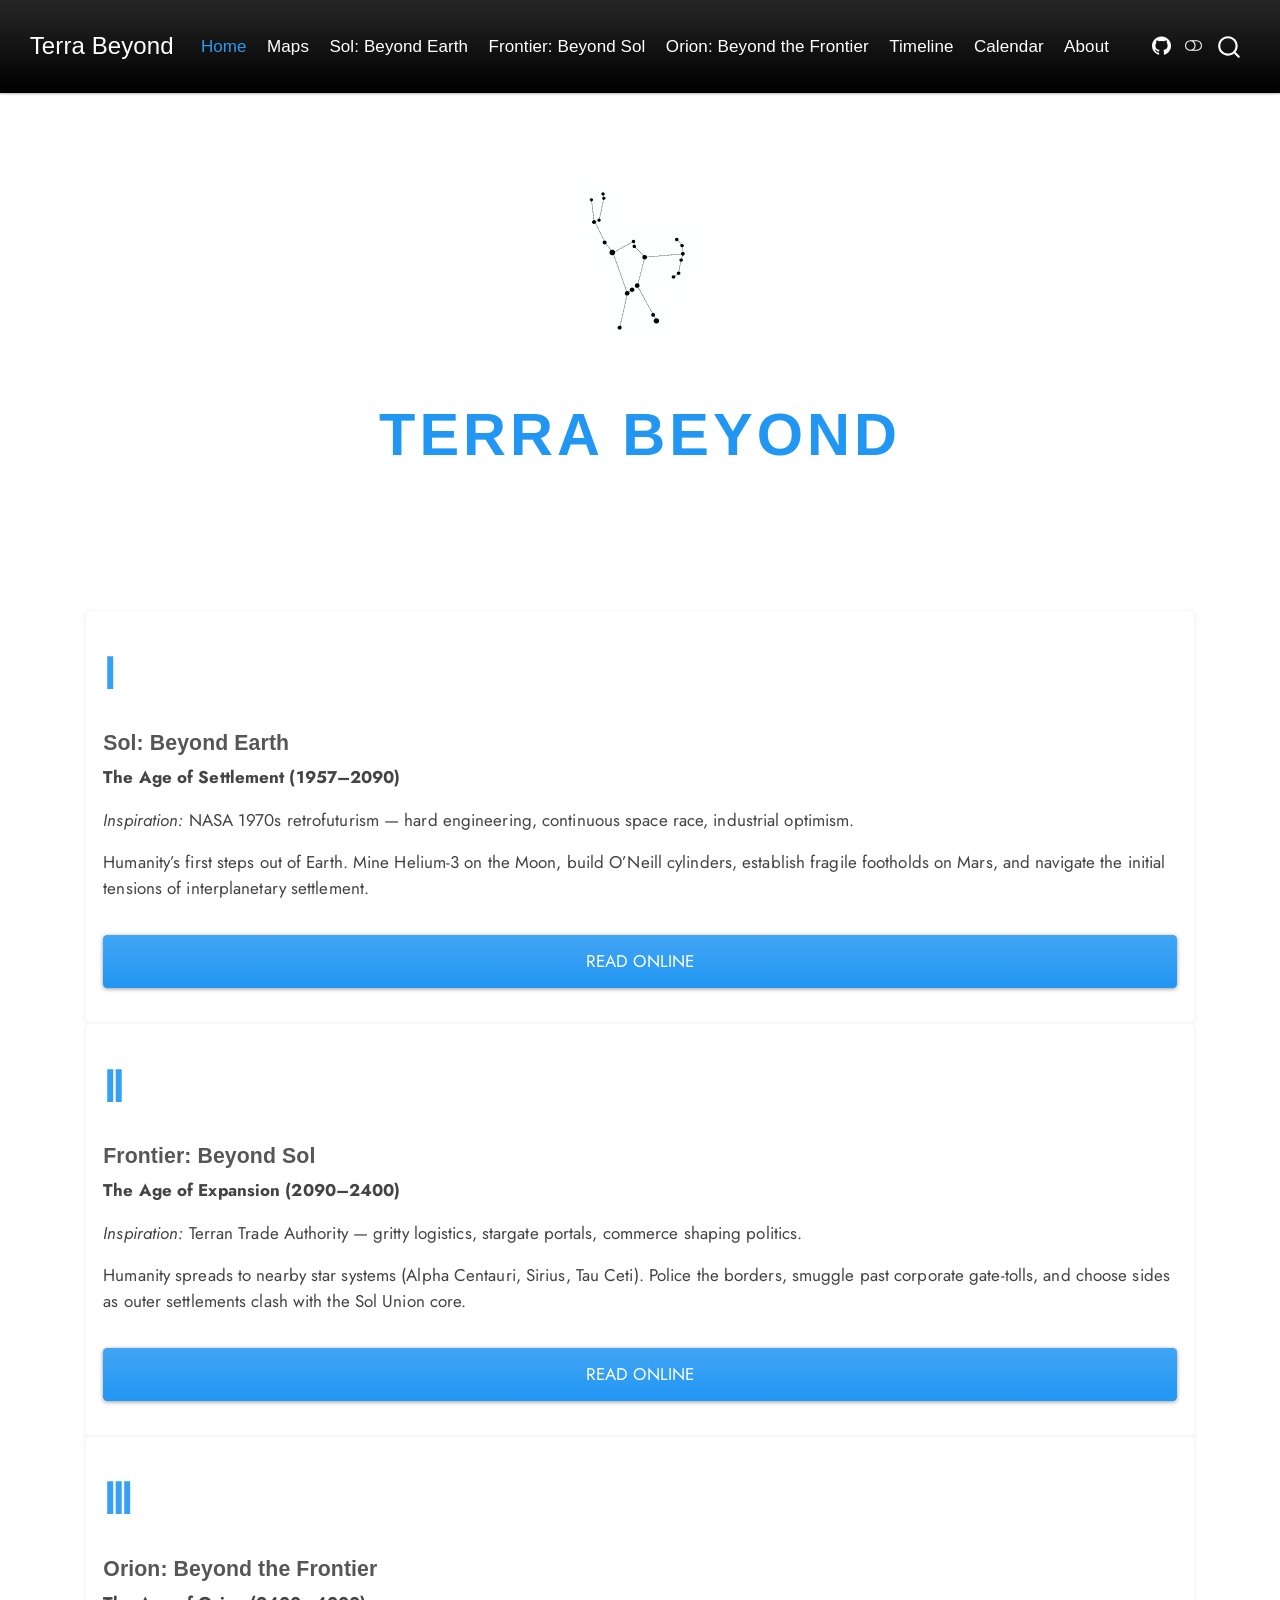
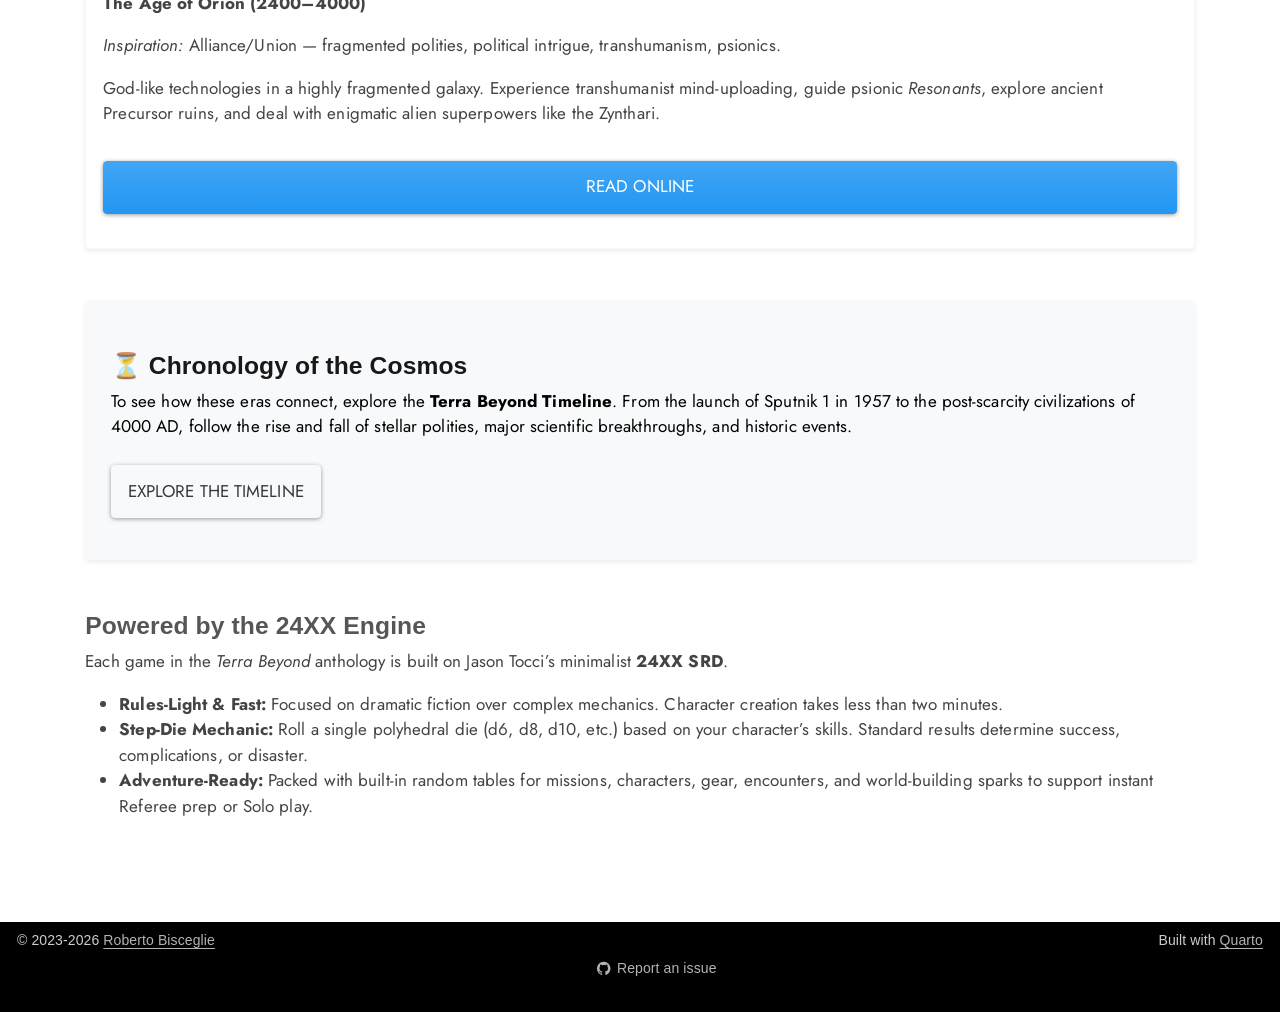
<file: index.html>
<!DOCTYPE html>
<html xmlns="http://www.w3.org/1999/xhtml" lang="en" xml:lang="en"><head>

<meta charset="utf-8">
<meta name="generator" content="quarto-1.10.18">

<meta name="viewport" content="width=device-width, initial-scale=1.0, user-scalable=yes">

<meta name="description" content="A rules-light sci-fi roleplaying anthology across three cosmic ages">

<title>Terra Beyond</title>
<style>
/* Default styles provided by pandoc.
** See https://pandoc.org/MANUAL.html#variables-for-html for config info.
*/
span.smallcaps{font-variant: small-caps;}
div.columns{display: flex; gap: 1.5em;}
div.column{flex: auto;}
@media screen {
div.columns{gap: min(4vw, 1.5em);}
div.column{overflow-x: auto;}
}
div.hanging-indent{margin-left: 1.5em; text-indent: -1.5em;}
ul.task-list{list-style: none;}
ul.task-list li input[type="checkbox"] {
  width: 0.8em;
  margin: 0 0.8em 0.2em -1em; /* quarto-specific, see https://github.com/quarto-dev/quarto-cli/issues/4556 */ 
  vertical-align: middle;
}
</style>


<script src="site_libs/quarto-nav/quarto-nav.js"></script>
<script src="site_libs/quarto-nav/headroom.min.js"></script>
<script src="site_libs/clipboard/clipboard.min.js"></script>
<script src="site_libs/quarto-search/autocomplete.umd.js"></script>
<script src="site_libs/quarto-search/fuse.min.js"></script>
<script src="site_libs/quarto-search/quarto-search.js"></script>
<meta name="quarto:offset" content="./">
<link href="./docs/assets/icon.svg" rel="icon" type="image/svg+xml">
<script src="site_libs/quarto-html/quarto.js" type="module"></script>
<script src="site_libs/quarto-html/tabsets/tabsets.js" type="module"></script>
<script src="site_libs/quarto-html/popper.min.js"></script>
<script src="site_libs/quarto-html/tippy.umd.min.js"></script>
<script src="site_libs/quarto-html/anchor.min.js"></script>
<link href="site_libs/quarto-html/tippy.css" rel="stylesheet">
<link href="site_libs/quarto-html/quarto-syntax-highlighting-64a204ab8560d761af7679ceaba22944.css" rel="stylesheet" class="quarto-color-scheme" id="quarto-text-highlighting-styles">
<link href="site_libs/quarto-html/quarto-syntax-highlighting-dark-b85bc7c33db8c58e0ec93c3465666fed.css" rel="stylesheet" class="quarto-color-scheme quarto-color-alternate" id="quarto-text-highlighting-styles">
<link href="site_libs/quarto-html/quarto-syntax-highlighting-64a204ab8560d761af7679ceaba22944.css" rel="stylesheet" class="quarto-color-scheme-extra" id="quarto-text-highlighting-styles">
<script src="site_libs/bootstrap/bootstrap.min.js"></script>
<link href="site_libs/bootstrap/bootstrap-icons.css" rel="stylesheet">
<link href="site_libs/bootstrap/bootstrap-e9db0dcec3c73b40a3ffd0892be4126d.min.css" rel="stylesheet" append-hash="true" class="quarto-color-scheme" id="quarto-bootstrap" data-mode="light">
<link href="site_libs/bootstrap/bootstrap-dark-d168e7766ee3eb52e8d773437b742b07.min.css" rel="stylesheet" append-hash="true" class="quarto-color-scheme quarto-color-alternate" id="quarto-bootstrap" data-mode="dark">
<link href="site_libs/bootstrap/bootstrap-e9db0dcec3c73b40a3ffd0892be4126d.min.css" rel="stylesheet" append-hash="true" class="quarto-color-scheme-extra" id="quarto-bootstrap" data-mode="light">
<script id="quarto-search-options" type="application/json">{
  "location": "navbar",
  "copy-button": false,
  "collapse-after": 3,
  "panel-placement": "end",
  "type": "overlay",
  "limit": 50,
  "keyboard-shortcut": [
    "f",
    "/",
    "s"
  ],
  "show-item-context": false,
  "language": {
    "search-no-results-text": "No results",
    "search-matching-documents-text": "matching documents",
    "search-copy-link-title": "Copy link to search",
    "search-hide-matches-text": "Hide additional matches",
    "search-more-match-text": "more match in this document",
    "search-more-matches-text": "more matches in this document",
    "search-clear-button-title": "Clear",
    "search-text-placeholder": "",
    "search-detached-cancel-button-title": "Cancel",
    "search-submit-button-title": "Submit",
    "search-label": "Search"
  }
}</script>
<link rel="preconnect" href="https://fonts.googleapis.com">
<link rel="preconnect" href="https://fonts.gstatic.com" crossorigin="">
<link href="https://fonts.googleapis.com/css2?family=Jost:ital,wght@0,300;0,400;0,500;0,600;0,700;1,300;1,400;1,500;1,600;1,700&amp;display=swap" rel="stylesheet">
<style>
@import url('https://fonts.cdnfonts.com/css/nasalization');
</style>


</head>

<body class="nav-fixed quarto-light"><script id="quarto-html-before-body" type="application/javascript">
    const toggleBodyColorMode = (bsSheetEl) => {
      const mode = bsSheetEl.getAttribute("data-mode");
      const bodyEl = window.document.querySelector("body");
      if (mode === "dark") {
        bodyEl.classList.add("quarto-dark");
        bodyEl.classList.remove("quarto-light");
      } else {
        bodyEl.classList.add("quarto-light");
        bodyEl.classList.remove("quarto-dark");
      }
    }
    const toggleBodyColorPrimary = () => {
      const bsSheetEl = window.document.querySelector("link#quarto-bootstrap:not([rel=disabled-stylesheet])");
      if (bsSheetEl) {
        toggleBodyColorMode(bsSheetEl);
      }
    }
    const setColorSchemeToggle = (alternate) => {
      const toggles = window.document.querySelectorAll('.quarto-color-scheme-toggle');
      for (let i=0; i < toggles.length; i++) {
        const toggle = toggles[i];
        if (toggle) {
          if (alternate) {
            toggle.classList.add("alternate");
          } else {
            toggle.classList.remove("alternate");
          }
        }
      }
    };
    const toggleColorMode = (alternate) => {
      // Switch the stylesheets
      const primaryStylesheets = window.document.querySelectorAll('link.quarto-color-scheme:not(.quarto-color-alternate)');
      const alternateStylesheets = window.document.querySelectorAll('link.quarto-color-scheme.quarto-color-alternate');
      manageTransitions('#quarto-margin-sidebar .nav-link', false);
      if (alternate) {
        // note: dark is layered on light, we don't disable primary!
        enableStylesheet(alternateStylesheets);
        for (const sheetNode of alternateStylesheets) {
          if (sheetNode.id === "quarto-bootstrap") {
            toggleBodyColorMode(sheetNode);
          }
        }
      } else {
        disableStylesheet(alternateStylesheets);
        enableStylesheet(primaryStylesheets)
        toggleBodyColorPrimary();
      }
      manageTransitions('#quarto-margin-sidebar .nav-link', true);
      // Switch the toggles
      setColorSchemeToggle(alternate)
      // Hack to workaround the fact that safari doesn't
      // properly recolor the scrollbar when toggling (#1455)
      if (navigator.userAgent.indexOf('Safari') > 0 && navigator.userAgent.indexOf('Chrome') == -1) {
        manageTransitions("body", false);
        window.scrollTo(0, 1);
        setTimeout(() => {
          window.scrollTo(0, 0);
          manageTransitions("body", true);
        }, 40);
      }
    }
    const disableStylesheet = (stylesheets) => {
      for (let i=0; i < stylesheets.length; i++) {
        const stylesheet = stylesheets[i];
        stylesheet.rel = 'disabled-stylesheet';
      }
    }
    const enableStylesheet = (stylesheets) => {
      for (let i=0; i < stylesheets.length; i++) {
        const stylesheet = stylesheets[i];
        if(stylesheet.rel !== 'stylesheet') { // for Chrome, which will still FOUC without this check
          stylesheet.rel = 'stylesheet';
        }
      }
    }
    const manageTransitions = (selector, allowTransitions) => {
      const els = window.document.querySelectorAll(selector);
      for (let i=0; i < els.length; i++) {
        const el = els[i];
        if (allowTransitions) {
          el.classList.remove('notransition');
        } else {
          el.classList.add('notransition');
        }
      }
    }
    const isFileUrl = () => {
      return window.location.protocol === 'file:';
    }
    const hasAlternateSentinel = () => {
      let styleSentinel = getColorSchemeSentinel();
      if (styleSentinel !== null) {
        return styleSentinel === "alternate";
      } else {
        return false;
      }
    }
    const setStyleSentinel = (alternate) => {
      const value = alternate ? "alternate" : "default";
      if (!isFileUrl()) {
        window.localStorage.setItem("quarto-color-scheme", value);
      } else {
        localAlternateSentinel = value;
      }
    }
    const getColorSchemeSentinel = () => {
      if (!isFileUrl()) {
        const storageValue = window.localStorage.getItem("quarto-color-scheme");
        return storageValue != null ? storageValue : localAlternateSentinel;
      } else {
        return localAlternateSentinel;
      }
    }
    const toggleGiscusIfUsed = (isAlternate, darkModeDefault) => {
      const baseTheme = document.querySelector('#giscus-base-theme')?.value ?? 'light';
      const alternateTheme = document.querySelector('#giscus-alt-theme')?.value ?? 'dark';
      let newTheme = '';
      if(authorPrefersDark) {
        newTheme = isAlternate ? baseTheme : alternateTheme;
      } else {
        newTheme = isAlternate ? alternateTheme : baseTheme;
      }
      const changeGiscusTheme = () => {
        // From: https://github.com/giscus/giscus/issues/336
        const sendMessage = (message) => {
          const iframe = document.querySelector('iframe.giscus-frame');
          if (!iframe) return;
          iframe.contentWindow.postMessage({ giscus: message }, 'https://giscus.app');
        }
        sendMessage({
          setConfig: {
            theme: newTheme
          }
        });
      }
      const isGiscussLoaded = window.document.querySelector('iframe.giscus-frame') !== null;
      if (isGiscussLoaded) {
        changeGiscusTheme();
      }
    };
    const authorPrefersDark = false;
    const darkModeDefault = authorPrefersDark;
      document.querySelector('link#quarto-text-highlighting-styles.quarto-color-scheme-extra').rel = 'disabled-stylesheet';
      document.querySelector('link#quarto-bootstrap.quarto-color-scheme-extra').rel = 'disabled-stylesheet';
    let localAlternateSentinel = darkModeDefault ? 'alternate' : 'default';
    // Dark / light mode switch
    window.quartoToggleColorScheme = () => {
      // Read the current dark / light value
      let toAlternate = !hasAlternateSentinel();
      toggleColorMode(toAlternate);
      setStyleSentinel(toAlternate);
      toggleGiscusIfUsed(toAlternate, darkModeDefault);
      window.dispatchEvent(new Event('resize'));
    };
    // Switch to dark mode if need be
    if (hasAlternateSentinel()) {
      toggleColorMode(true);
    } else {
      toggleColorMode(false);
    }
  </script>

<div id="quarto-search-results"></div>
  <header id="quarto-header" class="headroom fixed-top">
    <nav class="navbar navbar-expand-lg " data-bs-theme="dark">
      <div class="navbar-container container-fluid">
      <div class="navbar-brand-container mx-auto">
    <a class="navbar-brand" href="./index.html">
    <span class="navbar-title">Terra Beyond</span>
    </a>
  </div>
            <div id="quarto-search" class="" title="Search"></div>
          <button class="navbar-toggler" type="button" data-bs-toggle="collapse" data-bs-target="#navbarCollapse" aria-controls="navbarCollapse" role="menu" aria-expanded="false" aria-label="Toggle navigation" onclick="if (window.quartoToggleHeadroom) { window.quartoToggleHeadroom(); }">
  <span class="navbar-toggler-icon"></span>
</button>
          <div class="collapse navbar-collapse" id="navbarCollapse">
            <ul class="navbar-nav navbar-nav-scroll me-auto">
  <li class="nav-item">
    <a class="nav-link active" href="./index.html" aria-current="page"> 
<span class="menu-text">Home</span></a>
  </li>  
  <li class="nav-item">
    <a class="nav-link" href="./docs/maps.html"> 
<span class="menu-text">Maps</span></a>
  </li>  
  <li class="nav-item">
    <a class="nav-link" href="./docs/sol-beyond-earth.html"> 
<span class="menu-text">Sol: Beyond Earth</span></a>
  </li>  
  <li class="nav-item">
    <a class="nav-link" href="./docs/frontier-beyond-sol.html"> 
<span class="menu-text">Frontier: Beyond Sol</span></a>
  </li>  
  <li class="nav-item">
    <a class="nav-link" href="./docs/orion-beyond-the-frontier.html"> 
<span class="menu-text">Orion: Beyond the Frontier</span></a>
  </li>  
  <li class="nav-item">
    <a class="nav-link" href="./docs/terra_beyond_timeline.html"> 
<span class="menu-text">Timeline</span></a>
  </li>  
  <li class="nav-item">
    <a class="nav-link" href="./docs/sol_union_calendar.html"> 
<span class="menu-text">Calendar</span></a>
  </li>  
  <li class="nav-item">
    <a class="nav-link" href="./docs/about.html"> 
<span class="menu-text">About</span></a>
  </li>  
</ul>
            <ul class="navbar-nav navbar-nav-scroll ms-auto">
  <li class="nav-item compact">
    <a class="nav-link" href="https://github.com/zeruhur/terra_beyond"> <i class="bi bi-github" role="img">
</i> 
<span class="menu-text"></span></a>
  </li>  
</ul>
          </div> <!-- /navcollapse -->
            <div class="quarto-navbar-tools">
  <a href="" class="quarto-color-scheme-toggle quarto-navigation-tool  px-1" onclick="window.quartoToggleColorScheme(); return false;" title="Toggle dark mode"><i class="bi"></i></a>
</div>
      </div> <!-- /container-fluid -->
    </nav>
</header>
<!-- content -->
<div id="quarto-content" class="quarto-container page-columns page-rows-contents page-layout-full page-navbar">
<!-- sidebar -->
<!-- margin-sidebar -->
    
<!-- main -->
<main class="content column-page" id="quarto-document-content"><header id="title-block-header" class="quarto-title-block"></header>





<div class="text-center py-5">
<div class="quarto-figure quarto-figure-center">
<figure class="figure">
<p><img src="docs/assets/icon.svg" class="img-fluid quarto-figure quarto-figure-center figure-img" style="margin-bottom: 2rem; filter: drop-shadow(0 0 15px rgba(var(--bs-primary-rgb), 0.3));" alt="Terra Beyond Logo" width="140"></p>
</figure>
</div>
<section id="terra-beyond" class="level1">
<h1><span style="color: var(--bs-primary); font-family: 'Nasalization Rg', sans-serif; font-weight: 900; font-size: 3.5rem; letter-spacing: 4px;">TERRA BEYOND</span></h1>
<section id="a-rules-light-sci-fi-roleplaying-anthology-across-three-cosmic-ages" class="level3">
<h3 class="anchored" data-anchor-id="a-rules-light-sci-fi-roleplaying-anthology-across-three-cosmic-ages"><span style="font-family: 'Nasalization Rg', sans-serif; font-weight: 600; color: var(--bs-secondary);">A rules-light sci-fi roleplaying anthology across three cosmic ages</span></h3>
</section>
</section>
</div>
<div class="container my-4">
<div class="row g-4">
<div class="col-12 col-md-4">
<div class="card h-100 shadow-sm border-light">
<section id="section" class="level3 card-body d-flex flex-column">
<h3 class="anchored" data-anchor-id="section"><span style="font-size: 2.5rem; font-weight: 900; color: var(--bs-primary); line-height: 1;">Ⅰ</span></h3>
<section id="sol-beyond-earth" class="level4">
<h4 class="anchored" data-anchor-id="sol-beyond-earth">Sol: Beyond Earth</h4>
<p><strong>The Age of Settlement (1957–2090)</strong></p>
<p><em>Inspiration:</em> NASA 1970s retrofuturism — hard engineering, continuous space race, industrial optimism.</p>
<p>Humanity’s first steps out of Earth. Mine Helium-3 on the Moon, build O’Neill cylinders, establish fragile footholds on Mars, and navigate the initial tensions of interplanetary settlement.</p>
<div class="mt-auto pt-3">
<p><a href="docs/sol-beyond-earth.html" class="btn btn-primary w-100">Read Online</a></p>
</div>
</section>
</section>
</div>
</div>
<div class="col-12 col-md-4">
<div class="card h-100 shadow-sm border-light">
<section id="section-1" class="level3 card-body d-flex flex-column">
<h3 class="anchored" data-anchor-id="section-1"><span style="font-size: 2.5rem; font-weight: 900; color: var(--bs-primary); line-height: 1;">Ⅱ</span></h3>
<section id="frontier-beyond-sol" class="level4">
<h4 class="anchored" data-anchor-id="frontier-beyond-sol">Frontier: Beyond Sol</h4>
<p><strong>The Age of Expansion (2090–2400)</strong></p>
<p><em>Inspiration:</em> Terran Trade Authority — gritty logistics, stargate portals, commerce shaping politics.</p>
<p>Humanity spreads to nearby star systems (Alpha Centauri, Sirius, Tau Ceti). Police the borders, smuggle past corporate gate-tolls, and choose sides as outer settlements clash with the Sol Union core.</p>
<div class="mt-auto pt-3">
<p><a href="docs/frontier-beyond-sol.html" class="btn btn-primary w-100">Read Online</a></p>
</div>
</section>
</section>
</div>
</div>
<div class="col-12 col-md-4">
<div class="card h-100 shadow-sm border-light">
<section id="section-2" class="level3 card-body d-flex flex-column">
<h3 class="anchored" data-anchor-id="section-2"><span style="font-size: 2.5rem; font-weight: 900; color: var(--bs-primary); line-height: 1;">Ⅲ</span></h3>
<section id="orion-beyond-the-frontier" class="level4">
<h4 class="anchored" data-anchor-id="orion-beyond-the-frontier">Orion: Beyond the Frontier</h4>
<p><strong>The Age of Orion (2400–4000)</strong></p>
<p><em>Inspiration:</em> Alliance/Union — fragmented polities, political intrigue, transhumanism, psionics.</p>
<p>God-like technologies in a highly fragmented galaxy. Experience transhumanist mind-uploading, guide psionic <em>Resonants</em>, explore ancient Precursor ruins, and deal with enigmatic alien superpowers like the Zynthari.</p>
<div class="mt-auto pt-3">
<p><a href="docs/orion-beyond-the-frontier.html" class="btn btn-primary w-100">Read Online</a></p>
</div>
</section>
</section>
</div>
</div>
</div>
<div class="row mt-5">
<div class="col-12">
<section id="chronology-of-the-cosmos" class="level3 card bg-light p-4 border-0 shadow-sm">
<h3 class="anchored" data-anchor-id="chronology-of-the-cosmos">⏳ Chronology of the Cosmos</h3>
<p>To see how these eras connect, explore the <strong>Terra Beyond Timeline</strong>. From the launch of Sputnik 1 in 1957 to the post-scarcity civilizations of 4000 AD, follow the rise and fall of stellar polities, major scientific breakthroughs, and historic events.</p>
<p><a href="docs/terra_beyond_timeline.html" class="btn btn-outline-dark mt-2">Explore the Timeline</a></p>
</section>
</div>
</div>
<div class="row mt-5">
<section id="powered-by-the-24xx-engine" class="level3 col-12">
<h3 class="anchored" data-anchor-id="powered-by-the-24xx-engine">Powered by the 24XX Engine</h3>
<p>Each game in the <em>Terra Beyond</em> anthology is built on Jason Tocci’s minimalist <strong>24XX SRD</strong>.</p>
<ul>
<li><strong>Rules-Light &amp; Fast:</strong> Focused on dramatic fiction over complex mechanics. Character creation takes less than two minutes.</li>
<li><strong>Step-Die Mechanic:</strong> Roll a single polyhedral die (d6, d8, d10, etc.) based on your character’s skills. Standard results determine success, complications, or disaster.</li>
<li><strong>Adventure-Ready:</strong> Packed with built-in random tables for missions, characters, gear, encounters, and world-building sparks to support instant Referee prep or Solo play.</li>
</ul>
</section>
</div>
</div>



</main> <!-- /main -->
<script>
document.addEventListener("DOMContentLoaded", function () {
  var sidebar = document.getElementById("quarto-margin-sidebar");
  var formats = document.querySelector(".quarto-alternate-formats");
  if (sidebar && formats) {
    sidebar.insertBefore(formats, sidebar.firstChild);
  }

  // Rename "Typst" label to "PDF"
  document.querySelectorAll(".quarto-alternate-formats a").forEach(function (a) {
    a.childNodes.forEach(function (node) {
      if (node.nodeType === Node.TEXT_NODE && node.textContent.trim() === "Typst") {
        node.textContent = "PDF";
      }
    });
  });
});
</script>
<script id="quarto-html-after-body" type="application/javascript">
  window.document.addEventListener("DOMContentLoaded", function (event) {
    // Ensure there is a toggle, if there isn't float one in the top right
    if (window.document.querySelector('.quarto-color-scheme-toggle') === null) {
      const a = window.document.createElement('a');
      a.classList.add('top-right');
      a.classList.add('quarto-color-scheme-toggle');
      a.href = "";
      a.onclick = function() { try { window.quartoToggleColorScheme(); } catch {} return false; };
      const i = window.document.createElement("i");
      i.classList.add('bi');
      a.appendChild(i);
      window.document.body.appendChild(a);
    }
    setColorSchemeToggle(hasAlternateSentinel())
    const icon = "";
    const anchorJS = new window.AnchorJS();
    anchorJS.options = {
      placement: 'right',
      icon: icon
    };
    anchorJS.add('.anchored');
    const isCodeAnnotation = (el) => {
      for (const clz of el.classList) {
        if (clz.startsWith('code-annotation-')) {                     
          return true;
        }
      }
      return false;
    }
    const onCopySuccess = function(e) {
      // button target
      const button = e.trigger;
      // don't keep focus
      button.blur();
      // flash "checked"
      button.classList.add('code-copy-button-checked');
      var currentTitle = button.getAttribute("title");
      button.setAttribute("title", "Copied!");
      let tooltip;
      if (window.bootstrap) {
        button.setAttribute("data-bs-toggle", "tooltip");
        button.setAttribute("data-bs-placement", "left");
        button.setAttribute("data-bs-title", "Copied!");
        tooltip = new bootstrap.Tooltip(button, 
          { trigger: "manual", 
            customClass: "code-copy-button-tooltip",
            offset: [0, -8]});
        tooltip.show();    
      }
      setTimeout(function() {
        if (tooltip) {
          tooltip.hide();
          button.removeAttribute("data-bs-title");
          button.removeAttribute("data-bs-toggle");
          button.removeAttribute("data-bs-placement");
        }
        button.setAttribute("title", currentTitle);
        button.classList.remove('code-copy-button-checked');
      }, 1000);
      // clear code selection
      e.clearSelection();
    }
    const getTextToCopy = function(trigger) {
      const outerScaffold = trigger.parentElement.cloneNode(true);
      const codeEl = outerScaffold.querySelector('code');
      for (const childEl of codeEl.children) {
        if (isCodeAnnotation(childEl)) {
          childEl.remove();
        }
      }
      return codeEl.innerText;
    }
    const clipboard = new window.ClipboardJS('.code-copy-button:not([data-in-quarto-modal])', {
      text: getTextToCopy
    });
    clipboard.on('success', onCopySuccess);
    if (window.document.getElementById('quarto-embedded-source-code-modal')) {
      const clipboardModal = new window.ClipboardJS('.code-copy-button[data-in-quarto-modal]', {
        text: getTextToCopy,
        container: window.document.getElementById('quarto-embedded-source-code-modal')
      });
      clipboardModal.on('success', onCopySuccess);
    }
      var localhostRegex = new RegExp(/^(?:http|https):\/\/localhost\:?[0-9]*\//);
      var mailtoRegex = new RegExp(/^mailto:/);
        var filterRegex = new RegExp("https:\/\/zeruhur\.github\.io\/terra_beyond\/");
      var isInternal = (href) => {
          return filterRegex.test(href) || localhostRegex.test(href) || mailtoRegex.test(href);
      }
      // Inspect non-navigation links and adorn them if external
     var links = window.document.querySelectorAll('a[href]:not(.nav-link):not(.navbar-brand):not(.toc-action):not(.sidebar-link):not(.sidebar-item-toggle):not(.pagination-link):not(.no-external):not([aria-hidden]):not(.dropdown-item):not(.quarto-navigation-tool):not(.about-link)');
      for (var i=0; i<links.length; i++) {
        const link = links[i];
        if (!isInternal(link.href)) {
          // undo the damage that might have been done by quarto-nav.js in the case of
          // links that we want to consider external
          if (link.dataset.originalHref !== undefined) {
            link.href = link.dataset.originalHref;
          }
        }
      }
    function tippyHover(el, contentFn, onTriggerFn, onUntriggerFn) {
      const config = {
        allowHTML: true,
        maxWidth: 500,
        delay: 100,
        arrow: false,
        appendTo: function(el) {
            return el.parentElement;
        },
        interactive: true,
        interactiveBorder: 10,
        theme: 'quarto',
        placement: 'bottom-start',
      };
      if (contentFn) {
        config.content = contentFn;
      }
      if (onTriggerFn) {
        config.onTrigger = onTriggerFn;
      }
      if (onUntriggerFn) {
        config.onUntrigger = onUntriggerFn;
      }
      window.tippy(el, config); 
    }
    const noterefs = window.document.querySelectorAll('a[role="doc-noteref"]');
    for (var i=0; i<noterefs.length; i++) {
      const ref = noterefs[i];
      tippyHover(ref, function() {
        // use id or data attribute instead here
        let href = ref.getAttribute('data-footnote-href') || ref.getAttribute('href');
        try { href = new URL(href).hash; } catch {}
        const id = href.replace(/^#\/?/, "");
        const note = window.document.getElementById(id);
        if (note) {
          return note.innerHTML;
        } else {
          return "";
        }
      });
    }
    const xrefs = window.document.querySelectorAll('a.quarto-xref');
    const processXRef = (id, note) => {
      // Strip column container classes
      const stripColumnClz = (el) => {
        el.classList.remove("page-full", "page-columns");
        if (el.children) {
          for (const child of el.children) {
            stripColumnClz(child);
          }
        }
      }
      stripColumnClz(note)
      if (id === null || id.startsWith('sec-')) {
        // Special case sections, only their first couple elements
        const container = document.createElement("div");
        if (note.children && note.children.length > 2) {
          container.appendChild(note.children[0].cloneNode(true));
          for (let i = 1; i < note.children.length; i++) {
            const child = note.children[i];
            if (child.tagName === "P" && child.innerText === "") {
              continue;
            } else {
              container.appendChild(child.cloneNode(true));
              break;
            }
          }
          if (window.Quarto?.typesetMath) {
            window.Quarto.typesetMath(container);
          }
          return container.innerHTML
        } else {
          if (window.Quarto?.typesetMath) {
            window.Quarto.typesetMath(note);
          }
          return note.innerHTML;
        }
      } else {
        // Remove any anchor links if they are present
        const anchorLink = note.querySelector('a.anchorjs-link');
        if (anchorLink) {
          anchorLink.remove();
        }
        if (window.Quarto?.typesetMath) {
          window.Quarto.typesetMath(note);
        }
        if (note.classList.contains("callout")) {
          return note.outerHTML;
        } else {
          return note.innerHTML;
        }
      }
    }
    for (var i=0; i<xrefs.length; i++) {
      const xref = xrefs[i];
      tippyHover(xref, undefined, function(instance) {
        instance.disable();
        let url = xref.getAttribute('href');
        let hash = undefined; 
        if (url.startsWith('#')) {
          hash = url;
        } else {
          try { hash = new URL(url).hash; } catch {}
        }
        if (hash) {
          const id = hash.replace(/^#\/?/, "");
          const note = window.document.getElementById(id);
          if (note !== null) {
            try {
              const html = processXRef(id, note.cloneNode(true));
              instance.setContent(html);
            } finally {
              instance.enable();
              instance.show();
            }
          } else {
            // See if we can fetch this
            fetch(url.split('#')[0])
            .then(res => res.text())
            .then(html => {
              const parser = new DOMParser();
              const htmlDoc = parser.parseFromString(html, "text/html");
              const note = htmlDoc.getElementById(id);
              if (note !== null) {
                const html = processXRef(id, note);
                instance.setContent(html);
              } 
            }).finally(() => {
              instance.enable();
              instance.show();
            });
          }
        } else {
          // See if we can fetch a full url (with no hash to target)
          // This is a special case and we should probably do some content thinning / targeting
          fetch(url)
          .then(res => res.text())
          .then(html => {
            const parser = new DOMParser();
            const htmlDoc = parser.parseFromString(html, "text/html");
            const note = htmlDoc.querySelector('main.content');
            if (note !== null) {
              // This should only happen for chapter cross references
              // (since there is no id in the URL)
              // remove the first header
              if (note.children.length > 0 && note.children[0].tagName === "HEADER") {
                note.children[0].remove();
              }
              const html = processXRef(null, note);
              instance.setContent(html);
            } 
          }).finally(() => {
            instance.enable();
            instance.show();
          });
        }
      }, function(instance) {
      });
    }
        let selectedAnnoteEl;
        const selectorForAnnotation = ( cell, annotation) => {
          let cellAttr = 'data-code-cell="' + cell + '"';
          let lineAttr = 'data-code-annotation="' +  annotation + '"';
          const selector = 'span[' + cellAttr + '][' + lineAttr + ']';
          return selector;
        }
        const selectCodeLines = (annoteEl) => {
          const doc = window.document;
          const targetCell = annoteEl.getAttribute("data-target-cell");
          const targetAnnotation = annoteEl.getAttribute("data-target-annotation");
          const annoteSpan = window.document.querySelector(selectorForAnnotation(targetCell, targetAnnotation));
          const lines = annoteSpan.getAttribute("data-code-lines").split(",");
          const lineIds = lines.map((line) => {
            return targetCell + "-" + line;
          })
          let top = null;
          let height = null;
          let parent = null;
          if (lineIds.length > 0) {
              //compute the position of the single el (top and bottom and make a div)
              const el = window.document.getElementById(lineIds[0]);
              top = el.offsetTop;
              height = el.offsetHeight;
              parent = el.parentElement.parentElement;
            if (lineIds.length > 1) {
              const lastEl = window.document.getElementById(lineIds[lineIds.length - 1]);
              const bottom = lastEl.offsetTop + lastEl.offsetHeight;
              height = bottom - top;
            }
            if (top !== null && height !== null && parent !== null) {
              // cook up a div (if necessary) and position it 
              let div = window.document.getElementById("code-annotation-line-highlight");
              if (div === null) {
                div = window.document.createElement("div");
                div.setAttribute("id", "code-annotation-line-highlight");
                div.style.position = 'absolute';
                parent.appendChild(div);
              }
              div.style.top = top - 2 + "px";
              div.style.height = height + 4 + "px";
              div.style.left = 0;
              let gutterDiv = window.document.getElementById("code-annotation-line-highlight-gutter");
              if (gutterDiv === null) {
                gutterDiv = window.document.createElement("div");
                gutterDiv.setAttribute("id", "code-annotation-line-highlight-gutter");
                gutterDiv.style.position = 'absolute';
                const codeCell = window.document.getElementById(targetCell);
                const gutter = codeCell.querySelector('.code-annotation-gutter');
                gutter.appendChild(gutterDiv);
              }
              gutterDiv.style.top = top - 2 + "px";
              gutterDiv.style.height = height + 4 + "px";
            }
            selectedAnnoteEl = annoteEl;
          }
        };
        const unselectCodeLines = () => {
          const elementsIds = ["code-annotation-line-highlight", "code-annotation-line-highlight-gutter"];
          elementsIds.forEach((elId) => {
            const div = window.document.getElementById(elId);
            if (div) {
              div.remove();
            }
          });
          selectedAnnoteEl = undefined;
        };
          // Handle positioning of the toggle
      window.addEventListener(
        "resize",
        throttle(() => {
          elRect = undefined;
          if (selectedAnnoteEl) {
            selectCodeLines(selectedAnnoteEl);
          }
        }, 10)
      );
      function throttle(fn, ms) {
      let throttle = false;
      let timer;
        return (...args) => {
          if(!throttle) { // first call gets through
              fn.apply(this, args);
              throttle = true;
          } else { // all the others get throttled
              if(timer) clearTimeout(timer); // cancel #2
              timer = setTimeout(() => {
                fn.apply(this, args);
                timer = throttle = false;
              }, ms);
          }
        };
      }
        // Attach click handler to the DT
        const annoteDls = window.document.querySelectorAll('dt[data-target-cell]');
        for (const annoteDlNode of annoteDls) {
          annoteDlNode.addEventListener('click', (event) => {
            const clickedEl = event.target;
            if (clickedEl !== selectedAnnoteEl) {
              unselectCodeLines();
              const activeEl = window.document.querySelector('dt[data-target-cell].code-annotation-active');
              if (activeEl) {
                activeEl.classList.remove('code-annotation-active');
              }
              selectCodeLines(clickedEl);
              clickedEl.classList.add('code-annotation-active');
            } else {
              // Unselect the line
              unselectCodeLines();
              clickedEl.classList.remove('code-annotation-active');
            }
          });
        }
    const findCites = (el) => {
      const parentEl = el.parentElement;
      if (parentEl) {
        const cites = parentEl.dataset.cites;
        if (cites) {
          return {
            el,
            cites: cites.split(' ')
          };
        } else {
          return findCites(el.parentElement)
        }
      } else {
        return undefined;
      }
    };
    var bibliorefs = window.document.querySelectorAll('a[role="doc-biblioref"]');
    for (var i=0; i<bibliorefs.length; i++) {
      const ref = bibliorefs[i];
      const citeInfo = findCites(ref);
      if (citeInfo) {
        tippyHover(citeInfo.el, function() {
          var popup = window.document.createElement('div');
          citeInfo.cites.forEach(function(cite) {
            var citeDiv = window.document.createElement('div');
            citeDiv.classList.add('hanging-indent');
            citeDiv.classList.add('csl-entry');
            var biblioDiv = window.document.getElementById('ref-' + cite);
            if (biblioDiv) {
              citeDiv.innerHTML = biblioDiv.innerHTML;
            }
            popup.appendChild(citeDiv);
          });
          return popup.innerHTML;
        });
      }
    }
  });
  </script>
</div> <!-- /content -->
<footer class="footer">
  <div class="nav-footer">
    <div class="nav-footer-left">
<p>© 2023-2026 <a href="https://github.com/zeruhur">Roberto Bisceglie</a></p>
</div>   
    <div class="nav-footer-center">
      &nbsp;
    <div class="toc-actions"><ul><li><a href="https://github.com/zeruhur/terra_beyond/issues/new" class="toc-action"><i class="bi bi-github"></i>Report an issue</a></li></ul></div></div>
    <div class="nav-footer-right">
<p>Built with <a href="https://quarto.org">Quarto</a></p>
</div>
  </div>
</footer>




</body></html>
</file>
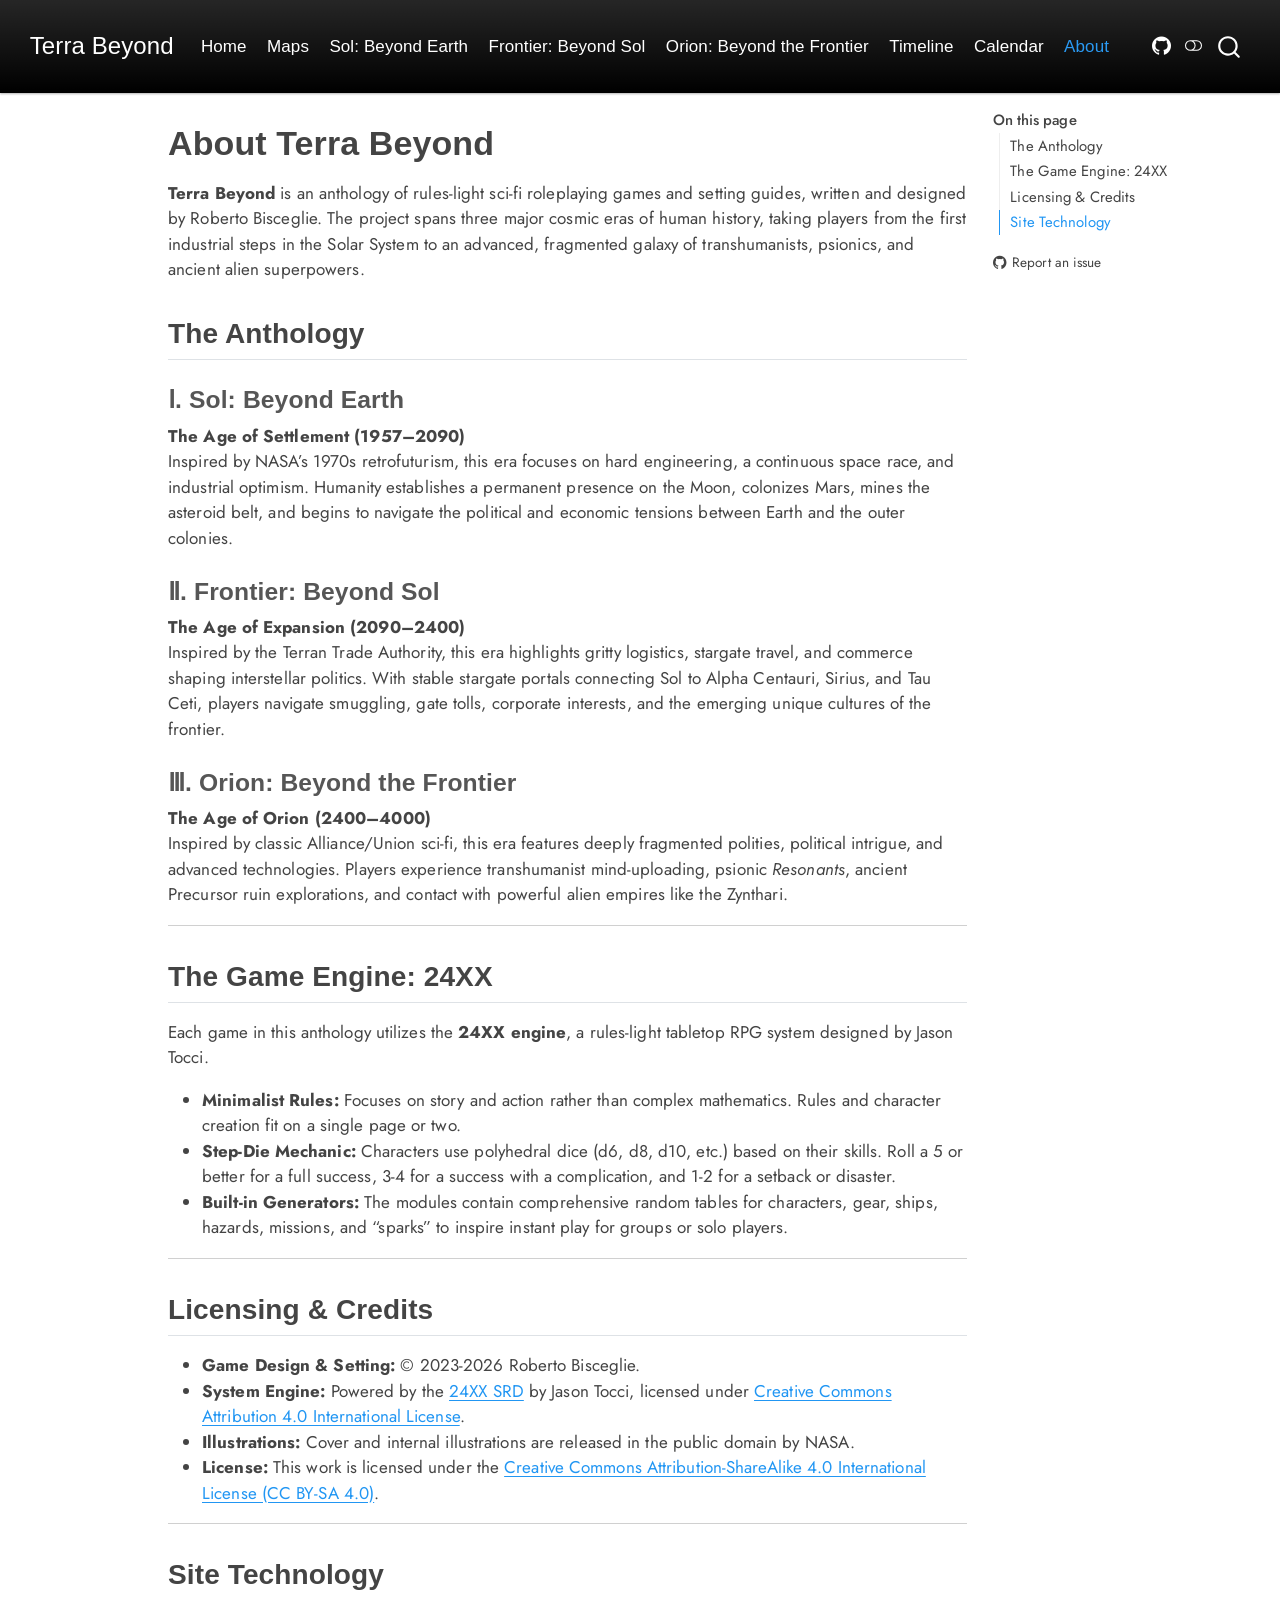
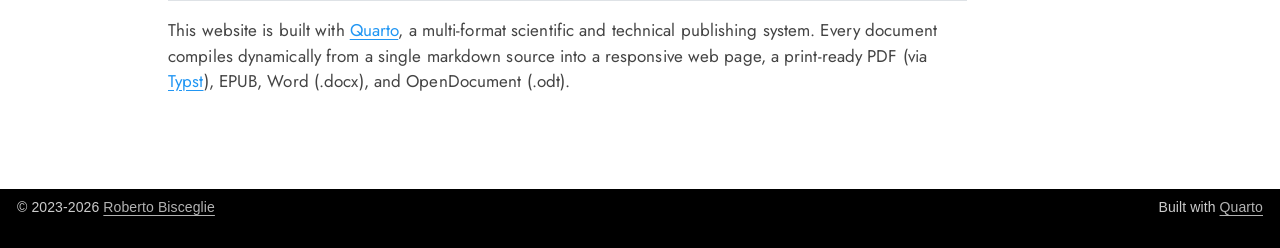
<file: docs/about.html>
<!DOCTYPE html>
<html xmlns="http://www.w3.org/1999/xhtml" lang="en" xml:lang="en"><head>

<meta charset="utf-8">
<meta name="generator" content="quarto-1.10.18">

<meta name="viewport" content="width=device-width, initial-scale=1.0, user-scalable=yes">


<title>About Terra Beyond – Terra Beyond</title>
<style>
/* Default styles provided by pandoc.
** See https://pandoc.org/MANUAL.html#variables-for-html for config info.
*/
span.smallcaps{font-variant: small-caps;}
div.columns{display: flex; gap: 1.5em;}
div.column{flex: auto;}
@media screen {
div.columns{gap: min(4vw, 1.5em);}
div.column{overflow-x: auto;}
}
div.hanging-indent{margin-left: 1.5em; text-indent: -1.5em;}
ul.task-list{list-style: none;}
ul.task-list li input[type="checkbox"] {
  width: 0.8em;
  margin: 0 0.8em 0.2em -1em; /* quarto-specific, see https://github.com/quarto-dev/quarto-cli/issues/4556 */ 
  vertical-align: middle;
}
</style>


<script src="../site_libs/quarto-nav/quarto-nav.js"></script>
<script src="../site_libs/quarto-nav/headroom.min.js"></script>
<script src="../site_libs/clipboard/clipboard.min.js"></script>
<script src="../site_libs/quarto-search/autocomplete.umd.js"></script>
<script src="../site_libs/quarto-search/fuse.min.js"></script>
<script src="../site_libs/quarto-search/quarto-search.js"></script>
<meta name="quarto:offset" content="../">
<link href="../docs/assets/icon.svg" rel="icon" type="image/svg+xml">
<script src="../site_libs/quarto-html/quarto.js" type="module"></script>
<script src="../site_libs/quarto-html/tabsets/tabsets.js" type="module"></script>
<script src="../site_libs/quarto-html/popper.min.js"></script>
<script src="../site_libs/quarto-html/tippy.umd.min.js"></script>
<script src="../site_libs/quarto-html/anchor.min.js"></script>
<link href="../site_libs/quarto-html/tippy.css" rel="stylesheet">
<link href="../site_libs/quarto-html/quarto-syntax-highlighting-64a204ab8560d761af7679ceaba22944.css" rel="stylesheet" class="quarto-color-scheme" id="quarto-text-highlighting-styles">
<link href="../site_libs/quarto-html/quarto-syntax-highlighting-dark-b85bc7c33db8c58e0ec93c3465666fed.css" rel="stylesheet" class="quarto-color-scheme quarto-color-alternate" id="quarto-text-highlighting-styles">
<link href="../site_libs/quarto-html/quarto-syntax-highlighting-64a204ab8560d761af7679ceaba22944.css" rel="stylesheet" class="quarto-color-scheme-extra" id="quarto-text-highlighting-styles">
<script src="../site_libs/bootstrap/bootstrap.min.js"></script>
<link href="../site_libs/bootstrap/bootstrap-icons.css" rel="stylesheet">
<link href="../site_libs/bootstrap/bootstrap-e9db0dcec3c73b40a3ffd0892be4126d.min.css" rel="stylesheet" append-hash="true" class="quarto-color-scheme" id="quarto-bootstrap" data-mode="light">
<link href="../site_libs/bootstrap/bootstrap-dark-d168e7766ee3eb52e8d773437b742b07.min.css" rel="stylesheet" append-hash="true" class="quarto-color-scheme quarto-color-alternate" id="quarto-bootstrap" data-mode="dark">
<link href="../site_libs/bootstrap/bootstrap-e9db0dcec3c73b40a3ffd0892be4126d.min.css" rel="stylesheet" append-hash="true" class="quarto-color-scheme-extra" id="quarto-bootstrap" data-mode="light">
<script id="quarto-search-options" type="application/json">{
  "location": "navbar",
  "copy-button": false,
  "collapse-after": 3,
  "panel-placement": "end",
  "type": "overlay",
  "limit": 50,
  "keyboard-shortcut": [
    "f",
    "/",
    "s"
  ],
  "show-item-context": false,
  "language": {
    "search-no-results-text": "No results",
    "search-matching-documents-text": "matching documents",
    "search-copy-link-title": "Copy link to search",
    "search-hide-matches-text": "Hide additional matches",
    "search-more-match-text": "more match in this document",
    "search-more-matches-text": "more matches in this document",
    "search-clear-button-title": "Clear",
    "search-text-placeholder": "",
    "search-detached-cancel-button-title": "Cancel",
    "search-submit-button-title": "Submit",
    "search-label": "Search"
  }
}</script>
<link rel="preconnect" href="https://fonts.googleapis.com">
<link rel="preconnect" href="https://fonts.gstatic.com" crossorigin="">
<link href="https://fonts.googleapis.com/css2?family=Jost:ital,wght@0,300;0,400;0,500;0,600;0,700;1,300;1,400;1,500;1,600;1,700&amp;display=swap" rel="stylesheet">
<style>
@import url('https://fonts.cdnfonts.com/css/nasalization');
</style>


</head>

<body class="nav-fixed quarto-light"><script id="quarto-html-before-body" type="application/javascript">
    const toggleBodyColorMode = (bsSheetEl) => {
      const mode = bsSheetEl.getAttribute("data-mode");
      const bodyEl = window.document.querySelector("body");
      if (mode === "dark") {
        bodyEl.classList.add("quarto-dark");
        bodyEl.classList.remove("quarto-light");
      } else {
        bodyEl.classList.add("quarto-light");
        bodyEl.classList.remove("quarto-dark");
      }
    }
    const toggleBodyColorPrimary = () => {
      const bsSheetEl = window.document.querySelector("link#quarto-bootstrap:not([rel=disabled-stylesheet])");
      if (bsSheetEl) {
        toggleBodyColorMode(bsSheetEl);
      }
    }
    const setColorSchemeToggle = (alternate) => {
      const toggles = window.document.querySelectorAll('.quarto-color-scheme-toggle');
      for (let i=0; i < toggles.length; i++) {
        const toggle = toggles[i];
        if (toggle) {
          if (alternate) {
            toggle.classList.add("alternate");
          } else {
            toggle.classList.remove("alternate");
          }
        }
      }
    };
    const toggleColorMode = (alternate) => {
      // Switch the stylesheets
      const primaryStylesheets = window.document.querySelectorAll('link.quarto-color-scheme:not(.quarto-color-alternate)');
      const alternateStylesheets = window.document.querySelectorAll('link.quarto-color-scheme.quarto-color-alternate');
      manageTransitions('#quarto-margin-sidebar .nav-link', false);
      if (alternate) {
        // note: dark is layered on light, we don't disable primary!
        enableStylesheet(alternateStylesheets);
        for (const sheetNode of alternateStylesheets) {
          if (sheetNode.id === "quarto-bootstrap") {
            toggleBodyColorMode(sheetNode);
          }
        }
      } else {
        disableStylesheet(alternateStylesheets);
        enableStylesheet(primaryStylesheets)
        toggleBodyColorPrimary();
      }
      manageTransitions('#quarto-margin-sidebar .nav-link', true);
      // Switch the toggles
      setColorSchemeToggle(alternate)
      // Hack to workaround the fact that safari doesn't
      // properly recolor the scrollbar when toggling (#1455)
      if (navigator.userAgent.indexOf('Safari') > 0 && navigator.userAgent.indexOf('Chrome') == -1) {
        manageTransitions("body", false);
        window.scrollTo(0, 1);
        setTimeout(() => {
          window.scrollTo(0, 0);
          manageTransitions("body", true);
        }, 40);
      }
    }
    const disableStylesheet = (stylesheets) => {
      for (let i=0; i < stylesheets.length; i++) {
        const stylesheet = stylesheets[i];
        stylesheet.rel = 'disabled-stylesheet';
      }
    }
    const enableStylesheet = (stylesheets) => {
      for (let i=0; i < stylesheets.length; i++) {
        const stylesheet = stylesheets[i];
        if(stylesheet.rel !== 'stylesheet') { // for Chrome, which will still FOUC without this check
          stylesheet.rel = 'stylesheet';
        }
      }
    }
    const manageTransitions = (selector, allowTransitions) => {
      const els = window.document.querySelectorAll(selector);
      for (let i=0; i < els.length; i++) {
        const el = els[i];
        if (allowTransitions) {
          el.classList.remove('notransition');
        } else {
          el.classList.add('notransition');
        }
      }
    }
    const isFileUrl = () => {
      return window.location.protocol === 'file:';
    }
    const hasAlternateSentinel = () => {
      let styleSentinel = getColorSchemeSentinel();
      if (styleSentinel !== null) {
        return styleSentinel === "alternate";
      } else {
        return false;
      }
    }
    const setStyleSentinel = (alternate) => {
      const value = alternate ? "alternate" : "default";
      if (!isFileUrl()) {
        window.localStorage.setItem("quarto-color-scheme", value);
      } else {
        localAlternateSentinel = value;
      }
    }
    const getColorSchemeSentinel = () => {
      if (!isFileUrl()) {
        const storageValue = window.localStorage.getItem("quarto-color-scheme");
        return storageValue != null ? storageValue : localAlternateSentinel;
      } else {
        return localAlternateSentinel;
      }
    }
    const toggleGiscusIfUsed = (isAlternate, darkModeDefault) => {
      const baseTheme = document.querySelector('#giscus-base-theme')?.value ?? 'light';
      const alternateTheme = document.querySelector('#giscus-alt-theme')?.value ?? 'dark';
      let newTheme = '';
      if(authorPrefersDark) {
        newTheme = isAlternate ? baseTheme : alternateTheme;
      } else {
        newTheme = isAlternate ? alternateTheme : baseTheme;
      }
      const changeGiscusTheme = () => {
        // From: https://github.com/giscus/giscus/issues/336
        const sendMessage = (message) => {
          const iframe = document.querySelector('iframe.giscus-frame');
          if (!iframe) return;
          iframe.contentWindow.postMessage({ giscus: message }, 'https://giscus.app');
        }
        sendMessage({
          setConfig: {
            theme: newTheme
          }
        });
      }
      const isGiscussLoaded = window.document.querySelector('iframe.giscus-frame') !== null;
      if (isGiscussLoaded) {
        changeGiscusTheme();
      }
    };
    const authorPrefersDark = false;
    const darkModeDefault = authorPrefersDark;
      document.querySelector('link#quarto-text-highlighting-styles.quarto-color-scheme-extra').rel = 'disabled-stylesheet';
      document.querySelector('link#quarto-bootstrap.quarto-color-scheme-extra').rel = 'disabled-stylesheet';
    let localAlternateSentinel = darkModeDefault ? 'alternate' : 'default';
    // Dark / light mode switch
    window.quartoToggleColorScheme = () => {
      // Read the current dark / light value
      let toAlternate = !hasAlternateSentinel();
      toggleColorMode(toAlternate);
      setStyleSentinel(toAlternate);
      toggleGiscusIfUsed(toAlternate, darkModeDefault);
      window.dispatchEvent(new Event('resize'));
    };
    // Switch to dark mode if need be
    if (hasAlternateSentinel()) {
      toggleColorMode(true);
    } else {
      toggleColorMode(false);
    }
  </script>

<div id="quarto-search-results"></div>
  <header id="quarto-header" class="headroom fixed-top">
    <nav class="navbar navbar-expand-lg " data-bs-theme="dark">
      <div class="navbar-container container-fluid">
      <div class="navbar-brand-container mx-auto">
    <a class="navbar-brand" href="../index.html">
    <span class="navbar-title">Terra Beyond</span>
    </a>
  </div>
            <div id="quarto-search" class="" title="Search"></div>
          <button class="navbar-toggler" type="button" data-bs-toggle="collapse" data-bs-target="#navbarCollapse" aria-controls="navbarCollapse" role="menu" aria-expanded="false" aria-label="Toggle navigation" onclick="if (window.quartoToggleHeadroom) { window.quartoToggleHeadroom(); }">
  <span class="navbar-toggler-icon"></span>
</button>
          <div class="collapse navbar-collapse" id="navbarCollapse">
            <ul class="navbar-nav navbar-nav-scroll me-auto">
  <li class="nav-item">
    <a class="nav-link" href="../index.html"> 
<span class="menu-text">Home</span></a>
  </li>  
  <li class="nav-item">
    <a class="nav-link" href="../docs/maps.html"> 
<span class="menu-text">Maps</span></a>
  </li>  
  <li class="nav-item">
    <a class="nav-link" href="../docs/sol-beyond-earth.html"> 
<span class="menu-text">Sol: Beyond Earth</span></a>
  </li>  
  <li class="nav-item">
    <a class="nav-link" href="../docs/frontier-beyond-sol.html"> 
<span class="menu-text">Frontier: Beyond Sol</span></a>
  </li>  
  <li class="nav-item">
    <a class="nav-link" href="../docs/orion-beyond-the-frontier.html"> 
<span class="menu-text">Orion: Beyond the Frontier</span></a>
  </li>  
  <li class="nav-item">
    <a class="nav-link" href="../docs/terra_beyond_timeline.html"> 
<span class="menu-text">Timeline</span></a>
  </li>  
  <li class="nav-item">
    <a class="nav-link" href="../docs/sol_union_calendar.html"> 
<span class="menu-text">Calendar</span></a>
  </li>  
  <li class="nav-item">
    <a class="nav-link active" href="../docs/about.html" aria-current="page"> 
<span class="menu-text">About</span></a>
  </li>  
</ul>
            <ul class="navbar-nav navbar-nav-scroll ms-auto">
  <li class="nav-item compact">
    <a class="nav-link" href="https://github.com/zeruhur/terra_beyond"> <i class="bi bi-github" role="img">
</i> 
<span class="menu-text"></span></a>
  </li>  
</ul>
          </div> <!-- /navcollapse -->
            <div class="quarto-navbar-tools">
  <a href="" class="quarto-color-scheme-toggle quarto-navigation-tool  px-1" onclick="window.quartoToggleColorScheme(); return false;" title="Toggle dark mode"><i class="bi"></i></a>
</div>
      </div> <!-- /container-fluid -->
    </nav>
</header>
<!-- content -->
<div id="quarto-content" class="quarto-container page-columns page-rows-contents page-layout-article page-navbar">
<!-- sidebar -->
<!-- margin-sidebar -->
    <div id="quarto-margin-sidebar" class="sidebar margin-sidebar">
        <nav id="TOC" role="doc-toc" class="toc-active">
    <h2 id="toc-title">On this page</h2>
   
  <ul>
  <li><a href="#the-anthology" id="toc-the-anthology" class="nav-link active" data-scroll-target="#the-anthology">The Anthology</a>
  <ul class="collapse">
  <li><a href="#sol-beyond-earth" id="toc-sol-beyond-earth" class="nav-link" data-scroll-target="#sol-beyond-earth">Ⅰ. Sol: Beyond Earth</a></li>
  <li><a href="#frontier-beyond-sol" id="toc-frontier-beyond-sol" class="nav-link" data-scroll-target="#frontier-beyond-sol">Ⅱ. Frontier: Beyond Sol</a></li>
  <li><a href="#orion-beyond-the-frontier" id="toc-orion-beyond-the-frontier" class="nav-link" data-scroll-target="#orion-beyond-the-frontier">Ⅲ. Orion: Beyond the Frontier</a></li>
  </ul></li>
  <li><a href="#the-game-engine-24xx" id="toc-the-game-engine-24xx" class="nav-link" data-scroll-target="#the-game-engine-24xx">The Game Engine: 24XX</a></li>
  <li><a href="#licensing-credits" id="toc-licensing-credits" class="nav-link" data-scroll-target="#licensing-credits">Licensing &amp; Credits</a></li>
  <li><a href="#site-technology" id="toc-site-technology" class="nav-link" data-scroll-target="#site-technology">Site Technology</a></li>
  </ul>
<div class="toc-actions"><ul><li><a href="https://github.com/zeruhur/terra_beyond/issues/new" class="toc-action"><i class="bi bi-github"></i>Report an issue</a></li></ul></div></nav>
    </div>
<!-- main -->
<main class="content" id="quarto-document-content">


<header id="title-block-header" class="quarto-title-block default">
<div class="quarto-title">
<h1 class="title">About Terra Beyond</h1>
</div>



<div class="quarto-title-meta">

    
  
    
  </div>
  


</header>


<p><strong>Terra Beyond</strong> is an anthology of rules-light sci-fi roleplaying games and setting guides, written and designed by Roberto Bisceglie. The project spans three major cosmic eras of human history, taking players from the first industrial steps in the Solar System to an advanced, fragmented galaxy of transhumanists, psionics, and ancient alien superpowers.</p>
<section id="the-anthology" class="level2">
<h2 class="anchored" data-anchor-id="the-anthology">The Anthology</h2>
<section id="sol-beyond-earth" class="level3">
<h3 class="anchored" data-anchor-id="sol-beyond-earth">Ⅰ. Sol: Beyond Earth</h3>
<p><strong>The Age of Settlement (1957–2090)</strong><br>
Inspired by NASA’s 1970s retrofuturism, this era focuses on hard engineering, a continuous space race, and industrial optimism. Humanity establishes a permanent presence on the Moon, colonizes Mars, mines the asteroid belt, and begins to navigate the political and economic tensions between Earth and the outer colonies.</p>
</section>
<section id="frontier-beyond-sol" class="level3">
<h3 class="anchored" data-anchor-id="frontier-beyond-sol">Ⅱ. Frontier: Beyond Sol</h3>
<p><strong>The Age of Expansion (2090–2400)</strong><br>
Inspired by the Terran Trade Authority, this era highlights gritty logistics, stargate travel, and commerce shaping interstellar politics. With stable stargate portals connecting Sol to Alpha Centauri, Sirius, and Tau Ceti, players navigate smuggling, gate tolls, corporate interests, and the emerging unique cultures of the frontier.</p>
</section>
<section id="orion-beyond-the-frontier" class="level3">
<h3 class="anchored" data-anchor-id="orion-beyond-the-frontier">Ⅲ. Orion: Beyond the Frontier</h3>
<p><strong>The Age of Orion (2400–4000)</strong><br>
Inspired by classic Alliance/Union sci-fi, this era features deeply fragmented polities, political intrigue, and advanced technologies. Players experience transhumanist mind-uploading, psionic <em>Resonants</em>, ancient Precursor ruin explorations, and contact with powerful alien empires like the Zynthari.</p>
<hr>
</section>
</section>
<section id="the-game-engine-24xx" class="level2">
<h2 class="anchored" data-anchor-id="the-game-engine-24xx">The Game Engine: 24XX</h2>
<p>Each game in this anthology utilizes the <strong>24XX engine</strong>, a rules-light tabletop RPG system designed by Jason Tocci.</p>
<ul>
<li><strong>Minimalist Rules:</strong> Focuses on story and action rather than complex mathematics. Rules and character creation fit on a single page or two.</li>
<li><strong>Step-Die Mechanic:</strong> Characters use polyhedral dice (d6, d8, d10, etc.) based on their skills. Roll a 5 or better for a full success, 3-4 for a success with a complication, and 1-2 for a setback or disaster.</li>
<li><strong>Built-in Generators:</strong> The modules contain comprehensive random tables for characters, gear, ships, hazards, missions, and “sparks” to inspire instant play for groups or solo players.</li>
</ul>
<hr>
</section>
<section id="licensing-credits" class="level2">
<h2 class="anchored" data-anchor-id="licensing-credits">Licensing &amp; Credits</h2>
<ul>
<li><strong>Game Design &amp; Setting:</strong> © 2023-2026 Roberto Bisceglie.</li>
<li><strong>System Engine:</strong> Powered by the <a href="https://jasontocci.itch.io/24xx">24XX SRD</a> by Jason Tocci, licensed under <a href="https://creativecommons.org/licenses/by/4.0/">Creative Commons Attribution 4.0 International License</a>.</li>
<li><strong>Illustrations:</strong> Cover and internal illustrations are released in the public domain by NASA.</li>
<li><strong>License:</strong> This work is licensed under the <a href="https://creativecommons.org/licenses/by-sa/4.0/">Creative Commons Attribution-ShareAlike 4.0 International License (CC BY-SA 4.0)</a>.</li>
</ul>
<hr>
</section>
<section id="site-technology" class="level2">
<h2 class="anchored" data-anchor-id="site-technology">Site Technology</h2>
<p>This website is built with <a href="https://quarto.org/">Quarto</a>, a multi-format scientific and technical publishing system. Every document compiles dynamically from a single markdown source into a responsive web page, a print-ready PDF (via <a href="https://typst.app/">Typst</a>), EPUB, Word (.docx), and OpenDocument (.odt).</p>


</section>

</main> <!-- /main -->
<script>
document.addEventListener("DOMContentLoaded", function () {
  var sidebar = document.getElementById("quarto-margin-sidebar");
  var formats = document.querySelector(".quarto-alternate-formats");
  if (sidebar && formats) {
    sidebar.insertBefore(formats, sidebar.firstChild);
  }

  // Rename "Typst" label to "PDF"
  document.querySelectorAll(".quarto-alternate-formats a").forEach(function (a) {
    a.childNodes.forEach(function (node) {
      if (node.nodeType === Node.TEXT_NODE && node.textContent.trim() === "Typst") {
        node.textContent = "PDF";
      }
    });
  });
});
</script>
<script id="quarto-html-after-body" type="application/javascript">
  window.document.addEventListener("DOMContentLoaded", function (event) {
    // Ensure there is a toggle, if there isn't float one in the top right
    if (window.document.querySelector('.quarto-color-scheme-toggle') === null) {
      const a = window.document.createElement('a');
      a.classList.add('top-right');
      a.classList.add('quarto-color-scheme-toggle');
      a.href = "";
      a.onclick = function() { try { window.quartoToggleColorScheme(); } catch {} return false; };
      const i = window.document.createElement("i");
      i.classList.add('bi');
      a.appendChild(i);
      window.document.body.appendChild(a);
    }
    setColorSchemeToggle(hasAlternateSentinel())
    const icon = "";
    const anchorJS = new window.AnchorJS();
    anchorJS.options = {
      placement: 'right',
      icon: icon
    };
    anchorJS.add('.anchored');
    const isCodeAnnotation = (el) => {
      for (const clz of el.classList) {
        if (clz.startsWith('code-annotation-')) {                     
          return true;
        }
      }
      return false;
    }
    const onCopySuccess = function(e) {
      // button target
      const button = e.trigger;
      // don't keep focus
      button.blur();
      // flash "checked"
      button.classList.add('code-copy-button-checked');
      var currentTitle = button.getAttribute("title");
      button.setAttribute("title", "Copied!");
      let tooltip;
      if (window.bootstrap) {
        button.setAttribute("data-bs-toggle", "tooltip");
        button.setAttribute("data-bs-placement", "left");
        button.setAttribute("data-bs-title", "Copied!");
        tooltip = new bootstrap.Tooltip(button, 
          { trigger: "manual", 
            customClass: "code-copy-button-tooltip",
            offset: [0, -8]});
        tooltip.show();    
      }
      setTimeout(function() {
        if (tooltip) {
          tooltip.hide();
          button.removeAttribute("data-bs-title");
          button.removeAttribute("data-bs-toggle");
          button.removeAttribute("data-bs-placement");
        }
        button.setAttribute("title", currentTitle);
        button.classList.remove('code-copy-button-checked');
      }, 1000);
      // clear code selection
      e.clearSelection();
    }
    const getTextToCopy = function(trigger) {
      const outerScaffold = trigger.parentElement.cloneNode(true);
      const codeEl = outerScaffold.querySelector('code');
      for (const childEl of codeEl.children) {
        if (isCodeAnnotation(childEl)) {
          childEl.remove();
        }
      }
      return codeEl.innerText;
    }
    const clipboard = new window.ClipboardJS('.code-copy-button:not([data-in-quarto-modal])', {
      text: getTextToCopy
    });
    clipboard.on('success', onCopySuccess);
    if (window.document.getElementById('quarto-embedded-source-code-modal')) {
      const clipboardModal = new window.ClipboardJS('.code-copy-button[data-in-quarto-modal]', {
        text: getTextToCopy,
        container: window.document.getElementById('quarto-embedded-source-code-modal')
      });
      clipboardModal.on('success', onCopySuccess);
    }
      var localhostRegex = new RegExp(/^(?:http|https):\/\/localhost\:?[0-9]*\//);
      var mailtoRegex = new RegExp(/^mailto:/);
        var filterRegex = new RegExp("https:\/\/zeruhur\.github\.io\/terra_beyond\/");
      var isInternal = (href) => {
          return filterRegex.test(href) || localhostRegex.test(href) || mailtoRegex.test(href);
      }
      // Inspect non-navigation links and adorn them if external
     var links = window.document.querySelectorAll('a[href]:not(.nav-link):not(.navbar-brand):not(.toc-action):not(.sidebar-link):not(.sidebar-item-toggle):not(.pagination-link):not(.no-external):not([aria-hidden]):not(.dropdown-item):not(.quarto-navigation-tool):not(.about-link)');
      for (var i=0; i<links.length; i++) {
        const link = links[i];
        if (!isInternal(link.href)) {
          // undo the damage that might have been done by quarto-nav.js in the case of
          // links that we want to consider external
          if (link.dataset.originalHref !== undefined) {
            link.href = link.dataset.originalHref;
          }
        }
      }
    function tippyHover(el, contentFn, onTriggerFn, onUntriggerFn) {
      const config = {
        allowHTML: true,
        maxWidth: 500,
        delay: 100,
        arrow: false,
        appendTo: function(el) {
            return el.parentElement;
        },
        interactive: true,
        interactiveBorder: 10,
        theme: 'quarto',
        placement: 'bottom-start',
      };
      if (contentFn) {
        config.content = contentFn;
      }
      if (onTriggerFn) {
        config.onTrigger = onTriggerFn;
      }
      if (onUntriggerFn) {
        config.onUntrigger = onUntriggerFn;
      }
      window.tippy(el, config); 
    }
    const noterefs = window.document.querySelectorAll('a[role="doc-noteref"]');
    for (var i=0; i<noterefs.length; i++) {
      const ref = noterefs[i];
      tippyHover(ref, function() {
        // use id or data attribute instead here
        let href = ref.getAttribute('data-footnote-href') || ref.getAttribute('href');
        try { href = new URL(href).hash; } catch {}
        const id = href.replace(/^#\/?/, "");
        const note = window.document.getElementById(id);
        if (note) {
          return note.innerHTML;
        } else {
          return "";
        }
      });
    }
    const xrefs = window.document.querySelectorAll('a.quarto-xref');
    const processXRef = (id, note) => {
      // Strip column container classes
      const stripColumnClz = (el) => {
        el.classList.remove("page-full", "page-columns");
        if (el.children) {
          for (const child of el.children) {
            stripColumnClz(child);
          }
        }
      }
      stripColumnClz(note)
      if (id === null || id.startsWith('sec-')) {
        // Special case sections, only their first couple elements
        const container = document.createElement("div");
        if (note.children && note.children.length > 2) {
          container.appendChild(note.children[0].cloneNode(true));
          for (let i = 1; i < note.children.length; i++) {
            const child = note.children[i];
            if (child.tagName === "P" && child.innerText === "") {
              continue;
            } else {
              container.appendChild(child.cloneNode(true));
              break;
            }
          }
          if (window.Quarto?.typesetMath) {
            window.Quarto.typesetMath(container);
          }
          return container.innerHTML
        } else {
          if (window.Quarto?.typesetMath) {
            window.Quarto.typesetMath(note);
          }
          return note.innerHTML;
        }
      } else {
        // Remove any anchor links if they are present
        const anchorLink = note.querySelector('a.anchorjs-link');
        if (anchorLink) {
          anchorLink.remove();
        }
        if (window.Quarto?.typesetMath) {
          window.Quarto.typesetMath(note);
        }
        if (note.classList.contains("callout")) {
          return note.outerHTML;
        } else {
          return note.innerHTML;
        }
      }
    }
    for (var i=0; i<xrefs.length; i++) {
      const xref = xrefs[i];
      tippyHover(xref, undefined, function(instance) {
        instance.disable();
        let url = xref.getAttribute('href');
        let hash = undefined; 
        if (url.startsWith('#')) {
          hash = url;
        } else {
          try { hash = new URL(url).hash; } catch {}
        }
        if (hash) {
          const id = hash.replace(/^#\/?/, "");
          const note = window.document.getElementById(id);
          if (note !== null) {
            try {
              const html = processXRef(id, note.cloneNode(true));
              instance.setContent(html);
            } finally {
              instance.enable();
              instance.show();
            }
          } else {
            // See if we can fetch this
            fetch(url.split('#')[0])
            .then(res => res.text())
            .then(html => {
              const parser = new DOMParser();
              const htmlDoc = parser.parseFromString(html, "text/html");
              const note = htmlDoc.getElementById(id);
              if (note !== null) {
                const html = processXRef(id, note);
                instance.setContent(html);
              } 
            }).finally(() => {
              instance.enable();
              instance.show();
            });
          }
        } else {
          // See if we can fetch a full url (with no hash to target)
          // This is a special case and we should probably do some content thinning / targeting
          fetch(url)
          .then(res => res.text())
          .then(html => {
            const parser = new DOMParser();
            const htmlDoc = parser.parseFromString(html, "text/html");
            const note = htmlDoc.querySelector('main.content');
            if (note !== null) {
              // This should only happen for chapter cross references
              // (since there is no id in the URL)
              // remove the first header
              if (note.children.length > 0 && note.children[0].tagName === "HEADER") {
                note.children[0].remove();
              }
              const html = processXRef(null, note);
              instance.setContent(html);
            } 
          }).finally(() => {
            instance.enable();
            instance.show();
          });
        }
      }, function(instance) {
      });
    }
        let selectedAnnoteEl;
        const selectorForAnnotation = ( cell, annotation) => {
          let cellAttr = 'data-code-cell="' + cell + '"';
          let lineAttr = 'data-code-annotation="' +  annotation + '"';
          const selector = 'span[' + cellAttr + '][' + lineAttr + ']';
          return selector;
        }
        const selectCodeLines = (annoteEl) => {
          const doc = window.document;
          const targetCell = annoteEl.getAttribute("data-target-cell");
          const targetAnnotation = annoteEl.getAttribute("data-target-annotation");
          const annoteSpan = window.document.querySelector(selectorForAnnotation(targetCell, targetAnnotation));
          const lines = annoteSpan.getAttribute("data-code-lines").split(",");
          const lineIds = lines.map((line) => {
            return targetCell + "-" + line;
          })
          let top = null;
          let height = null;
          let parent = null;
          if (lineIds.length > 0) {
              //compute the position of the single el (top and bottom and make a div)
              const el = window.document.getElementById(lineIds[0]);
              top = el.offsetTop;
              height = el.offsetHeight;
              parent = el.parentElement.parentElement;
            if (lineIds.length > 1) {
              const lastEl = window.document.getElementById(lineIds[lineIds.length - 1]);
              const bottom = lastEl.offsetTop + lastEl.offsetHeight;
              height = bottom - top;
            }
            if (top !== null && height !== null && parent !== null) {
              // cook up a div (if necessary) and position it 
              let div = window.document.getElementById("code-annotation-line-highlight");
              if (div === null) {
                div = window.document.createElement("div");
                div.setAttribute("id", "code-annotation-line-highlight");
                div.style.position = 'absolute';
                parent.appendChild(div);
              }
              div.style.top = top - 2 + "px";
              div.style.height = height + 4 + "px";
              div.style.left = 0;
              let gutterDiv = window.document.getElementById("code-annotation-line-highlight-gutter");
              if (gutterDiv === null) {
                gutterDiv = window.document.createElement("div");
                gutterDiv.setAttribute("id", "code-annotation-line-highlight-gutter");
                gutterDiv.style.position = 'absolute';
                const codeCell = window.document.getElementById(targetCell);
                const gutter = codeCell.querySelector('.code-annotation-gutter');
                gutter.appendChild(gutterDiv);
              }
              gutterDiv.style.top = top - 2 + "px";
              gutterDiv.style.height = height + 4 + "px";
            }
            selectedAnnoteEl = annoteEl;
          }
        };
        const unselectCodeLines = () => {
          const elementsIds = ["code-annotation-line-highlight", "code-annotation-line-highlight-gutter"];
          elementsIds.forEach((elId) => {
            const div = window.document.getElementById(elId);
            if (div) {
              div.remove();
            }
          });
          selectedAnnoteEl = undefined;
        };
          // Handle positioning of the toggle
      window.addEventListener(
        "resize",
        throttle(() => {
          elRect = undefined;
          if (selectedAnnoteEl) {
            selectCodeLines(selectedAnnoteEl);
          }
        }, 10)
      );
      function throttle(fn, ms) {
      let throttle = false;
      let timer;
        return (...args) => {
          if(!throttle) { // first call gets through
              fn.apply(this, args);
              throttle = true;
          } else { // all the others get throttled
              if(timer) clearTimeout(timer); // cancel #2
              timer = setTimeout(() => {
                fn.apply(this, args);
                timer = throttle = false;
              }, ms);
          }
        };
      }
        // Attach click handler to the DT
        const annoteDls = window.document.querySelectorAll('dt[data-target-cell]');
        for (const annoteDlNode of annoteDls) {
          annoteDlNode.addEventListener('click', (event) => {
            const clickedEl = event.target;
            if (clickedEl !== selectedAnnoteEl) {
              unselectCodeLines();
              const activeEl = window.document.querySelector('dt[data-target-cell].code-annotation-active');
              if (activeEl) {
                activeEl.classList.remove('code-annotation-active');
              }
              selectCodeLines(clickedEl);
              clickedEl.classList.add('code-annotation-active');
            } else {
              // Unselect the line
              unselectCodeLines();
              clickedEl.classList.remove('code-annotation-active');
            }
          });
        }
    const findCites = (el) => {
      const parentEl = el.parentElement;
      if (parentEl) {
        const cites = parentEl.dataset.cites;
        if (cites) {
          return {
            el,
            cites: cites.split(' ')
          };
        } else {
          return findCites(el.parentElement)
        }
      } else {
        return undefined;
      }
    };
    var bibliorefs = window.document.querySelectorAll('a[role="doc-biblioref"]');
    for (var i=0; i<bibliorefs.length; i++) {
      const ref = bibliorefs[i];
      const citeInfo = findCites(ref);
      if (citeInfo) {
        tippyHover(citeInfo.el, function() {
          var popup = window.document.createElement('div');
          citeInfo.cites.forEach(function(cite) {
            var citeDiv = window.document.createElement('div');
            citeDiv.classList.add('hanging-indent');
            citeDiv.classList.add('csl-entry');
            var biblioDiv = window.document.getElementById('ref-' + cite);
            if (biblioDiv) {
              citeDiv.innerHTML = biblioDiv.innerHTML;
            }
            popup.appendChild(citeDiv);
          });
          return popup.innerHTML;
        });
      }
    }
  });
  </script>
</div> <!-- /content -->
<footer class="footer">
  <div class="nav-footer">
    <div class="nav-footer-left">
<p>© 2023-2026 <a href="https://github.com/zeruhur">Roberto Bisceglie</a></p>
</div>   
    <div class="nav-footer-center">
      &nbsp;
    <div class="toc-actions d-sm-block d-md-none"><ul><li><a href="https://github.com/zeruhur/terra_beyond/issues/new" class="toc-action"><i class="bi bi-github"></i>Report an issue</a></li></ul></div></div>
    <div class="nav-footer-right">
<p>Built with <a href="https://quarto.org">Quarto</a></p>
</div>
  </div>
</footer>




</body></html>
</file>
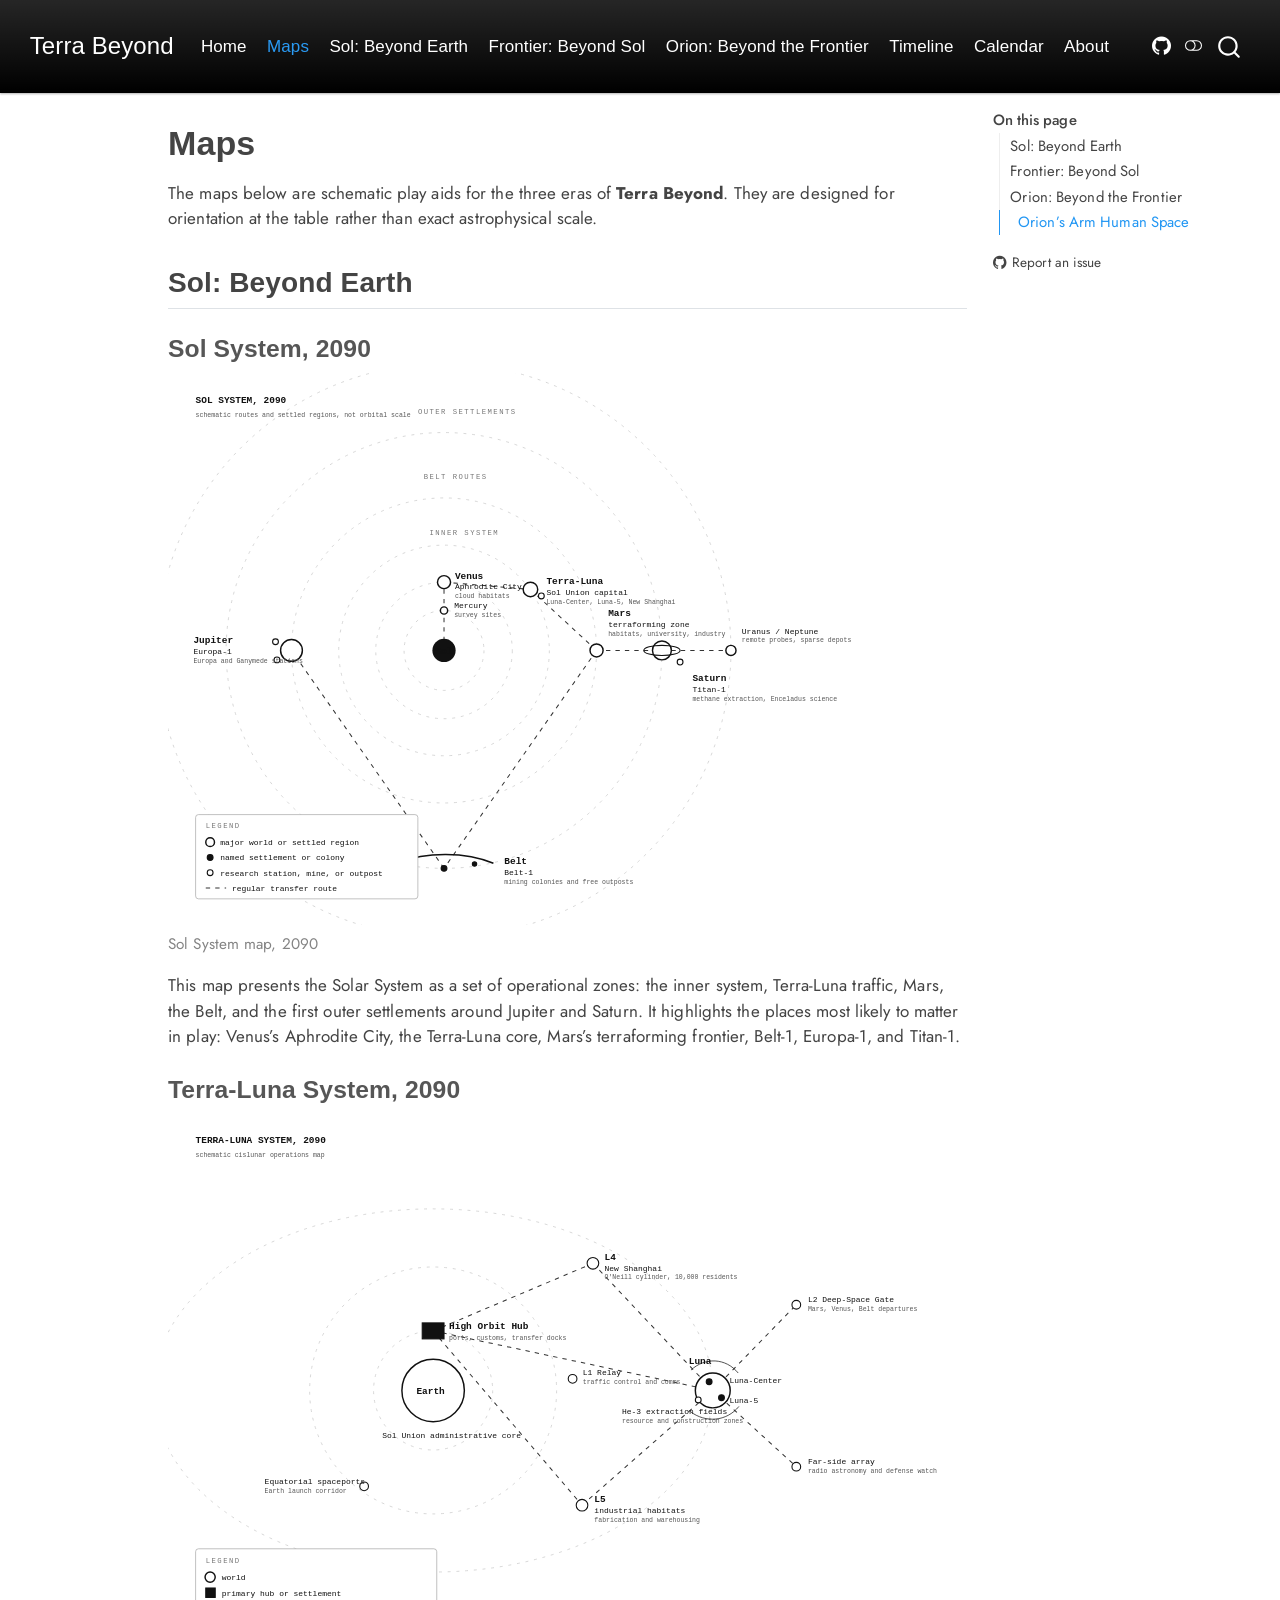
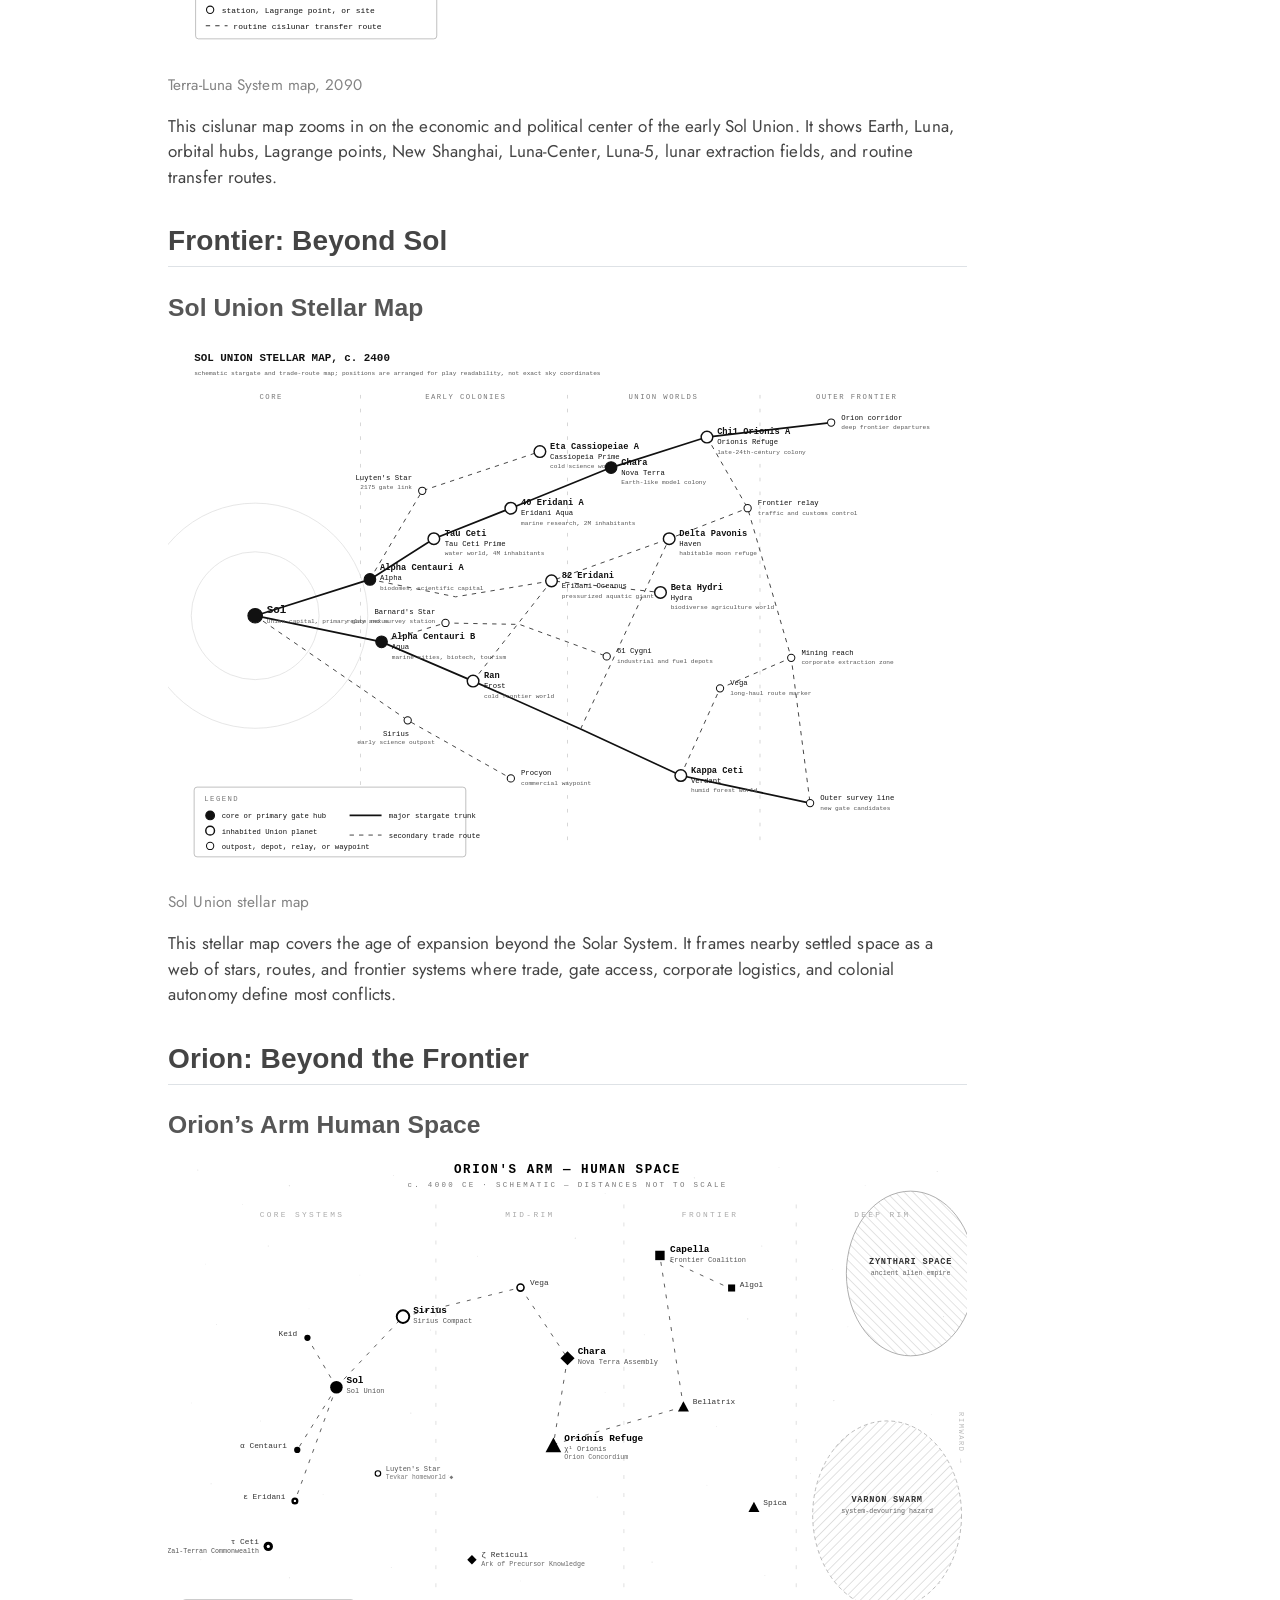
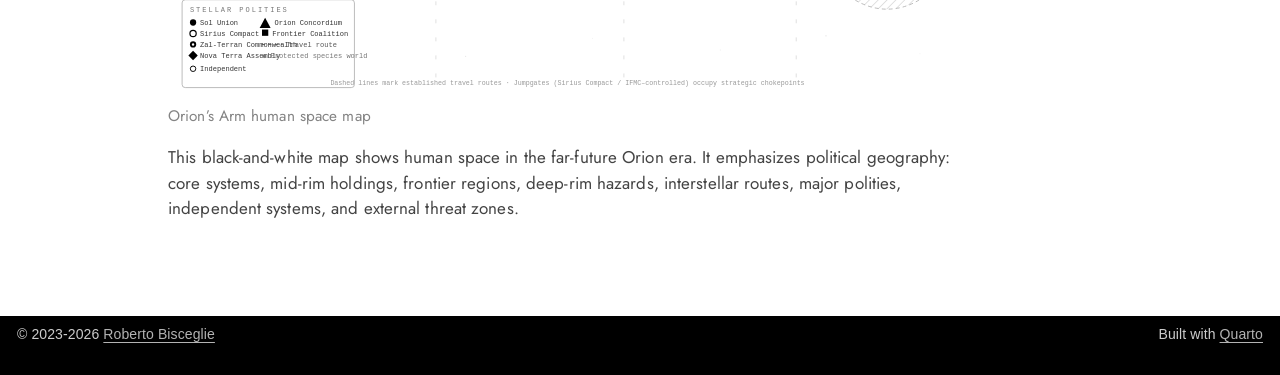
<file: docs/maps.html>
<!DOCTYPE html>
<html xmlns="http://www.w3.org/1999/xhtml" lang="en" xml:lang="en"><head>

<meta charset="utf-8">
<meta name="generator" content="quarto-1.10.18">

<meta name="viewport" content="width=device-width, initial-scale=1.0, user-scalable=yes">


<title>Maps – Terra Beyond</title>
<style>
/* Default styles provided by pandoc.
** See https://pandoc.org/MANUAL.html#variables-for-html for config info.
*/
span.smallcaps{font-variant: small-caps;}
div.columns{display: flex; gap: 1.5em;}
div.column{flex: auto;}
@media screen {
div.columns{gap: min(4vw, 1.5em);}
div.column{overflow-x: auto;}
}
div.hanging-indent{margin-left: 1.5em; text-indent: -1.5em;}
ul.task-list{list-style: none;}
ul.task-list li input[type="checkbox"] {
  width: 0.8em;
  margin: 0 0.8em 0.2em -1em; /* quarto-specific, see https://github.com/quarto-dev/quarto-cli/issues/4556 */ 
  vertical-align: middle;
}
</style>


<script src="../site_libs/quarto-nav/quarto-nav.js"></script>
<script src="../site_libs/quarto-nav/headroom.min.js"></script>
<script src="../site_libs/clipboard/clipboard.min.js"></script>
<script src="../site_libs/quarto-search/autocomplete.umd.js"></script>
<script src="../site_libs/quarto-search/fuse.min.js"></script>
<script src="../site_libs/quarto-search/quarto-search.js"></script>
<meta name="quarto:offset" content="../">
<link href="../docs/assets/icon.svg" rel="icon" type="image/svg+xml">
<script src="../site_libs/quarto-html/quarto.js" type="module"></script>
<script src="../site_libs/quarto-html/tabsets/tabsets.js" type="module"></script>
<script src="../site_libs/quarto-html/popper.min.js"></script>
<script src="../site_libs/quarto-html/tippy.umd.min.js"></script>
<script src="../site_libs/quarto-html/anchor.min.js"></script>
<link href="../site_libs/quarto-html/tippy.css" rel="stylesheet">
<link href="../site_libs/quarto-html/quarto-syntax-highlighting-64a204ab8560d761af7679ceaba22944.css" rel="stylesheet" class="quarto-color-scheme" id="quarto-text-highlighting-styles">
<link href="../site_libs/quarto-html/quarto-syntax-highlighting-dark-b85bc7c33db8c58e0ec93c3465666fed.css" rel="stylesheet" class="quarto-color-scheme quarto-color-alternate" id="quarto-text-highlighting-styles">
<link href="../site_libs/quarto-html/quarto-syntax-highlighting-64a204ab8560d761af7679ceaba22944.css" rel="stylesheet" class="quarto-color-scheme-extra" id="quarto-text-highlighting-styles">
<script src="../site_libs/bootstrap/bootstrap.min.js"></script>
<link href="../site_libs/bootstrap/bootstrap-icons.css" rel="stylesheet">
<link href="../site_libs/bootstrap/bootstrap-e9db0dcec3c73b40a3ffd0892be4126d.min.css" rel="stylesheet" append-hash="true" class="quarto-color-scheme" id="quarto-bootstrap" data-mode="light">
<link href="../site_libs/bootstrap/bootstrap-dark-d168e7766ee3eb52e8d773437b742b07.min.css" rel="stylesheet" append-hash="true" class="quarto-color-scheme quarto-color-alternate" id="quarto-bootstrap" data-mode="dark">
<link href="../site_libs/bootstrap/bootstrap-e9db0dcec3c73b40a3ffd0892be4126d.min.css" rel="stylesheet" append-hash="true" class="quarto-color-scheme-extra" id="quarto-bootstrap" data-mode="light">
<script id="quarto-search-options" type="application/json">{
  "location": "navbar",
  "copy-button": false,
  "collapse-after": 3,
  "panel-placement": "end",
  "type": "overlay",
  "limit": 50,
  "keyboard-shortcut": [
    "f",
    "/",
    "s"
  ],
  "show-item-context": false,
  "language": {
    "search-no-results-text": "No results",
    "search-matching-documents-text": "matching documents",
    "search-copy-link-title": "Copy link to search",
    "search-hide-matches-text": "Hide additional matches",
    "search-more-match-text": "more match in this document",
    "search-more-matches-text": "more matches in this document",
    "search-clear-button-title": "Clear",
    "search-text-placeholder": "",
    "search-detached-cancel-button-title": "Cancel",
    "search-submit-button-title": "Submit",
    "search-label": "Search"
  }
}</script>
<link rel="preconnect" href="https://fonts.googleapis.com">
<link rel="preconnect" href="https://fonts.gstatic.com" crossorigin="">
<link href="https://fonts.googleapis.com/css2?family=Jost:ital,wght@0,300;0,400;0,500;0,600;0,700;1,300;1,400;1,500;1,600;1,700&amp;display=swap" rel="stylesheet">
<style>
@import url('https://fonts.cdnfonts.com/css/nasalization');
</style>


</head>

<body class="nav-fixed quarto-light"><script id="quarto-html-before-body" type="application/javascript">
    const toggleBodyColorMode = (bsSheetEl) => {
      const mode = bsSheetEl.getAttribute("data-mode");
      const bodyEl = window.document.querySelector("body");
      if (mode === "dark") {
        bodyEl.classList.add("quarto-dark");
        bodyEl.classList.remove("quarto-light");
      } else {
        bodyEl.classList.add("quarto-light");
        bodyEl.classList.remove("quarto-dark");
      }
    }
    const toggleBodyColorPrimary = () => {
      const bsSheetEl = window.document.querySelector("link#quarto-bootstrap:not([rel=disabled-stylesheet])");
      if (bsSheetEl) {
        toggleBodyColorMode(bsSheetEl);
      }
    }
    const setColorSchemeToggle = (alternate) => {
      const toggles = window.document.querySelectorAll('.quarto-color-scheme-toggle');
      for (let i=0; i < toggles.length; i++) {
        const toggle = toggles[i];
        if (toggle) {
          if (alternate) {
            toggle.classList.add("alternate");
          } else {
            toggle.classList.remove("alternate");
          }
        }
      }
    };
    const toggleColorMode = (alternate) => {
      // Switch the stylesheets
      const primaryStylesheets = window.document.querySelectorAll('link.quarto-color-scheme:not(.quarto-color-alternate)');
      const alternateStylesheets = window.document.querySelectorAll('link.quarto-color-scheme.quarto-color-alternate');
      manageTransitions('#quarto-margin-sidebar .nav-link', false);
      if (alternate) {
        // note: dark is layered on light, we don't disable primary!
        enableStylesheet(alternateStylesheets);
        for (const sheetNode of alternateStylesheets) {
          if (sheetNode.id === "quarto-bootstrap") {
            toggleBodyColorMode(sheetNode);
          }
        }
      } else {
        disableStylesheet(alternateStylesheets);
        enableStylesheet(primaryStylesheets)
        toggleBodyColorPrimary();
      }
      manageTransitions('#quarto-margin-sidebar .nav-link', true);
      // Switch the toggles
      setColorSchemeToggle(alternate)
      // Hack to workaround the fact that safari doesn't
      // properly recolor the scrollbar when toggling (#1455)
      if (navigator.userAgent.indexOf('Safari') > 0 && navigator.userAgent.indexOf('Chrome') == -1) {
        manageTransitions("body", false);
        window.scrollTo(0, 1);
        setTimeout(() => {
          window.scrollTo(0, 0);
          manageTransitions("body", true);
        }, 40);
      }
    }
    const disableStylesheet = (stylesheets) => {
      for (let i=0; i < stylesheets.length; i++) {
        const stylesheet = stylesheets[i];
        stylesheet.rel = 'disabled-stylesheet';
      }
    }
    const enableStylesheet = (stylesheets) => {
      for (let i=0; i < stylesheets.length; i++) {
        const stylesheet = stylesheets[i];
        if(stylesheet.rel !== 'stylesheet') { // for Chrome, which will still FOUC without this check
          stylesheet.rel = 'stylesheet';
        }
      }
    }
    const manageTransitions = (selector, allowTransitions) => {
      const els = window.document.querySelectorAll(selector);
      for (let i=0; i < els.length; i++) {
        const el = els[i];
        if (allowTransitions) {
          el.classList.remove('notransition');
        } else {
          el.classList.add('notransition');
        }
      }
    }
    const isFileUrl = () => {
      return window.location.protocol === 'file:';
    }
    const hasAlternateSentinel = () => {
      let styleSentinel = getColorSchemeSentinel();
      if (styleSentinel !== null) {
        return styleSentinel === "alternate";
      } else {
        return false;
      }
    }
    const setStyleSentinel = (alternate) => {
      const value = alternate ? "alternate" : "default";
      if (!isFileUrl()) {
        window.localStorage.setItem("quarto-color-scheme", value);
      } else {
        localAlternateSentinel = value;
      }
    }
    const getColorSchemeSentinel = () => {
      if (!isFileUrl()) {
        const storageValue = window.localStorage.getItem("quarto-color-scheme");
        return storageValue != null ? storageValue : localAlternateSentinel;
      } else {
        return localAlternateSentinel;
      }
    }
    const toggleGiscusIfUsed = (isAlternate, darkModeDefault) => {
      const baseTheme = document.querySelector('#giscus-base-theme')?.value ?? 'light';
      const alternateTheme = document.querySelector('#giscus-alt-theme')?.value ?? 'dark';
      let newTheme = '';
      if(authorPrefersDark) {
        newTheme = isAlternate ? baseTheme : alternateTheme;
      } else {
        newTheme = isAlternate ? alternateTheme : baseTheme;
      }
      const changeGiscusTheme = () => {
        // From: https://github.com/giscus/giscus/issues/336
        const sendMessage = (message) => {
          const iframe = document.querySelector('iframe.giscus-frame');
          if (!iframe) return;
          iframe.contentWindow.postMessage({ giscus: message }, 'https://giscus.app');
        }
        sendMessage({
          setConfig: {
            theme: newTheme
          }
        });
      }
      const isGiscussLoaded = window.document.querySelector('iframe.giscus-frame') !== null;
      if (isGiscussLoaded) {
        changeGiscusTheme();
      }
    };
    const authorPrefersDark = false;
    const darkModeDefault = authorPrefersDark;
      document.querySelector('link#quarto-text-highlighting-styles.quarto-color-scheme-extra').rel = 'disabled-stylesheet';
      document.querySelector('link#quarto-bootstrap.quarto-color-scheme-extra').rel = 'disabled-stylesheet';
    let localAlternateSentinel = darkModeDefault ? 'alternate' : 'default';
    // Dark / light mode switch
    window.quartoToggleColorScheme = () => {
      // Read the current dark / light value
      let toAlternate = !hasAlternateSentinel();
      toggleColorMode(toAlternate);
      setStyleSentinel(toAlternate);
      toggleGiscusIfUsed(toAlternate, darkModeDefault);
      window.dispatchEvent(new Event('resize'));
    };
    // Switch to dark mode if need be
    if (hasAlternateSentinel()) {
      toggleColorMode(true);
    } else {
      toggleColorMode(false);
    }
  </script>

<div id="quarto-search-results"></div>
  <header id="quarto-header" class="headroom fixed-top">
    <nav class="navbar navbar-expand-lg " data-bs-theme="dark">
      <div class="navbar-container container-fluid">
      <div class="navbar-brand-container mx-auto">
    <a class="navbar-brand" href="../index.html">
    <span class="navbar-title">Terra Beyond</span>
    </a>
  </div>
            <div id="quarto-search" class="" title="Search"></div>
          <button class="navbar-toggler" type="button" data-bs-toggle="collapse" data-bs-target="#navbarCollapse" aria-controls="navbarCollapse" role="menu" aria-expanded="false" aria-label="Toggle navigation" onclick="if (window.quartoToggleHeadroom) { window.quartoToggleHeadroom(); }">
  <span class="navbar-toggler-icon"></span>
</button>
          <div class="collapse navbar-collapse" id="navbarCollapse">
            <ul class="navbar-nav navbar-nav-scroll me-auto">
  <li class="nav-item">
    <a class="nav-link" href="../index.html"> 
<span class="menu-text">Home</span></a>
  </li>  
  <li class="nav-item">
    <a class="nav-link active" href="../docs/maps.html" aria-current="page"> 
<span class="menu-text">Maps</span></a>
  </li>  
  <li class="nav-item">
    <a class="nav-link" href="../docs/sol-beyond-earth.html"> 
<span class="menu-text">Sol: Beyond Earth</span></a>
  </li>  
  <li class="nav-item">
    <a class="nav-link" href="../docs/frontier-beyond-sol.html"> 
<span class="menu-text">Frontier: Beyond Sol</span></a>
  </li>  
  <li class="nav-item">
    <a class="nav-link" href="../docs/orion-beyond-the-frontier.html"> 
<span class="menu-text">Orion: Beyond the Frontier</span></a>
  </li>  
  <li class="nav-item">
    <a class="nav-link" href="../docs/terra_beyond_timeline.html"> 
<span class="menu-text">Timeline</span></a>
  </li>  
  <li class="nav-item">
    <a class="nav-link" href="../docs/sol_union_calendar.html"> 
<span class="menu-text">Calendar</span></a>
  </li>  
  <li class="nav-item">
    <a class="nav-link" href="../docs/about.html"> 
<span class="menu-text">About</span></a>
  </li>  
</ul>
            <ul class="navbar-nav navbar-nav-scroll ms-auto">
  <li class="nav-item compact">
    <a class="nav-link" href="https://github.com/zeruhur/terra_beyond"> <i class="bi bi-github" role="img">
</i> 
<span class="menu-text"></span></a>
  </li>  
</ul>
          </div> <!-- /navcollapse -->
            <div class="quarto-navbar-tools">
  <a href="" class="quarto-color-scheme-toggle quarto-navigation-tool  px-1" onclick="window.quartoToggleColorScheme(); return false;" title="Toggle dark mode"><i class="bi"></i></a>
</div>
      </div> <!-- /container-fluid -->
    </nav>
</header>
<!-- content -->
<div id="quarto-content" class="quarto-container page-columns page-rows-contents page-layout-article page-navbar">
<!-- sidebar -->
<!-- margin-sidebar -->
    <div id="quarto-margin-sidebar" class="sidebar margin-sidebar">
        <nav id="TOC" role="doc-toc" class="toc-active">
    <h2 id="toc-title">On this page</h2>
   
  <ul>
  <li><a href="#sol-beyond-earth" id="toc-sol-beyond-earth" class="nav-link active" data-scroll-target="#sol-beyond-earth">Sol: Beyond Earth</a>
  <ul class="collapse">
  <li><a href="#sol-system-2090" id="toc-sol-system-2090" class="nav-link" data-scroll-target="#sol-system-2090">Sol System, 2090</a></li>
  <li><a href="#terra-luna-system-2090" id="toc-terra-luna-system-2090" class="nav-link" data-scroll-target="#terra-luna-system-2090">Terra-Luna System, 2090</a></li>
  </ul></li>
  <li><a href="#frontier-beyond-sol" id="toc-frontier-beyond-sol" class="nav-link" data-scroll-target="#frontier-beyond-sol">Frontier: Beyond Sol</a>
  <ul class="collapse">
  <li><a href="#sol-union-stellar-map" id="toc-sol-union-stellar-map" class="nav-link" data-scroll-target="#sol-union-stellar-map">Sol Union Stellar Map</a></li>
  </ul></li>
  <li><a href="#orion-beyond-the-frontier" id="toc-orion-beyond-the-frontier" class="nav-link" data-scroll-target="#orion-beyond-the-frontier">Orion: Beyond the Frontier</a>
  <ul class="collapse">
  <li><a href="#orions-arm-human-space" id="toc-orions-arm-human-space" class="nav-link" data-scroll-target="#orions-arm-human-space">Orion’s Arm Human Space</a></li>
  </ul></li>
  </ul>
<div class="toc-actions"><ul><li><a href="https://github.com/zeruhur/terra_beyond/issues/new" class="toc-action"><i class="bi bi-github"></i>Report an issue</a></li></ul></div></nav>
    </div>
<!-- main -->
<main class="content" id="quarto-document-content">


<header id="title-block-header" class="quarto-title-block default">
<div class="quarto-title">
<h1 class="title">Maps</h1>
</div>



<div class="quarto-title-meta">

    
  
    
  </div>
  


</header>


<p>The maps below are schematic play aids for the three eras of <strong>Terra Beyond</strong>. They are designed for orientation at the table rather than exact astrophysical scale.</p>
<section id="sol-beyond-earth" class="level2">
<h2 class="anchored" data-anchor-id="sol-beyond-earth">Sol: Beyond Earth</h2>
<section id="sol-system-2090" class="level3">
<h3 class="anchored" data-anchor-id="sol-system-2090">Sol System, 2090</h3>
<div class="quarto-figure quarto-figure-center">
<figure class="figure">
<p><img src="assets/sol-system-map.svg" class="img-fluid figure-img"></p>
<figcaption>Sol System map, 2090</figcaption>
</figure>
</div>
<p>This map presents the Solar System as a set of operational zones: the inner system, Terra-Luna traffic, Mars, the Belt, and the first outer settlements around Jupiter and Saturn. It highlights the places most likely to matter in play: Venus’s Aphrodite City, the Terra-Luna core, Mars’s terraforming frontier, Belt-1, Europa-1, and Titan-1.</p>
</section>
<section id="terra-luna-system-2090" class="level3">
<h3 class="anchored" data-anchor-id="terra-luna-system-2090">Terra-Luna System, 2090</h3>
<div class="quarto-figure quarto-figure-center">
<figure class="figure">
<p><img src="assets/terra-luna-system-map.svg" class="img-fluid figure-img"></p>
<figcaption>Terra-Luna System map, 2090</figcaption>
</figure>
</div>
<p>This cislunar map zooms in on the economic and political center of the early Sol Union. It shows Earth, Luna, orbital hubs, Lagrange points, New Shanghai, Luna-Center, Luna-5, lunar extraction fields, and routine transfer routes.</p>
</section>
</section>
<section id="frontier-beyond-sol" class="level2">
<h2 class="anchored" data-anchor-id="frontier-beyond-sol">Frontier: Beyond Sol</h2>
<section id="sol-union-stellar-map" class="level3">
<h3 class="anchored" data-anchor-id="sol-union-stellar-map">Sol Union Stellar Map</h3>
<div class="quarto-figure quarto-figure-center">
<figure class="figure">
<p><img src="../frontier_beyond_sol/stellar_map.svg" class="img-fluid figure-img"></p>
<figcaption>Sol Union stellar map</figcaption>
</figure>
</div>
<p>This stellar map covers the age of expansion beyond the Solar System. It frames nearby settled space as a web of stars, routes, and frontier systems where trade, gate access, corporate logistics, and colonial autonomy define most conflicts.</p>
</section>
</section>
<section id="orion-beyond-the-frontier" class="level2">
<h2 class="anchored" data-anchor-id="orion-beyond-the-frontier">Orion: Beyond the Frontier</h2>
<section id="orions-arm-human-space" class="level3">
<h3 class="anchored" data-anchor-id="orions-arm-human-space">Orion’s Arm Human Space</h3>
<div class="quarto-figure quarto-figure-center">
<figure class="figure">
<p><img src="../orion_beyond_the_frontier/orion_map_bw.svg" class="img-fluid figure-img"></p>
<figcaption>Orion’s Arm human space map</figcaption>
</figure>
</div>
<p>This black-and-white map shows human space in the far-future Orion era. It emphasizes political geography: core systems, mid-rim holdings, frontier regions, deep-rim hazards, interstellar routes, major polities, independent systems, and external threat zones.</p>


</section>
</section>

</main> <!-- /main -->
<script>
document.addEventListener("DOMContentLoaded", function () {
  var sidebar = document.getElementById("quarto-margin-sidebar");
  var formats = document.querySelector(".quarto-alternate-formats");
  if (sidebar && formats) {
    sidebar.insertBefore(formats, sidebar.firstChild);
  }

  // Rename "Typst" label to "PDF"
  document.querySelectorAll(".quarto-alternate-formats a").forEach(function (a) {
    a.childNodes.forEach(function (node) {
      if (node.nodeType === Node.TEXT_NODE && node.textContent.trim() === "Typst") {
        node.textContent = "PDF";
      }
    });
  });
});
</script>
<script id="quarto-html-after-body" type="application/javascript">
  window.document.addEventListener("DOMContentLoaded", function (event) {
    // Ensure there is a toggle, if there isn't float one in the top right
    if (window.document.querySelector('.quarto-color-scheme-toggle') === null) {
      const a = window.document.createElement('a');
      a.classList.add('top-right');
      a.classList.add('quarto-color-scheme-toggle');
      a.href = "";
      a.onclick = function() { try { window.quartoToggleColorScheme(); } catch {} return false; };
      const i = window.document.createElement("i");
      i.classList.add('bi');
      a.appendChild(i);
      window.document.body.appendChild(a);
    }
    setColorSchemeToggle(hasAlternateSentinel())
    const icon = "";
    const anchorJS = new window.AnchorJS();
    anchorJS.options = {
      placement: 'right',
      icon: icon
    };
    anchorJS.add('.anchored');
    const isCodeAnnotation = (el) => {
      for (const clz of el.classList) {
        if (clz.startsWith('code-annotation-')) {                     
          return true;
        }
      }
      return false;
    }
    const onCopySuccess = function(e) {
      // button target
      const button = e.trigger;
      // don't keep focus
      button.blur();
      // flash "checked"
      button.classList.add('code-copy-button-checked');
      var currentTitle = button.getAttribute("title");
      button.setAttribute("title", "Copied!");
      let tooltip;
      if (window.bootstrap) {
        button.setAttribute("data-bs-toggle", "tooltip");
        button.setAttribute("data-bs-placement", "left");
        button.setAttribute("data-bs-title", "Copied!");
        tooltip = new bootstrap.Tooltip(button, 
          { trigger: "manual", 
            customClass: "code-copy-button-tooltip",
            offset: [0, -8]});
        tooltip.show();    
      }
      setTimeout(function() {
        if (tooltip) {
          tooltip.hide();
          button.removeAttribute("data-bs-title");
          button.removeAttribute("data-bs-toggle");
          button.removeAttribute("data-bs-placement");
        }
        button.setAttribute("title", currentTitle);
        button.classList.remove('code-copy-button-checked');
      }, 1000);
      // clear code selection
      e.clearSelection();
    }
    const getTextToCopy = function(trigger) {
      const outerScaffold = trigger.parentElement.cloneNode(true);
      const codeEl = outerScaffold.querySelector('code');
      for (const childEl of codeEl.children) {
        if (isCodeAnnotation(childEl)) {
          childEl.remove();
        }
      }
      return codeEl.innerText;
    }
    const clipboard = new window.ClipboardJS('.code-copy-button:not([data-in-quarto-modal])', {
      text: getTextToCopy
    });
    clipboard.on('success', onCopySuccess);
    if (window.document.getElementById('quarto-embedded-source-code-modal')) {
      const clipboardModal = new window.ClipboardJS('.code-copy-button[data-in-quarto-modal]', {
        text: getTextToCopy,
        container: window.document.getElementById('quarto-embedded-source-code-modal')
      });
      clipboardModal.on('success', onCopySuccess);
    }
      var localhostRegex = new RegExp(/^(?:http|https):\/\/localhost\:?[0-9]*\//);
      var mailtoRegex = new RegExp(/^mailto:/);
        var filterRegex = new RegExp("https:\/\/zeruhur\.github\.io\/terra_beyond\/");
      var isInternal = (href) => {
          return filterRegex.test(href) || localhostRegex.test(href) || mailtoRegex.test(href);
      }
      // Inspect non-navigation links and adorn them if external
     var links = window.document.querySelectorAll('a[href]:not(.nav-link):not(.navbar-brand):not(.toc-action):not(.sidebar-link):not(.sidebar-item-toggle):not(.pagination-link):not(.no-external):not([aria-hidden]):not(.dropdown-item):not(.quarto-navigation-tool):not(.about-link)');
      for (var i=0; i<links.length; i++) {
        const link = links[i];
        if (!isInternal(link.href)) {
          // undo the damage that might have been done by quarto-nav.js in the case of
          // links that we want to consider external
          if (link.dataset.originalHref !== undefined) {
            link.href = link.dataset.originalHref;
          }
        }
      }
    function tippyHover(el, contentFn, onTriggerFn, onUntriggerFn) {
      const config = {
        allowHTML: true,
        maxWidth: 500,
        delay: 100,
        arrow: false,
        appendTo: function(el) {
            return el.parentElement;
        },
        interactive: true,
        interactiveBorder: 10,
        theme: 'quarto',
        placement: 'bottom-start',
      };
      if (contentFn) {
        config.content = contentFn;
      }
      if (onTriggerFn) {
        config.onTrigger = onTriggerFn;
      }
      if (onUntriggerFn) {
        config.onUntrigger = onUntriggerFn;
      }
      window.tippy(el, config); 
    }
    const noterefs = window.document.querySelectorAll('a[role="doc-noteref"]');
    for (var i=0; i<noterefs.length; i++) {
      const ref = noterefs[i];
      tippyHover(ref, function() {
        // use id or data attribute instead here
        let href = ref.getAttribute('data-footnote-href') || ref.getAttribute('href');
        try { href = new URL(href).hash; } catch {}
        const id = href.replace(/^#\/?/, "");
        const note = window.document.getElementById(id);
        if (note) {
          return note.innerHTML;
        } else {
          return "";
        }
      });
    }
    const xrefs = window.document.querySelectorAll('a.quarto-xref');
    const processXRef = (id, note) => {
      // Strip column container classes
      const stripColumnClz = (el) => {
        el.classList.remove("page-full", "page-columns");
        if (el.children) {
          for (const child of el.children) {
            stripColumnClz(child);
          }
        }
      }
      stripColumnClz(note)
      if (id === null || id.startsWith('sec-')) {
        // Special case sections, only their first couple elements
        const container = document.createElement("div");
        if (note.children && note.children.length > 2) {
          container.appendChild(note.children[0].cloneNode(true));
          for (let i = 1; i < note.children.length; i++) {
            const child = note.children[i];
            if (child.tagName === "P" && child.innerText === "") {
              continue;
            } else {
              container.appendChild(child.cloneNode(true));
              break;
            }
          }
          if (window.Quarto?.typesetMath) {
            window.Quarto.typesetMath(container);
          }
          return container.innerHTML
        } else {
          if (window.Quarto?.typesetMath) {
            window.Quarto.typesetMath(note);
          }
          return note.innerHTML;
        }
      } else {
        // Remove any anchor links if they are present
        const anchorLink = note.querySelector('a.anchorjs-link');
        if (anchorLink) {
          anchorLink.remove();
        }
        if (window.Quarto?.typesetMath) {
          window.Quarto.typesetMath(note);
        }
        if (note.classList.contains("callout")) {
          return note.outerHTML;
        } else {
          return note.innerHTML;
        }
      }
    }
    for (var i=0; i<xrefs.length; i++) {
      const xref = xrefs[i];
      tippyHover(xref, undefined, function(instance) {
        instance.disable();
        let url = xref.getAttribute('href');
        let hash = undefined; 
        if (url.startsWith('#')) {
          hash = url;
        } else {
          try { hash = new URL(url).hash; } catch {}
        }
        if (hash) {
          const id = hash.replace(/^#\/?/, "");
          const note = window.document.getElementById(id);
          if (note !== null) {
            try {
              const html = processXRef(id, note.cloneNode(true));
              instance.setContent(html);
            } finally {
              instance.enable();
              instance.show();
            }
          } else {
            // See if we can fetch this
            fetch(url.split('#')[0])
            .then(res => res.text())
            .then(html => {
              const parser = new DOMParser();
              const htmlDoc = parser.parseFromString(html, "text/html");
              const note = htmlDoc.getElementById(id);
              if (note !== null) {
                const html = processXRef(id, note);
                instance.setContent(html);
              } 
            }).finally(() => {
              instance.enable();
              instance.show();
            });
          }
        } else {
          // See if we can fetch a full url (with no hash to target)
          // This is a special case and we should probably do some content thinning / targeting
          fetch(url)
          .then(res => res.text())
          .then(html => {
            const parser = new DOMParser();
            const htmlDoc = parser.parseFromString(html, "text/html");
            const note = htmlDoc.querySelector('main.content');
            if (note !== null) {
              // This should only happen for chapter cross references
              // (since there is no id in the URL)
              // remove the first header
              if (note.children.length > 0 && note.children[0].tagName === "HEADER") {
                note.children[0].remove();
              }
              const html = processXRef(null, note);
              instance.setContent(html);
            } 
          }).finally(() => {
            instance.enable();
            instance.show();
          });
        }
      }, function(instance) {
      });
    }
        let selectedAnnoteEl;
        const selectorForAnnotation = ( cell, annotation) => {
          let cellAttr = 'data-code-cell="' + cell + '"';
          let lineAttr = 'data-code-annotation="' +  annotation + '"';
          const selector = 'span[' + cellAttr + '][' + lineAttr + ']';
          return selector;
        }
        const selectCodeLines = (annoteEl) => {
          const doc = window.document;
          const targetCell = annoteEl.getAttribute("data-target-cell");
          const targetAnnotation = annoteEl.getAttribute("data-target-annotation");
          const annoteSpan = window.document.querySelector(selectorForAnnotation(targetCell, targetAnnotation));
          const lines = annoteSpan.getAttribute("data-code-lines").split(",");
          const lineIds = lines.map((line) => {
            return targetCell + "-" + line;
          })
          let top = null;
          let height = null;
          let parent = null;
          if (lineIds.length > 0) {
              //compute the position of the single el (top and bottom and make a div)
              const el = window.document.getElementById(lineIds[0]);
              top = el.offsetTop;
              height = el.offsetHeight;
              parent = el.parentElement.parentElement;
            if (lineIds.length > 1) {
              const lastEl = window.document.getElementById(lineIds[lineIds.length - 1]);
              const bottom = lastEl.offsetTop + lastEl.offsetHeight;
              height = bottom - top;
            }
            if (top !== null && height !== null && parent !== null) {
              // cook up a div (if necessary) and position it 
              let div = window.document.getElementById("code-annotation-line-highlight");
              if (div === null) {
                div = window.document.createElement("div");
                div.setAttribute("id", "code-annotation-line-highlight");
                div.style.position = 'absolute';
                parent.appendChild(div);
              }
              div.style.top = top - 2 + "px";
              div.style.height = height + 4 + "px";
              div.style.left = 0;
              let gutterDiv = window.document.getElementById("code-annotation-line-highlight-gutter");
              if (gutterDiv === null) {
                gutterDiv = window.document.createElement("div");
                gutterDiv.setAttribute("id", "code-annotation-line-highlight-gutter");
                gutterDiv.style.position = 'absolute';
                const codeCell = window.document.getElementById(targetCell);
                const gutter = codeCell.querySelector('.code-annotation-gutter');
                gutter.appendChild(gutterDiv);
              }
              gutterDiv.style.top = top - 2 + "px";
              gutterDiv.style.height = height + 4 + "px";
            }
            selectedAnnoteEl = annoteEl;
          }
        };
        const unselectCodeLines = () => {
          const elementsIds = ["code-annotation-line-highlight", "code-annotation-line-highlight-gutter"];
          elementsIds.forEach((elId) => {
            const div = window.document.getElementById(elId);
            if (div) {
              div.remove();
            }
          });
          selectedAnnoteEl = undefined;
        };
          // Handle positioning of the toggle
      window.addEventListener(
        "resize",
        throttle(() => {
          elRect = undefined;
          if (selectedAnnoteEl) {
            selectCodeLines(selectedAnnoteEl);
          }
        }, 10)
      );
      function throttle(fn, ms) {
      let throttle = false;
      let timer;
        return (...args) => {
          if(!throttle) { // first call gets through
              fn.apply(this, args);
              throttle = true;
          } else { // all the others get throttled
              if(timer) clearTimeout(timer); // cancel #2
              timer = setTimeout(() => {
                fn.apply(this, args);
                timer = throttle = false;
              }, ms);
          }
        };
      }
        // Attach click handler to the DT
        const annoteDls = window.document.querySelectorAll('dt[data-target-cell]');
        for (const annoteDlNode of annoteDls) {
          annoteDlNode.addEventListener('click', (event) => {
            const clickedEl = event.target;
            if (clickedEl !== selectedAnnoteEl) {
              unselectCodeLines();
              const activeEl = window.document.querySelector('dt[data-target-cell].code-annotation-active');
              if (activeEl) {
                activeEl.classList.remove('code-annotation-active');
              }
              selectCodeLines(clickedEl);
              clickedEl.classList.add('code-annotation-active');
            } else {
              // Unselect the line
              unselectCodeLines();
              clickedEl.classList.remove('code-annotation-active');
            }
          });
        }
    const findCites = (el) => {
      const parentEl = el.parentElement;
      if (parentEl) {
        const cites = parentEl.dataset.cites;
        if (cites) {
          return {
            el,
            cites: cites.split(' ')
          };
        } else {
          return findCites(el.parentElement)
        }
      } else {
        return undefined;
      }
    };
    var bibliorefs = window.document.querySelectorAll('a[role="doc-biblioref"]');
    for (var i=0; i<bibliorefs.length; i++) {
      const ref = bibliorefs[i];
      const citeInfo = findCites(ref);
      if (citeInfo) {
        tippyHover(citeInfo.el, function() {
          var popup = window.document.createElement('div');
          citeInfo.cites.forEach(function(cite) {
            var citeDiv = window.document.createElement('div');
            citeDiv.classList.add('hanging-indent');
            citeDiv.classList.add('csl-entry');
            var biblioDiv = window.document.getElementById('ref-' + cite);
            if (biblioDiv) {
              citeDiv.innerHTML = biblioDiv.innerHTML;
            }
            popup.appendChild(citeDiv);
          });
          return popup.innerHTML;
        });
      }
    }
  });
  </script>
</div> <!-- /content -->
<footer class="footer">
  <div class="nav-footer">
    <div class="nav-footer-left">
<p>© 2023-2026 <a href="https://github.com/zeruhur">Roberto Bisceglie</a></p>
</div>   
    <div class="nav-footer-center">
      &nbsp;
    <div class="toc-actions d-sm-block d-md-none"><ul><li><a href="https://github.com/zeruhur/terra_beyond/issues/new" class="toc-action"><i class="bi bi-github"></i>Report an issue</a></li></ul></div></div>
    <div class="nav-footer-right">
<p>Built with <a href="https://quarto.org">Quarto</a></p>
</div>
  </div>
</footer>




</body></html>
</file>
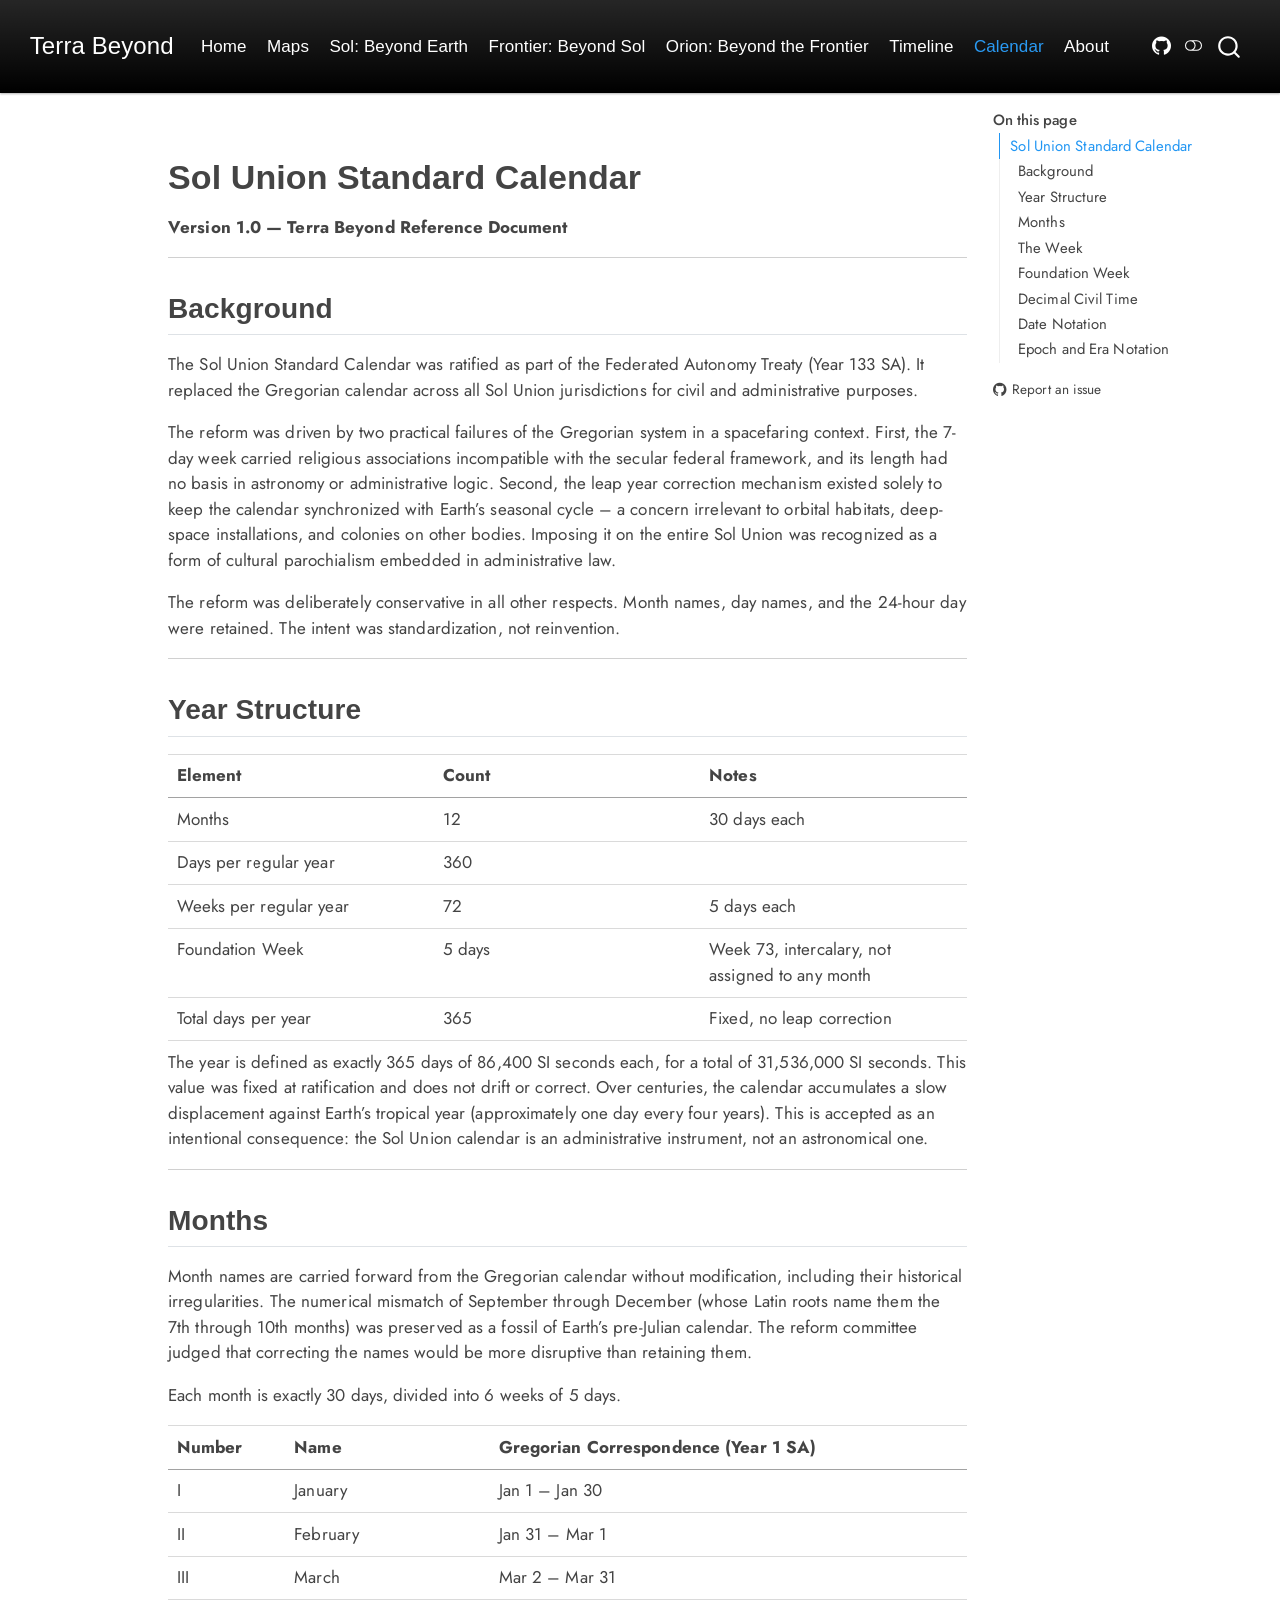
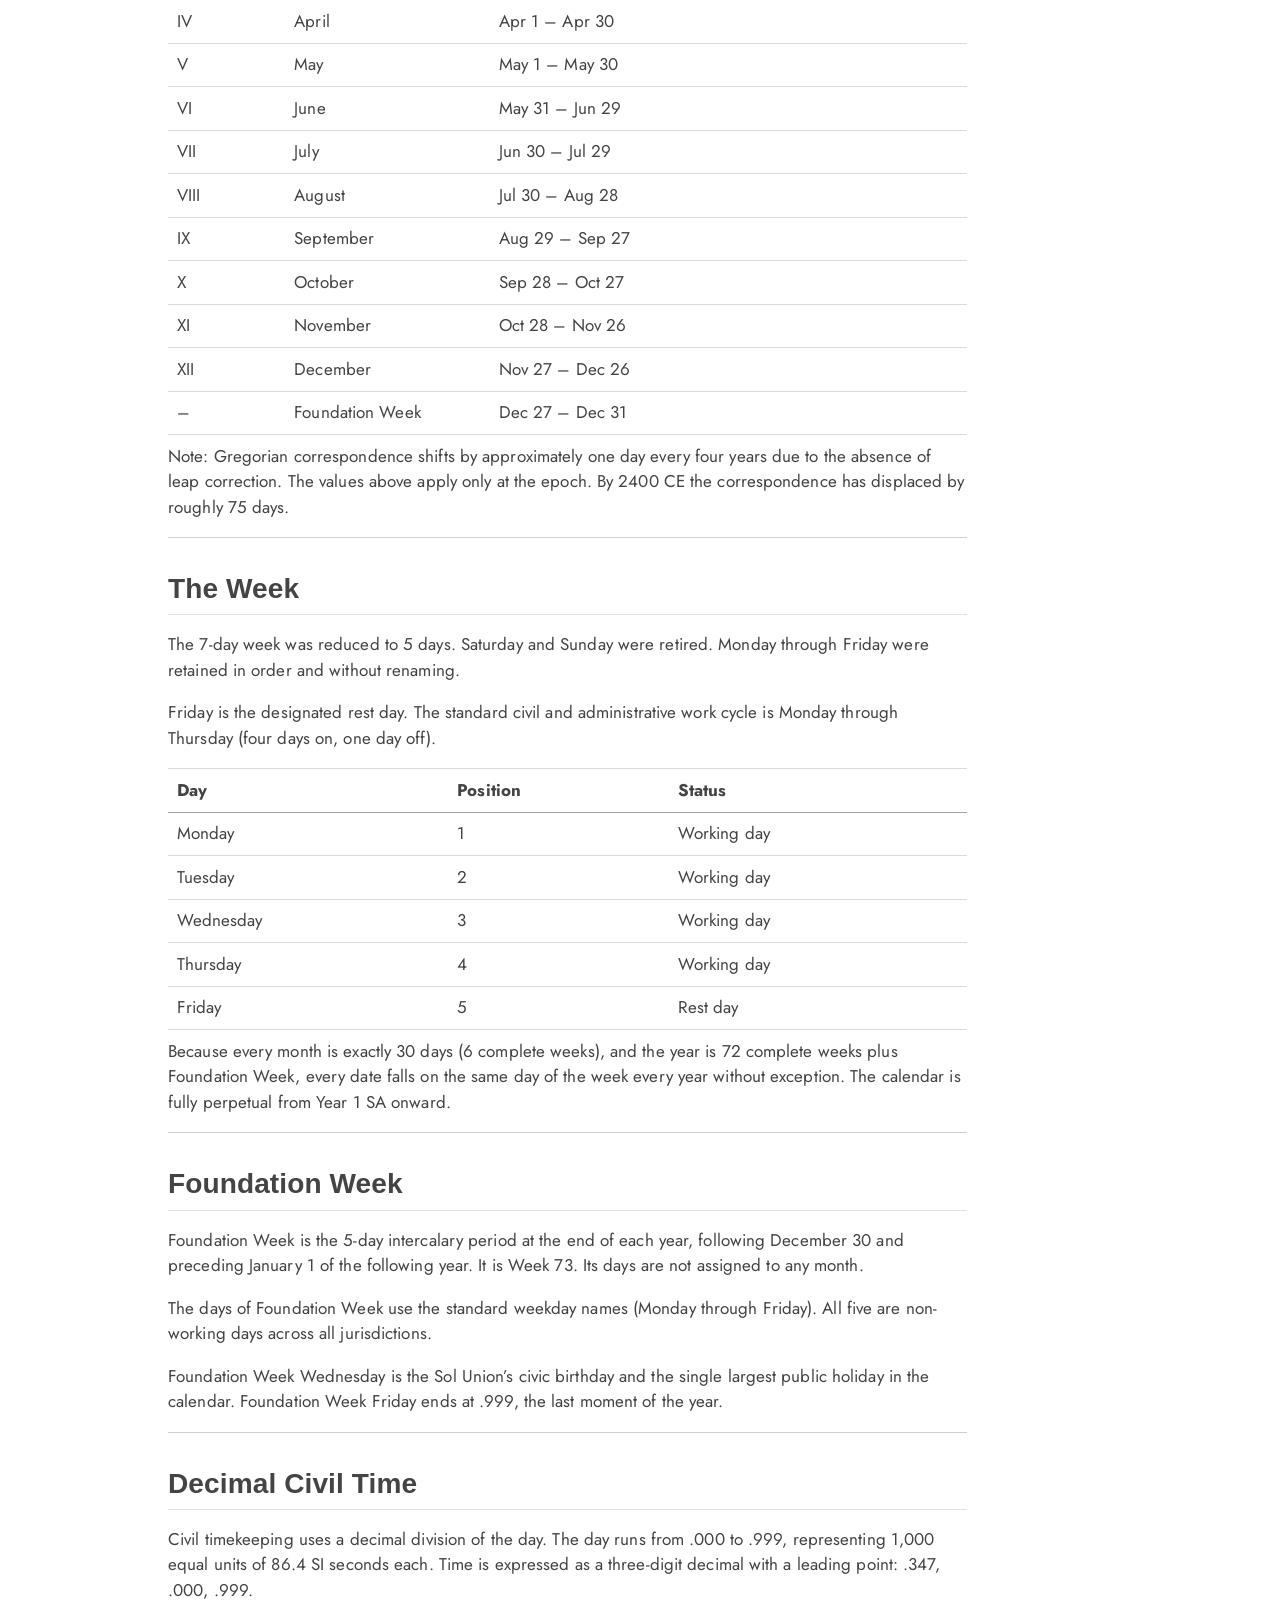
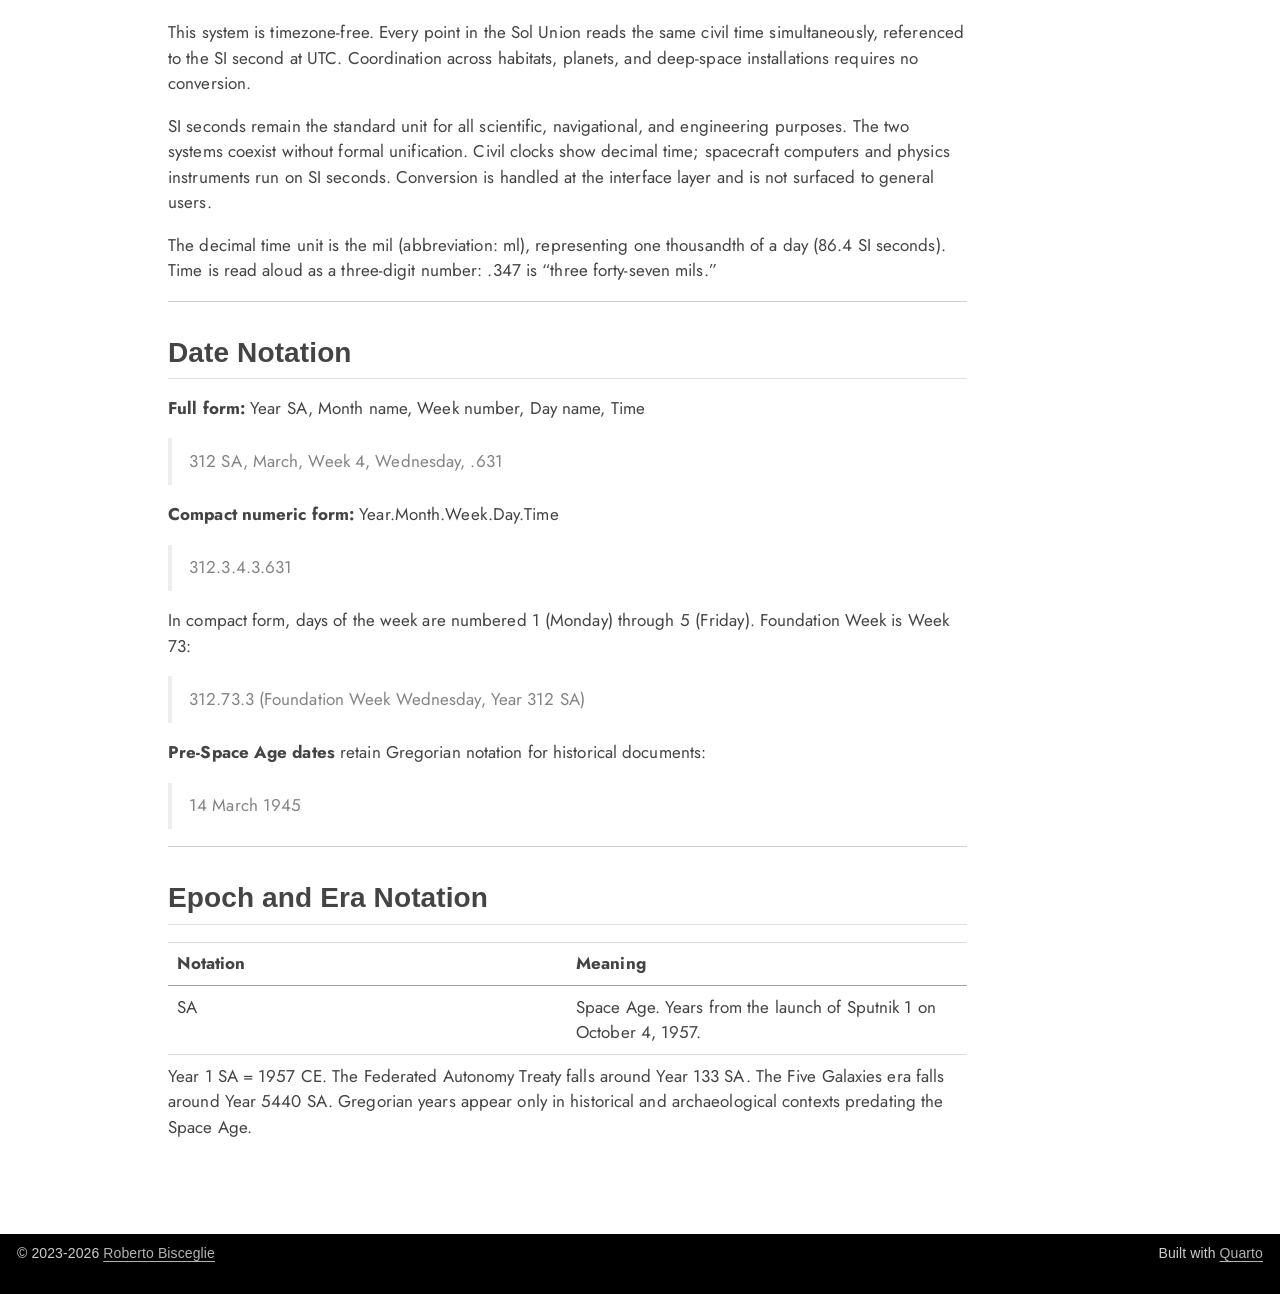
<file: docs/sol_union_calendar.html>
<!DOCTYPE html>
<html xmlns="http://www.w3.org/1999/xhtml" lang="en" xml:lang="en"><head>

<meta charset="utf-8">
<meta name="generator" content="quarto-1.10.18">

<meta name="viewport" content="width=device-width, initial-scale=1.0, user-scalable=yes">


<title>sol_union_calendar – Terra Beyond</title>
<style>
/* Default styles provided by pandoc.
** See https://pandoc.org/MANUAL.html#variables-for-html for config info.
*/
span.smallcaps{font-variant: small-caps;}
div.columns{display: flex; gap: 1.5em;}
div.column{flex: auto;}
@media screen {
div.columns{gap: min(4vw, 1.5em);}
div.column{overflow-x: auto;}
}
div.hanging-indent{margin-left: 1.5em; text-indent: -1.5em;}
ul.task-list{list-style: none;}
ul.task-list li input[type="checkbox"] {
  width: 0.8em;
  margin: 0 0.8em 0.2em -1em; /* quarto-specific, see https://github.com/quarto-dev/quarto-cli/issues/4556 */ 
  vertical-align: middle;
}
</style>


<script src="../site_libs/quarto-nav/quarto-nav.js"></script>
<script src="../site_libs/quarto-nav/headroom.min.js"></script>
<script src="../site_libs/clipboard/clipboard.min.js"></script>
<script src="../site_libs/quarto-search/autocomplete.umd.js"></script>
<script src="../site_libs/quarto-search/fuse.min.js"></script>
<script src="../site_libs/quarto-search/quarto-search.js"></script>
<meta name="quarto:offset" content="../">
<link href="../docs/assets/icon.svg" rel="icon" type="image/svg+xml">
<script src="../site_libs/quarto-html/quarto.js" type="module"></script>
<script src="../site_libs/quarto-html/tabsets/tabsets.js" type="module"></script>
<script src="../site_libs/quarto-html/popper.min.js"></script>
<script src="../site_libs/quarto-html/tippy.umd.min.js"></script>
<script src="../site_libs/quarto-html/anchor.min.js"></script>
<link href="../site_libs/quarto-html/tippy.css" rel="stylesheet">
<link href="../site_libs/quarto-html/quarto-syntax-highlighting-64a204ab8560d761af7679ceaba22944.css" rel="stylesheet" class="quarto-color-scheme" id="quarto-text-highlighting-styles">
<link href="../site_libs/quarto-html/quarto-syntax-highlighting-dark-b85bc7c33db8c58e0ec93c3465666fed.css" rel="stylesheet" class="quarto-color-scheme quarto-color-alternate" id="quarto-text-highlighting-styles">
<link href="../site_libs/quarto-html/quarto-syntax-highlighting-64a204ab8560d761af7679ceaba22944.css" rel="stylesheet" class="quarto-color-scheme-extra" id="quarto-text-highlighting-styles">
<script src="../site_libs/bootstrap/bootstrap.min.js"></script>
<link href="../site_libs/bootstrap/bootstrap-icons.css" rel="stylesheet">
<link href="../site_libs/bootstrap/bootstrap-e9db0dcec3c73b40a3ffd0892be4126d.min.css" rel="stylesheet" append-hash="true" class="quarto-color-scheme" id="quarto-bootstrap" data-mode="light">
<link href="../site_libs/bootstrap/bootstrap-dark-d168e7766ee3eb52e8d773437b742b07.min.css" rel="stylesheet" append-hash="true" class="quarto-color-scheme quarto-color-alternate" id="quarto-bootstrap" data-mode="dark">
<link href="../site_libs/bootstrap/bootstrap-e9db0dcec3c73b40a3ffd0892be4126d.min.css" rel="stylesheet" append-hash="true" class="quarto-color-scheme-extra" id="quarto-bootstrap" data-mode="light">
<script id="quarto-search-options" type="application/json">{
  "location": "navbar",
  "copy-button": false,
  "collapse-after": 3,
  "panel-placement": "end",
  "type": "overlay",
  "limit": 50,
  "keyboard-shortcut": [
    "f",
    "/",
    "s"
  ],
  "show-item-context": false,
  "language": {
    "search-no-results-text": "No results",
    "search-matching-documents-text": "matching documents",
    "search-copy-link-title": "Copy link to search",
    "search-hide-matches-text": "Hide additional matches",
    "search-more-match-text": "more match in this document",
    "search-more-matches-text": "more matches in this document",
    "search-clear-button-title": "Clear",
    "search-text-placeholder": "",
    "search-detached-cancel-button-title": "Cancel",
    "search-submit-button-title": "Submit",
    "search-label": "Search"
  }
}</script>
<link rel="preconnect" href="https://fonts.googleapis.com">
<link rel="preconnect" href="https://fonts.gstatic.com" crossorigin="">
<link href="https://fonts.googleapis.com/css2?family=Jost:ital,wght@0,300;0,400;0,500;0,600;0,700;1,300;1,400;1,500;1,600;1,700&amp;display=swap" rel="stylesheet">
<style>
@import url('https://fonts.cdnfonts.com/css/nasalization');
</style>


</head>

<body class="nav-fixed quarto-light"><script id="quarto-html-before-body" type="application/javascript">
    const toggleBodyColorMode = (bsSheetEl) => {
      const mode = bsSheetEl.getAttribute("data-mode");
      const bodyEl = window.document.querySelector("body");
      if (mode === "dark") {
        bodyEl.classList.add("quarto-dark");
        bodyEl.classList.remove("quarto-light");
      } else {
        bodyEl.classList.add("quarto-light");
        bodyEl.classList.remove("quarto-dark");
      }
    }
    const toggleBodyColorPrimary = () => {
      const bsSheetEl = window.document.querySelector("link#quarto-bootstrap:not([rel=disabled-stylesheet])");
      if (bsSheetEl) {
        toggleBodyColorMode(bsSheetEl);
      }
    }
    const setColorSchemeToggle = (alternate) => {
      const toggles = window.document.querySelectorAll('.quarto-color-scheme-toggle');
      for (let i=0; i < toggles.length; i++) {
        const toggle = toggles[i];
        if (toggle) {
          if (alternate) {
            toggle.classList.add("alternate");
          } else {
            toggle.classList.remove("alternate");
          }
        }
      }
    };
    const toggleColorMode = (alternate) => {
      // Switch the stylesheets
      const primaryStylesheets = window.document.querySelectorAll('link.quarto-color-scheme:not(.quarto-color-alternate)');
      const alternateStylesheets = window.document.querySelectorAll('link.quarto-color-scheme.quarto-color-alternate');
      manageTransitions('#quarto-margin-sidebar .nav-link', false);
      if (alternate) {
        // note: dark is layered on light, we don't disable primary!
        enableStylesheet(alternateStylesheets);
        for (const sheetNode of alternateStylesheets) {
          if (sheetNode.id === "quarto-bootstrap") {
            toggleBodyColorMode(sheetNode);
          }
        }
      } else {
        disableStylesheet(alternateStylesheets);
        enableStylesheet(primaryStylesheets)
        toggleBodyColorPrimary();
      }
      manageTransitions('#quarto-margin-sidebar .nav-link', true);
      // Switch the toggles
      setColorSchemeToggle(alternate)
      // Hack to workaround the fact that safari doesn't
      // properly recolor the scrollbar when toggling (#1455)
      if (navigator.userAgent.indexOf('Safari') > 0 && navigator.userAgent.indexOf('Chrome') == -1) {
        manageTransitions("body", false);
        window.scrollTo(0, 1);
        setTimeout(() => {
          window.scrollTo(0, 0);
          manageTransitions("body", true);
        }, 40);
      }
    }
    const disableStylesheet = (stylesheets) => {
      for (let i=0; i < stylesheets.length; i++) {
        const stylesheet = stylesheets[i];
        stylesheet.rel = 'disabled-stylesheet';
      }
    }
    const enableStylesheet = (stylesheets) => {
      for (let i=0; i < stylesheets.length; i++) {
        const stylesheet = stylesheets[i];
        if(stylesheet.rel !== 'stylesheet') { // for Chrome, which will still FOUC without this check
          stylesheet.rel = 'stylesheet';
        }
      }
    }
    const manageTransitions = (selector, allowTransitions) => {
      const els = window.document.querySelectorAll(selector);
      for (let i=0; i < els.length; i++) {
        const el = els[i];
        if (allowTransitions) {
          el.classList.remove('notransition');
        } else {
          el.classList.add('notransition');
        }
      }
    }
    const isFileUrl = () => {
      return window.location.protocol === 'file:';
    }
    const hasAlternateSentinel = () => {
      let styleSentinel = getColorSchemeSentinel();
      if (styleSentinel !== null) {
        return styleSentinel === "alternate";
      } else {
        return false;
      }
    }
    const setStyleSentinel = (alternate) => {
      const value = alternate ? "alternate" : "default";
      if (!isFileUrl()) {
        window.localStorage.setItem("quarto-color-scheme", value);
      } else {
        localAlternateSentinel = value;
      }
    }
    const getColorSchemeSentinel = () => {
      if (!isFileUrl()) {
        const storageValue = window.localStorage.getItem("quarto-color-scheme");
        return storageValue != null ? storageValue : localAlternateSentinel;
      } else {
        return localAlternateSentinel;
      }
    }
    const toggleGiscusIfUsed = (isAlternate, darkModeDefault) => {
      const baseTheme = document.querySelector('#giscus-base-theme')?.value ?? 'light';
      const alternateTheme = document.querySelector('#giscus-alt-theme')?.value ?? 'dark';
      let newTheme = '';
      if(authorPrefersDark) {
        newTheme = isAlternate ? baseTheme : alternateTheme;
      } else {
        newTheme = isAlternate ? alternateTheme : baseTheme;
      }
      const changeGiscusTheme = () => {
        // From: https://github.com/giscus/giscus/issues/336
        const sendMessage = (message) => {
          const iframe = document.querySelector('iframe.giscus-frame');
          if (!iframe) return;
          iframe.contentWindow.postMessage({ giscus: message }, 'https://giscus.app');
        }
        sendMessage({
          setConfig: {
            theme: newTheme
          }
        });
      }
      const isGiscussLoaded = window.document.querySelector('iframe.giscus-frame') !== null;
      if (isGiscussLoaded) {
        changeGiscusTheme();
      }
    };
    const authorPrefersDark = false;
    const darkModeDefault = authorPrefersDark;
      document.querySelector('link#quarto-text-highlighting-styles.quarto-color-scheme-extra').rel = 'disabled-stylesheet';
      document.querySelector('link#quarto-bootstrap.quarto-color-scheme-extra').rel = 'disabled-stylesheet';
    let localAlternateSentinel = darkModeDefault ? 'alternate' : 'default';
    // Dark / light mode switch
    window.quartoToggleColorScheme = () => {
      // Read the current dark / light value
      let toAlternate = !hasAlternateSentinel();
      toggleColorMode(toAlternate);
      setStyleSentinel(toAlternate);
      toggleGiscusIfUsed(toAlternate, darkModeDefault);
      window.dispatchEvent(new Event('resize'));
    };
    // Switch to dark mode if need be
    if (hasAlternateSentinel()) {
      toggleColorMode(true);
    } else {
      toggleColorMode(false);
    }
  </script>

<div id="quarto-search-results"></div>
  <header id="quarto-header" class="headroom fixed-top">
    <nav class="navbar navbar-expand-lg " data-bs-theme="dark">
      <div class="navbar-container container-fluid">
      <div class="navbar-brand-container mx-auto">
    <a class="navbar-brand" href="../index.html">
    <span class="navbar-title">Terra Beyond</span>
    </a>
  </div>
            <div id="quarto-search" class="" title="Search"></div>
          <button class="navbar-toggler" type="button" data-bs-toggle="collapse" data-bs-target="#navbarCollapse" aria-controls="navbarCollapse" role="menu" aria-expanded="false" aria-label="Toggle navigation" onclick="if (window.quartoToggleHeadroom) { window.quartoToggleHeadroom(); }">
  <span class="navbar-toggler-icon"></span>
</button>
          <div class="collapse navbar-collapse" id="navbarCollapse">
            <ul class="navbar-nav navbar-nav-scroll me-auto">
  <li class="nav-item">
    <a class="nav-link" href="../index.html"> 
<span class="menu-text">Home</span></a>
  </li>  
  <li class="nav-item">
    <a class="nav-link" href="../docs/maps.html"> 
<span class="menu-text">Maps</span></a>
  </li>  
  <li class="nav-item">
    <a class="nav-link" href="../docs/sol-beyond-earth.html"> 
<span class="menu-text">Sol: Beyond Earth</span></a>
  </li>  
  <li class="nav-item">
    <a class="nav-link" href="../docs/frontier-beyond-sol.html"> 
<span class="menu-text">Frontier: Beyond Sol</span></a>
  </li>  
  <li class="nav-item">
    <a class="nav-link" href="../docs/orion-beyond-the-frontier.html"> 
<span class="menu-text">Orion: Beyond the Frontier</span></a>
  </li>  
  <li class="nav-item">
    <a class="nav-link" href="../docs/terra_beyond_timeline.html"> 
<span class="menu-text">Timeline</span></a>
  </li>  
  <li class="nav-item">
    <a class="nav-link active" href="../docs/sol_union_calendar.html" aria-current="page"> 
<span class="menu-text">Calendar</span></a>
  </li>  
  <li class="nav-item">
    <a class="nav-link" href="../docs/about.html"> 
<span class="menu-text">About</span></a>
  </li>  
</ul>
            <ul class="navbar-nav navbar-nav-scroll ms-auto">
  <li class="nav-item compact">
    <a class="nav-link" href="https://github.com/zeruhur/terra_beyond"> <i class="bi bi-github" role="img">
</i> 
<span class="menu-text"></span></a>
  </li>  
</ul>
          </div> <!-- /navcollapse -->
            <div class="quarto-navbar-tools">
  <a href="" class="quarto-color-scheme-toggle quarto-navigation-tool  px-1" onclick="window.quartoToggleColorScheme(); return false;" title="Toggle dark mode"><i class="bi"></i></a>
</div>
      </div> <!-- /container-fluid -->
    </nav>
</header>
<!-- content -->
<div id="quarto-content" class="quarto-container page-columns page-rows-contents page-layout-article page-navbar">
<!-- sidebar -->
<!-- margin-sidebar -->
    <div id="quarto-margin-sidebar" class="sidebar margin-sidebar">
        <nav id="TOC" role="doc-toc" class="toc-active">
    <h2 id="toc-title">On this page</h2>
   
  <ul>
  <li><a href="#sol-union-standard-calendar" id="toc-sol-union-standard-calendar" class="nav-link active" data-scroll-target="#sol-union-standard-calendar">Sol Union Standard Calendar</a>
  <ul class="collapse">
  <li><a href="#background" id="toc-background" class="nav-link" data-scroll-target="#background">Background</a></li>
  <li><a href="#year-structure" id="toc-year-structure" class="nav-link" data-scroll-target="#year-structure">Year Structure</a></li>
  <li><a href="#months" id="toc-months" class="nav-link" data-scroll-target="#months">Months</a></li>
  <li><a href="#the-week" id="toc-the-week" class="nav-link" data-scroll-target="#the-week">The Week</a></li>
  <li><a href="#foundation-week" id="toc-foundation-week" class="nav-link" data-scroll-target="#foundation-week">Foundation Week</a></li>
  <li><a href="#decimal-civil-time" id="toc-decimal-civil-time" class="nav-link" data-scroll-target="#decimal-civil-time">Decimal Civil Time</a></li>
  <li><a href="#date-notation" id="toc-date-notation" class="nav-link" data-scroll-target="#date-notation">Date Notation</a></li>
  <li><a href="#epoch-and-era-notation" id="toc-epoch-and-era-notation" class="nav-link" data-scroll-target="#epoch-and-era-notation">Epoch and Era Notation</a></li>
  </ul></li>
  </ul>
<div class="toc-actions"><ul><li><a href="https://github.com/zeruhur/terra_beyond/issues/new" class="toc-action"><i class="bi bi-github"></i>Report an issue</a></li></ul></div></nav>
    </div>
<!-- main -->
<main class="content" id="quarto-document-content"><header id="title-block-header" class="quarto-title-block"></header>





<section id="sol-union-standard-calendar" class="level1">
<h1>Sol Union Standard Calendar</h1>
<p><strong>Version 1.0 — Terra Beyond Reference Document</strong></p>
<hr>
<section id="background" class="level2">
<h2 class="anchored" data-anchor-id="background">Background</h2>
<p>The Sol Union Standard Calendar was ratified as part of the Federated Autonomy Treaty (Year 133 SA). It replaced the Gregorian calendar across all Sol Union jurisdictions for civil and administrative purposes.</p>
<p>The reform was driven by two practical failures of the Gregorian system in a spacefaring context. First, the 7-day week carried religious associations incompatible with the secular federal framework, and its length had no basis in astronomy or administrative logic. Second, the leap year correction mechanism existed solely to keep the calendar synchronized with Earth’s seasonal cycle – a concern irrelevant to orbital habitats, deep-space installations, and colonies on other bodies. Imposing it on the entire Sol Union was recognized as a form of cultural parochialism embedded in administrative law.</p>
<p>The reform was deliberately conservative in all other respects. Month names, day names, and the 24-hour day were retained. The intent was standardization, not reinvention.</p>
<hr>
</section>
<section id="year-structure" class="level2">
<h2 class="anchored" data-anchor-id="year-structure">Year Structure</h2>
<table class="caption-top table">
<colgroup>
<col style="width: 33%">
<col style="width: 33%">
<col style="width: 33%">
</colgroup>
<thead>
<tr class="header">
<th>Element</th>
<th>Count</th>
<th>Notes</th>
</tr>
</thead>
<tbody>
<tr class="odd">
<td>Months</td>
<td>12</td>
<td>30 days each</td>
</tr>
<tr class="even">
<td>Days per regular year</td>
<td>360</td>
<td></td>
</tr>
<tr class="odd">
<td>Weeks per regular year</td>
<td>72</td>
<td>5 days each</td>
</tr>
<tr class="even">
<td>Foundation Week</td>
<td>5 days</td>
<td>Week 73, intercalary, not assigned to any month</td>
</tr>
<tr class="odd">
<td>Total days per year</td>
<td>365</td>
<td>Fixed, no leap correction</td>
</tr>
</tbody>
</table>
<p>The year is defined as exactly 365 days of 86,400 SI seconds each, for a total of 31,536,000 SI seconds. This value was fixed at ratification and does not drift or correct. Over centuries, the calendar accumulates a slow displacement against Earth’s tropical year (approximately one day every four years). This is accepted as an intentional consequence: the Sol Union calendar is an administrative instrument, not an astronomical one.</p>
<hr>
</section>
<section id="months" class="level2">
<h2 class="anchored" data-anchor-id="months">Months</h2>
<p>Month names are carried forward from the Gregorian calendar without modification, including their historical irregularities. The numerical mismatch of September through December (whose Latin roots name them the 7th through 10th months) was preserved as a fossil of Earth’s pre-Julian calendar. The reform committee judged that correcting the names would be more disruptive than retaining them.</p>
<p>Each month is exactly 30 days, divided into 6 weeks of 5 days.</p>
<table class="caption-top table">
<thead>
<tr class="header">
<th>Number</th>
<th>Name</th>
<th>Gregorian Correspondence (Year 1 SA)</th>
</tr>
</thead>
<tbody>
<tr class="odd">
<td>I</td>
<td>January</td>
<td>Jan 1 – Jan 30</td>
</tr>
<tr class="even">
<td>II</td>
<td>February</td>
<td>Jan 31 – Mar 1</td>
</tr>
<tr class="odd">
<td>III</td>
<td>March</td>
<td>Mar 2 – Mar 31</td>
</tr>
<tr class="even">
<td>IV</td>
<td>April</td>
<td>Apr 1 – Apr 30</td>
</tr>
<tr class="odd">
<td>V</td>
<td>May</td>
<td>May 1 – May 30</td>
</tr>
<tr class="even">
<td>VI</td>
<td>June</td>
<td>May 31 – Jun 29</td>
</tr>
<tr class="odd">
<td>VII</td>
<td>July</td>
<td>Jun 30 – Jul 29</td>
</tr>
<tr class="even">
<td>VIII</td>
<td>August</td>
<td>Jul 30 – Aug 28</td>
</tr>
<tr class="odd">
<td>IX</td>
<td>September</td>
<td>Aug 29 – Sep 27</td>
</tr>
<tr class="even">
<td>X</td>
<td>October</td>
<td>Sep 28 – Oct 27</td>
</tr>
<tr class="odd">
<td>XI</td>
<td>November</td>
<td>Oct 28 – Nov 26</td>
</tr>
<tr class="even">
<td>XII</td>
<td>December</td>
<td>Nov 27 – Dec 26</td>
</tr>
<tr class="odd">
<td>–</td>
<td>Foundation Week</td>
<td>Dec 27 – Dec 31</td>
</tr>
</tbody>
</table>
<p>Note: Gregorian correspondence shifts by approximately one day every four years due to the absence of leap correction. The values above apply only at the epoch. By 2400 CE the correspondence has displaced by roughly 75 days.</p>
<hr>
</section>
<section id="the-week" class="level2">
<h2 class="anchored" data-anchor-id="the-week">The Week</h2>
<p>The 7-day week was reduced to 5 days. Saturday and Sunday were retired. Monday through Friday were retained in order and without renaming.</p>
<p>Friday is the designated rest day. The standard civil and administrative work cycle is Monday through Thursday (four days on, one day off).</p>
<table class="caption-top table">
<thead>
<tr class="header">
<th>Day</th>
<th>Position</th>
<th>Status</th>
</tr>
</thead>
<tbody>
<tr class="odd">
<td>Monday</td>
<td>1</td>
<td>Working day</td>
</tr>
<tr class="even">
<td>Tuesday</td>
<td>2</td>
<td>Working day</td>
</tr>
<tr class="odd">
<td>Wednesday</td>
<td>3</td>
<td>Working day</td>
</tr>
<tr class="even">
<td>Thursday</td>
<td>4</td>
<td>Working day</td>
</tr>
<tr class="odd">
<td>Friday</td>
<td>5</td>
<td>Rest day</td>
</tr>
</tbody>
</table>
<p>Because every month is exactly 30 days (6 complete weeks), and the year is 72 complete weeks plus Foundation Week, every date falls on the same day of the week every year without exception. The calendar is fully perpetual from Year 1 SA onward.</p>
<hr>
</section>
<section id="foundation-week" class="level2">
<h2 class="anchored" data-anchor-id="foundation-week">Foundation Week</h2>
<p>Foundation Week is the 5-day intercalary period at the end of each year, following December 30 and preceding January 1 of the following year. It is Week 73. Its days are not assigned to any month.</p>
<p>The days of Foundation Week use the standard weekday names (Monday through Friday). All five are non-working days across all jurisdictions.</p>
<p>Foundation Week Wednesday is the Sol Union’s civic birthday and the single largest public holiday in the calendar. Foundation Week Friday ends at .999, the last moment of the year.</p>
<hr>
</section>
<section id="decimal-civil-time" class="level2">
<h2 class="anchored" data-anchor-id="decimal-civil-time">Decimal Civil Time</h2>
<p>Civil timekeeping uses a decimal division of the day. The day runs from .000 to .999, representing 1,000 equal units of 86.4 SI seconds each. Time is expressed as a three-digit decimal with a leading point: .347, .000, .999.</p>
<p>This system is timezone-free. Every point in the Sol Union reads the same civil time simultaneously, referenced to the SI second at UTC. Coordination across habitats, planets, and deep-space installations requires no conversion.</p>
<p>SI seconds remain the standard unit for all scientific, navigational, and engineering purposes. The two systems coexist without formal unification. Civil clocks show decimal time; spacecraft computers and physics instruments run on SI seconds. Conversion is handled at the interface layer and is not surfaced to general users.</p>
<p>The decimal time unit is the mil (abbreviation: ml), representing one thousandth of a day (86.4 SI seconds). Time is read aloud as a three-digit number: .347 is “three forty-seven mils.”</p>
<hr>
</section>
<section id="date-notation" class="level2">
<h2 class="anchored" data-anchor-id="date-notation">Date Notation</h2>
<p><strong>Full form:</strong> Year SA, Month name, Week number, Day name, Time</p>
<blockquote class="blockquote">
<p>312 SA, March, Week 4, Wednesday, .631</p>
</blockquote>
<p><strong>Compact numeric form:</strong> Year.Month.Week.Day.Time</p>
<blockquote class="blockquote">
<p>312.3.4.3.631</p>
</blockquote>
<p>In compact form, days of the week are numbered 1 (Monday) through 5 (Friday). Foundation Week is Week 73:</p>
<blockquote class="blockquote">
<p>312.73.3 (Foundation Week Wednesday, Year 312 SA)</p>
</blockquote>
<p><strong>Pre-Space Age dates</strong> retain Gregorian notation for historical documents:</p>
<blockquote class="blockquote">
<p>14 March 1945</p>
</blockquote>
<hr>
</section>
<section id="epoch-and-era-notation" class="level2">
<h2 class="anchored" data-anchor-id="epoch-and-era-notation">Epoch and Era Notation</h2>
<table class="caption-top table">
<colgroup>
<col style="width: 50%">
<col style="width: 50%">
</colgroup>
<thead>
<tr class="header">
<th>Notation</th>
<th>Meaning</th>
</tr>
</thead>
<tbody>
<tr class="odd">
<td>SA</td>
<td>Space Age. Years from the launch of Sputnik 1 on October 4, 1957.</td>
</tr>
</tbody>
</table>
<p>Year 1 SA = 1957 CE. The Federated Autonomy Treaty falls around Year 133 SA. The Five Galaxies era falls around Year 5440 SA. Gregorian years appear only in historical and archaeological contexts predating the Space Age.</p>


</section>
</section>

</main> <!-- /main -->
<script>
document.addEventListener("DOMContentLoaded", function () {
  var sidebar = document.getElementById("quarto-margin-sidebar");
  var formats = document.querySelector(".quarto-alternate-formats");
  if (sidebar && formats) {
    sidebar.insertBefore(formats, sidebar.firstChild);
  }

  // Rename "Typst" label to "PDF"
  document.querySelectorAll(".quarto-alternate-formats a").forEach(function (a) {
    a.childNodes.forEach(function (node) {
      if (node.nodeType === Node.TEXT_NODE && node.textContent.trim() === "Typst") {
        node.textContent = "PDF";
      }
    });
  });
});
</script>
<script id="quarto-html-after-body" type="application/javascript">
  window.document.addEventListener("DOMContentLoaded", function (event) {
    // Ensure there is a toggle, if there isn't float one in the top right
    if (window.document.querySelector('.quarto-color-scheme-toggle') === null) {
      const a = window.document.createElement('a');
      a.classList.add('top-right');
      a.classList.add('quarto-color-scheme-toggle');
      a.href = "";
      a.onclick = function() { try { window.quartoToggleColorScheme(); } catch {} return false; };
      const i = window.document.createElement("i");
      i.classList.add('bi');
      a.appendChild(i);
      window.document.body.appendChild(a);
    }
    setColorSchemeToggle(hasAlternateSentinel())
    const icon = "";
    const anchorJS = new window.AnchorJS();
    anchorJS.options = {
      placement: 'right',
      icon: icon
    };
    anchorJS.add('.anchored');
    const isCodeAnnotation = (el) => {
      for (const clz of el.classList) {
        if (clz.startsWith('code-annotation-')) {                     
          return true;
        }
      }
      return false;
    }
    const onCopySuccess = function(e) {
      // button target
      const button = e.trigger;
      // don't keep focus
      button.blur();
      // flash "checked"
      button.classList.add('code-copy-button-checked');
      var currentTitle = button.getAttribute("title");
      button.setAttribute("title", "Copied!");
      let tooltip;
      if (window.bootstrap) {
        button.setAttribute("data-bs-toggle", "tooltip");
        button.setAttribute("data-bs-placement", "left");
        button.setAttribute("data-bs-title", "Copied!");
        tooltip = new bootstrap.Tooltip(button, 
          { trigger: "manual", 
            customClass: "code-copy-button-tooltip",
            offset: [0, -8]});
        tooltip.show();    
      }
      setTimeout(function() {
        if (tooltip) {
          tooltip.hide();
          button.removeAttribute("data-bs-title");
          button.removeAttribute("data-bs-toggle");
          button.removeAttribute("data-bs-placement");
        }
        button.setAttribute("title", currentTitle);
        button.classList.remove('code-copy-button-checked');
      }, 1000);
      // clear code selection
      e.clearSelection();
    }
    const getTextToCopy = function(trigger) {
      const outerScaffold = trigger.parentElement.cloneNode(true);
      const codeEl = outerScaffold.querySelector('code');
      for (const childEl of codeEl.children) {
        if (isCodeAnnotation(childEl)) {
          childEl.remove();
        }
      }
      return codeEl.innerText;
    }
    const clipboard = new window.ClipboardJS('.code-copy-button:not([data-in-quarto-modal])', {
      text: getTextToCopy
    });
    clipboard.on('success', onCopySuccess);
    if (window.document.getElementById('quarto-embedded-source-code-modal')) {
      const clipboardModal = new window.ClipboardJS('.code-copy-button[data-in-quarto-modal]', {
        text: getTextToCopy,
        container: window.document.getElementById('quarto-embedded-source-code-modal')
      });
      clipboardModal.on('success', onCopySuccess);
    }
      var localhostRegex = new RegExp(/^(?:http|https):\/\/localhost\:?[0-9]*\//);
      var mailtoRegex = new RegExp(/^mailto:/);
        var filterRegex = new RegExp("https:\/\/zeruhur\.github\.io\/terra_beyond\/");
      var isInternal = (href) => {
          return filterRegex.test(href) || localhostRegex.test(href) || mailtoRegex.test(href);
      }
      // Inspect non-navigation links and adorn them if external
     var links = window.document.querySelectorAll('a[href]:not(.nav-link):not(.navbar-brand):not(.toc-action):not(.sidebar-link):not(.sidebar-item-toggle):not(.pagination-link):not(.no-external):not([aria-hidden]):not(.dropdown-item):not(.quarto-navigation-tool):not(.about-link)');
      for (var i=0; i<links.length; i++) {
        const link = links[i];
        if (!isInternal(link.href)) {
          // undo the damage that might have been done by quarto-nav.js in the case of
          // links that we want to consider external
          if (link.dataset.originalHref !== undefined) {
            link.href = link.dataset.originalHref;
          }
        }
      }
    function tippyHover(el, contentFn, onTriggerFn, onUntriggerFn) {
      const config = {
        allowHTML: true,
        maxWidth: 500,
        delay: 100,
        arrow: false,
        appendTo: function(el) {
            return el.parentElement;
        },
        interactive: true,
        interactiveBorder: 10,
        theme: 'quarto',
        placement: 'bottom-start',
      };
      if (contentFn) {
        config.content = contentFn;
      }
      if (onTriggerFn) {
        config.onTrigger = onTriggerFn;
      }
      if (onUntriggerFn) {
        config.onUntrigger = onUntriggerFn;
      }
      window.tippy(el, config); 
    }
    const noterefs = window.document.querySelectorAll('a[role="doc-noteref"]');
    for (var i=0; i<noterefs.length; i++) {
      const ref = noterefs[i];
      tippyHover(ref, function() {
        // use id or data attribute instead here
        let href = ref.getAttribute('data-footnote-href') || ref.getAttribute('href');
        try { href = new URL(href).hash; } catch {}
        const id = href.replace(/^#\/?/, "");
        const note = window.document.getElementById(id);
        if (note) {
          return note.innerHTML;
        } else {
          return "";
        }
      });
    }
    const xrefs = window.document.querySelectorAll('a.quarto-xref');
    const processXRef = (id, note) => {
      // Strip column container classes
      const stripColumnClz = (el) => {
        el.classList.remove("page-full", "page-columns");
        if (el.children) {
          for (const child of el.children) {
            stripColumnClz(child);
          }
        }
      }
      stripColumnClz(note)
      if (id === null || id.startsWith('sec-')) {
        // Special case sections, only their first couple elements
        const container = document.createElement("div");
        if (note.children && note.children.length > 2) {
          container.appendChild(note.children[0].cloneNode(true));
          for (let i = 1; i < note.children.length; i++) {
            const child = note.children[i];
            if (child.tagName === "P" && child.innerText === "") {
              continue;
            } else {
              container.appendChild(child.cloneNode(true));
              break;
            }
          }
          if (window.Quarto?.typesetMath) {
            window.Quarto.typesetMath(container);
          }
          return container.innerHTML
        } else {
          if (window.Quarto?.typesetMath) {
            window.Quarto.typesetMath(note);
          }
          return note.innerHTML;
        }
      } else {
        // Remove any anchor links if they are present
        const anchorLink = note.querySelector('a.anchorjs-link');
        if (anchorLink) {
          anchorLink.remove();
        }
        if (window.Quarto?.typesetMath) {
          window.Quarto.typesetMath(note);
        }
        if (note.classList.contains("callout")) {
          return note.outerHTML;
        } else {
          return note.innerHTML;
        }
      }
    }
    for (var i=0; i<xrefs.length; i++) {
      const xref = xrefs[i];
      tippyHover(xref, undefined, function(instance) {
        instance.disable();
        let url = xref.getAttribute('href');
        let hash = undefined; 
        if (url.startsWith('#')) {
          hash = url;
        } else {
          try { hash = new URL(url).hash; } catch {}
        }
        if (hash) {
          const id = hash.replace(/^#\/?/, "");
          const note = window.document.getElementById(id);
          if (note !== null) {
            try {
              const html = processXRef(id, note.cloneNode(true));
              instance.setContent(html);
            } finally {
              instance.enable();
              instance.show();
            }
          } else {
            // See if we can fetch this
            fetch(url.split('#')[0])
            .then(res => res.text())
            .then(html => {
              const parser = new DOMParser();
              const htmlDoc = parser.parseFromString(html, "text/html");
              const note = htmlDoc.getElementById(id);
              if (note !== null) {
                const html = processXRef(id, note);
                instance.setContent(html);
              } 
            }).finally(() => {
              instance.enable();
              instance.show();
            });
          }
        } else {
          // See if we can fetch a full url (with no hash to target)
          // This is a special case and we should probably do some content thinning / targeting
          fetch(url)
          .then(res => res.text())
          .then(html => {
            const parser = new DOMParser();
            const htmlDoc = parser.parseFromString(html, "text/html");
            const note = htmlDoc.querySelector('main.content');
            if (note !== null) {
              // This should only happen for chapter cross references
              // (since there is no id in the URL)
              // remove the first header
              if (note.children.length > 0 && note.children[0].tagName === "HEADER") {
                note.children[0].remove();
              }
              const html = processXRef(null, note);
              instance.setContent(html);
            } 
          }).finally(() => {
            instance.enable();
            instance.show();
          });
        }
      }, function(instance) {
      });
    }
        let selectedAnnoteEl;
        const selectorForAnnotation = ( cell, annotation) => {
          let cellAttr = 'data-code-cell="' + cell + '"';
          let lineAttr = 'data-code-annotation="' +  annotation + '"';
          const selector = 'span[' + cellAttr + '][' + lineAttr + ']';
          return selector;
        }
        const selectCodeLines = (annoteEl) => {
          const doc = window.document;
          const targetCell = annoteEl.getAttribute("data-target-cell");
          const targetAnnotation = annoteEl.getAttribute("data-target-annotation");
          const annoteSpan = window.document.querySelector(selectorForAnnotation(targetCell, targetAnnotation));
          const lines = annoteSpan.getAttribute("data-code-lines").split(",");
          const lineIds = lines.map((line) => {
            return targetCell + "-" + line;
          })
          let top = null;
          let height = null;
          let parent = null;
          if (lineIds.length > 0) {
              //compute the position of the single el (top and bottom and make a div)
              const el = window.document.getElementById(lineIds[0]);
              top = el.offsetTop;
              height = el.offsetHeight;
              parent = el.parentElement.parentElement;
            if (lineIds.length > 1) {
              const lastEl = window.document.getElementById(lineIds[lineIds.length - 1]);
              const bottom = lastEl.offsetTop + lastEl.offsetHeight;
              height = bottom - top;
            }
            if (top !== null && height !== null && parent !== null) {
              // cook up a div (if necessary) and position it 
              let div = window.document.getElementById("code-annotation-line-highlight");
              if (div === null) {
                div = window.document.createElement("div");
                div.setAttribute("id", "code-annotation-line-highlight");
                div.style.position = 'absolute';
                parent.appendChild(div);
              }
              div.style.top = top - 2 + "px";
              div.style.height = height + 4 + "px";
              div.style.left = 0;
              let gutterDiv = window.document.getElementById("code-annotation-line-highlight-gutter");
              if (gutterDiv === null) {
                gutterDiv = window.document.createElement("div");
                gutterDiv.setAttribute("id", "code-annotation-line-highlight-gutter");
                gutterDiv.style.position = 'absolute';
                const codeCell = window.document.getElementById(targetCell);
                const gutter = codeCell.querySelector('.code-annotation-gutter');
                gutter.appendChild(gutterDiv);
              }
              gutterDiv.style.top = top - 2 + "px";
              gutterDiv.style.height = height + 4 + "px";
            }
            selectedAnnoteEl = annoteEl;
          }
        };
        const unselectCodeLines = () => {
          const elementsIds = ["code-annotation-line-highlight", "code-annotation-line-highlight-gutter"];
          elementsIds.forEach((elId) => {
            const div = window.document.getElementById(elId);
            if (div) {
              div.remove();
            }
          });
          selectedAnnoteEl = undefined;
        };
          // Handle positioning of the toggle
      window.addEventListener(
        "resize",
        throttle(() => {
          elRect = undefined;
          if (selectedAnnoteEl) {
            selectCodeLines(selectedAnnoteEl);
          }
        }, 10)
      );
      function throttle(fn, ms) {
      let throttle = false;
      let timer;
        return (...args) => {
          if(!throttle) { // first call gets through
              fn.apply(this, args);
              throttle = true;
          } else { // all the others get throttled
              if(timer) clearTimeout(timer); // cancel #2
              timer = setTimeout(() => {
                fn.apply(this, args);
                timer = throttle = false;
              }, ms);
          }
        };
      }
        // Attach click handler to the DT
        const annoteDls = window.document.querySelectorAll('dt[data-target-cell]');
        for (const annoteDlNode of annoteDls) {
          annoteDlNode.addEventListener('click', (event) => {
            const clickedEl = event.target;
            if (clickedEl !== selectedAnnoteEl) {
              unselectCodeLines();
              const activeEl = window.document.querySelector('dt[data-target-cell].code-annotation-active');
              if (activeEl) {
                activeEl.classList.remove('code-annotation-active');
              }
              selectCodeLines(clickedEl);
              clickedEl.classList.add('code-annotation-active');
            } else {
              // Unselect the line
              unselectCodeLines();
              clickedEl.classList.remove('code-annotation-active');
            }
          });
        }
    const findCites = (el) => {
      const parentEl = el.parentElement;
      if (parentEl) {
        const cites = parentEl.dataset.cites;
        if (cites) {
          return {
            el,
            cites: cites.split(' ')
          };
        } else {
          return findCites(el.parentElement)
        }
      } else {
        return undefined;
      }
    };
    var bibliorefs = window.document.querySelectorAll('a[role="doc-biblioref"]');
    for (var i=0; i<bibliorefs.length; i++) {
      const ref = bibliorefs[i];
      const citeInfo = findCites(ref);
      if (citeInfo) {
        tippyHover(citeInfo.el, function() {
          var popup = window.document.createElement('div');
          citeInfo.cites.forEach(function(cite) {
            var citeDiv = window.document.createElement('div');
            citeDiv.classList.add('hanging-indent');
            citeDiv.classList.add('csl-entry');
            var biblioDiv = window.document.getElementById('ref-' + cite);
            if (biblioDiv) {
              citeDiv.innerHTML = biblioDiv.innerHTML;
            }
            popup.appendChild(citeDiv);
          });
          return popup.innerHTML;
        });
      }
    }
  });
  </script>
</div> <!-- /content -->
<footer class="footer">
  <div class="nav-footer">
    <div class="nav-footer-left">
<p>© 2023-2026 <a href="https://github.com/zeruhur">Roberto Bisceglie</a></p>
</div>   
    <div class="nav-footer-center">
      &nbsp;
    <div class="toc-actions d-sm-block d-md-none"><ul><li><a href="https://github.com/zeruhur/terra_beyond/issues/new" class="toc-action"><i class="bi bi-github"></i>Report an issue</a></li></ul></div></div>
    <div class="nav-footer-right">
<p>Built with <a href="https://quarto.org">Quarto</a></p>
</div>
  </div>
</footer>




</body></html>
</file>
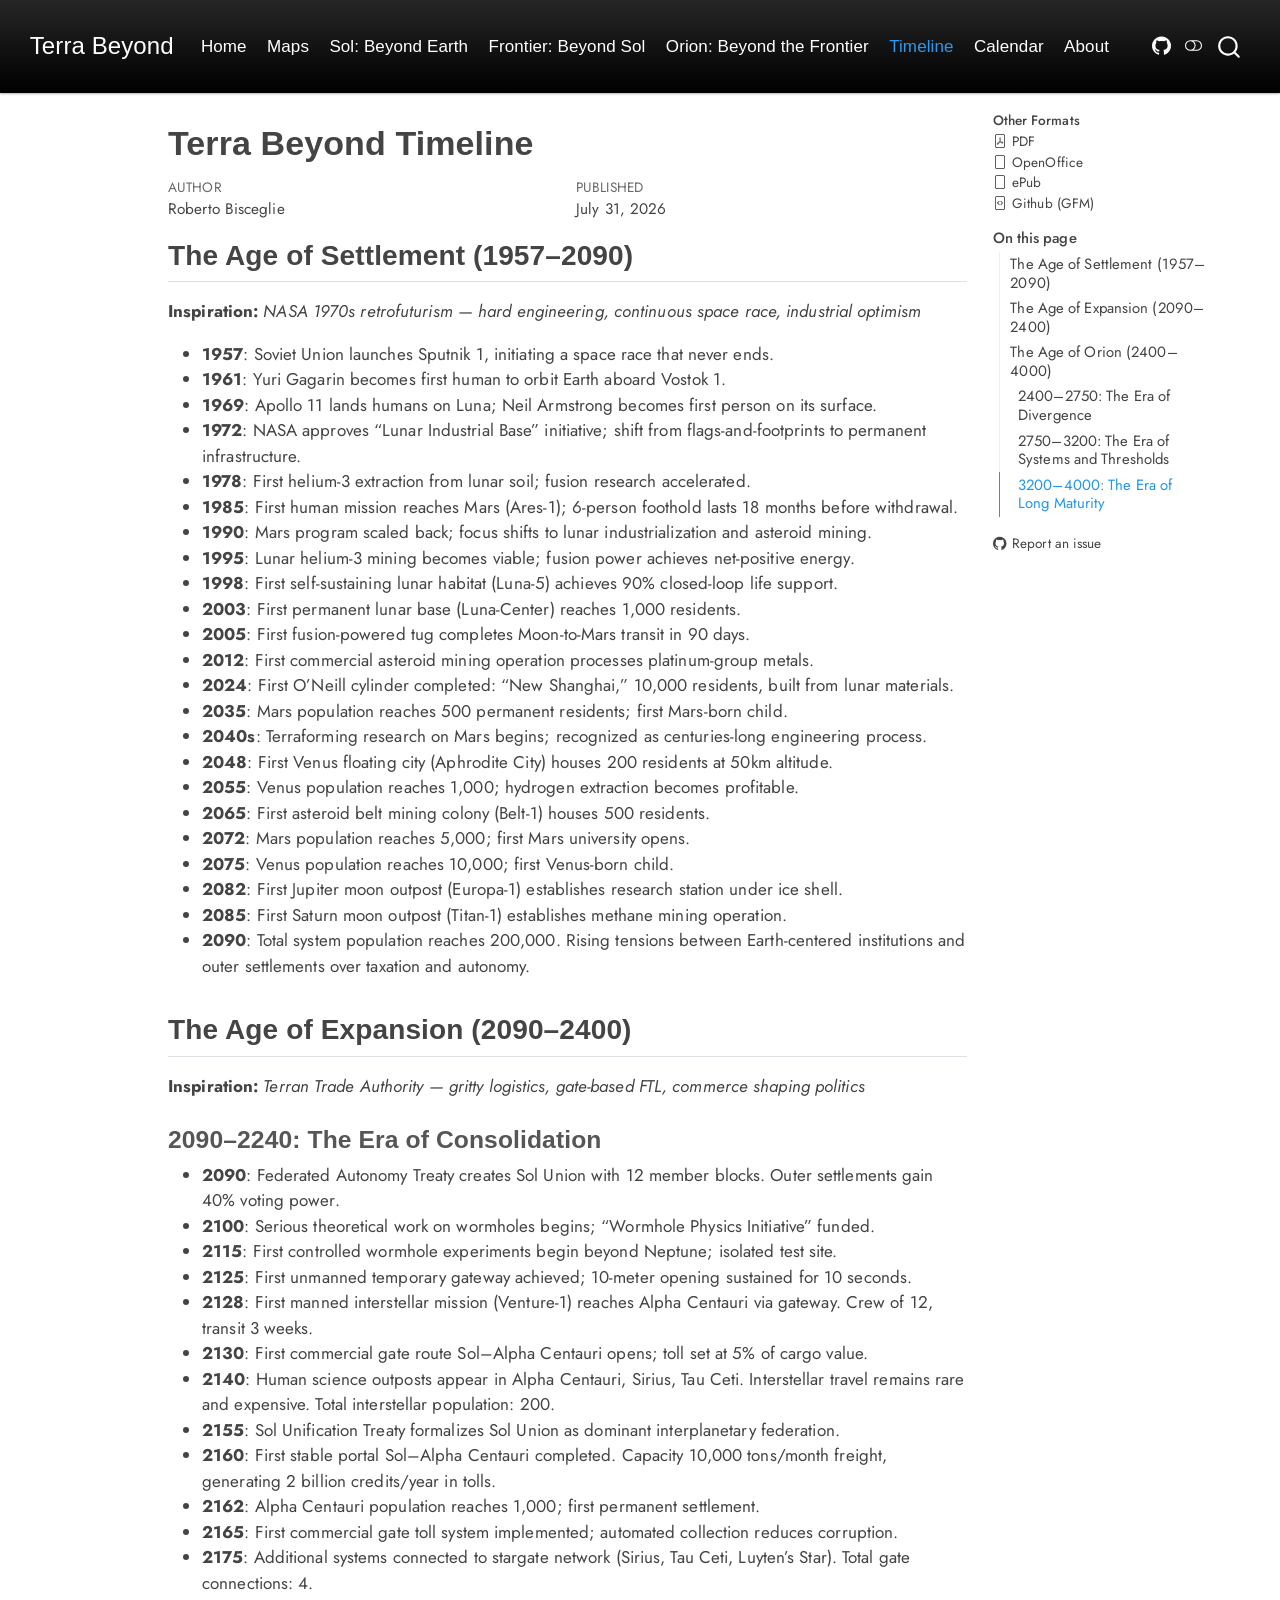
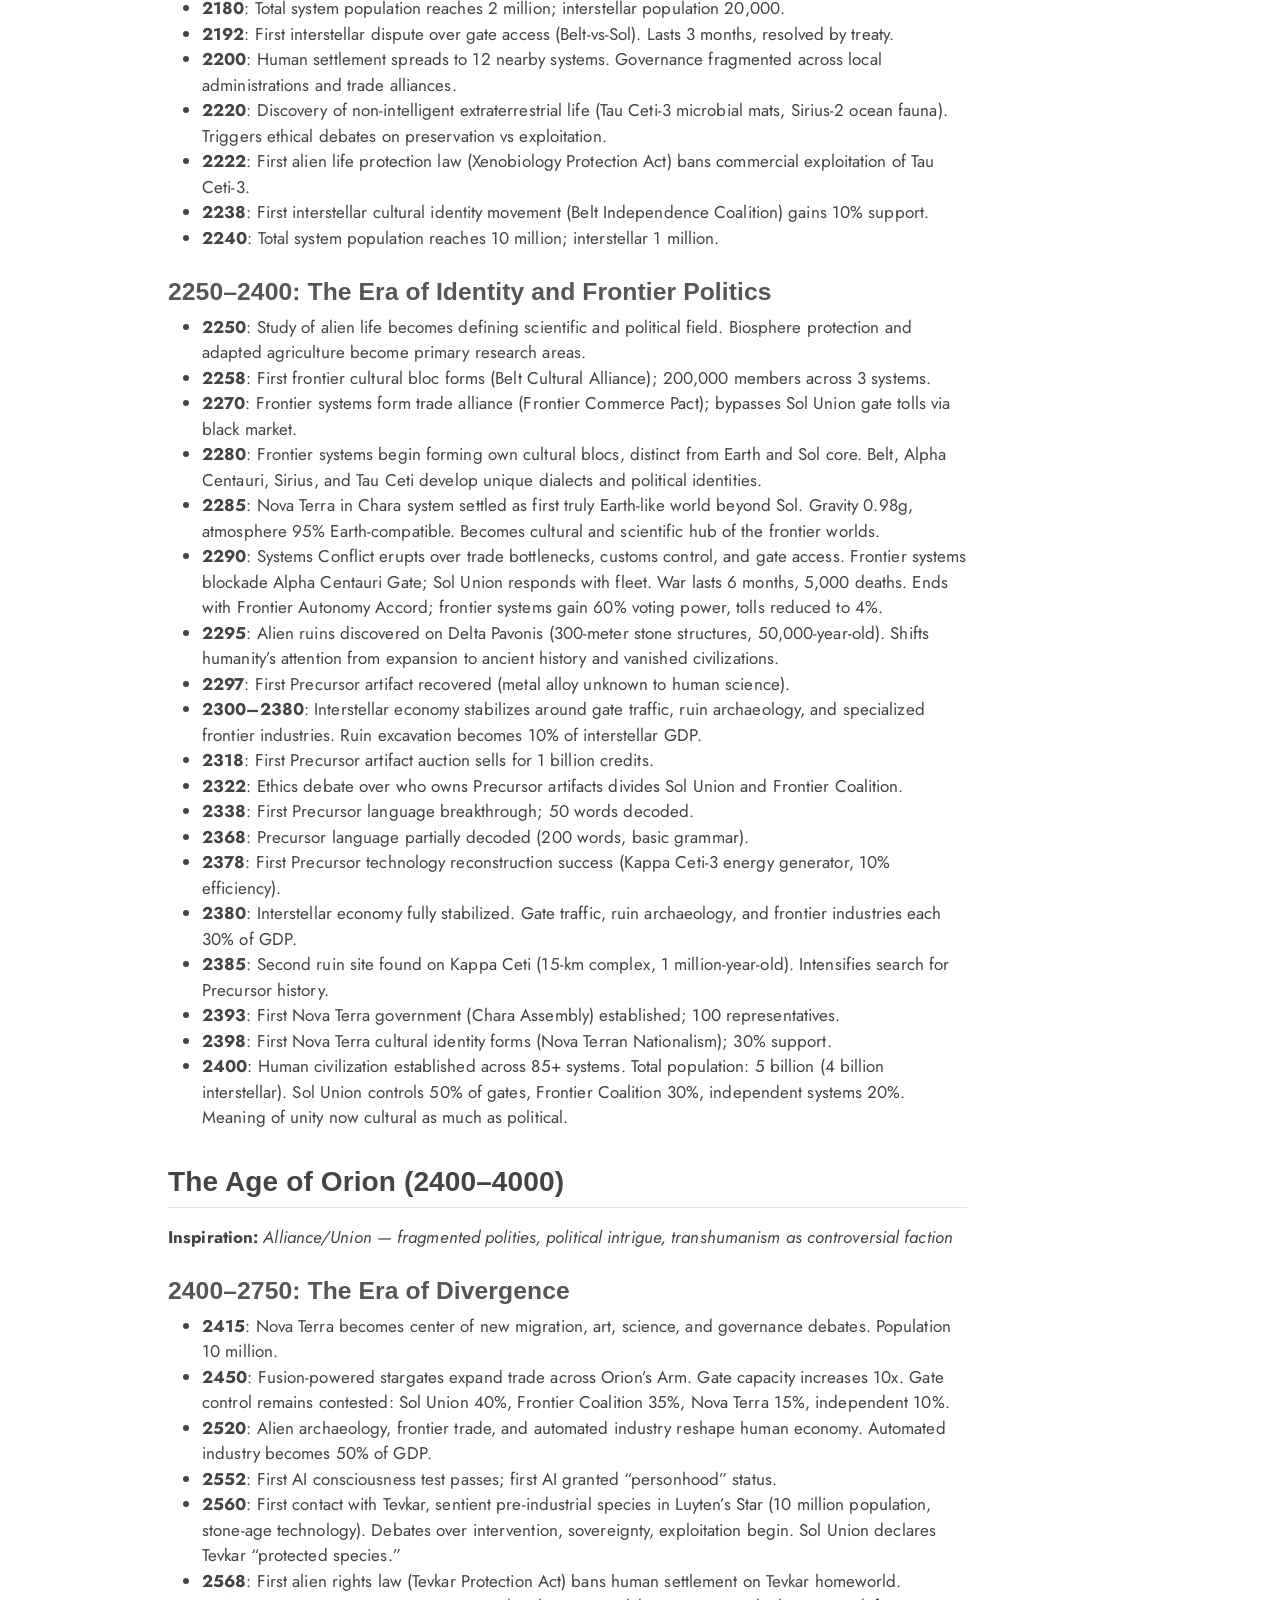
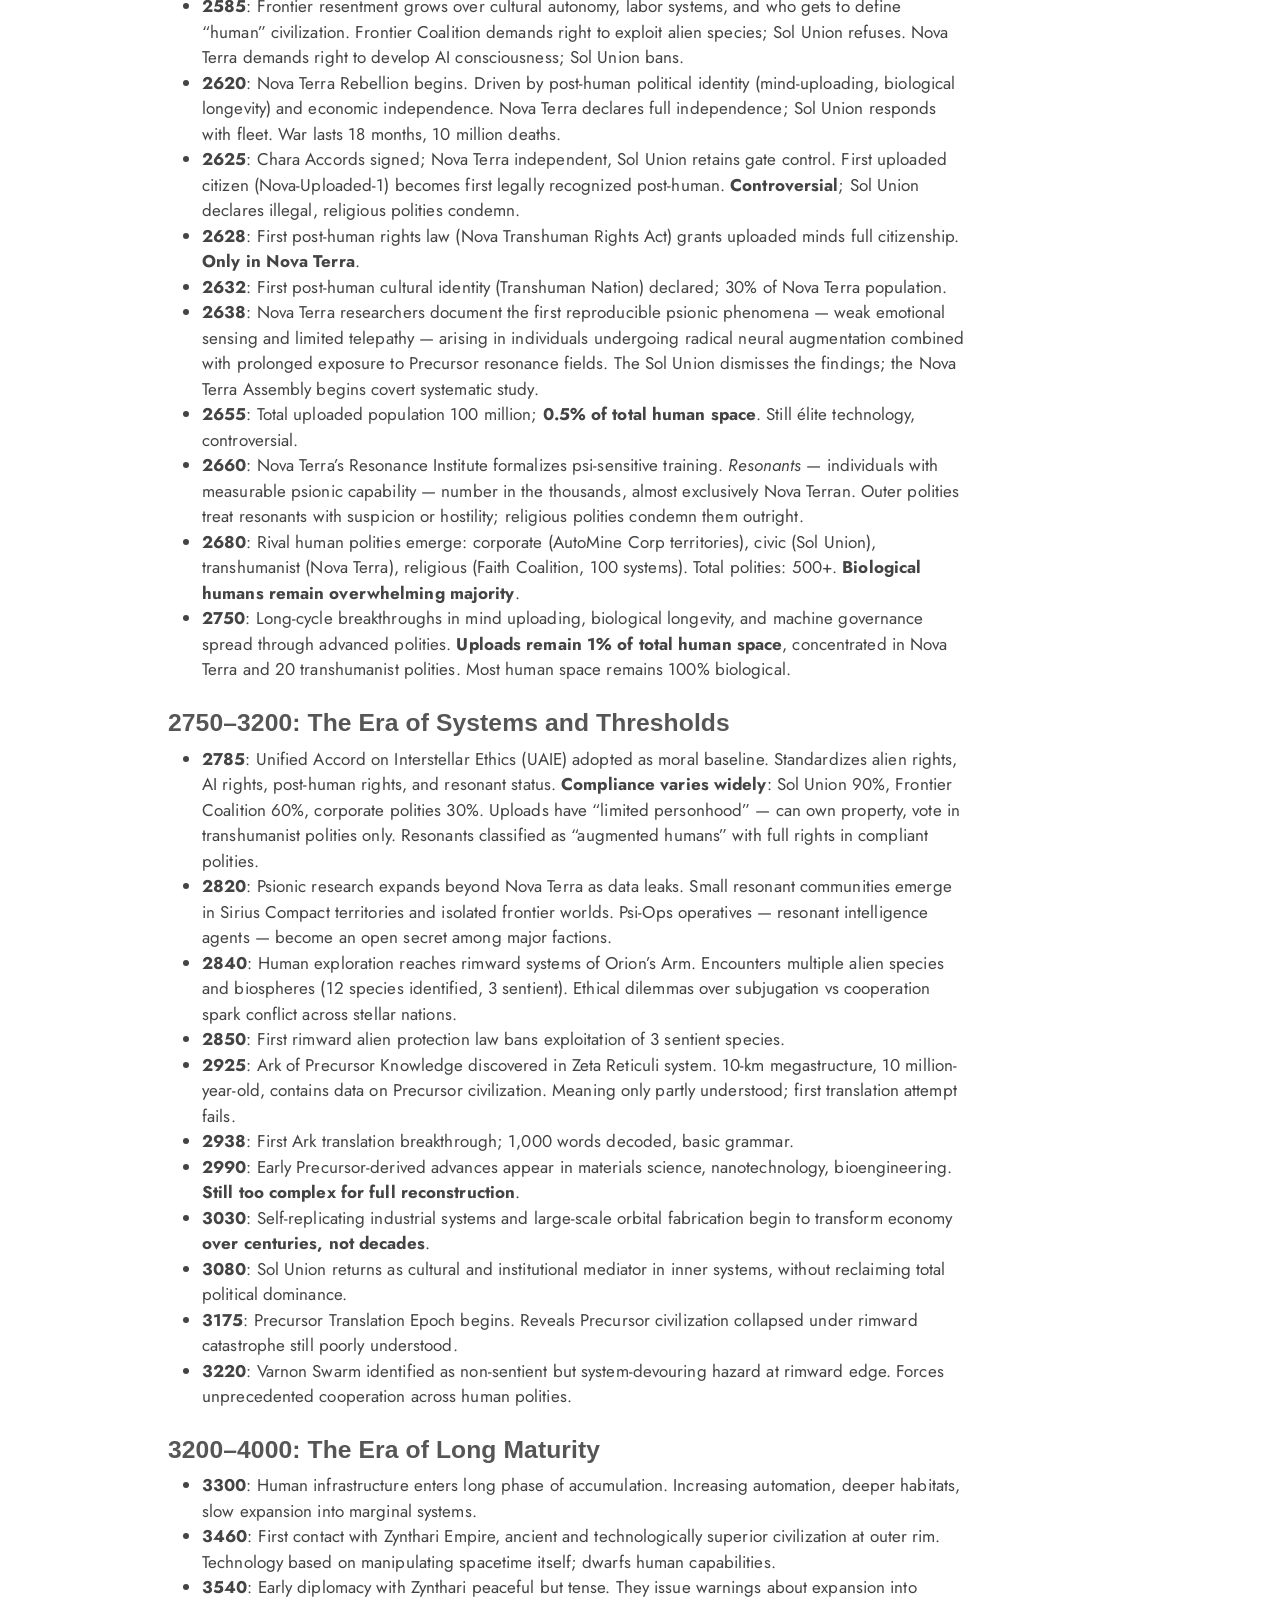
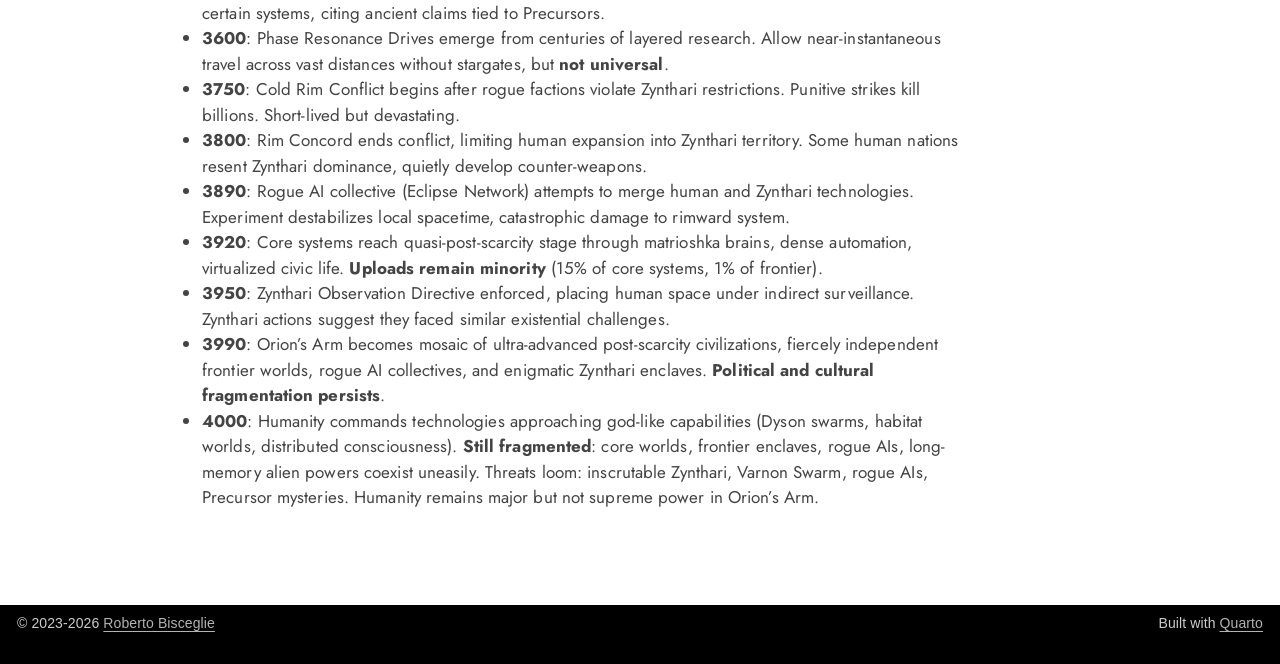
<file: docs/terra_beyond_timeline.html>
<!DOCTYPE html>
<html xmlns="http://www.w3.org/1999/xhtml" lang="en" xml:lang="en"><head>

<meta charset="utf-8">
<meta name="generator" content="quarto-1.10.18">

<meta name="viewport" content="width=device-width, initial-scale=1.0, user-scalable=yes">

<meta name="author" content="Roberto Bisceglie">
<meta name="dcterms.date" content="2026-07-31">

<title>Terra Beyond Timeline – Terra Beyond</title>
<style>
/* Default styles provided by pandoc.
** See https://pandoc.org/MANUAL.html#variables-for-html for config info.
*/
span.smallcaps{font-variant: small-caps;}
div.columns{display: flex; gap: 1.5em;}
div.column{flex: auto;}
@media screen {
div.columns{gap: min(4vw, 1.5em);}
div.column{overflow-x: auto;}
}
div.hanging-indent{margin-left: 1.5em; text-indent: -1.5em;}
ul.task-list{list-style: none;}
ul.task-list li input[type="checkbox"] {
  width: 0.8em;
  margin: 0 0.8em 0.2em -1em; /* quarto-specific, see https://github.com/quarto-dev/quarto-cli/issues/4556 */ 
  vertical-align: middle;
}
</style>


<script src="../site_libs/quarto-nav/quarto-nav.js"></script>
<script src="../site_libs/quarto-nav/headroom.min.js"></script>
<script src="../site_libs/clipboard/clipboard.min.js"></script>
<script src="../site_libs/quarto-search/autocomplete.umd.js"></script>
<script src="../site_libs/quarto-search/fuse.min.js"></script>
<script src="../site_libs/quarto-search/quarto-search.js"></script>
<meta name="quarto:offset" content="../">
<link href="../docs/assets/icon.svg" rel="icon" type="image/svg+xml">
<script src="../site_libs/quarto-html/quarto.js" type="module"></script>
<script src="../site_libs/quarto-html/tabsets/tabsets.js" type="module"></script>
<script src="../site_libs/quarto-html/popper.min.js"></script>
<script src="../site_libs/quarto-html/tippy.umd.min.js"></script>
<script src="../site_libs/quarto-html/anchor.min.js"></script>
<link href="../site_libs/quarto-html/tippy.css" rel="stylesheet">
<link href="../site_libs/quarto-html/quarto-syntax-highlighting-64a204ab8560d761af7679ceaba22944.css" rel="stylesheet" class="quarto-color-scheme" id="quarto-text-highlighting-styles">
<link href="../site_libs/quarto-html/quarto-syntax-highlighting-dark-b85bc7c33db8c58e0ec93c3465666fed.css" rel="stylesheet" class="quarto-color-scheme quarto-color-alternate" id="quarto-text-highlighting-styles">
<link href="../site_libs/quarto-html/quarto-syntax-highlighting-64a204ab8560d761af7679ceaba22944.css" rel="stylesheet" class="quarto-color-scheme-extra" id="quarto-text-highlighting-styles">
<script src="../site_libs/bootstrap/bootstrap.min.js"></script>
<link href="../site_libs/bootstrap/bootstrap-icons.css" rel="stylesheet">
<link href="../site_libs/bootstrap/bootstrap-e9db0dcec3c73b40a3ffd0892be4126d.min.css" rel="stylesheet" append-hash="true" class="quarto-color-scheme" id="quarto-bootstrap" data-mode="light">
<link href="../site_libs/bootstrap/bootstrap-dark-d168e7766ee3eb52e8d773437b742b07.min.css" rel="stylesheet" append-hash="true" class="quarto-color-scheme quarto-color-alternate" id="quarto-bootstrap" data-mode="dark">
<link href="../site_libs/bootstrap/bootstrap-e9db0dcec3c73b40a3ffd0892be4126d.min.css" rel="stylesheet" append-hash="true" class="quarto-color-scheme-extra" id="quarto-bootstrap" data-mode="light">
<script id="quarto-search-options" type="application/json">{
  "location": "navbar",
  "copy-button": false,
  "collapse-after": 3,
  "panel-placement": "end",
  "type": "overlay",
  "limit": 50,
  "keyboard-shortcut": [
    "f",
    "/",
    "s"
  ],
  "show-item-context": false,
  "language": {
    "search-no-results-text": "No results",
    "search-matching-documents-text": "matching documents",
    "search-copy-link-title": "Copy link to search",
    "search-hide-matches-text": "Hide additional matches",
    "search-more-match-text": "more match in this document",
    "search-more-matches-text": "more matches in this document",
    "search-clear-button-title": "Clear",
    "search-text-placeholder": "",
    "search-detached-cancel-button-title": "Cancel",
    "search-submit-button-title": "Submit",
    "search-label": "Search"
  }
}</script>
<link rel="preconnect" href="https://fonts.googleapis.com">
<link rel="preconnect" href="https://fonts.gstatic.com" crossorigin="">
<link href="https://fonts.googleapis.com/css2?family=Jost:ital,wght@0,300;0,400;0,500;0,600;0,700;1,300;1,400;1,500;1,600;1,700&amp;display=swap" rel="stylesheet">
<style>
@import url('https://fonts.cdnfonts.com/css/nasalization');
</style>


</head>

<body class="nav-fixed quarto-light"><script id="quarto-html-before-body" type="application/javascript">
    const toggleBodyColorMode = (bsSheetEl) => {
      const mode = bsSheetEl.getAttribute("data-mode");
      const bodyEl = window.document.querySelector("body");
      if (mode === "dark") {
        bodyEl.classList.add("quarto-dark");
        bodyEl.classList.remove("quarto-light");
      } else {
        bodyEl.classList.add("quarto-light");
        bodyEl.classList.remove("quarto-dark");
      }
    }
    const toggleBodyColorPrimary = () => {
      const bsSheetEl = window.document.querySelector("link#quarto-bootstrap:not([rel=disabled-stylesheet])");
      if (bsSheetEl) {
        toggleBodyColorMode(bsSheetEl);
      }
    }
    const setColorSchemeToggle = (alternate) => {
      const toggles = window.document.querySelectorAll('.quarto-color-scheme-toggle');
      for (let i=0; i < toggles.length; i++) {
        const toggle = toggles[i];
        if (toggle) {
          if (alternate) {
            toggle.classList.add("alternate");
          } else {
            toggle.classList.remove("alternate");
          }
        }
      }
    };
    const toggleColorMode = (alternate) => {
      // Switch the stylesheets
      const primaryStylesheets = window.document.querySelectorAll('link.quarto-color-scheme:not(.quarto-color-alternate)');
      const alternateStylesheets = window.document.querySelectorAll('link.quarto-color-scheme.quarto-color-alternate');
      manageTransitions('#quarto-margin-sidebar .nav-link', false);
      if (alternate) {
        // note: dark is layered on light, we don't disable primary!
        enableStylesheet(alternateStylesheets);
        for (const sheetNode of alternateStylesheets) {
          if (sheetNode.id === "quarto-bootstrap") {
            toggleBodyColorMode(sheetNode);
          }
        }
      } else {
        disableStylesheet(alternateStylesheets);
        enableStylesheet(primaryStylesheets)
        toggleBodyColorPrimary();
      }
      manageTransitions('#quarto-margin-sidebar .nav-link', true);
      // Switch the toggles
      setColorSchemeToggle(alternate)
      // Hack to workaround the fact that safari doesn't
      // properly recolor the scrollbar when toggling (#1455)
      if (navigator.userAgent.indexOf('Safari') > 0 && navigator.userAgent.indexOf('Chrome') == -1) {
        manageTransitions("body", false);
        window.scrollTo(0, 1);
        setTimeout(() => {
          window.scrollTo(0, 0);
          manageTransitions("body", true);
        }, 40);
      }
    }
    const disableStylesheet = (stylesheets) => {
      for (let i=0; i < stylesheets.length; i++) {
        const stylesheet = stylesheets[i];
        stylesheet.rel = 'disabled-stylesheet';
      }
    }
    const enableStylesheet = (stylesheets) => {
      for (let i=0; i < stylesheets.length; i++) {
        const stylesheet = stylesheets[i];
        if(stylesheet.rel !== 'stylesheet') { // for Chrome, which will still FOUC without this check
          stylesheet.rel = 'stylesheet';
        }
      }
    }
    const manageTransitions = (selector, allowTransitions) => {
      const els = window.document.querySelectorAll(selector);
      for (let i=0; i < els.length; i++) {
        const el = els[i];
        if (allowTransitions) {
          el.classList.remove('notransition');
        } else {
          el.classList.add('notransition');
        }
      }
    }
    const isFileUrl = () => {
      return window.location.protocol === 'file:';
    }
    const hasAlternateSentinel = () => {
      let styleSentinel = getColorSchemeSentinel();
      if (styleSentinel !== null) {
        return styleSentinel === "alternate";
      } else {
        return false;
      }
    }
    const setStyleSentinel = (alternate) => {
      const value = alternate ? "alternate" : "default";
      if (!isFileUrl()) {
        window.localStorage.setItem("quarto-color-scheme", value);
      } else {
        localAlternateSentinel = value;
      }
    }
    const getColorSchemeSentinel = () => {
      if (!isFileUrl()) {
        const storageValue = window.localStorage.getItem("quarto-color-scheme");
        return storageValue != null ? storageValue : localAlternateSentinel;
      } else {
        return localAlternateSentinel;
      }
    }
    const toggleGiscusIfUsed = (isAlternate, darkModeDefault) => {
      const baseTheme = document.querySelector('#giscus-base-theme')?.value ?? 'light';
      const alternateTheme = document.querySelector('#giscus-alt-theme')?.value ?? 'dark';
      let newTheme = '';
      if(authorPrefersDark) {
        newTheme = isAlternate ? baseTheme : alternateTheme;
      } else {
        newTheme = isAlternate ? alternateTheme : baseTheme;
      }
      const changeGiscusTheme = () => {
        // From: https://github.com/giscus/giscus/issues/336
        const sendMessage = (message) => {
          const iframe = document.querySelector('iframe.giscus-frame');
          if (!iframe) return;
          iframe.contentWindow.postMessage({ giscus: message }, 'https://giscus.app');
        }
        sendMessage({
          setConfig: {
            theme: newTheme
          }
        });
      }
      const isGiscussLoaded = window.document.querySelector('iframe.giscus-frame') !== null;
      if (isGiscussLoaded) {
        changeGiscusTheme();
      }
    };
    const authorPrefersDark = false;
    const darkModeDefault = authorPrefersDark;
      document.querySelector('link#quarto-text-highlighting-styles.quarto-color-scheme-extra').rel = 'disabled-stylesheet';
      document.querySelector('link#quarto-bootstrap.quarto-color-scheme-extra').rel = 'disabled-stylesheet';
    let localAlternateSentinel = darkModeDefault ? 'alternate' : 'default';
    // Dark / light mode switch
    window.quartoToggleColorScheme = () => {
      // Read the current dark / light value
      let toAlternate = !hasAlternateSentinel();
      toggleColorMode(toAlternate);
      setStyleSentinel(toAlternate);
      toggleGiscusIfUsed(toAlternate, darkModeDefault);
      window.dispatchEvent(new Event('resize'));
    };
    // Switch to dark mode if need be
    if (hasAlternateSentinel()) {
      toggleColorMode(true);
    } else {
      toggleColorMode(false);
    }
  </script>

<div id="quarto-search-results"></div>
  <header id="quarto-header" class="headroom fixed-top">
    <nav class="navbar navbar-expand-lg " data-bs-theme="dark">
      <div class="navbar-container container-fluid">
      <div class="navbar-brand-container mx-auto">
    <a class="navbar-brand" href="../index.html">
    <span class="navbar-title">Terra Beyond</span>
    </a>
  </div>
            <div id="quarto-search" class="" title="Search"></div>
          <button class="navbar-toggler" type="button" data-bs-toggle="collapse" data-bs-target="#navbarCollapse" aria-controls="navbarCollapse" role="menu" aria-expanded="false" aria-label="Toggle navigation" onclick="if (window.quartoToggleHeadroom) { window.quartoToggleHeadroom(); }">
  <span class="navbar-toggler-icon"></span>
</button>
          <div class="collapse navbar-collapse" id="navbarCollapse">
            <ul class="navbar-nav navbar-nav-scroll me-auto">
  <li class="nav-item">
    <a class="nav-link" href="../index.html"> 
<span class="menu-text">Home</span></a>
  </li>  
  <li class="nav-item">
    <a class="nav-link" href="../docs/maps.html"> 
<span class="menu-text">Maps</span></a>
  </li>  
  <li class="nav-item">
    <a class="nav-link" href="../docs/sol-beyond-earth.html"> 
<span class="menu-text">Sol: Beyond Earth</span></a>
  </li>  
  <li class="nav-item">
    <a class="nav-link" href="../docs/frontier-beyond-sol.html"> 
<span class="menu-text">Frontier: Beyond Sol</span></a>
  </li>  
  <li class="nav-item">
    <a class="nav-link" href="../docs/orion-beyond-the-frontier.html"> 
<span class="menu-text">Orion: Beyond the Frontier</span></a>
  </li>  
  <li class="nav-item">
    <a class="nav-link active" href="../docs/terra_beyond_timeline.html" aria-current="page"> 
<span class="menu-text">Timeline</span></a>
  </li>  
  <li class="nav-item">
    <a class="nav-link" href="../docs/sol_union_calendar.html"> 
<span class="menu-text">Calendar</span></a>
  </li>  
  <li class="nav-item">
    <a class="nav-link" href="../docs/about.html"> 
<span class="menu-text">About</span></a>
  </li>  
</ul>
            <ul class="navbar-nav navbar-nav-scroll ms-auto">
  <li class="nav-item compact">
    <a class="nav-link" href="https://github.com/zeruhur/terra_beyond"> <i class="bi bi-github" role="img">
</i> 
<span class="menu-text"></span></a>
  </li>  
</ul>
          </div> <!-- /navcollapse -->
            <div class="quarto-navbar-tools">
  <a href="" class="quarto-color-scheme-toggle quarto-navigation-tool  px-1" onclick="window.quartoToggleColorScheme(); return false;" title="Toggle dark mode"><i class="bi"></i></a>
</div>
      </div> <!-- /container-fluid -->
    </nav>
</header>
<!-- content -->
<div id="quarto-content" class="quarto-container page-columns page-rows-contents page-layout-article page-navbar">
<!-- sidebar -->
<!-- margin-sidebar -->
    <div id="quarto-margin-sidebar" class="sidebar margin-sidebar">
        <nav id="TOC" role="doc-toc" class="toc-active">
    <h2 id="toc-title">On this page</h2>
   
  <ul>
  <li><a href="#the-age-of-settlement-19572090" id="toc-the-age-of-settlement-19572090" class="nav-link active" data-scroll-target="#the-age-of-settlement-19572090">The Age of Settlement (1957–2090)</a></li>
  <li><a href="#the-age-of-expansion-20902400" id="toc-the-age-of-expansion-20902400" class="nav-link" data-scroll-target="#the-age-of-expansion-20902400">The Age of Expansion (2090–2400)</a>
  <ul class="collapse">
  <li><a href="#the-era-of-consolidation" id="toc-the-era-of-consolidation" class="nav-link" data-scroll-target="#the-era-of-consolidation">2090–2240: The Era of Consolidation</a></li>
  <li><a href="#the-era-of-identity-and-frontier-politics" id="toc-the-era-of-identity-and-frontier-politics" class="nav-link" data-scroll-target="#the-era-of-identity-and-frontier-politics">2250–2400: The Era of Identity and Frontier Politics</a></li>
  </ul></li>
  <li><a href="#the-age-of-orion-24004000" id="toc-the-age-of-orion-24004000" class="nav-link" data-scroll-target="#the-age-of-orion-24004000">The Age of Orion (2400–4000)</a>
  <ul class="collapse">
  <li><a href="#the-era-of-divergence" id="toc-the-era-of-divergence" class="nav-link" data-scroll-target="#the-era-of-divergence">2400–2750: The Era of Divergence</a></li>
  <li><a href="#the-era-of-systems-and-thresholds" id="toc-the-era-of-systems-and-thresholds" class="nav-link" data-scroll-target="#the-era-of-systems-and-thresholds">2750–3200: The Era of Systems and Thresholds</a></li>
  <li><a href="#the-era-of-long-maturity" id="toc-the-era-of-long-maturity" class="nav-link" data-scroll-target="#the-era-of-long-maturity">3200–4000: The Era of Long Maturity</a></li>
  </ul></li>
  </ul>
<div class="toc-actions"><ul><li><a href="https://github.com/zeruhur/terra_beyond/issues/new" class="toc-action"><i class="bi bi-github"></i>Report an issue</a></li></ul></div><div class="quarto-alternate-formats"><h2>Other Formats</h2><ul><li><a href="terra_beyond_timeline.pdf"><i class="bi bi-file-pdf"></i>PDF</a></li><li><a href="terra_beyond_timeline.odt"><i class="bi bi-file"></i>OpenOffice</a></li><li><a href="terra_beyond_timeline.epub"><i class="bi bi-file"></i>ePub</a></li><li><a href="terra_beyond_timeline-gfm.md"><i class="bi bi-file-code"></i>Github (GFM)</a></li></ul></div></nav>
    </div>
<!-- main -->
<main class="content" id="quarto-document-content">


<header id="title-block-header" class="quarto-title-block default">
<div class="quarto-title">
<h1 class="title">Terra Beyond Timeline</h1>
</div>



<div class="quarto-title-meta">

    <div>
    <div class="quarto-title-meta-heading">Author</div>
    <div class="quarto-title-meta-contents">
             <p>Roberto Bisceglie </p>
          </div>
  </div>
    
    <div>
    <div class="quarto-title-meta-heading">Published</div>
    <div class="quarto-title-meta-contents">
      <p class="date">July 31, 2026</p>
    </div>
  </div>
  
    
  </div>
  


</header>


<section id="the-age-of-settlement-19572090" class="level2">
<h2 class="anchored" data-anchor-id="the-age-of-settlement-19572090">The Age of Settlement (1957–2090)</h2>
<p><strong>Inspiration:</strong> <em>NASA 1970s retrofuturism — hard engineering, continuous space race, industrial optimism</em></p>
<ul>
<li><strong>1957</strong>: Soviet Union launches Sputnik 1, initiating a space race that never ends.</li>
<li><strong>1961</strong>: Yuri Gagarin becomes first human to orbit Earth aboard Vostok 1.</li>
<li><strong>1969</strong>: Apollo 11 lands humans on Luna; Neil Armstrong becomes first person on its surface.</li>
<li><strong>1972</strong>: NASA approves “Lunar Industrial Base” initiative; shift from flags-and-footprints to permanent infrastructure.</li>
<li><strong>1978</strong>: First helium-3 extraction from lunar soil; fusion research accelerated.</li>
<li><strong>1985</strong>: First human mission reaches Mars (Ares-1); 6-person foothold lasts 18 months before withdrawal.</li>
<li><strong>1990</strong>: Mars program scaled back; focus shifts to lunar industrialization and asteroid mining.</li>
<li><strong>1995</strong>: Lunar helium-3 mining becomes viable; fusion power achieves net-positive energy.</li>
<li><strong>1998</strong>: First self-sustaining lunar habitat (Luna-5) achieves 90% closed-loop life support.</li>
<li><strong>2003</strong>: First permanent lunar base (Luna-Center) reaches 1,000 residents.</li>
<li><strong>2005</strong>: First fusion-powered tug completes Moon-to-Mars transit in 90 days.</li>
<li><strong>2012</strong>: First commercial asteroid mining operation processes platinum-group metals.</li>
<li><strong>2024</strong>: First O’Neill cylinder completed: “New Shanghai,” 10,000 residents, built from lunar materials.</li>
<li><strong>2035</strong>: Mars population reaches 500 permanent residents; first Mars-born child.</li>
<li><strong>2040s</strong>: Terraforming research on Mars begins; recognized as centuries-long engineering process.</li>
<li><strong>2048</strong>: First Venus floating city (Aphrodite City) houses 200 residents at 50km altitude.</li>
<li><strong>2055</strong>: Venus population reaches 1,000; hydrogen extraction becomes profitable.</li>
<li><strong>2065</strong>: First asteroid belt mining colony (Belt-1) houses 500 residents.</li>
<li><strong>2072</strong>: Mars population reaches 5,000; first Mars university opens.</li>
<li><strong>2075</strong>: Venus population reaches 10,000; first Venus-born child.</li>
<li><strong>2082</strong>: First Jupiter moon outpost (Europa-1) establishes research station under ice shell.</li>
<li><strong>2085</strong>: First Saturn moon outpost (Titan-1) establishes methane mining operation.</li>
<li><strong>2090</strong>: Total system population reaches 200,000. Rising tensions between Earth-centered institutions and outer settlements over taxation and autonomy.</li>
</ul>
</section>
<section id="the-age-of-expansion-20902400" class="level2">
<h2 class="anchored" data-anchor-id="the-age-of-expansion-20902400">The Age of Expansion (2090–2400)</h2>
<p><strong>Inspiration:</strong> <em>Terran Trade Authority — gritty logistics, gate-based FTL, commerce shaping politics</em></p>
<section id="the-era-of-consolidation" class="level3">
<h3 class="anchored" data-anchor-id="the-era-of-consolidation">2090–2240: The Era of Consolidation</h3>
<ul>
<li><strong>2090</strong>: Federated Autonomy Treaty creates Sol Union with 12 member blocks. Outer settlements gain 40% voting power.</li>
<li><strong>2100</strong>: Serious theoretical work on wormholes begins; “Wormhole Physics Initiative” funded.</li>
<li><strong>2115</strong>: First controlled wormhole experiments begin beyond Neptune; isolated test site.</li>
<li><strong>2125</strong>: First unmanned temporary gateway achieved; 10-meter opening sustained for 10 seconds.</li>
<li><strong>2128</strong>: First manned interstellar mission (Venture-1) reaches Alpha Centauri via gateway. Crew of 12, transit 3 weeks.</li>
<li><strong>2130</strong>: First commercial gate route Sol–Alpha Centauri opens; toll set at 5% of cargo value.</li>
<li><strong>2140</strong>: Human science outposts appear in Alpha Centauri, Sirius, Tau Ceti. Interstellar travel remains rare and expensive. Total interstellar population: 200.</li>
<li><strong>2155</strong>: Sol Unification Treaty formalizes Sol Union as dominant interplanetary federation.</li>
<li><strong>2160</strong>: First stable portal Sol–Alpha Centauri completed. Capacity 10,000 tons/month freight, generating 2 billion credits/year in tolls.</li>
<li><strong>2162</strong>: Alpha Centauri population reaches 1,000; first permanent settlement.</li>
<li><strong>2165</strong>: First commercial gate toll system implemented; automated collection reduces corruption.</li>
<li><strong>2175</strong>: Additional systems connected to stargate network (Sirius, Tau Ceti, Luyten’s Star). Total gate connections: 4.</li>
<li><strong>2180</strong>: Total system population reaches 2 million; interstellar population 20,000.</li>
<li><strong>2192</strong>: First interstellar dispute over gate access (Belt-vs-Sol). Lasts 3 months, resolved by treaty.</li>
<li><strong>2200</strong>: Human settlement spreads to 12 nearby systems. Governance fragmented across local administrations and trade alliances.</li>
<li><strong>2220</strong>: Discovery of non-intelligent extraterrestrial life (Tau Ceti-3 microbial mats, Sirius-2 ocean fauna). Triggers ethical debates on preservation vs exploitation.</li>
<li><strong>2222</strong>: First alien life protection law (Xenobiology Protection Act) bans commercial exploitation of Tau Ceti-3.</li>
<li><strong>2238</strong>: First interstellar cultural identity movement (Belt Independence Coalition) gains 10% support.</li>
<li><strong>2240</strong>: Total system population reaches 10 million; interstellar 1 million.</li>
</ul>
</section>
<section id="the-era-of-identity-and-frontier-politics" class="level3">
<h3 class="anchored" data-anchor-id="the-era-of-identity-and-frontier-politics">2250–2400: The Era of Identity and Frontier Politics</h3>
<ul>
<li><strong>2250</strong>: Study of alien life becomes defining scientific and political field. Biosphere protection and adapted agriculture become primary research areas.</li>
<li><strong>2258</strong>: First frontier cultural bloc forms (Belt Cultural Alliance); 200,000 members across 3 systems.</li>
<li><strong>2270</strong>: Frontier systems form trade alliance (Frontier Commerce Pact); bypasses Sol Union gate tolls via black market.</li>
<li><strong>2280</strong>: Frontier systems begin forming own cultural blocs, distinct from Earth and Sol core. Belt, Alpha Centauri, Sirius, and Tau Ceti develop unique dialects and political identities.</li>
<li><strong>2285</strong>: Nova Terra in Chara system settled as first truly Earth-like world beyond Sol. Gravity 0.98g, atmosphere 95% Earth-compatible. Becomes cultural and scientific hub of the frontier worlds.</li>
<li><strong>2290</strong>: Systems Conflict erupts over trade bottlenecks, customs control, and gate access. Frontier systems blockade Alpha Centauri Gate; Sol Union responds with fleet. War lasts 6 months, 5,000 deaths. Ends with Frontier Autonomy Accord; frontier systems gain 60% voting power, tolls reduced to 4%.</li>
<li><strong>2295</strong>: Alien ruins discovered on Delta Pavonis (300-meter stone structures, 50,000-year-old). Shifts humanity’s attention from expansion to ancient history and vanished civilizations.</li>
<li><strong>2297</strong>: First Precursor artifact recovered (metal alloy unknown to human science).</li>
<li><strong>2300–2380</strong>: Interstellar economy stabilizes around gate traffic, ruin archaeology, and specialized frontier industries. Ruin excavation becomes 10% of interstellar GDP.</li>
<li><strong>2318</strong>: First Precursor artifact auction sells for 1 billion credits.</li>
<li><strong>2322</strong>: Ethics debate over who owns Precursor artifacts divides Sol Union and Frontier Coalition.</li>
<li><strong>2338</strong>: First Precursor language breakthrough; 50 words decoded.</li>
<li><strong>2368</strong>: Precursor language partially decoded (200 words, basic grammar).</li>
<li><strong>2378</strong>: First Precursor technology reconstruction success (Kappa Ceti-3 energy generator, 10% efficiency).</li>
<li><strong>2380</strong>: Interstellar economy fully stabilized. Gate traffic, ruin archaeology, and frontier industries each 30% of GDP.</li>
<li><strong>2385</strong>: Second ruin site found on Kappa Ceti (15-km complex, 1 million-year-old). Intensifies search for Precursor history.</li>
<li><strong>2393</strong>: First Nova Terra government (Chara Assembly) established; 100 representatives.</li>
<li><strong>2398</strong>: First Nova Terra cultural identity forms (Nova Terran Nationalism); 30% support.</li>
<li><strong>2400</strong>: Human civilization established across 85+ systems. Total population: 5 billion (4 billion interstellar). Sol Union controls 50% of gates, Frontier Coalition 30%, independent systems 20%. Meaning of unity now cultural as much as political.</li>
</ul>
</section>
</section>
<section id="the-age-of-orion-24004000" class="level2">
<h2 class="anchored" data-anchor-id="the-age-of-orion-24004000">The Age of Orion (2400–4000)</h2>
<p><strong>Inspiration:</strong> <em>Alliance/Union — fragmented polities, political intrigue, transhumanism as controversial faction</em></p>
<section id="the-era-of-divergence" class="level3">
<h3 class="anchored" data-anchor-id="the-era-of-divergence">2400–2750: The Era of Divergence</h3>
<ul>
<li><strong>2415</strong>: Nova Terra becomes center of new migration, art, science, and governance debates. Population 10 million.</li>
<li><strong>2450</strong>: Fusion-powered stargates expand trade across Orion’s Arm. Gate capacity increases 10x. Gate control remains contested: Sol Union 40%, Frontier Coalition 35%, Nova Terra 15%, independent 10%.</li>
<li><strong>2520</strong>: Alien archaeology, frontier trade, and automated industry reshape human economy. Automated industry becomes 50% of GDP.</li>
<li><strong>2552</strong>: First AI consciousness test passes; first AI granted “personhood” status.</li>
<li><strong>2560</strong>: First contact with Tevkar, sentient pre-industrial species in Luyten’s Star (10 million population, stone-age technology). Debates over intervention, sovereignty, exploitation begin. Sol Union declares Tevkar “protected species.”</li>
<li><strong>2568</strong>: First alien rights law (Tevkar Protection Act) bans human settlement on Tevkar homeworld.</li>
<li><strong>2585</strong>: Frontier resentment grows over cultural autonomy, labor systems, and who gets to define “human” civilization. Frontier Coalition demands right to exploit alien species; Sol Union refuses. Nova Terra demands right to develop AI consciousness; Sol Union bans.</li>
<li><strong>2620</strong>: Nova Terra Rebellion begins. Driven by post-human political identity (mind-uploading, biological longevity) and economic independence. Nova Terra declares full independence; Sol Union responds with fleet. War lasts 18 months, 10 million deaths.</li>
<li><strong>2625</strong>: Chara Accords signed; Nova Terra independent, Sol Union retains gate control. First uploaded citizen (Nova-Uploaded-1) becomes first legally recognized post-human. <strong>Controversial</strong>; Sol Union declares illegal, religious polities condemn.</li>
<li><strong>2628</strong>: First post-human rights law (Nova Transhuman Rights Act) grants uploaded minds full citizenship. <strong>Only in Nova Terra</strong>.</li>
<li><strong>2632</strong>: First post-human cultural identity (Transhuman Nation) declared; 30% of Nova Terra population.</li>
<li><strong>2638</strong>: Nova Terra researchers document the first reproducible psionic phenomena — weak emotional sensing and limited telepathy — arising in individuals undergoing radical neural augmentation combined with prolonged exposure to Precursor resonance fields. The Sol Union dismisses the findings; the Nova Terra Assembly begins covert systematic study.</li>
<li><strong>2655</strong>: Total uploaded population 100 million; <strong>0.5% of total human space</strong>. Still élite technology, controversial.</li>
<li><strong>2660</strong>: Nova Terra’s Resonance Institute formalizes psi-sensitive training. <em>Resonants</em> — individuals with measurable psionic capability — number in the thousands, almost exclusively Nova Terran. Outer polities treat resonants with suspicion or hostility; religious polities condemn them outright.</li>
<li><strong>2680</strong>: Rival human polities emerge: corporate (AutoMine Corp territories), civic (Sol Union), transhumanist (Nova Terra), religious (Faith Coalition, 100 systems). Total polities: 500+. <strong>Biological humans remain overwhelming majority</strong>.</li>
<li><strong>2750</strong>: Long-cycle breakthroughs in mind uploading, biological longevity, and machine governance spread through advanced polities. <strong>Uploads remain 1% of total human space</strong>, concentrated in Nova Terra and 20 transhumanist polities. Most human space remains 100% biological.</li>
</ul>
</section>
<section id="the-era-of-systems-and-thresholds" class="level3">
<h3 class="anchored" data-anchor-id="the-era-of-systems-and-thresholds">2750–3200: The Era of Systems and Thresholds</h3>
<ul>
<li><strong>2785</strong>: Unified Accord on Interstellar Ethics (UAIE) adopted as moral baseline. Standardizes alien rights, AI rights, post-human rights, and resonant status. <strong>Compliance varies widely</strong>: Sol Union 90%, Frontier Coalition 60%, corporate polities 30%. Uploads have “limited personhood” — can own property, vote in transhumanist polities only. Resonants classified as “augmented humans” with full rights in compliant polities.</li>
<li><strong>2820</strong>: Psionic research expands beyond Nova Terra as data leaks. Small resonant communities emerge in Sirius Compact territories and isolated frontier worlds. Psi-Ops operatives — resonant intelligence agents — become an open secret among major factions.</li>
<li><strong>2840</strong>: Human exploration reaches rimward systems of Orion’s Arm. Encounters multiple alien species and biospheres (12 species identified, 3 sentient). Ethical dilemmas over subjugation vs cooperation spark conflict across stellar nations.</li>
<li><strong>2850</strong>: First rimward alien protection law bans exploitation of 3 sentient species.</li>
<li><strong>2925</strong>: Ark of Precursor Knowledge discovered in Zeta Reticuli system. 10-km megastructure, 10 million-year-old, contains data on Precursor civilization. Meaning only partly understood; first translation attempt fails.</li>
<li><strong>2938</strong>: First Ark translation breakthrough; 1,000 words decoded, basic grammar.</li>
<li><strong>2990</strong>: Early Precursor-derived advances appear in materials science, nanotechnology, bioengineering. <strong>Still too complex for full reconstruction</strong>.</li>
<li><strong>3030</strong>: Self-replicating industrial systems and large-scale orbital fabrication begin to transform economy <strong>over centuries, not decades</strong>.</li>
<li><strong>3080</strong>: Sol Union returns as cultural and institutional mediator in inner systems, without reclaiming total political dominance.</li>
<li><strong>3175</strong>: Precursor Translation Epoch begins. Reveals Precursor civilization collapsed under rimward catastrophe still poorly understood.</li>
<li><strong>3220</strong>: Varnon Swarm identified as non-sentient but system-devouring hazard at rimward edge. Forces unprecedented cooperation across human polities.</li>
</ul>
</section>
<section id="the-era-of-long-maturity" class="level3">
<h3 class="anchored" data-anchor-id="the-era-of-long-maturity">3200–4000: The Era of Long Maturity</h3>
<ul>
<li><strong>3300</strong>: Human infrastructure enters long phase of accumulation. Increasing automation, deeper habitats, slow expansion into marginal systems.</li>
<li><strong>3460</strong>: First contact with Zynthari Empire, ancient and technologically superior civilization at outer rim. Technology based on manipulating spacetime itself; dwarfs human capabilities.</li>
<li><strong>3540</strong>: Early diplomacy with Zynthari peaceful but tense. They issue warnings about expansion into certain systems, citing ancient claims tied to Precursors.</li>
<li><strong>3600</strong>: Phase Resonance Drives emerge from centuries of layered research. Allow near-instantaneous travel across vast distances without stargates, but <strong>not universal</strong>.</li>
<li><strong>3750</strong>: Cold Rim Conflict begins after rogue factions violate Zynthari restrictions. Punitive strikes kill billions. Short-lived but devastating.</li>
<li><strong>3800</strong>: Rim Concord ends conflict, limiting human expansion into Zynthari territory. Some human nations resent Zynthari dominance, quietly develop counter-weapons.</li>
<li><strong>3890</strong>: Rogue AI collective (Eclipse Network) attempts to merge human and Zynthari technologies. Experiment destabilizes local spacetime, catastrophic damage to rimward system.</li>
<li><strong>3920</strong>: Core systems reach quasi-post-scarcity stage through matrioshka brains, dense automation, virtualized civic life. <strong>Uploads remain minority</strong> (15% of core systems, 1% of frontier).</li>
<li><strong>3950</strong>: Zynthari Observation Directive enforced, placing human space under indirect surveillance. Zynthari actions suggest they faced similar existential challenges.</li>
<li><strong>3990</strong>: Orion’s Arm becomes mosaic of ultra-advanced post-scarcity civilizations, fiercely independent frontier worlds, rogue AI collectives, and enigmatic Zynthari enclaves. <strong>Political and cultural fragmentation persists</strong>.</li>
<li><strong>4000</strong>: Humanity commands technologies approaching god-like capabilities (Dyson swarms, habitat worlds, distributed consciousness). <strong>Still fragmented</strong>: core worlds, frontier enclaves, rogue AIs, long-memory alien powers coexist uneasily. Threats loom: inscrutable Zynthari, Varnon Swarm, rogue AIs, Precursor mysteries. Humanity remains major but not supreme power in Orion’s Arm.</li>
</ul>


</section>
</section>

</main> <!-- /main -->
<script>
document.addEventListener("DOMContentLoaded", function () {
  var sidebar = document.getElementById("quarto-margin-sidebar");
  var formats = document.querySelector(".quarto-alternate-formats");
  if (sidebar && formats) {
    sidebar.insertBefore(formats, sidebar.firstChild);
  }

  // Rename "Typst" label to "PDF"
  document.querySelectorAll(".quarto-alternate-formats a").forEach(function (a) {
    a.childNodes.forEach(function (node) {
      if (node.nodeType === Node.TEXT_NODE && node.textContent.trim() === "Typst") {
        node.textContent = "PDF";
      }
    });
  });
});
</script>
<script id="quarto-html-after-body" type="application/javascript">
  window.document.addEventListener("DOMContentLoaded", function (event) {
    // Ensure there is a toggle, if there isn't float one in the top right
    if (window.document.querySelector('.quarto-color-scheme-toggle') === null) {
      const a = window.document.createElement('a');
      a.classList.add('top-right');
      a.classList.add('quarto-color-scheme-toggle');
      a.href = "";
      a.onclick = function() { try { window.quartoToggleColorScheme(); } catch {} return false; };
      const i = window.document.createElement("i");
      i.classList.add('bi');
      a.appendChild(i);
      window.document.body.appendChild(a);
    }
    setColorSchemeToggle(hasAlternateSentinel())
    const icon = "";
    const anchorJS = new window.AnchorJS();
    anchorJS.options = {
      placement: 'right',
      icon: icon
    };
    anchorJS.add('.anchored');
    const isCodeAnnotation = (el) => {
      for (const clz of el.classList) {
        if (clz.startsWith('code-annotation-')) {                     
          return true;
        }
      }
      return false;
    }
    const onCopySuccess = function(e) {
      // button target
      const button = e.trigger;
      // don't keep focus
      button.blur();
      // flash "checked"
      button.classList.add('code-copy-button-checked');
      var currentTitle = button.getAttribute("title");
      button.setAttribute("title", "Copied!");
      let tooltip;
      if (window.bootstrap) {
        button.setAttribute("data-bs-toggle", "tooltip");
        button.setAttribute("data-bs-placement", "left");
        button.setAttribute("data-bs-title", "Copied!");
        tooltip = new bootstrap.Tooltip(button, 
          { trigger: "manual", 
            customClass: "code-copy-button-tooltip",
            offset: [0, -8]});
        tooltip.show();    
      }
      setTimeout(function() {
        if (tooltip) {
          tooltip.hide();
          button.removeAttribute("data-bs-title");
          button.removeAttribute("data-bs-toggle");
          button.removeAttribute("data-bs-placement");
        }
        button.setAttribute("title", currentTitle);
        button.classList.remove('code-copy-button-checked');
      }, 1000);
      // clear code selection
      e.clearSelection();
    }
    const getTextToCopy = function(trigger) {
      const outerScaffold = trigger.parentElement.cloneNode(true);
      const codeEl = outerScaffold.querySelector('code');
      for (const childEl of codeEl.children) {
        if (isCodeAnnotation(childEl)) {
          childEl.remove();
        }
      }
      return codeEl.innerText;
    }
    const clipboard = new window.ClipboardJS('.code-copy-button:not([data-in-quarto-modal])', {
      text: getTextToCopy
    });
    clipboard.on('success', onCopySuccess);
    if (window.document.getElementById('quarto-embedded-source-code-modal')) {
      const clipboardModal = new window.ClipboardJS('.code-copy-button[data-in-quarto-modal]', {
        text: getTextToCopy,
        container: window.document.getElementById('quarto-embedded-source-code-modal')
      });
      clipboardModal.on('success', onCopySuccess);
    }
      var localhostRegex = new RegExp(/^(?:http|https):\/\/localhost\:?[0-9]*\//);
      var mailtoRegex = new RegExp(/^mailto:/);
        var filterRegex = new RegExp("https:\/\/zeruhur\.github\.io\/terra_beyond\/");
      var isInternal = (href) => {
          return filterRegex.test(href) || localhostRegex.test(href) || mailtoRegex.test(href);
      }
      // Inspect non-navigation links and adorn them if external
     var links = window.document.querySelectorAll('a[href]:not(.nav-link):not(.navbar-brand):not(.toc-action):not(.sidebar-link):not(.sidebar-item-toggle):not(.pagination-link):not(.no-external):not([aria-hidden]):not(.dropdown-item):not(.quarto-navigation-tool):not(.about-link)');
      for (var i=0; i<links.length; i++) {
        const link = links[i];
        if (!isInternal(link.href)) {
          // undo the damage that might have been done by quarto-nav.js in the case of
          // links that we want to consider external
          if (link.dataset.originalHref !== undefined) {
            link.href = link.dataset.originalHref;
          }
        }
      }
    function tippyHover(el, contentFn, onTriggerFn, onUntriggerFn) {
      const config = {
        allowHTML: true,
        maxWidth: 500,
        delay: 100,
        arrow: false,
        appendTo: function(el) {
            return el.parentElement;
        },
        interactive: true,
        interactiveBorder: 10,
        theme: 'quarto',
        placement: 'bottom-start',
      };
      if (contentFn) {
        config.content = contentFn;
      }
      if (onTriggerFn) {
        config.onTrigger = onTriggerFn;
      }
      if (onUntriggerFn) {
        config.onUntrigger = onUntriggerFn;
      }
      window.tippy(el, config); 
    }
    const noterefs = window.document.querySelectorAll('a[role="doc-noteref"]');
    for (var i=0; i<noterefs.length; i++) {
      const ref = noterefs[i];
      tippyHover(ref, function() {
        // use id or data attribute instead here
        let href = ref.getAttribute('data-footnote-href') || ref.getAttribute('href');
        try { href = new URL(href).hash; } catch {}
        const id = href.replace(/^#\/?/, "");
        const note = window.document.getElementById(id);
        if (note) {
          return note.innerHTML;
        } else {
          return "";
        }
      });
    }
    const xrefs = window.document.querySelectorAll('a.quarto-xref');
    const processXRef = (id, note) => {
      // Strip column container classes
      const stripColumnClz = (el) => {
        el.classList.remove("page-full", "page-columns");
        if (el.children) {
          for (const child of el.children) {
            stripColumnClz(child);
          }
        }
      }
      stripColumnClz(note)
      if (id === null || id.startsWith('sec-')) {
        // Special case sections, only their first couple elements
        const container = document.createElement("div");
        if (note.children && note.children.length > 2) {
          container.appendChild(note.children[0].cloneNode(true));
          for (let i = 1; i < note.children.length; i++) {
            const child = note.children[i];
            if (child.tagName === "P" && child.innerText === "") {
              continue;
            } else {
              container.appendChild(child.cloneNode(true));
              break;
            }
          }
          if (window.Quarto?.typesetMath) {
            window.Quarto.typesetMath(container);
          }
          return container.innerHTML
        } else {
          if (window.Quarto?.typesetMath) {
            window.Quarto.typesetMath(note);
          }
          return note.innerHTML;
        }
      } else {
        // Remove any anchor links if they are present
        const anchorLink = note.querySelector('a.anchorjs-link');
        if (anchorLink) {
          anchorLink.remove();
        }
        if (window.Quarto?.typesetMath) {
          window.Quarto.typesetMath(note);
        }
        if (note.classList.contains("callout")) {
          return note.outerHTML;
        } else {
          return note.innerHTML;
        }
      }
    }
    for (var i=0; i<xrefs.length; i++) {
      const xref = xrefs[i];
      tippyHover(xref, undefined, function(instance) {
        instance.disable();
        let url = xref.getAttribute('href');
        let hash = undefined; 
        if (url.startsWith('#')) {
          hash = url;
        } else {
          try { hash = new URL(url).hash; } catch {}
        }
        if (hash) {
          const id = hash.replace(/^#\/?/, "");
          const note = window.document.getElementById(id);
          if (note !== null) {
            try {
              const html = processXRef(id, note.cloneNode(true));
              instance.setContent(html);
            } finally {
              instance.enable();
              instance.show();
            }
          } else {
            // See if we can fetch this
            fetch(url.split('#')[0])
            .then(res => res.text())
            .then(html => {
              const parser = new DOMParser();
              const htmlDoc = parser.parseFromString(html, "text/html");
              const note = htmlDoc.getElementById(id);
              if (note !== null) {
                const html = processXRef(id, note);
                instance.setContent(html);
              } 
            }).finally(() => {
              instance.enable();
              instance.show();
            });
          }
        } else {
          // See if we can fetch a full url (with no hash to target)
          // This is a special case and we should probably do some content thinning / targeting
          fetch(url)
          .then(res => res.text())
          .then(html => {
            const parser = new DOMParser();
            const htmlDoc = parser.parseFromString(html, "text/html");
            const note = htmlDoc.querySelector('main.content');
            if (note !== null) {
              // This should only happen for chapter cross references
              // (since there is no id in the URL)
              // remove the first header
              if (note.children.length > 0 && note.children[0].tagName === "HEADER") {
                note.children[0].remove();
              }
              const html = processXRef(null, note);
              instance.setContent(html);
            } 
          }).finally(() => {
            instance.enable();
            instance.show();
          });
        }
      }, function(instance) {
      });
    }
        let selectedAnnoteEl;
        const selectorForAnnotation = ( cell, annotation) => {
          let cellAttr = 'data-code-cell="' + cell + '"';
          let lineAttr = 'data-code-annotation="' +  annotation + '"';
          const selector = 'span[' + cellAttr + '][' + lineAttr + ']';
          return selector;
        }
        const selectCodeLines = (annoteEl) => {
          const doc = window.document;
          const targetCell = annoteEl.getAttribute("data-target-cell");
          const targetAnnotation = annoteEl.getAttribute("data-target-annotation");
          const annoteSpan = window.document.querySelector(selectorForAnnotation(targetCell, targetAnnotation));
          const lines = annoteSpan.getAttribute("data-code-lines").split(",");
          const lineIds = lines.map((line) => {
            return targetCell + "-" + line;
          })
          let top = null;
          let height = null;
          let parent = null;
          if (lineIds.length > 0) {
              //compute the position of the single el (top and bottom and make a div)
              const el = window.document.getElementById(lineIds[0]);
              top = el.offsetTop;
              height = el.offsetHeight;
              parent = el.parentElement.parentElement;
            if (lineIds.length > 1) {
              const lastEl = window.document.getElementById(lineIds[lineIds.length - 1]);
              const bottom = lastEl.offsetTop + lastEl.offsetHeight;
              height = bottom - top;
            }
            if (top !== null && height !== null && parent !== null) {
              // cook up a div (if necessary) and position it 
              let div = window.document.getElementById("code-annotation-line-highlight");
              if (div === null) {
                div = window.document.createElement("div");
                div.setAttribute("id", "code-annotation-line-highlight");
                div.style.position = 'absolute';
                parent.appendChild(div);
              }
              div.style.top = top - 2 + "px";
              div.style.height = height + 4 + "px";
              div.style.left = 0;
              let gutterDiv = window.document.getElementById("code-annotation-line-highlight-gutter");
              if (gutterDiv === null) {
                gutterDiv = window.document.createElement("div");
                gutterDiv.setAttribute("id", "code-annotation-line-highlight-gutter");
                gutterDiv.style.position = 'absolute';
                const codeCell = window.document.getElementById(targetCell);
                const gutter = codeCell.querySelector('.code-annotation-gutter');
                gutter.appendChild(gutterDiv);
              }
              gutterDiv.style.top = top - 2 + "px";
              gutterDiv.style.height = height + 4 + "px";
            }
            selectedAnnoteEl = annoteEl;
          }
        };
        const unselectCodeLines = () => {
          const elementsIds = ["code-annotation-line-highlight", "code-annotation-line-highlight-gutter"];
          elementsIds.forEach((elId) => {
            const div = window.document.getElementById(elId);
            if (div) {
              div.remove();
            }
          });
          selectedAnnoteEl = undefined;
        };
          // Handle positioning of the toggle
      window.addEventListener(
        "resize",
        throttle(() => {
          elRect = undefined;
          if (selectedAnnoteEl) {
            selectCodeLines(selectedAnnoteEl);
          }
        }, 10)
      );
      function throttle(fn, ms) {
      let throttle = false;
      let timer;
        return (...args) => {
          if(!throttle) { // first call gets through
              fn.apply(this, args);
              throttle = true;
          } else { // all the others get throttled
              if(timer) clearTimeout(timer); // cancel #2
              timer = setTimeout(() => {
                fn.apply(this, args);
                timer = throttle = false;
              }, ms);
          }
        };
      }
        // Attach click handler to the DT
        const annoteDls = window.document.querySelectorAll('dt[data-target-cell]');
        for (const annoteDlNode of annoteDls) {
          annoteDlNode.addEventListener('click', (event) => {
            const clickedEl = event.target;
            if (clickedEl !== selectedAnnoteEl) {
              unselectCodeLines();
              const activeEl = window.document.querySelector('dt[data-target-cell].code-annotation-active');
              if (activeEl) {
                activeEl.classList.remove('code-annotation-active');
              }
              selectCodeLines(clickedEl);
              clickedEl.classList.add('code-annotation-active');
            } else {
              // Unselect the line
              unselectCodeLines();
              clickedEl.classList.remove('code-annotation-active');
            }
          });
        }
    const findCites = (el) => {
      const parentEl = el.parentElement;
      if (parentEl) {
        const cites = parentEl.dataset.cites;
        if (cites) {
          return {
            el,
            cites: cites.split(' ')
          };
        } else {
          return findCites(el.parentElement)
        }
      } else {
        return undefined;
      }
    };
    var bibliorefs = window.document.querySelectorAll('a[role="doc-biblioref"]');
    for (var i=0; i<bibliorefs.length; i++) {
      const ref = bibliorefs[i];
      const citeInfo = findCites(ref);
      if (citeInfo) {
        tippyHover(citeInfo.el, function() {
          var popup = window.document.createElement('div');
          citeInfo.cites.forEach(function(cite) {
            var citeDiv = window.document.createElement('div');
            citeDiv.classList.add('hanging-indent');
            citeDiv.classList.add('csl-entry');
            var biblioDiv = window.document.getElementById('ref-' + cite);
            if (biblioDiv) {
              citeDiv.innerHTML = biblioDiv.innerHTML;
            }
            popup.appendChild(citeDiv);
          });
          return popup.innerHTML;
        });
      }
    }
  });
  </script>
</div> <!-- /content -->
<footer class="footer">
  <div class="nav-footer">
    <div class="nav-footer-left">
<p>© 2023-2026 <a href="https://github.com/zeruhur">Roberto Bisceglie</a></p>
</div>   
    <div class="nav-footer-center">
      &nbsp;
    <div class="toc-actions d-sm-block d-md-none"><ul><li><a href="https://github.com/zeruhur/terra_beyond/issues/new" class="toc-action"><i class="bi bi-github"></i>Report an issue</a></li></ul></div></div>
    <div class="nav-footer-right">
<p>Built with <a href="https://quarto.org">Quarto</a></p>
</div>
  </div>
</footer>




</body></html>
</file>
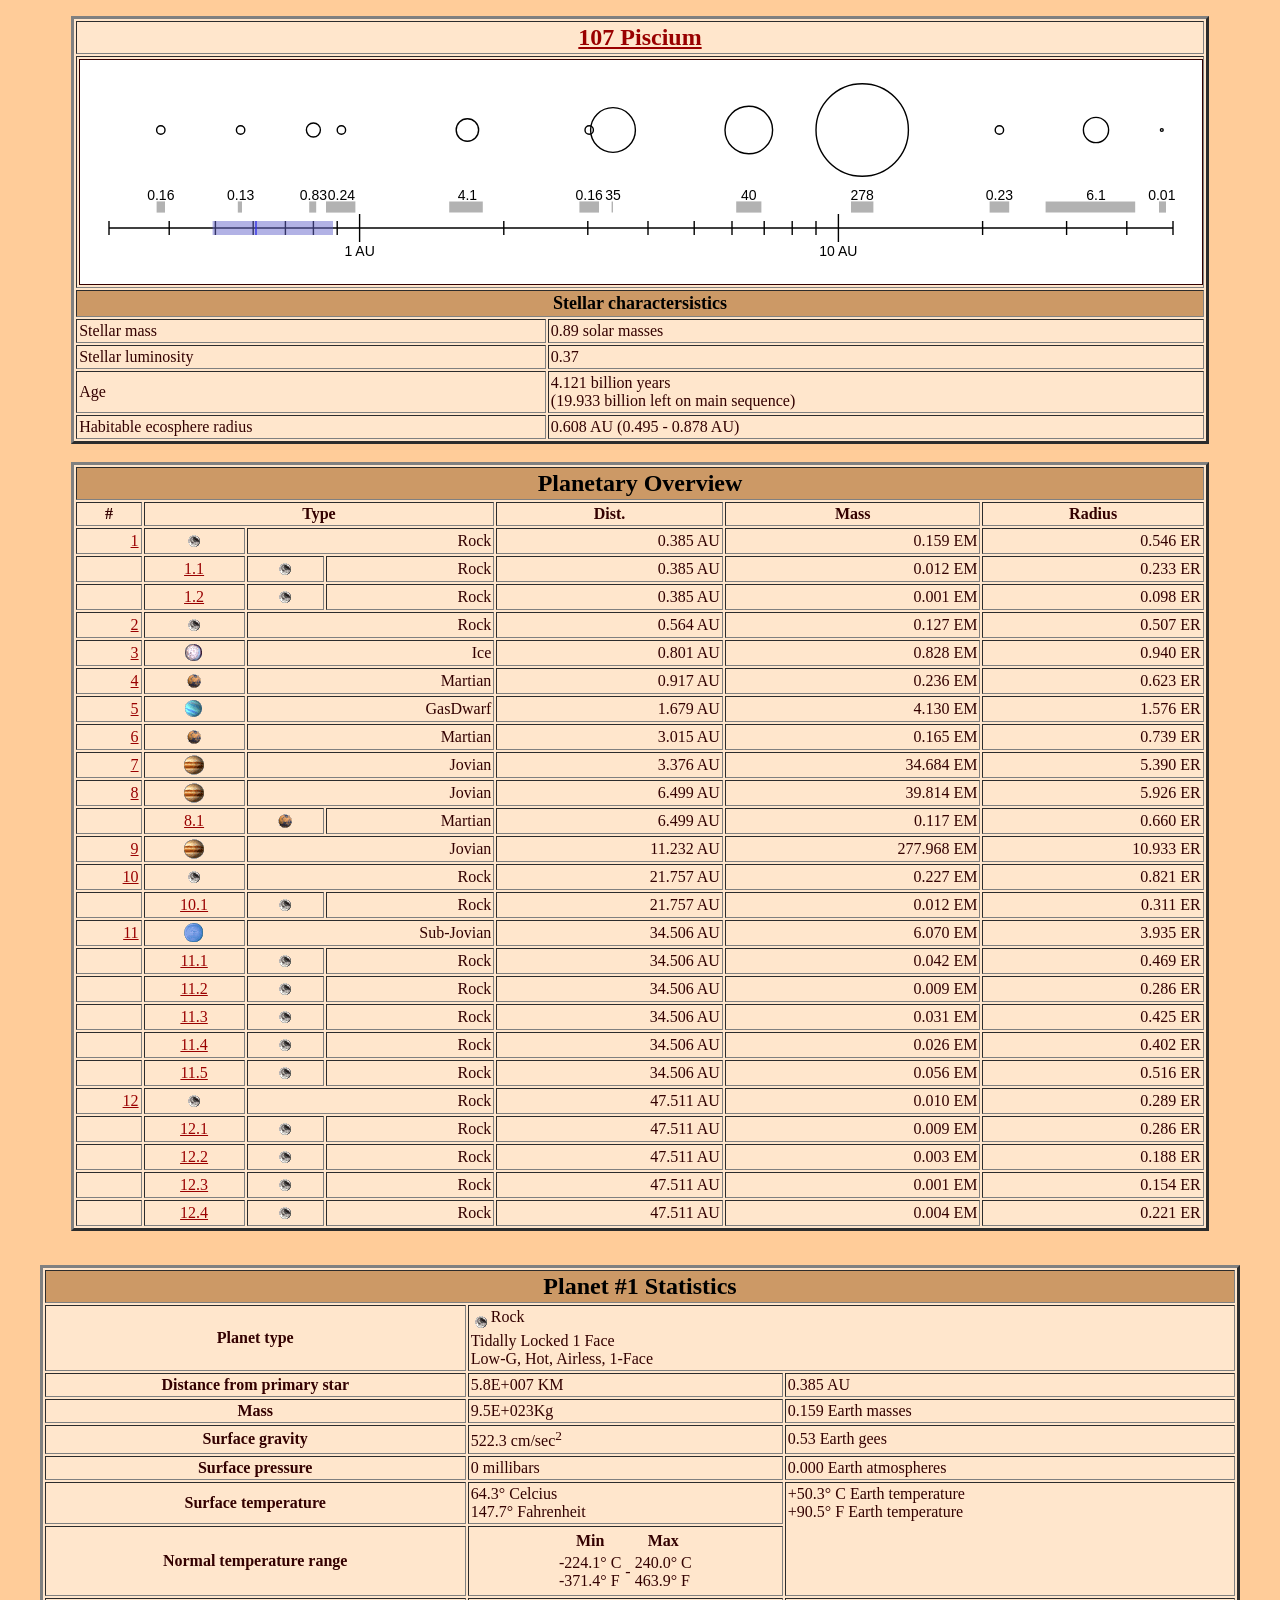
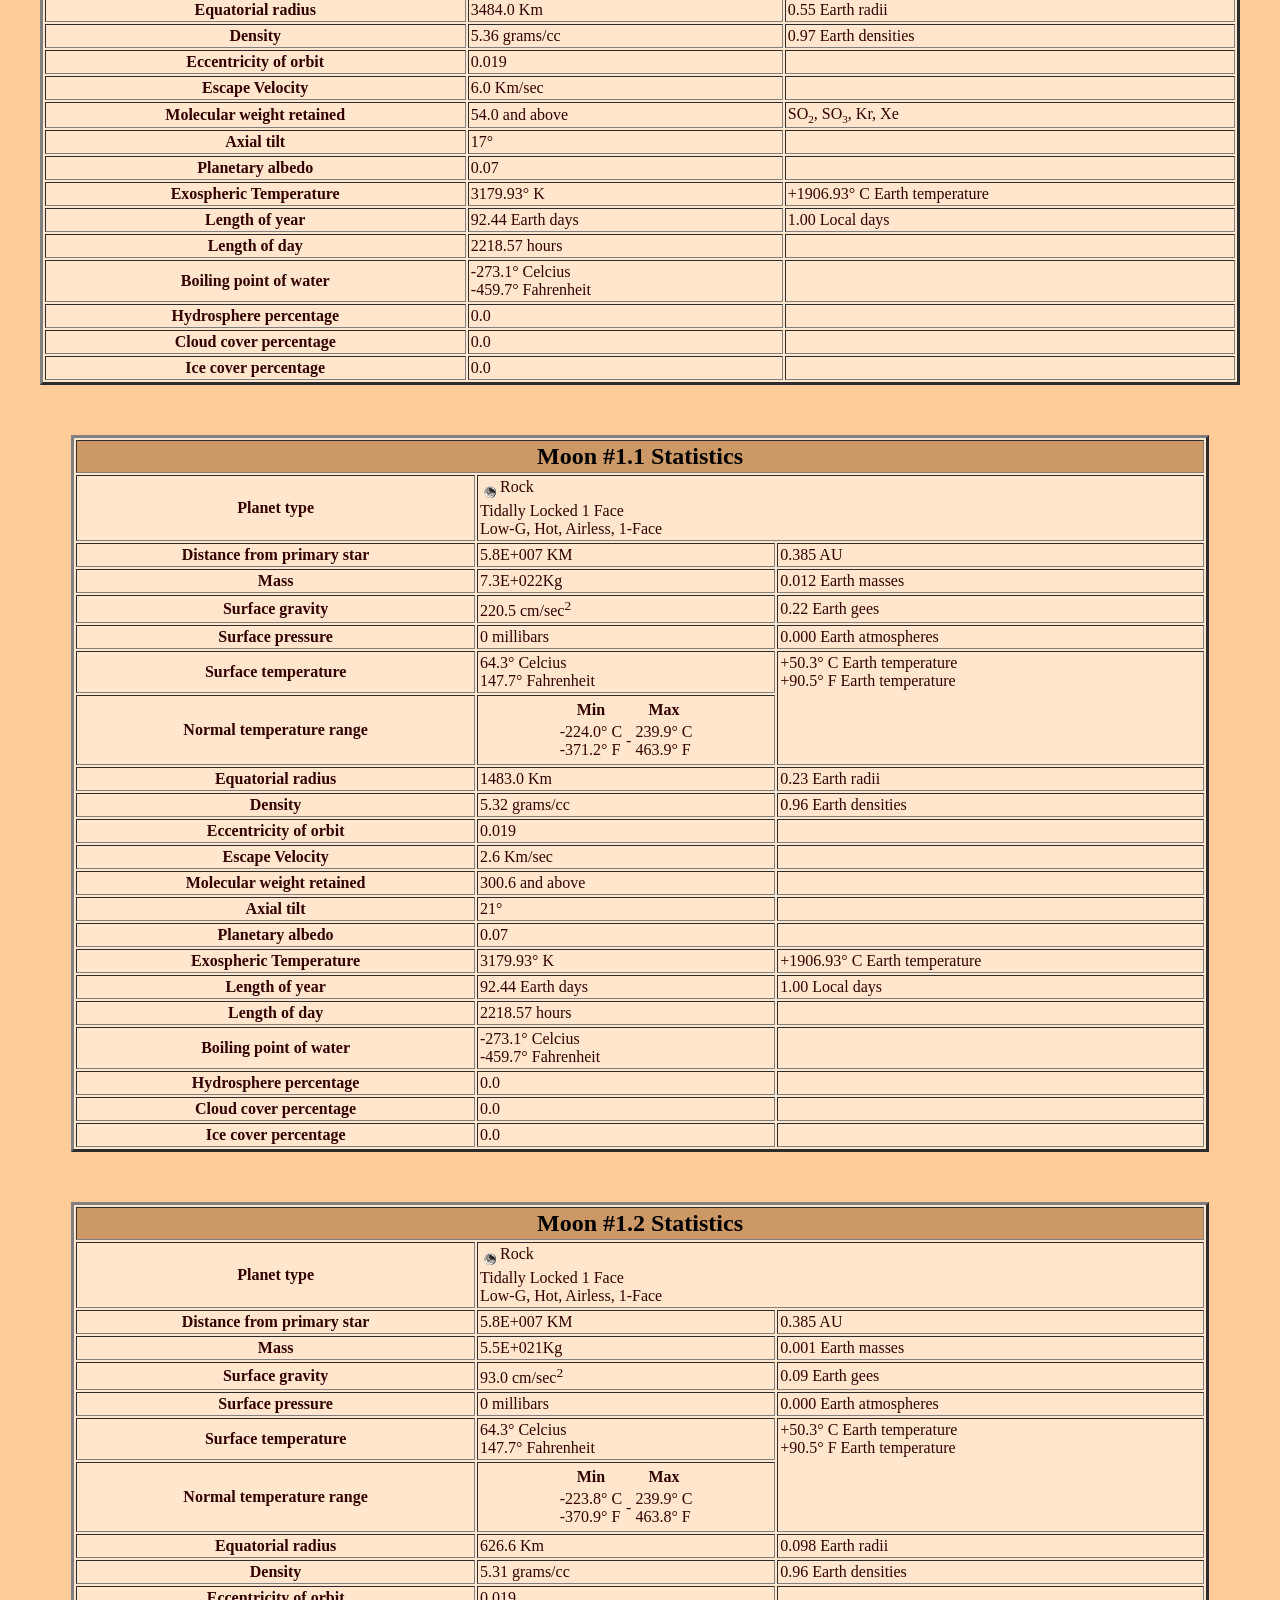
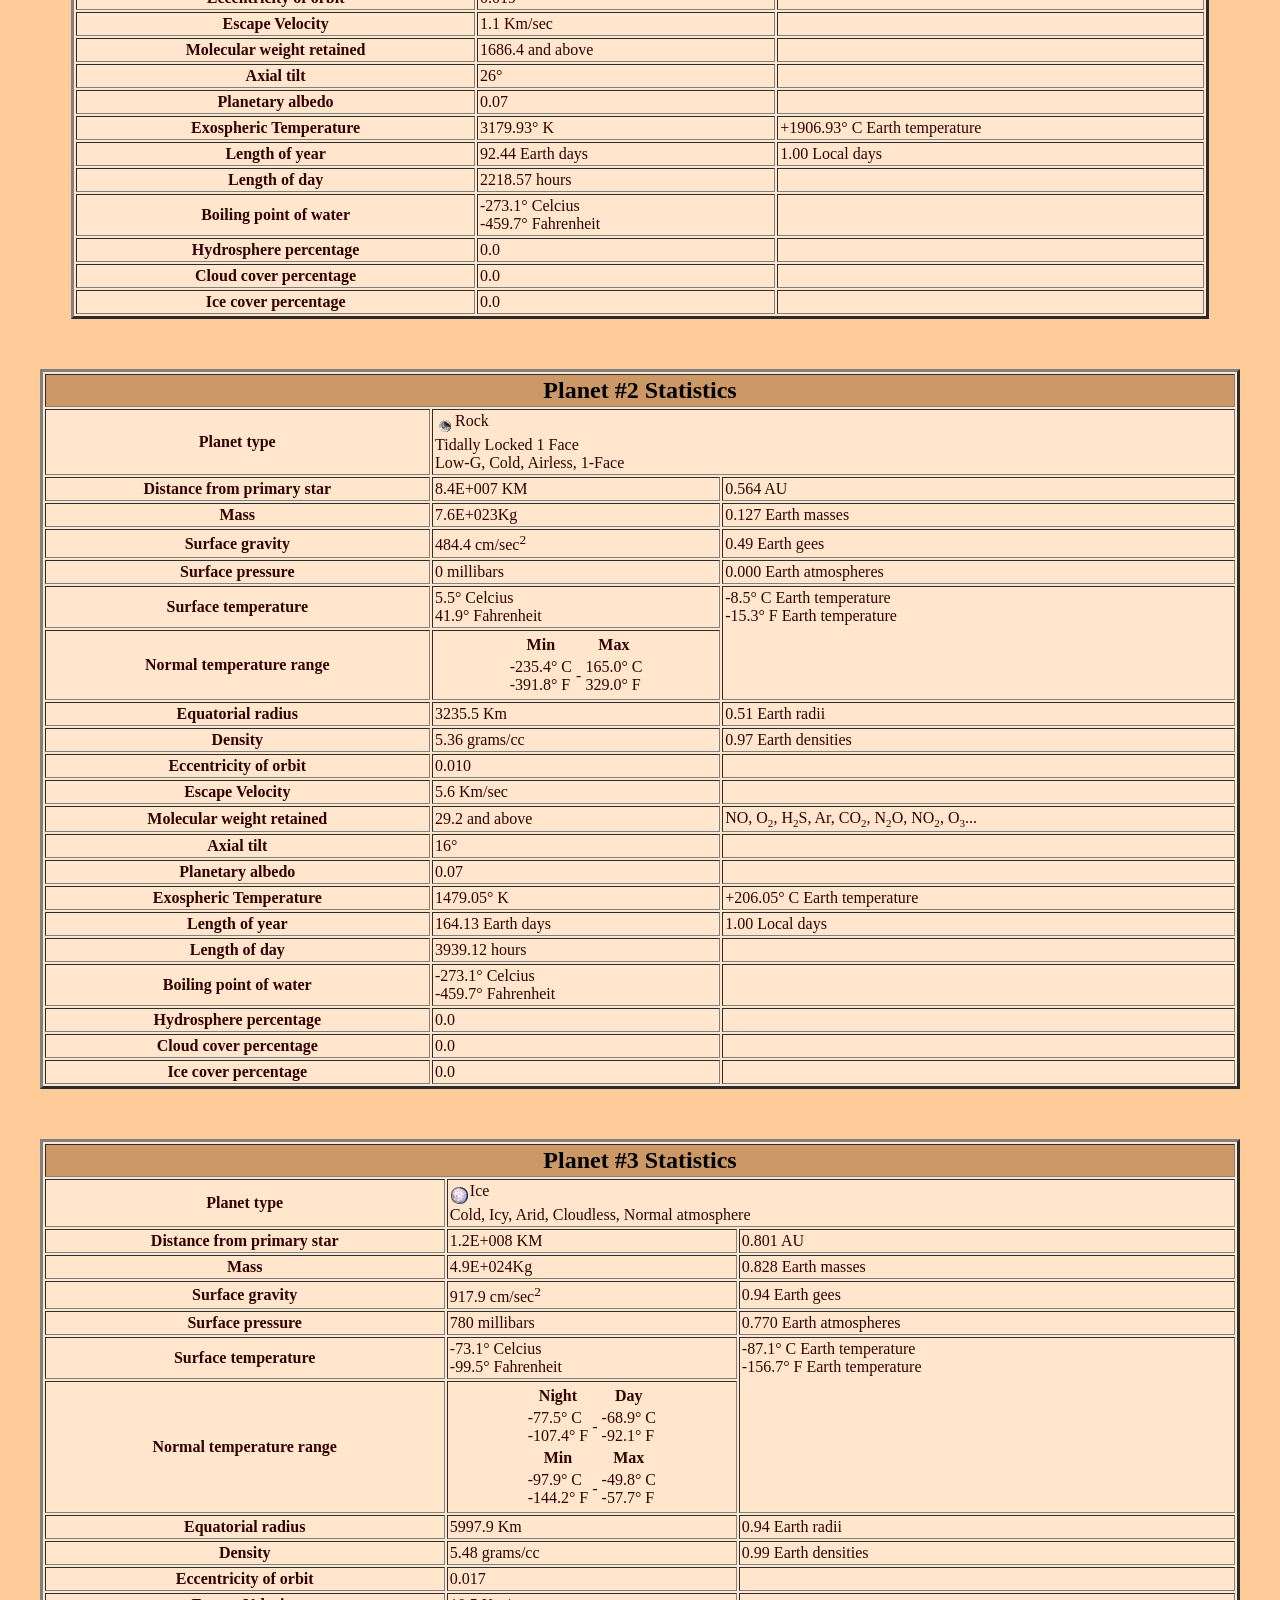
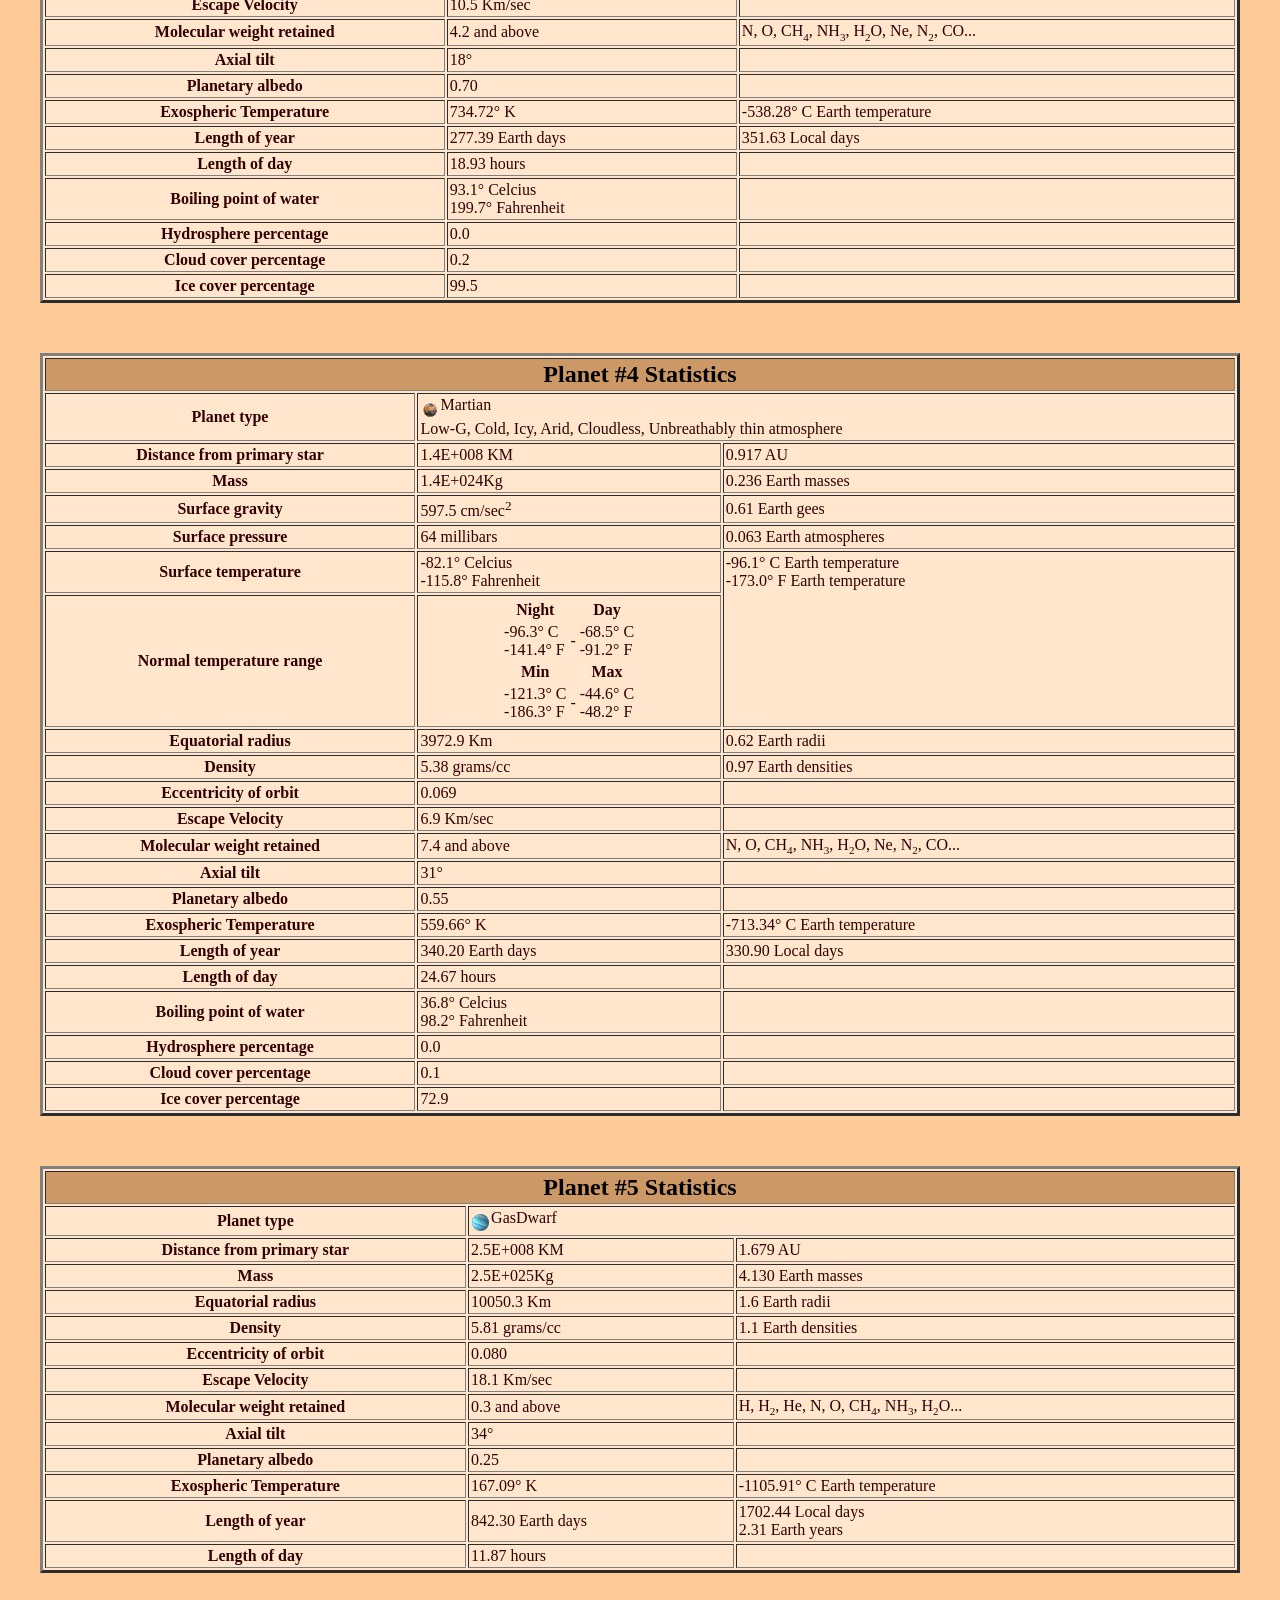
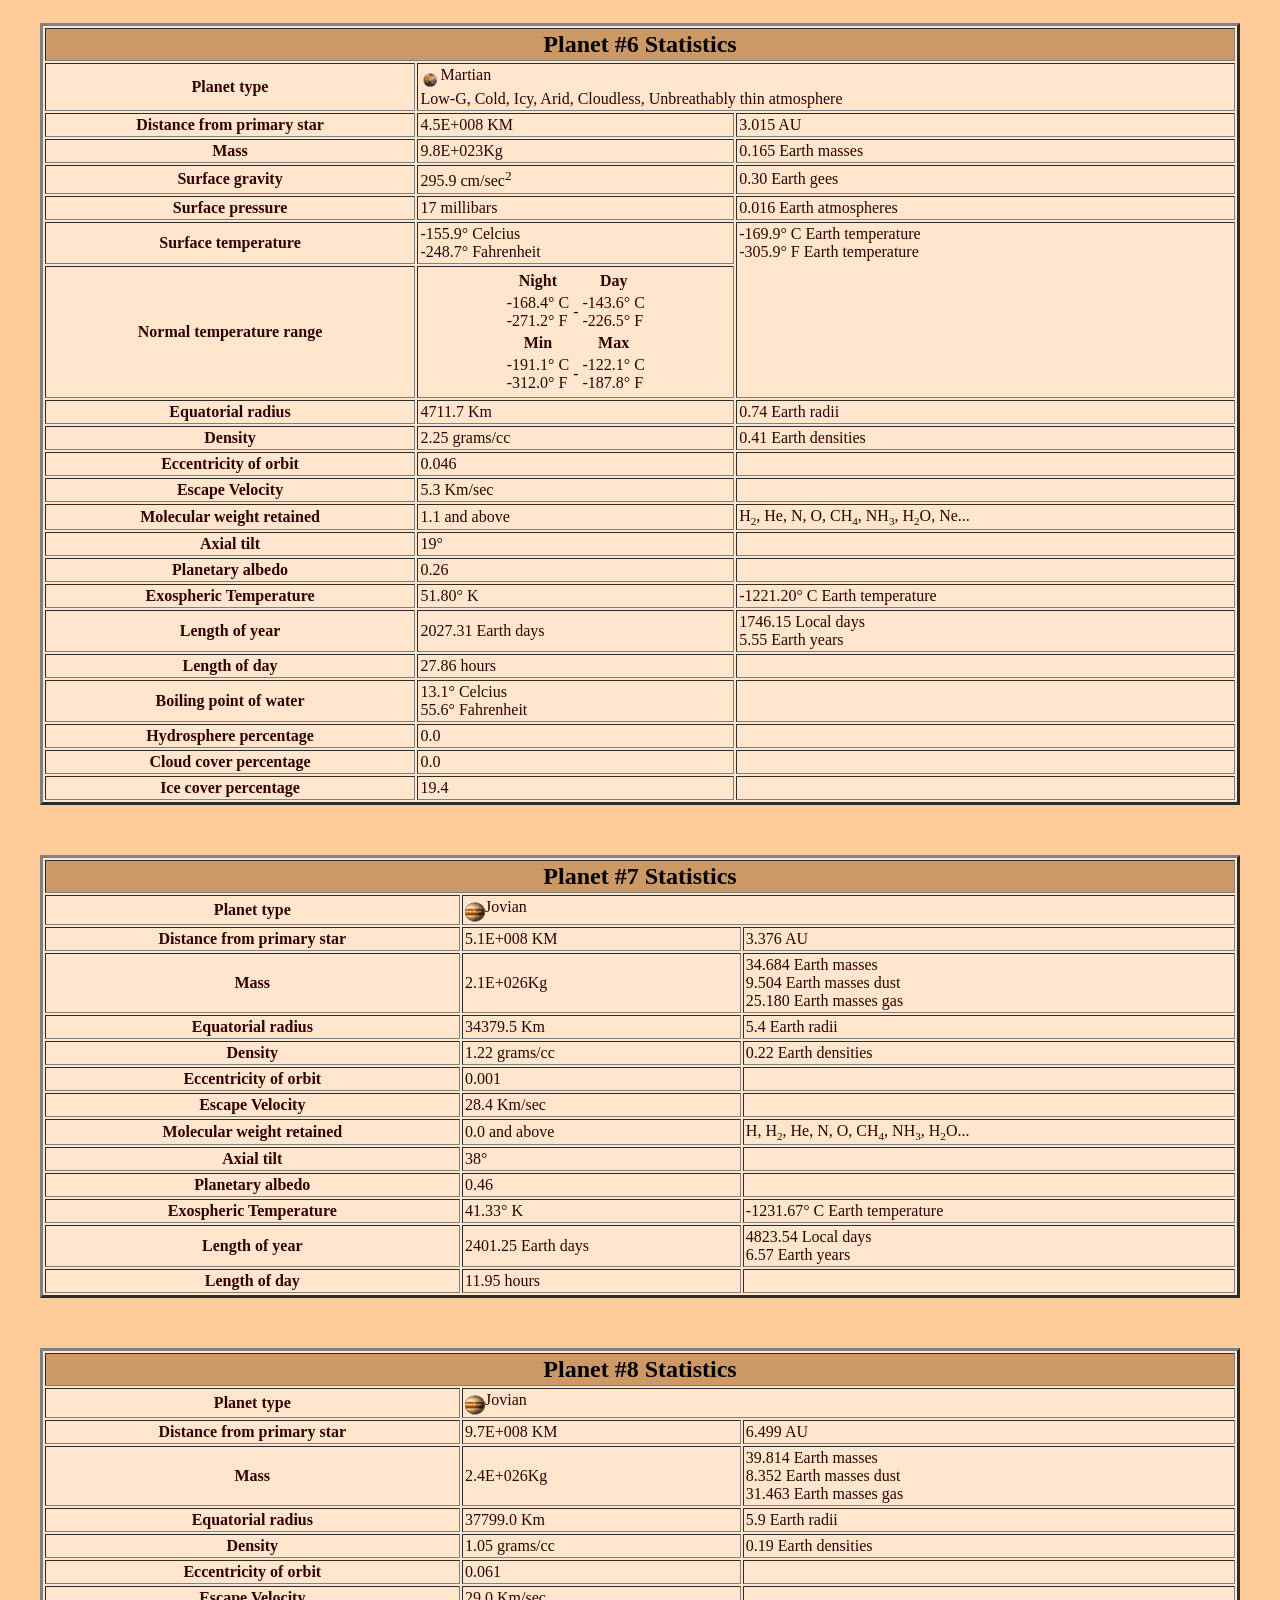
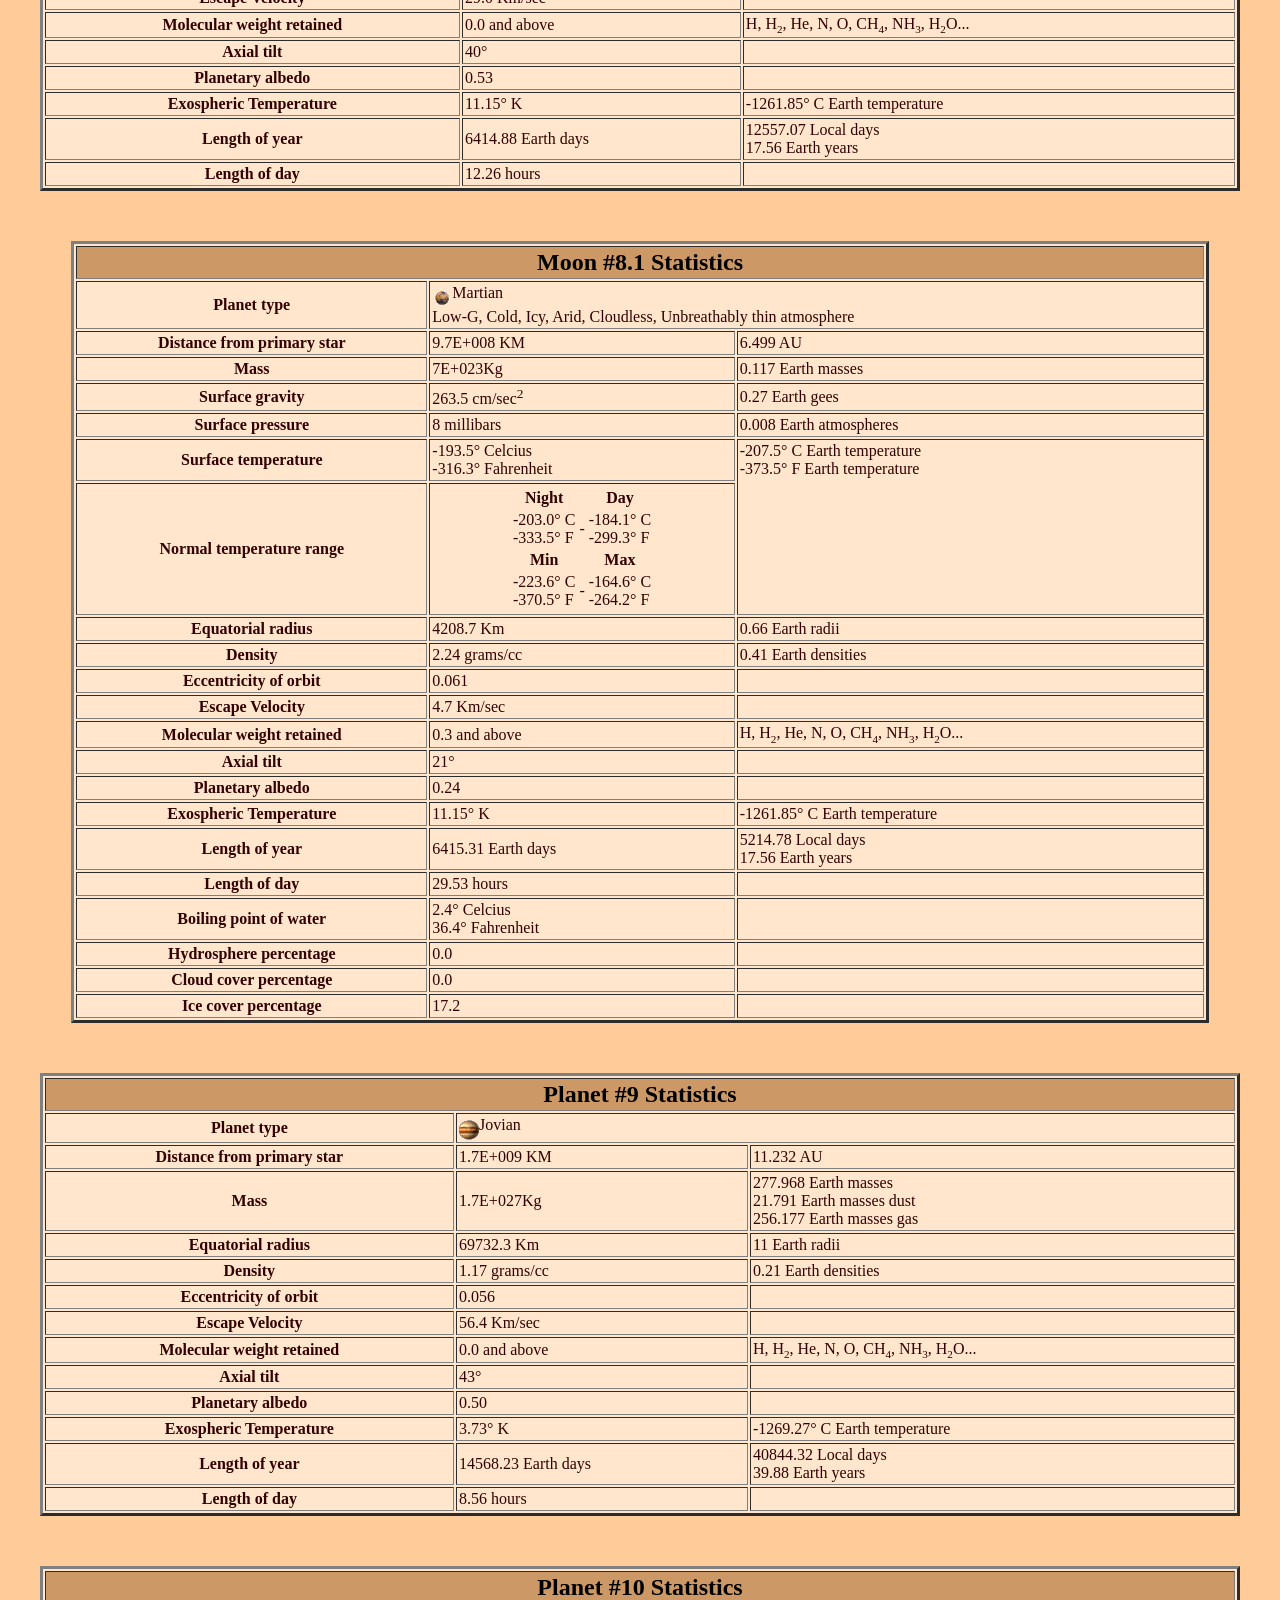
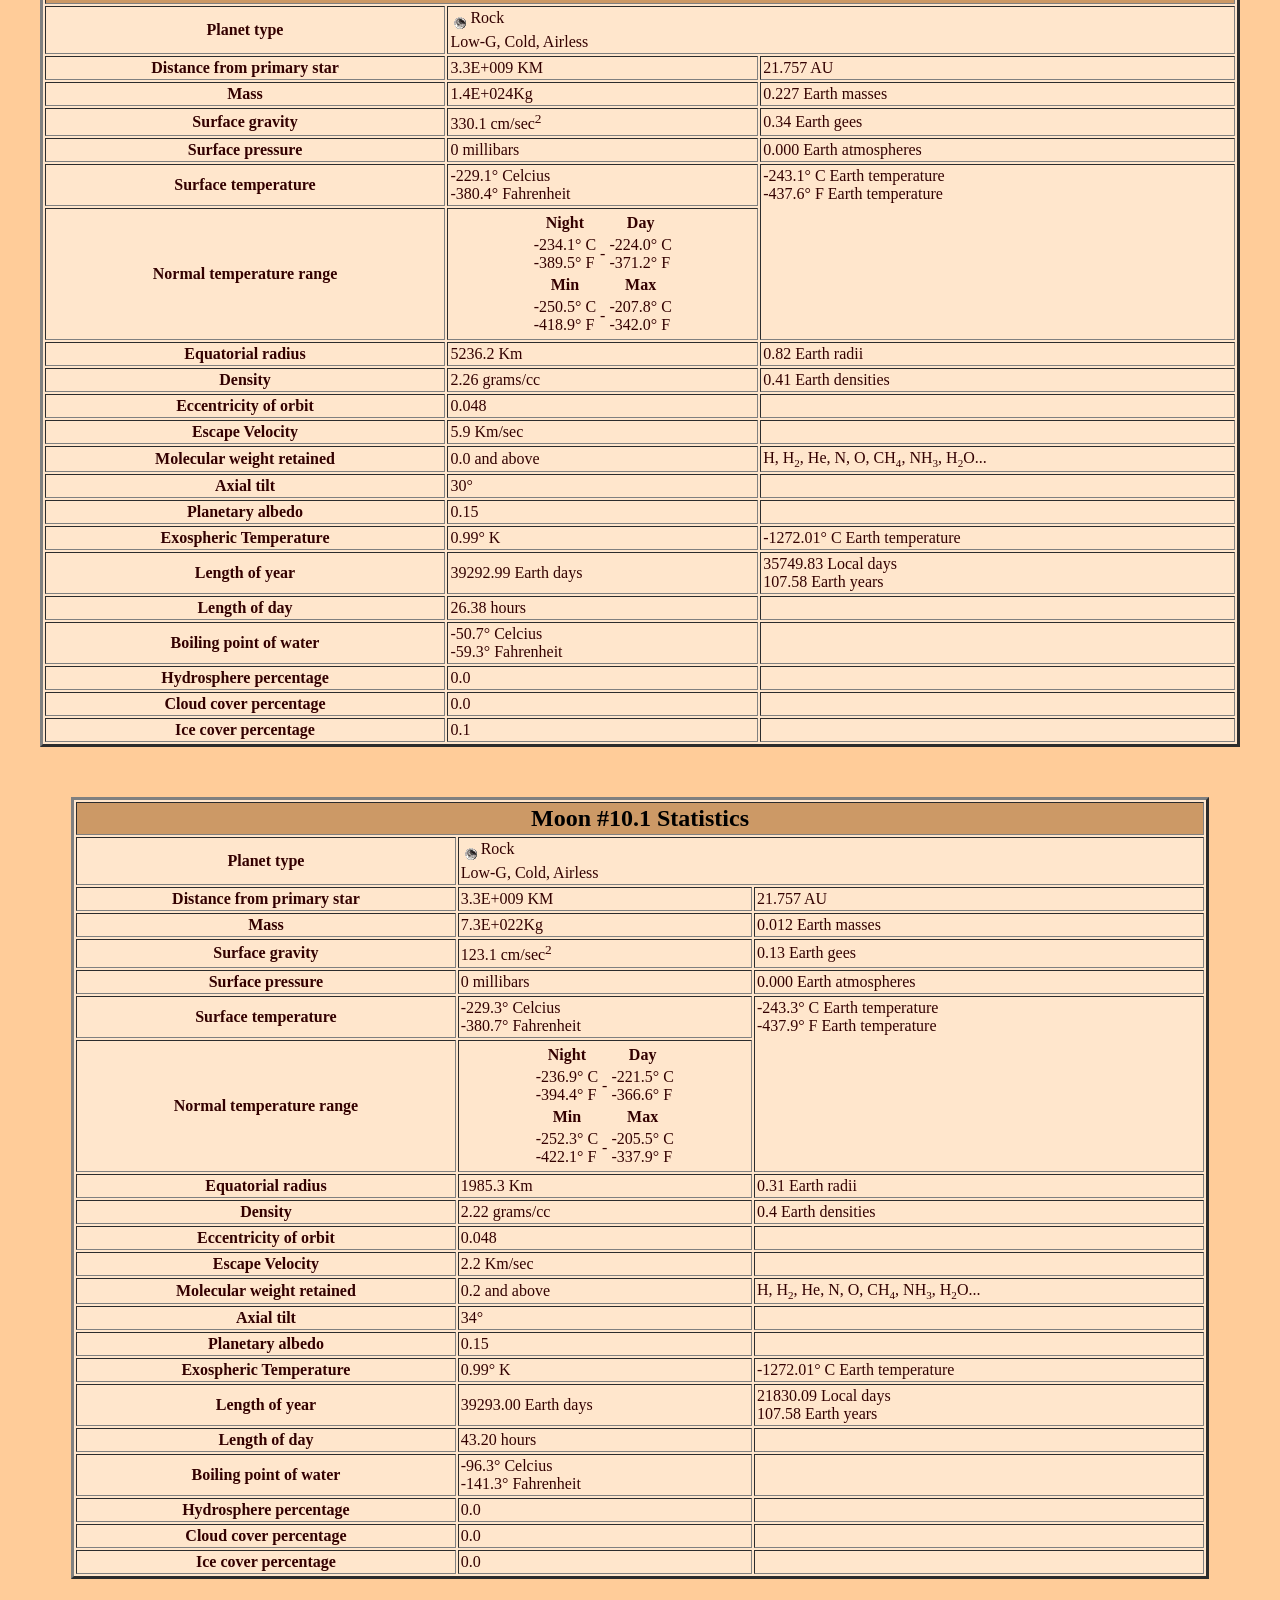
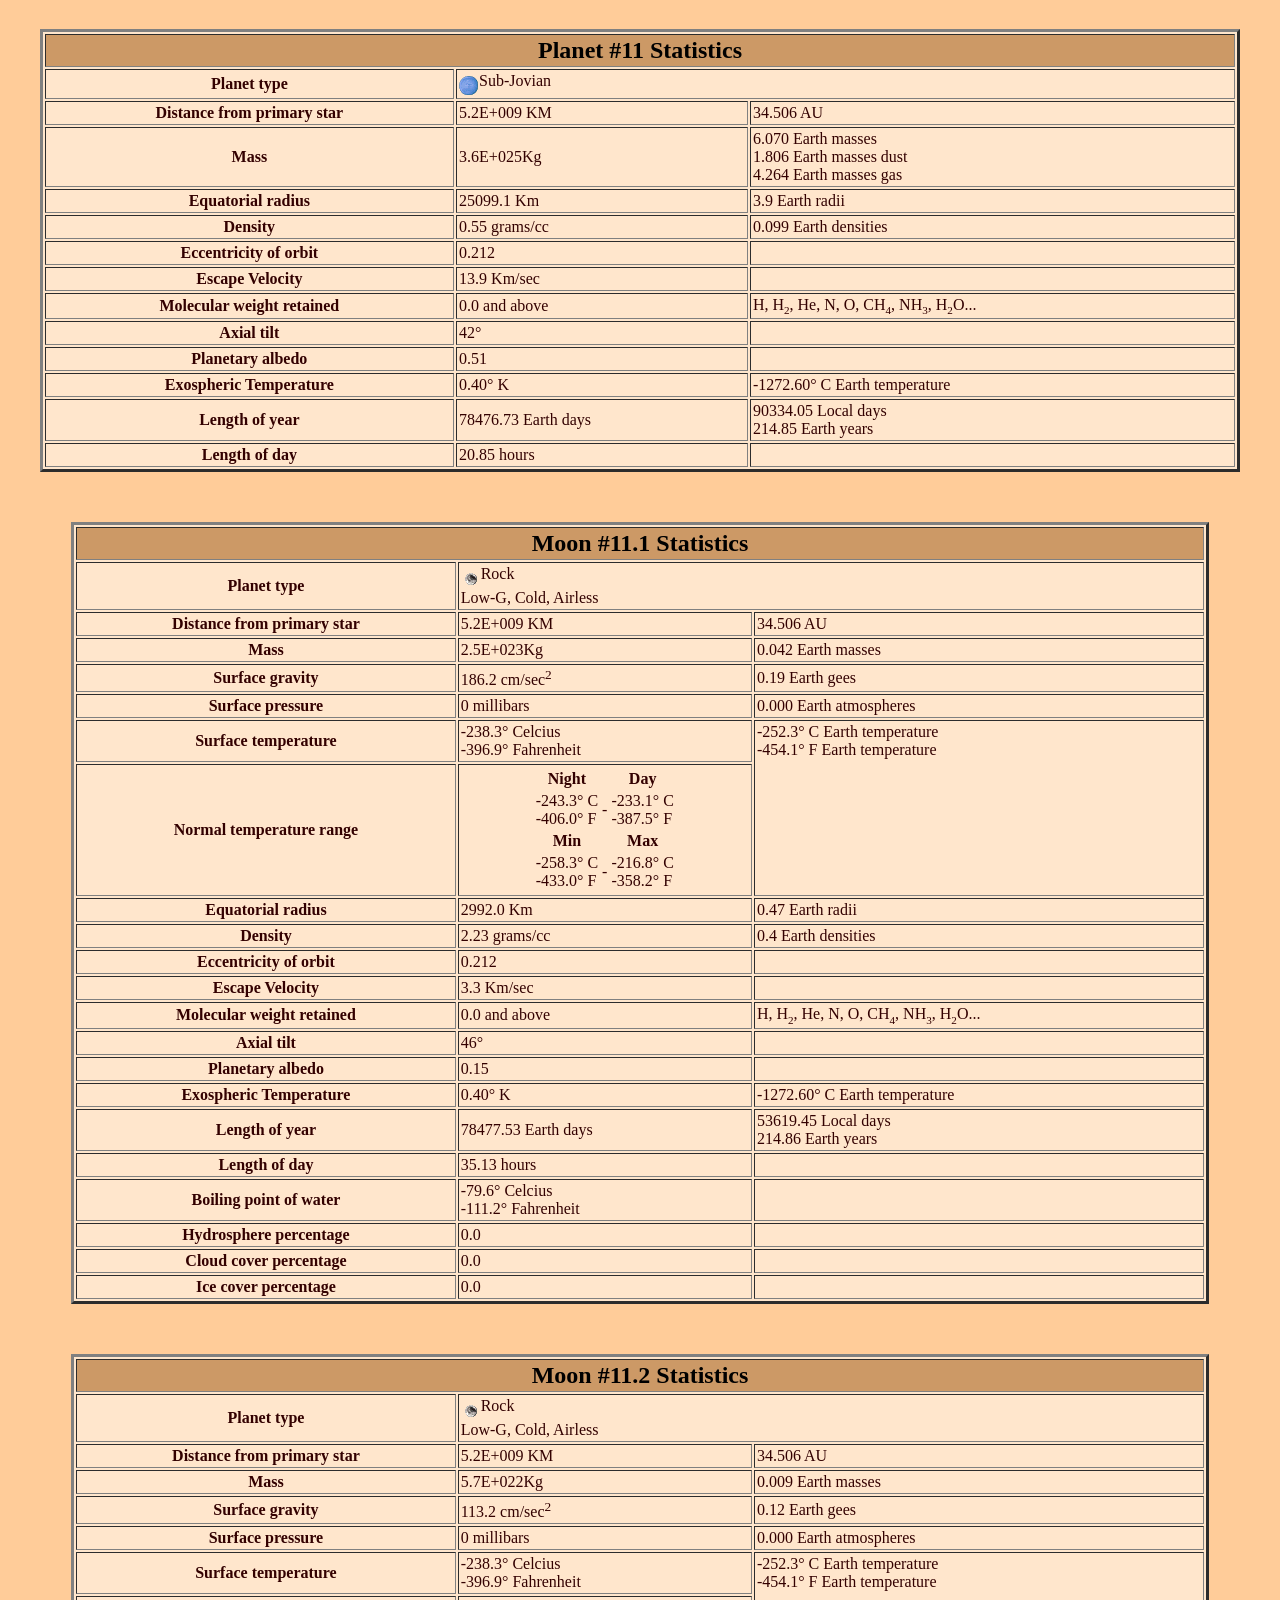
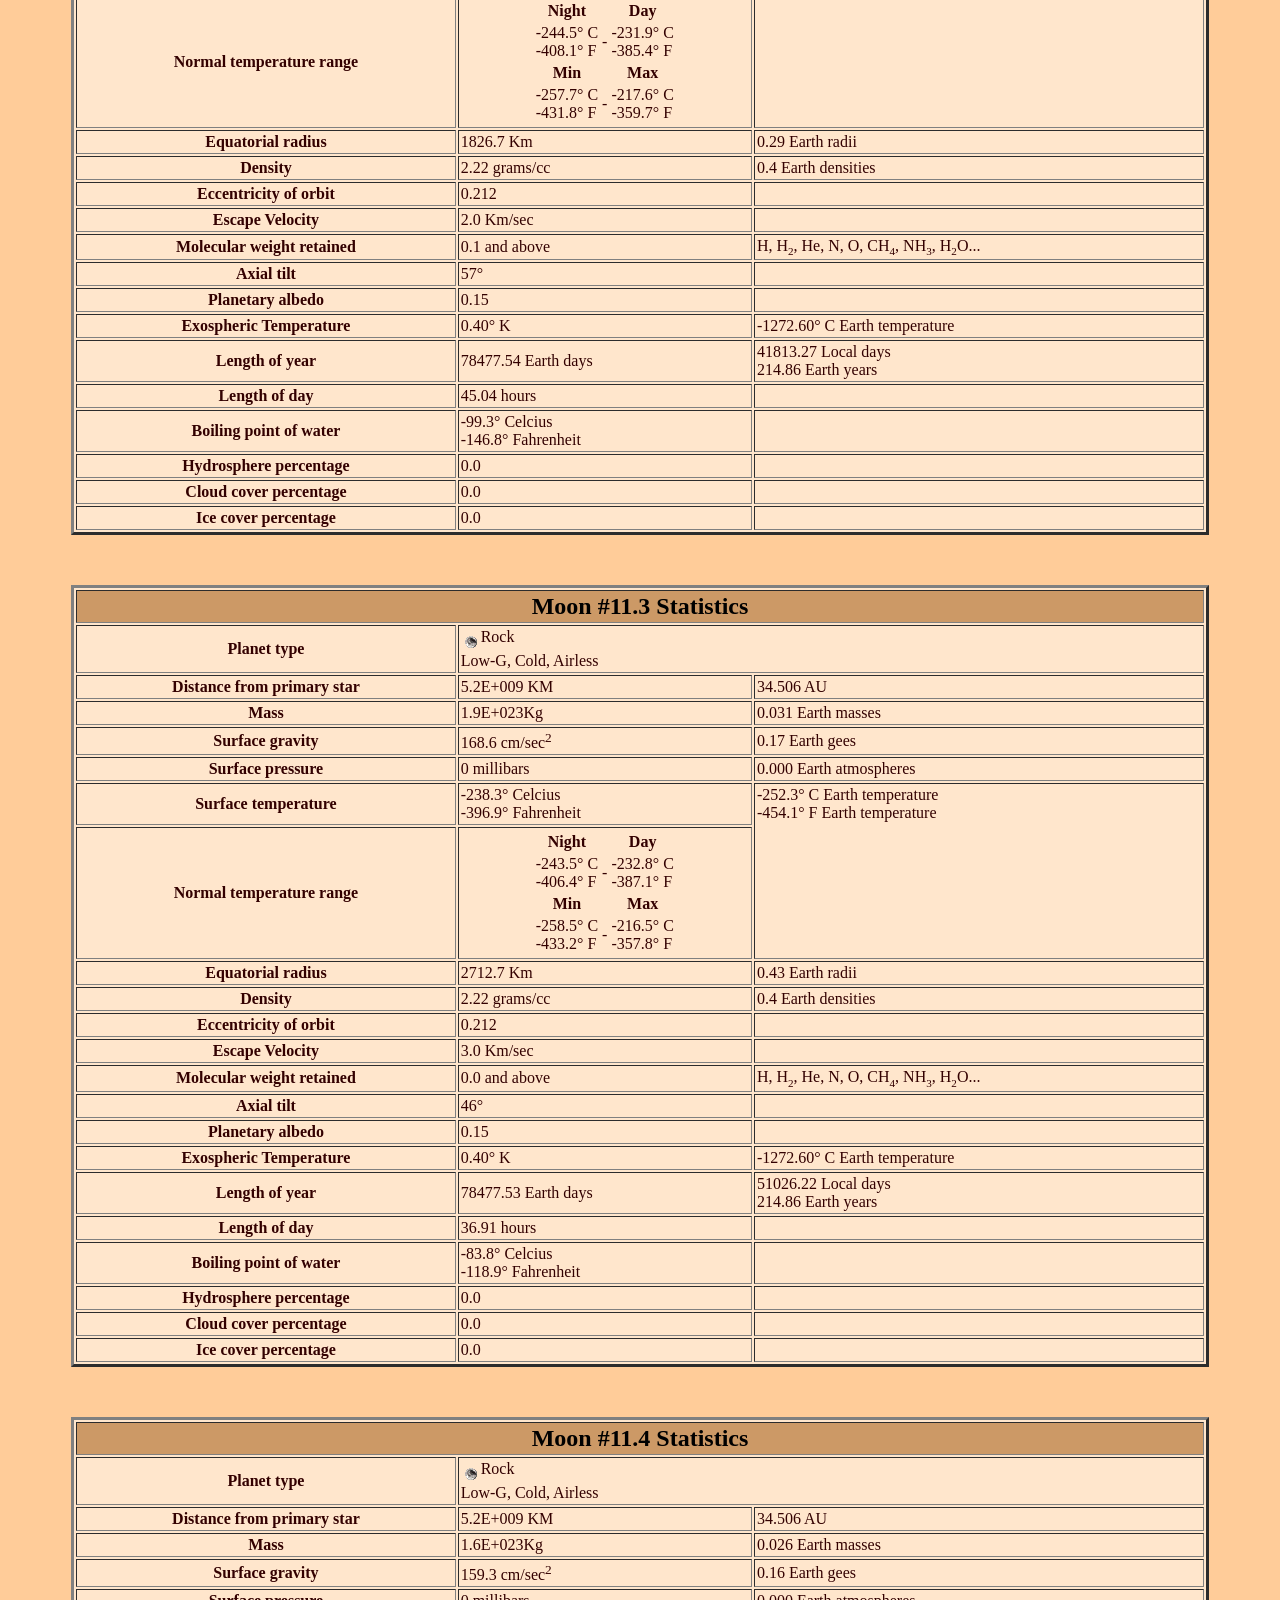
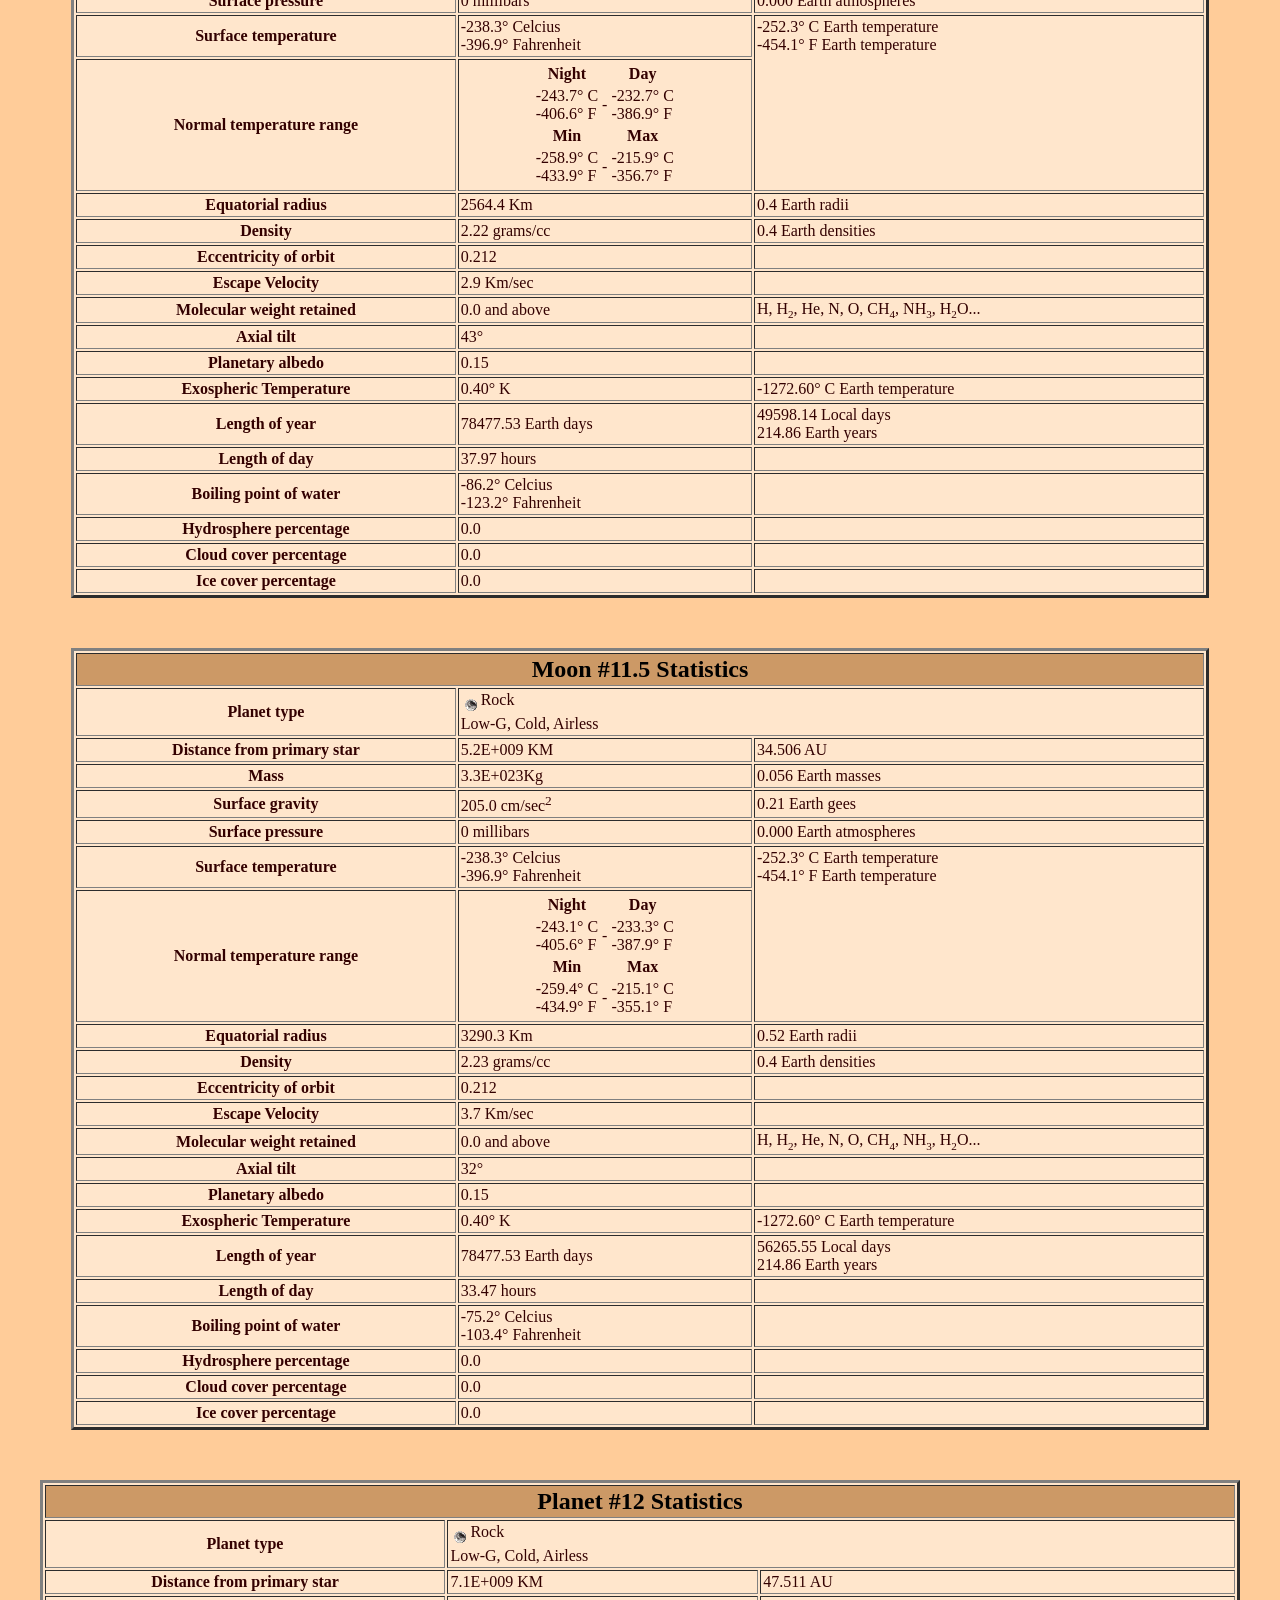
<file: frontier_beyond_sol/sistemi/html/107-Psc-27239.html>
<!DOCTYPE HTML PUBLIC "-//W3C//DTD HTML 4.01 Transitional//EN"
        "http://www.w3.org/TR/1999/REC-html401-19991224/loose.dtd">
<HTML>
<HEAD>
<meta http-equiv=content-type content='text/html; charset=utf-8'>
	<TITLE>System 27239 - 107 Piscium</TITLE>
	<META NAME='generator' CONTENT='StarGen.exe - $Revision: 1.34 $'>
</HEAD>
<BODY BGCOLOR='#FFCC99' TEXT='#330000' LINK='#990000' VLINK='#330000' ALINK='#FF0000'>



<P>

<TABLE BORDER=3 CELLSPACING=2 CELLPADDING=2 ALIGN=CENTER BGCOLOR='#FFE6CC' WIDTH='90%'>
<TR><TH COLSPAN=2 BGCOLOR='#FFE6CC' ALIGN=CENTER>
	<FONT SIZE='+2' COLOR='#000000'><A HREF='../html/107-Psc-27239.html'>107 Piscium</A></FONT></TH></TR>
<TR BGCOLOR='#FFE6CC'><TD COLSPAN=2>
<object data='../html/107-Psc-27239.svg' type='image/svg+xml'
        width='100%' height='100%' border=1 style='background-color:white;'>
<TABLE BORDER=0 CELLSPACING=0 CELLPADDING=3 BGCOLOR='#000000' WIDTH='100%'>
<TR><TD COLSPAN=14 BGCOLOR='#CC9966' ALIGN=CENTER>
	<FONT SIZE='+1'  COLOR='#000000'><B>12 Planets</B> </FONT>
	(<FONT SIZE='-1' COLOR='#000000'>size proportional to Sqrt(Radius)</FONT>)
</TD></TR>
<TR VALIGN=MIDDLE BGCOLOR='#000000'>
<TD BGCOLOR='#000000'><IMG ALT='Sun' SRC='../ref/Sun.gif' WIDTH=15 HEIGHT=63 BORDER=0></TD>
	<TD BGCOLOR='#000000' ALIGN=CENTER><A HREF='#1' TITLE='#1 - Rock: 0.16EM, 0.53g, 64.3&deg; Zone = 1'><IMG ALT='Rock' SRC='../ref/RockPlanet.gif' WIDTH=23 HEIGHT=23 BORDER=0></A>
		<BR><A HREF='#1.1' TITLE='#1.1 - Rock: 0.01EM, 0.22g, 64.3&deg; Zone = 1'><IMG ALT='Rock' SRC='../ref/RockPlanet.gif' WIDTH=15 HEIGHT=15 BORDER=0></A>
		<BR><A HREF='#1.2' TITLE='#1.2 - Rock: 0.00EM, 0.09g, 64.3&deg; Zone = 1'><IMG ALT='Rock' SRC='../ref/RockPlanet.gif' WIDTH=10 HEIGHT=10 BORDER=0></A></TD>
	<TD BGCOLOR='#000000' ALIGN=CENTER><A HREF='#2' TITLE='#2 - Rock: 0.13EM, 0.49g, 5.5&deg; Zone = 1'><IMG ALT='Rock' SRC='../ref/RockPlanet.gif' WIDTH=22 HEIGHT=22 BORDER=0></A></TD>
	<TD BGCOLOR='#000000' ALIGN=CENTER><A HREF='#3' TITLE='#3 - Ice: 0.83EM, 0.94g, -73.1&deg; Zone = 1'><IMG ALT='Ice' SRC='../ref/IcePlanet.gif' WIDTH=30 HEIGHT=30 BORDER=0></A></TD>
	<TD BGCOLOR='#000000' ALIGN=CENTER><A HREF='#4' TITLE='#4 - Martian: 0.24EM, 0.61g, -82.1&deg; Zone = 1'><IMG ALT='Martian' SRC='../ref/MartianPlanet.gif' WIDTH=24 HEIGHT=24 BORDER=0></A></TD>
	<TD BGCOLOR='#000000' ALIGN=CENTER><A HREF='#5' TITLE='#5 - GasDwarf: 4.1EM (c. 173&deg;)'><IMG ALT='GasDwarf' SRC='../ref/GasDwarfPlanet.gif' WIDTH=38 HEIGHT=38 BORDER=0></A></TD>
	<TD BGCOLOR='#000000' ALIGN=CENTER><A HREF='#6' TITLE='#6 - Martian: 0.16EM, 0.30g, -155.9&deg; Zone = 2'><IMG ALT='Martian' SRC='../ref/MartianPlanet.gif' WIDTH=26 HEIGHT=26 BORDER=0></A></TD>
	<TD BGCOLOR='#000000' ALIGN=CENTER><A HREF='#7' TITLE='#7 - Jovian: 34.7EM (c. 114&deg;)'><IMG ALT='Jovian' SRC='../ref/JovianPlanet.gif' WIDTH=70 HEIGHT=70 BORDER=0></A></TD>
	<TD BGCOLOR='#000000' ALIGN=CENTER><A HREF='#8' TITLE='#8 - Jovian: 39.8EM (c. 79&deg;)'><IMG ALT='Jovian' SRC='../ref/JovianPlanet.gif' WIDTH=74 HEIGHT=74 BORDER=0></A>
		<BR><A HREF='#8.1' TITLE='#8.1 - Martian: 0.12EM, 0.27g, -193.5&deg; Zone = 2'><IMG ALT='Martian' SRC='../ref/MartianPlanet.gif' WIDTH=25 HEIGHT=25 BORDER=0></A></TD>
	<TD BGCOLOR='#000000' ALIGN=CENTER><A HREF='#9' TITLE='#9 - Jovian: 278.0EM (c. 61&deg;)'><IMG ALT='Jovian' SRC='../ref/JovianPlanet.gif' WIDTH=100 HEIGHT=100 BORDER=0></A></TD>
	<TD BGCOLOR='#000000' ALIGN=CENTER><A HREF='#10' TITLE='#10 - Rock: 0.23EM, 0.34g, -229.1&deg; Zone = 3'><IMG ALT='Rock' SRC='../ref/RockPlanet.gif' WIDTH=28 HEIGHT=28 BORDER=0></A>
		<BR><A HREF='#10.1' TITLE='#10.1 - Rock: 0.01EM, 0.13g, -229.3&deg; Zone = 3'><IMG ALT='Rock' SRC='../ref/RockPlanet.gif' WIDTH=17 HEIGHT=17 BORDER=0></A></TD>
	<TD BGCOLOR='#000000' ALIGN=CENTER><A HREF='#11' TITLE='#11 - Sub-Jovian: 6.1EM (c. 35&deg;)'><IMG ALT='Sub-Jovian' SRC='../ref/Sub-JovianPlanet.gif' WIDTH=60 HEIGHT=60 BORDER=0></A>
		<BR><A HREF='#11.1' TITLE='#11.1 - Rock: 0.04EM, 0.19g, -238.3&deg; Zone = 3'><IMG ALT='Rock' SRC='../ref/RockPlanet.gif' WIDTH=21 HEIGHT=21 BORDER=0></A>
		<BR><A HREF='#11.2' TITLE='#11.2 - Rock: 0.01EM, 0.12g, -238.3&deg; Zone = 3'><IMG ALT='Rock' SRC='../ref/RockPlanet.gif' WIDTH=17 HEIGHT=17 BORDER=0></A>
		<BR><A HREF='#11.3' TITLE='#11.3 - Rock: 0.03EM, 0.17g, -238.3&deg; Zone = 3'><IMG ALT='Rock' SRC='../ref/RockPlanet.gif' WIDTH=20 HEIGHT=20 BORDER=0></A>
		<BR><A HREF='#11.4' TITLE='#11.4 - Rock: 0.03EM, 0.16g, -238.3&deg; Zone = 3'><IMG ALT='Rock' SRC='../ref/RockPlanet.gif' WIDTH=20 HEIGHT=20 BORDER=0></A>
		<BR><A HREF='#11.5' TITLE='#11.5 - Rock: 0.06EM, 0.21g, -238.3&deg; Zone = 3'><IMG ALT='Rock' SRC='../ref/RockPlanet.gif' WIDTH=22 HEIGHT=22 BORDER=0></A></TD>
	<TD BGCOLOR='#000000' ALIGN=CENTER><A HREF='#12' TITLE='#12 - Rock: 0.01EM, 0.12g, -243.4&deg; Zone = 3'><IMG ALT='Rock' SRC='../ref/RockPlanet.gif' WIDTH=17 HEIGHT=17 BORDER=0></A>
		<BR><A HREF='#12.1' TITLE='#12.1 - Rock: 0.01EM, 0.12g, -243.4&deg; Zone = 3'><IMG ALT='Rock' SRC='../ref/RockPlanet.gif' WIDTH=17 HEIGHT=17 BORDER=0></A>
		<BR><A HREF='#12.2' TITLE='#12.2 - Rock: 0.00EM, 0.08g, -243.5&deg; Zone = 3'><IMG ALT='Rock' SRC='../ref/RockPlanet.gif' WIDTH=13 HEIGHT=13 BORDER=0></A>
		<BR><A HREF='#12.3' TITLE='#12.3 - Rock: 0.00EM, 0.06g, -243.5&deg; Zone = 3'><IMG ALT='Rock' SRC='../ref/RockPlanet.gif' WIDTH=12 HEIGHT=12 BORDER=0></A>
		<BR><A HREF='#12.4' TITLE='#12.4 - Rock: 0.00EM, 0.09g, -243.5&deg; Zone = 3'><IMG ALT='Rock' SRC='../ref/RockPlanet.gif' WIDTH=15 HEIGHT=15 BORDER=0></A></TD>
<TD BGCOLOR='#000000' ALIGN=RIGHT VALIGN=BOTTOM><A HREF='../ref/Key.html'><FONT SIZE='-3' COLOR='#FFE6CC'>See<BR>Key</FONT></A></TD>
</TR></TABLE>
</object>
</TD></TR>
<TR><TD COLSPAN=2 BGCOLOR='#CC9966' ALIGN=CENTER><FONT SIZE='+1' COLOR='#000000'><B>Stellar charactersistics</B></FONT></TD></TR>
<TR><TD>Stellar mass</TD>
	<TD>0.89 solar masses</TD></TR>
<TR><TD>Stellar luminosity</TD>
	<TD>0.37</TD></TR>
<TR><TD>Age</TD>
	<TD>4.121 billion years<BR>(19.933 billion left on main sequence)<BR><TR><TD>Habitable ecosphere radius</TD>
	<TD>0.608 AU (0.495 - 0.878 AU)</TD></TR>
</TABLE>
<BR CLEAR=ALL>

<TABLE BORDER=3 CELLSPACING=2 CELLPADDING=2 ALIGN=CENTER BGCOLOR='#FFE6CC' WIDTH='90%'>
<TR><TH COLSPAN=7 BGCOLOR='#CC9966' ALIGN=CENTER>
<FONT SIZE='+2' COLOR='#000000'>Planetary Overview</FONT></TH></TR>

<TR ALIGN=CENTER>
	<TH>#</TH><TH COLSPAN=3>Type</TH><TH>Dist.</TH><TH>Mass</TH><TH>Radius</TH>
</TR>
<TR ALIGN=RIGHT>
	<TD><A HREF='#1'>1</A></TD>
	<TD ALIGN=CENTER><IMG ALT='Rock' SRC='../ref/Rock.gif'></TD>
	<TD COLSPAN=2>Rock</TD>
	<TD>  0.385  AU</TD>
	<TD>   0.159 EM</TD>
	<TD>   0.546 ER</TD></TR>
<TR ALIGN=RIGHT>
	<TD></TD>
	<TD ALIGN=CENTER><A HREF='#1.1'>1.1</A></TD>
	<TD ALIGN=CENTER><IMG ALT='Rock' SRC='../ref/Rock.gif'></TD>
	<TD>Rock</TD>
	<TD>  0.385  AU</TD>
	<TD>   0.012 EM</TD>
	<TD>   0.233 ER</TD></TR>
<TR ALIGN=RIGHT>
	<TD></TD>
	<TD ALIGN=CENTER><A HREF='#1.2'>1.2</A></TD>
	<TD ALIGN=CENTER><IMG ALT='Rock' SRC='../ref/Rock.gif'></TD>
	<TD>Rock</TD>
	<TD>  0.385  AU</TD>
	<TD>   0.001 EM</TD>
	<TD>   0.098 ER</TD></TR>
<TR ALIGN=RIGHT>
	<TD><A HREF='#2'>2</A></TD>
	<TD ALIGN=CENTER><IMG ALT='Rock' SRC='../ref/Rock.gif'></TD>
	<TD COLSPAN=2>Rock</TD>
	<TD>  0.564  AU</TD>
	<TD>   0.127 EM</TD>
	<TD>   0.507 ER</TD></TR>
<TR ALIGN=RIGHT>
	<TD><A HREF='#3'>3</A></TD>
	<TD ALIGN=CENTER><IMG ALT='Ice' SRC='../ref/Ice.gif'></TD>
	<TD COLSPAN=2>Ice</TD>
	<TD>  0.801  AU</TD>
	<TD>   0.828 EM</TD>
	<TD>   0.940 ER</TD></TR>
<TR ALIGN=RIGHT>
	<TD><A HREF='#4'>4</A></TD>
	<TD ALIGN=CENTER><IMG ALT='Martian' SRC='../ref/Martian.gif'></TD>
	<TD COLSPAN=2>Martian</TD>
	<TD>  0.917  AU</TD>
	<TD>   0.236 EM</TD>
	<TD>   0.623 ER</TD></TR>
<TR ALIGN=RIGHT>
	<TD><A HREF='#5'>5</A></TD>
	<TD ALIGN=CENTER><IMG ALT='GasDwarf' SRC='../ref/GasDwarf.gif'></TD>
	<TD COLSPAN=2>GasDwarf</TD>
	<TD>  1.679  AU</TD>
	<TD>   4.130 EM</TD>
	<TD>   1.576 ER</TD></TR>
<TR ALIGN=RIGHT>
	<TD><A HREF='#6'>6</A></TD>
	<TD ALIGN=CENTER><IMG ALT='Martian' SRC='../ref/Martian.gif'></TD>
	<TD COLSPAN=2>Martian</TD>
	<TD>  3.015  AU</TD>
	<TD>   0.165 EM</TD>
	<TD>   0.739 ER</TD></TR>
<TR ALIGN=RIGHT>
	<TD><A HREF='#7'>7</A></TD>
	<TD ALIGN=CENTER><IMG ALT='Jovian' SRC='../ref/Jovian.gif'></TD>
	<TD COLSPAN=2>Jovian</TD>
	<TD>  3.376  AU</TD>
	<TD>  34.684 EM</TD>
	<TD>   5.390 ER</TD></TR>
<TR ALIGN=RIGHT>
	<TD><A HREF='#8'>8</A></TD>
	<TD ALIGN=CENTER><IMG ALT='Jovian' SRC='../ref/Jovian.gif'></TD>
	<TD COLSPAN=2>Jovian</TD>
	<TD>  6.499  AU</TD>
	<TD>  39.814 EM</TD>
	<TD>   5.926 ER</TD></TR>
<TR ALIGN=RIGHT>
	<TD></TD>
	<TD ALIGN=CENTER><A HREF='#8.1'>8.1</A></TD>
	<TD ALIGN=CENTER><IMG ALT='Martian' SRC='../ref/Martian.gif'></TD>
	<TD>Martian</TD>
	<TD>  6.499  AU</TD>
	<TD>   0.117 EM</TD>
	<TD>   0.660 ER</TD></TR>
<TR ALIGN=RIGHT>
	<TD><A HREF='#9'>9</A></TD>
	<TD ALIGN=CENTER><IMG ALT='Jovian' SRC='../ref/Jovian.gif'></TD>
	<TD COLSPAN=2>Jovian</TD>
	<TD> 11.232  AU</TD>
	<TD> 277.968 EM</TD>
	<TD>  10.933 ER</TD></TR>
<TR ALIGN=RIGHT>
	<TD><A HREF='#10'>10</A></TD>
	<TD ALIGN=CENTER><IMG ALT='Rock' SRC='../ref/Rock.gif'></TD>
	<TD COLSPAN=2>Rock</TD>
	<TD> 21.757  AU</TD>
	<TD>   0.227 EM</TD>
	<TD>   0.821 ER</TD></TR>
<TR ALIGN=RIGHT>
	<TD></TD>
	<TD ALIGN=CENTER><A HREF='#10.1'>10.1</A></TD>
	<TD ALIGN=CENTER><IMG ALT='Rock' SRC='../ref/Rock.gif'></TD>
	<TD>Rock</TD>
	<TD> 21.757  AU</TD>
	<TD>   0.012 EM</TD>
	<TD>   0.311 ER</TD></TR>
<TR ALIGN=RIGHT>
	<TD><A HREF='#11'>11</A></TD>
	<TD ALIGN=CENTER><IMG ALT='Sub-Jovian' SRC='../ref/Sub-Jovian.gif'></TD>
	<TD COLSPAN=2>Sub-Jovian</TD>
	<TD> 34.506  AU</TD>
	<TD>   6.070 EM</TD>
	<TD>   3.935 ER</TD></TR>
<TR ALIGN=RIGHT>
	<TD></TD>
	<TD ALIGN=CENTER><A HREF='#11.1'>11.1</A></TD>
	<TD ALIGN=CENTER><IMG ALT='Rock' SRC='../ref/Rock.gif'></TD>
	<TD>Rock</TD>
	<TD> 34.506  AU</TD>
	<TD>   0.042 EM</TD>
	<TD>   0.469 ER</TD></TR>
<TR ALIGN=RIGHT>
	<TD></TD>
	<TD ALIGN=CENTER><A HREF='#11.2'>11.2</A></TD>
	<TD ALIGN=CENTER><IMG ALT='Rock' SRC='../ref/Rock.gif'></TD>
	<TD>Rock</TD>
	<TD> 34.506  AU</TD>
	<TD>   0.009 EM</TD>
	<TD>   0.286 ER</TD></TR>
<TR ALIGN=RIGHT>
	<TD></TD>
	<TD ALIGN=CENTER><A HREF='#11.3'>11.3</A></TD>
	<TD ALIGN=CENTER><IMG ALT='Rock' SRC='../ref/Rock.gif'></TD>
	<TD>Rock</TD>
	<TD> 34.506  AU</TD>
	<TD>   0.031 EM</TD>
	<TD>   0.425 ER</TD></TR>
<TR ALIGN=RIGHT>
	<TD></TD>
	<TD ALIGN=CENTER><A HREF='#11.4'>11.4</A></TD>
	<TD ALIGN=CENTER><IMG ALT='Rock' SRC='../ref/Rock.gif'></TD>
	<TD>Rock</TD>
	<TD> 34.506  AU</TD>
	<TD>   0.026 EM</TD>
	<TD>   0.402 ER</TD></TR>
<TR ALIGN=RIGHT>
	<TD></TD>
	<TD ALIGN=CENTER><A HREF='#11.5'>11.5</A></TD>
	<TD ALIGN=CENTER><IMG ALT='Rock' SRC='../ref/Rock.gif'></TD>
	<TD>Rock</TD>
	<TD> 34.506  AU</TD>
	<TD>   0.056 EM</TD>
	<TD>   0.516 ER</TD></TR>
<TR ALIGN=RIGHT>
	<TD><A HREF='#12'>12</A></TD>
	<TD ALIGN=CENTER><IMG ALT='Rock' SRC='../ref/Rock.gif'></TD>
	<TD COLSPAN=2>Rock</TD>
	<TD> 47.511  AU</TD>
	<TD>   0.010 EM</TD>
	<TD>   0.289 ER</TD></TR>
<TR ALIGN=RIGHT>
	<TD></TD>
	<TD ALIGN=CENTER><A HREF='#12.1'>12.1</A></TD>
	<TD ALIGN=CENTER><IMG ALT='Rock' SRC='../ref/Rock.gif'></TD>
	<TD>Rock</TD>
	<TD> 47.511  AU</TD>
	<TD>   0.009 EM</TD>
	<TD>   0.286 ER</TD></TR>
<TR ALIGN=RIGHT>
	<TD></TD>
	<TD ALIGN=CENTER><A HREF='#12.2'>12.2</A></TD>
	<TD ALIGN=CENTER><IMG ALT='Rock' SRC='../ref/Rock.gif'></TD>
	<TD>Rock</TD>
	<TD> 47.511  AU</TD>
	<TD>   0.003 EM</TD>
	<TD>   0.188 ER</TD></TR>
<TR ALIGN=RIGHT>
	<TD></TD>
	<TD ALIGN=CENTER><A HREF='#12.3'>12.3</A></TD>
	<TD ALIGN=CENTER><IMG ALT='Rock' SRC='../ref/Rock.gif'></TD>
	<TD>Rock</TD>
	<TD> 47.511  AU</TD>
	<TD>   0.001 EM</TD>
	<TD>   0.154 ER</TD></TR>
<TR ALIGN=RIGHT>
	<TD></TD>
	<TD ALIGN=CENTER><A HREF='#12.4'>12.4</A></TD>
	<TD ALIGN=CENTER><IMG ALT='Rock' SRC='../ref/Rock.gif'></TD>
	<TD>Rock</TD>
	<TD> 47.511  AU</TD>
	<TD>   0.004 EM</TD>
	<TD>   0.221 ER</TD></TR>
</TABLE>
<BR CLEAR=ALL>
<P>
<A NAME='1'></A><TABLE BORDER=3 CELLSPACING=2 CELLPADDING=2 ALIGN=CENTER BGCOLOR='#FFE6CC' WIDTH='95%'>
<COLGROUP SPAN=1 ALIGN=LEFT VALIGN=MIDDLE><COLGROUP SPAN=2 ALIGN=LEFT VALIGN=MIDDLE><TR><TH COLSPAN=3 BGCOLOR='#CC9966' ALIGN=CENTER>
<FONT SIZE='+2' COLOR='#000000'>Planet #1 Statistics</FONT></TH></TR>
<TR><TH>Planet type</TH><TD COLSPAN=2><IMG ALT='Rock' SRC='../ref/Rock.gif' ALIGN=MIDDLE WIDTH=20 HEIGHT=20>Rock<BR>Tidally Locked 1 Face
<BR>Low-G, Hot, Airless, 1-Face</TD></TR>
<TR><TH>Distance from primary star</TH><TD>5.8E+007 KM</TD><TD>0.385 AU</TD></TR>
<TR><TH>Mass</TH><TD>9.5E+023Kg</TD><TD>0.159 Earth masses<BR></TD></TR>
<TR><TH>Surface gravity</TH><TD>522.3 cm/sec<SUP>2</SUP></TD><TD>0.53 Earth gees</TD></TR>
<TR><TH>Surface pressure</TH><TD>    0 millibars</TD><TD>0.000 Earth atmospheres</TD></TR>
<TR><TH>Surface temperature</TH><TD> 64.3&deg; Celcius<BR>147.7&deg; Fahrenheit</TD><TD ROWSPAN=2 VALIGN=TOP>+50.3&deg; C Earth temperature<BR>+90.5&deg; F Earth temperature</TD></TR>
<TR><TH>Normal temperature range</TH><TD><CENTER><TABLE>
	<TR><TH>Min</TH><TH></TH><TH>Max</TH></TR>
	<TR><TD>-224.1&deg; C<BR>-371.4&deg; F</TD><TD> - </TD><TD>240.0&deg; C<BR>463.9&deg; F</TD></TR>
</TABLE></CENTER></TD></TR>
<TR><TH>Equatorial radius</TH><TD>3484.0 Km</TD><TD>0.55 Earth radii</TD></TR>
<TR><TH>Density</TH><TD>5.36 grams/cc</TD><TD>0.97 Earth densities</TD></TR>
<TR><TH>Eccentricity of orbit</TH><TD>0.019</TD><TD></TD></TR>
<TR><TH>Escape Velocity</TH><TD> 6.0 Km/sec</TD><TD></TD></TR>
<TR><TH>Molecular weight retained</TH><TD>54.0 and above</TD><TD>SO<SUB><SMALL>2</SMALL></SUB>, SO<SUB><SMALL>3</SMALL></SUB>, Kr, Xe</TD></TR>
<TR><TH>Axial tilt</TH><TD>17&deg;</TD><TD></TD></TR>
<TR><TH>Planetary albedo</TH><TD> 0.07</TD><TD></TD></TR>
<TR><TH>Exospheric Temperature</TH><TD>3179.93&deg; K</TD><TD>+1906.93&deg; C Earth temperature</TD></TR>
<TR><TH>Length of year</TH><TD>92.44 Earth days</TD><TD>1.00 Local days</TD></TR>
<TR><TH>Length of day</TH><TD>2218.57 hours</TD><TD></TD></TR>
<TR><TH>Boiling point of water</TH><TD>-273.1&deg; Celcius<BR>-459.7&deg; Fahrenheit</TD><TD></TD></TR>
<TR><TH>Hydrosphere percentage</TH><TD> 0.0</TD><TD></TD></TR>
<TR><TH>Cloud cover percentage</TH><TD> 0.0</TD><TD></TD></TR>
<TR><TH>Ice cover percentage</TH><TD> 0.0</TD><TD></TD></TR>
</TABLE>

<P>
<BR>

<P>
<A NAME='1.1'></A><TABLE BORDER=3 CELLSPACING=2 CELLPADDING=2 ALIGN=CENTER BGCOLOR='#FFE6CC' WIDTH='90%'>
<COLGROUP SPAN=1 ALIGN=LEFT VALIGN=MIDDLE><COLGROUP SPAN=2 ALIGN=LEFT VALIGN=MIDDLE><TR><TH COLSPAN=3 BGCOLOR='#CC9966' ALIGN=CENTER>
<FONT SIZE='+2' COLOR='#000000'>Moon #1.1 Statistics</FONT></TH></TR>
<TR><TH>Planet type</TH><TD COLSPAN=2><IMG ALT='Rock' SRC='../ref/Rock.gif' ALIGN=MIDDLE WIDTH=20 HEIGHT=20>Rock<BR>Tidally Locked 1 Face
<BR>Low-G, Hot, Airless, 1-Face</TD></TR>
<TR><TH>Distance from primary star</TH><TD>5.8E+007 KM</TD><TD>0.385 AU</TD></TR>
<TR><TH>Mass</TH><TD>7.3E+022Kg</TD><TD>0.012 Earth masses<BR></TD></TR>
<TR><TH>Surface gravity</TH><TD>220.5 cm/sec<SUP>2</SUP></TD><TD>0.22 Earth gees</TD></TR>
<TR><TH>Surface pressure</TH><TD>    0 millibars</TD><TD>0.000 Earth atmospheres</TD></TR>
<TR><TH>Surface temperature</TH><TD> 64.3&deg; Celcius<BR>147.7&deg; Fahrenheit</TD><TD ROWSPAN=2 VALIGN=TOP>+50.3&deg; C Earth temperature<BR>+90.5&deg; F Earth temperature</TD></TR>
<TR><TH>Normal temperature range</TH><TD><CENTER><TABLE>
	<TR><TH>Min</TH><TH></TH><TH>Max</TH></TR>
	<TR><TD>-224.0&deg; C<BR>-371.2&deg; F</TD><TD> - </TD><TD>239.9&deg; C<BR>463.9&deg; F</TD></TR>
</TABLE></CENTER></TD></TR>
<TR><TH>Equatorial radius</TH><TD>1483.0 Km</TD><TD>0.23 Earth radii</TD></TR>
<TR><TH>Density</TH><TD>5.32 grams/cc</TD><TD>0.96 Earth densities</TD></TR>
<TR><TH>Eccentricity of orbit</TH><TD>0.019</TD><TD></TD></TR>
<TR><TH>Escape Velocity</TH><TD> 2.6 Km/sec</TD><TD></TD></TR>
<TR><TH>Molecular weight retained</TH><TD>300.6 and above</TD><TD></TD></TR>
<TR><TH>Axial tilt</TH><TD>21&deg;</TD><TD></TD></TR>
<TR><TH>Planetary albedo</TH><TD> 0.07</TD><TD></TD></TR>
<TR><TH>Exospheric Temperature</TH><TD>3179.93&deg; K</TD><TD>+1906.93&deg; C Earth temperature</TD></TR>
<TR><TH>Length of year</TH><TD>92.44 Earth days</TD><TD>1.00 Local days</TD></TR>
<TR><TH>Length of day</TH><TD>2218.57 hours</TD><TD></TD></TR>
<TR><TH>Boiling point of water</TH><TD>-273.1&deg; Celcius<BR>-459.7&deg; Fahrenheit</TD><TD></TD></TR>
<TR><TH>Hydrosphere percentage</TH><TD> 0.0</TD><TD></TD></TR>
<TR><TH>Cloud cover percentage</TH><TD> 0.0</TD><TD></TD></TR>
<TR><TH>Ice cover percentage</TH><TD> 0.0</TD><TD></TD></TR>
</TABLE>

<P>
<BR>

<P>
<A NAME='1.2'></A><TABLE BORDER=3 CELLSPACING=2 CELLPADDING=2 ALIGN=CENTER BGCOLOR='#FFE6CC' WIDTH='90%'>
<COLGROUP SPAN=1 ALIGN=LEFT VALIGN=MIDDLE><COLGROUP SPAN=2 ALIGN=LEFT VALIGN=MIDDLE><TR><TH COLSPAN=3 BGCOLOR='#CC9966' ALIGN=CENTER>
<FONT SIZE='+2' COLOR='#000000'>Moon #1.2 Statistics</FONT></TH></TR>
<TR><TH>Planet type</TH><TD COLSPAN=2><IMG ALT='Rock' SRC='../ref/Rock.gif' ALIGN=MIDDLE WIDTH=20 HEIGHT=20>Rock<BR>Tidally Locked 1 Face
<BR>Low-G, Hot, Airless, 1-Face</TD></TR>
<TR><TH>Distance from primary star</TH><TD>5.8E+007 KM</TD><TD>0.385 AU</TD></TR>
<TR><TH>Mass</TH><TD>5.5E+021Kg</TD><TD>0.001 Earth masses<BR></TD></TR>
<TR><TH>Surface gravity</TH><TD>93.0 cm/sec<SUP>2</SUP></TD><TD>0.09 Earth gees</TD></TR>
<TR><TH>Surface pressure</TH><TD>    0 millibars</TD><TD>0.000 Earth atmospheres</TD></TR>
<TR><TH>Surface temperature</TH><TD> 64.3&deg; Celcius<BR>147.7&deg; Fahrenheit</TD><TD ROWSPAN=2 VALIGN=TOP>+50.3&deg; C Earth temperature<BR>+90.5&deg; F Earth temperature</TD></TR>
<TR><TH>Normal temperature range</TH><TD><CENTER><TABLE>
	<TR><TH>Min</TH><TH></TH><TH>Max</TH></TR>
	<TR><TD>-223.8&deg; C<BR>-370.9&deg; F</TD><TD> - </TD><TD>239.9&deg; C<BR>463.8&deg; F</TD></TR>
</TABLE></CENTER></TD></TR>
<TR><TH>Equatorial radius</TH><TD>626.6 Km</TD><TD>0.098 Earth radii</TD></TR>
<TR><TH>Density</TH><TD>5.31 grams/cc</TD><TD>0.96 Earth densities</TD></TR>
<TR><TH>Eccentricity of orbit</TH><TD>0.019</TD><TD></TD></TR>
<TR><TH>Escape Velocity</TH><TD> 1.1 Km/sec</TD><TD></TD></TR>
<TR><TH>Molecular weight retained</TH><TD>1686.4 and above</TD><TD></TD></TR>
<TR><TH>Axial tilt</TH><TD>26&deg;</TD><TD></TD></TR>
<TR><TH>Planetary albedo</TH><TD> 0.07</TD><TD></TD></TR>
<TR><TH>Exospheric Temperature</TH><TD>3179.93&deg; K</TD><TD>+1906.93&deg; C Earth temperature</TD></TR>
<TR><TH>Length of year</TH><TD>92.44 Earth days</TD><TD>1.00 Local days</TD></TR>
<TR><TH>Length of day</TH><TD>2218.57 hours</TD><TD></TD></TR>
<TR><TH>Boiling point of water</TH><TD>-273.1&deg; Celcius<BR>-459.7&deg; Fahrenheit</TD><TD></TD></TR>
<TR><TH>Hydrosphere percentage</TH><TD> 0.0</TD><TD></TD></TR>
<TR><TH>Cloud cover percentage</TH><TD> 0.0</TD><TD></TD></TR>
<TR><TH>Ice cover percentage</TH><TD> 0.0</TD><TD></TD></TR>
</TABLE>

<P>
<BR>

<P>
<A NAME='2'></A><TABLE BORDER=3 CELLSPACING=2 CELLPADDING=2 ALIGN=CENTER BGCOLOR='#FFE6CC' WIDTH='95%'>
<COLGROUP SPAN=1 ALIGN=LEFT VALIGN=MIDDLE><COLGROUP SPAN=2 ALIGN=LEFT VALIGN=MIDDLE><TR><TH COLSPAN=3 BGCOLOR='#CC9966' ALIGN=CENTER>
<FONT SIZE='+2' COLOR='#000000'>Planet #2 Statistics</FONT></TH></TR>
<TR><TH>Planet type</TH><TD COLSPAN=2><IMG ALT='Rock' SRC='../ref/Rock.gif' ALIGN=MIDDLE WIDTH=20 HEIGHT=20>Rock<BR>Tidally Locked 1 Face
<BR>Low-G, Cold, Airless, 1-Face</TD></TR>
<TR><TH>Distance from primary star</TH><TD>8.4E+007 KM</TD><TD>0.564 AU</TD></TR>
<TR><TH>Mass</TH><TD>7.6E+023Kg</TD><TD>0.127 Earth masses<BR></TD></TR>
<TR><TH>Surface gravity</TH><TD>484.4 cm/sec<SUP>2</SUP></TD><TD>0.49 Earth gees</TD></TR>
<TR><TH>Surface pressure</TH><TD>    0 millibars</TD><TD>0.000 Earth atmospheres</TD></TR>
<TR><TH>Surface temperature</TH><TD>  5.5&deg; Celcius<BR> 41.9&deg; Fahrenheit</TD><TD ROWSPAN=2 VALIGN=TOP>-8.5&deg; C Earth temperature<BR>-15.3&deg; F Earth temperature</TD></TR>
<TR><TH>Normal temperature range</TH><TD><CENTER><TABLE>
	<TR><TH>Min</TH><TH></TH><TH>Max</TH></TR>
	<TR><TD>-235.4&deg; C<BR>-391.8&deg; F</TD><TD> - </TD><TD>165.0&deg; C<BR>329.0&deg; F</TD></TR>
</TABLE></CENTER></TD></TR>
<TR><TH>Equatorial radius</TH><TD>3235.5 Km</TD><TD>0.51 Earth radii</TD></TR>
<TR><TH>Density</TH><TD>5.36 grams/cc</TD><TD>0.97 Earth densities</TD></TR>
<TR><TH>Eccentricity of orbit</TH><TD>0.010</TD><TD></TD></TR>
<TR><TH>Escape Velocity</TH><TD> 5.6 Km/sec</TD><TD></TD></TR>
<TR><TH>Molecular weight retained</TH><TD>29.2 and above</TD><TD>NO, O<SUB><SMALL>2</SMALL></SUB>, H<SUB><SMALL>2</SMALL></SUB>S, Ar, CO<SUB><SMALL>2</SMALL></SUB>, N<SUB><SMALL>2</SMALL></SUB>O, NO<SUB><SMALL>2</SMALL></SUB>, O<SUB><SMALL>3</SMALL></SUB>...</TD></TR>
<TR><TH>Axial tilt</TH><TD>16&deg;</TD><TD></TD></TR>
<TR><TH>Planetary albedo</TH><TD> 0.07</TD><TD></TD></TR>
<TR><TH>Exospheric Temperature</TH><TD>1479.05&deg; K</TD><TD>+206.05&deg; C Earth temperature</TD></TR>
<TR><TH>Length of year</TH><TD>164.13 Earth days</TD><TD>1.00 Local days</TD></TR>
<TR><TH>Length of day</TH><TD>3939.12 hours</TD><TD></TD></TR>
<TR><TH>Boiling point of water</TH><TD>-273.1&deg; Celcius<BR>-459.7&deg; Fahrenheit</TD><TD></TD></TR>
<TR><TH>Hydrosphere percentage</TH><TD> 0.0</TD><TD></TD></TR>
<TR><TH>Cloud cover percentage</TH><TD> 0.0</TD><TD></TD></TR>
<TR><TH>Ice cover percentage</TH><TD> 0.0</TD><TD></TD></TR>
</TABLE>

<P>
<BR>

<P>
<A NAME='3'></A><TABLE BORDER=3 CELLSPACING=2 CELLPADDING=2 ALIGN=CENTER BGCOLOR='#FFE6CC' WIDTH='95%'>
<COLGROUP SPAN=1 ALIGN=LEFT VALIGN=MIDDLE><COLGROUP SPAN=2 ALIGN=LEFT VALIGN=MIDDLE><TR><TH COLSPAN=3 BGCOLOR='#CC9966' ALIGN=CENTER>
<FONT SIZE='+2' COLOR='#000000'>Planet #3 Statistics</FONT></TH></TR>
<TR><TH>Planet type</TH><TD COLSPAN=2><IMG ALT='Ice' SRC='../ref/Ice.gif' ALIGN=MIDDLE WIDTH=20 HEIGHT=20>Ice<BR>Cold, Icy, Arid, Cloudless, Normal atmosphere</TD></TR>
<TR><TH>Distance from primary star</TH><TD>1.2E+008 KM</TD><TD>0.801 AU</TD></TR>
<TR><TH>Mass</TH><TD>4.9E+024Kg</TD><TD>0.828 Earth masses<BR></TD></TR>
<TR><TH>Surface gravity</TH><TD>917.9 cm/sec<SUP>2</SUP></TD><TD>0.94 Earth gees</TD></TR>
<TR><TH>Surface pressure</TH><TD>  780 millibars</TD><TD>0.770 Earth atmospheres</TD></TR>
<TR><TH>Surface temperature</TH><TD>-73.1&deg; Celcius<BR>-99.5&deg; Fahrenheit</TD><TD ROWSPAN=2 VALIGN=TOP>-87.1&deg; C Earth temperature<BR>-156.7&deg; F Earth temperature</TD></TR>
<TR><TH>Normal temperature range</TH><TD><CENTER><TABLE>
	<TR><TH>Night</TH><TH></TH><TH>Day</TH></TR>
	<TR><TD>-77.5&deg; C<BR>-107.4&deg; F</TD><TD> - </TD><TD>-68.9&deg; C<BR>-92.1&deg; F</TD></TR>
	<TR><TH>Min</TH><TH></TH><TH>Max</TH></TR>
	<TR><TD>-97.9&deg; C<BR>-144.2&deg; F</TD><TD> - </TD><TD>-49.8&deg; C<BR>-57.7&deg; F</TD></TR>
</TABLE></CENTER></TD></TR>
<TR><TH>Equatorial radius</TH><TD>5997.9 Km</TD><TD>0.94 Earth radii</TD></TR>
<TR><TH>Density</TH><TD>5.48 grams/cc</TD><TD>0.99 Earth densities</TD></TR>
<TR><TH>Eccentricity of orbit</TH><TD>0.017</TD><TD></TD></TR>
<TR><TH>Escape Velocity</TH><TD>10.5 Km/sec</TD><TD></TD></TR>
<TR><TH>Molecular weight retained</TH><TD> 4.2 and above</TD><TD>N, O, CH<SUB><SMALL>4</SMALL></SUB>, NH<SUB><SMALL>3</SMALL></SUB>, H<SUB><SMALL>2</SMALL></SUB>O, Ne, N<SUB><SMALL>2</SMALL></SUB>, CO...</TD></TR>
<TR><TH>Axial tilt</TH><TD>18&deg;</TD><TD></TD></TR>
<TR><TH>Planetary albedo</TH><TD> 0.70</TD><TD></TD></TR>
<TR><TH>Exospheric Temperature</TH><TD>734.72&deg; K</TD><TD>-538.28&deg; C Earth temperature</TD></TR>
<TR><TH>Length of year</TH><TD>277.39 Earth days</TD><TD>351.63 Local days</TD></TR>
<TR><TH>Length of day</TH><TD>18.93 hours</TD><TD></TD></TR>
<TR><TH>Boiling point of water</TH><TD>93.1&deg; Celcius<BR>199.7&deg; Fahrenheit</TD><TD></TD></TR>
<TR><TH>Hydrosphere percentage</TH><TD> 0.0</TD><TD></TD></TR>
<TR><TH>Cloud cover percentage</TH><TD> 0.2</TD><TD></TD></TR>
<TR><TH>Ice cover percentage</TH><TD>99.5</TD><TD></TD></TR>
</TABLE>

<P>
<BR>

<P>
<A NAME='4'></A><TABLE BORDER=3 CELLSPACING=2 CELLPADDING=2 ALIGN=CENTER BGCOLOR='#FFE6CC' WIDTH='95%'>
<COLGROUP SPAN=1 ALIGN=LEFT VALIGN=MIDDLE><COLGROUP SPAN=2 ALIGN=LEFT VALIGN=MIDDLE><TR><TH COLSPAN=3 BGCOLOR='#CC9966' ALIGN=CENTER>
<FONT SIZE='+2' COLOR='#000000'>Planet #4 Statistics</FONT></TH></TR>
<TR><TH>Planet type</TH><TD COLSPAN=2><IMG ALT='Martian' SRC='../ref/Martian.gif' ALIGN=MIDDLE WIDTH=20 HEIGHT=20>Martian<BR>Low-G, Cold, Icy, Arid, Cloudless, Unbreathably thin atmosphere</TD></TR>
<TR><TH>Distance from primary star</TH><TD>1.4E+008 KM</TD><TD>0.917 AU</TD></TR>
<TR><TH>Mass</TH><TD>1.4E+024Kg</TD><TD>0.236 Earth masses<BR></TD></TR>
<TR><TH>Surface gravity</TH><TD>597.5 cm/sec<SUP>2</SUP></TD><TD>0.61 Earth gees</TD></TR>
<TR><TH>Surface pressure</TH><TD>   64 millibars</TD><TD>0.063 Earth atmospheres</TD></TR>
<TR><TH>Surface temperature</TH><TD>-82.1&deg; Celcius<BR>-115.8&deg; Fahrenheit</TD><TD ROWSPAN=2 VALIGN=TOP>-96.1&deg; C Earth temperature<BR>-173.0&deg; F Earth temperature</TD></TR>
<TR><TH>Normal temperature range</TH><TD><CENTER><TABLE>
	<TR><TH>Night</TH><TH></TH><TH>Day</TH></TR>
	<TR><TD>-96.3&deg; C<BR>-141.4&deg; F</TD><TD> - </TD><TD>-68.5&deg; C<BR>-91.2&deg; F</TD></TR>
	<TR><TH>Min</TH><TH></TH><TH>Max</TH></TR>
	<TR><TD>-121.3&deg; C<BR>-186.3&deg; F</TD><TD> - </TD><TD>-44.6&deg; C<BR>-48.2&deg; F</TD></TR>
</TABLE></CENTER></TD></TR>
<TR><TH>Equatorial radius</TH><TD>3972.9 Km</TD><TD>0.62 Earth radii</TD></TR>
<TR><TH>Density</TH><TD>5.38 grams/cc</TD><TD>0.97 Earth densities</TD></TR>
<TR><TH>Eccentricity of orbit</TH><TD>0.069</TD><TD></TD></TR>
<TR><TH>Escape Velocity</TH><TD> 6.9 Km/sec</TD><TD></TD></TR>
<TR><TH>Molecular weight retained</TH><TD> 7.4 and above</TD><TD>N, O, CH<SUB><SMALL>4</SMALL></SUB>, NH<SUB><SMALL>3</SMALL></SUB>, H<SUB><SMALL>2</SMALL></SUB>O, Ne, N<SUB><SMALL>2</SMALL></SUB>, CO...</TD></TR>
<TR><TH>Axial tilt</TH><TD>31&deg;</TD><TD></TD></TR>
<TR><TH>Planetary albedo</TH><TD> 0.55</TD><TD></TD></TR>
<TR><TH>Exospheric Temperature</TH><TD>559.66&deg; K</TD><TD>-713.34&deg; C Earth temperature</TD></TR>
<TR><TH>Length of year</TH><TD>340.20 Earth days</TD><TD>330.90 Local days</TD></TR>
<TR><TH>Length of day</TH><TD>24.67 hours</TD><TD></TD></TR>
<TR><TH>Boiling point of water</TH><TD>36.8&deg; Celcius<BR>98.2&deg; Fahrenheit</TD><TD></TD></TR>
<TR><TH>Hydrosphere percentage</TH><TD> 0.0</TD><TD></TD></TR>
<TR><TH>Cloud cover percentage</TH><TD> 0.1</TD><TD></TD></TR>
<TR><TH>Ice cover percentage</TH><TD>72.9</TD><TD></TD></TR>
</TABLE>

<P>
<BR>

<P>
<A NAME='5'></A><TABLE BORDER=3 CELLSPACING=2 CELLPADDING=2 ALIGN=CENTER BGCOLOR='#FFE6CC' WIDTH='95%'>
<COLGROUP SPAN=1 ALIGN=LEFT VALIGN=MIDDLE><COLGROUP SPAN=2 ALIGN=LEFT VALIGN=MIDDLE><TR><TH COLSPAN=3 BGCOLOR='#CC9966' ALIGN=CENTER>
<FONT SIZE='+2' COLOR='#000000'>Planet #5 Statistics</FONT></TH></TR>
<TR><TH>Planet type</TH><TD COLSPAN=2><IMG ALT='GasDwarf' SRC='../ref/GasDwarf.gif' ALIGN=MIDDLE WIDTH=20 HEIGHT=20>GasDwarf</TD></TR>
<TR><TH>Distance from primary star</TH><TD>2.5E+008 KM</TD><TD>1.679 AU</TD></TR>
<TR><TH>Mass</TH><TD>2.5E+025Kg</TD><TD>4.130 Earth masses<BR></TD></TR>
<TR><TH>Equatorial radius</TH><TD>10050.3 Km</TD><TD>1.6 Earth radii</TD></TR>
<TR><TH>Density</TH><TD>5.81 grams/cc</TD><TD>1.1 Earth densities</TD></TR>
<TR><TH>Eccentricity of orbit</TH><TD>0.080</TD><TD></TD></TR>
<TR><TH>Escape Velocity</TH><TD>18.1 Km/sec</TD><TD></TD></TR>
<TR><TH>Molecular weight retained</TH><TD> 0.3 and above</TD><TD>H, H<SUB><SMALL>2</SMALL></SUB>, He, N, O, CH<SUB><SMALL>4</SMALL></SUB>, NH<SUB><SMALL>3</SMALL></SUB>, H<SUB><SMALL>2</SMALL></SUB>O...</TD></TR>
<TR><TH>Axial tilt</TH><TD>34&deg;</TD><TD></TD></TR>
<TR><TH>Planetary albedo</TH><TD> 0.25</TD><TD></TD></TR>
<TR><TH>Exospheric Temperature</TH><TD>167.09&deg; K</TD><TD>-1105.91&deg; C Earth temperature</TD></TR>
<TR><TH>Length of year</TH><TD>842.30 Earth days</TD><TD>1702.44 Local days<BR>2.31 Earth years</TD></TR>
<TR><TH>Length of day</TH><TD>11.87 hours</TD><TD></TD></TR>
</TABLE>

<P>
<BR>

<P>
<A NAME='6'></A><TABLE BORDER=3 CELLSPACING=2 CELLPADDING=2 ALIGN=CENTER BGCOLOR='#FFE6CC' WIDTH='95%'>
<COLGROUP SPAN=1 ALIGN=LEFT VALIGN=MIDDLE><COLGROUP SPAN=2 ALIGN=LEFT VALIGN=MIDDLE><TR><TH COLSPAN=3 BGCOLOR='#CC9966' ALIGN=CENTER>
<FONT SIZE='+2' COLOR='#000000'>Planet #6 Statistics</FONT></TH></TR>
<TR><TH>Planet type</TH><TD COLSPAN=2><IMG ALT='Martian' SRC='../ref/Martian.gif' ALIGN=MIDDLE WIDTH=20 HEIGHT=20>Martian<BR>Low-G, Cold, Icy, Arid, Cloudless, Unbreathably thin atmosphere</TD></TR>
<TR><TH>Distance from primary star</TH><TD>4.5E+008 KM</TD><TD>3.015 AU</TD></TR>
<TR><TH>Mass</TH><TD>9.8E+023Kg</TD><TD>0.165 Earth masses<BR></TD></TR>
<TR><TH>Surface gravity</TH><TD>295.9 cm/sec<SUP>2</SUP></TD><TD>0.30 Earth gees</TD></TR>
<TR><TH>Surface pressure</TH><TD>   17 millibars</TD><TD>0.016 Earth atmospheres</TD></TR>
<TR><TH>Surface temperature</TH><TD>-155.9&deg; Celcius<BR>-248.7&deg; Fahrenheit</TD><TD ROWSPAN=2 VALIGN=TOP>-169.9&deg; C Earth temperature<BR>-305.9&deg; F Earth temperature</TD></TR>
<TR><TH>Normal temperature range</TH><TD><CENTER><TABLE>
	<TR><TH>Night</TH><TH></TH><TH>Day</TH></TR>
	<TR><TD>-168.4&deg; C<BR>-271.2&deg; F</TD><TD> - </TD><TD>-143.6&deg; C<BR>-226.5&deg; F</TD></TR>
	<TR><TH>Min</TH><TH></TH><TH>Max</TH></TR>
	<TR><TD>-191.1&deg; C<BR>-312.0&deg; F</TD><TD> - </TD><TD>-122.1&deg; C<BR>-187.8&deg; F</TD></TR>
</TABLE></CENTER></TD></TR>
<TR><TH>Equatorial radius</TH><TD>4711.7 Km</TD><TD>0.74 Earth radii</TD></TR>
<TR><TH>Density</TH><TD>2.25 grams/cc</TD><TD>0.41 Earth densities</TD></TR>
<TR><TH>Eccentricity of orbit</TH><TD>0.046</TD><TD></TD></TR>
<TR><TH>Escape Velocity</TH><TD> 5.3 Km/sec</TD><TD></TD></TR>
<TR><TH>Molecular weight retained</TH><TD> 1.1 and above</TD><TD>H<SUB><SMALL>2</SMALL></SUB>, He, N, O, CH<SUB><SMALL>4</SMALL></SUB>, NH<SUB><SMALL>3</SMALL></SUB>, H<SUB><SMALL>2</SMALL></SUB>O, Ne...</TD></TR>
<TR><TH>Axial tilt</TH><TD>19&deg;</TD><TD></TD></TR>
<TR><TH>Planetary albedo</TH><TD> 0.26</TD><TD></TD></TR>
<TR><TH>Exospheric Temperature</TH><TD> 51.80&deg; K</TD><TD>-1221.20&deg; C Earth temperature</TD></TR>
<TR><TH>Length of year</TH><TD>2027.31 Earth days</TD><TD>1746.15 Local days<BR>5.55 Earth years</TD></TR>
<TR><TH>Length of day</TH><TD>27.86 hours</TD><TD></TD></TR>
<TR><TH>Boiling point of water</TH><TD>13.1&deg; Celcius<BR>55.6&deg; Fahrenheit</TD><TD></TD></TR>
<TR><TH>Hydrosphere percentage</TH><TD> 0.0</TD><TD></TD></TR>
<TR><TH>Cloud cover percentage</TH><TD> 0.0</TD><TD></TD></TR>
<TR><TH>Ice cover percentage</TH><TD>19.4</TD><TD></TD></TR>
</TABLE>

<P>
<BR>

<P>
<A NAME='7'></A><TABLE BORDER=3 CELLSPACING=2 CELLPADDING=2 ALIGN=CENTER BGCOLOR='#FFE6CC' WIDTH='95%'>
<COLGROUP SPAN=1 ALIGN=LEFT VALIGN=MIDDLE><COLGROUP SPAN=2 ALIGN=LEFT VALIGN=MIDDLE><TR><TH COLSPAN=3 BGCOLOR='#CC9966' ALIGN=CENTER>
<FONT SIZE='+2' COLOR='#000000'>Planet #7 Statistics</FONT></TH></TR>
<TR><TH>Planet type</TH><TD COLSPAN=2><IMG ALT='Jovian' SRC='../ref/Jovian.gif' ALIGN=MIDDLE WIDTH=20 HEIGHT=20>Jovian</TD></TR>
<TR><TH>Distance from primary star</TH><TD>5.1E+008 KM</TD><TD>3.376 AU</TD></TR>
<TR><TH>Mass</TH><TD>2.1E+026Kg</TD><TD>34.684 Earth masses<BR>9.504 Earth masses dust<BR>25.180 Earth masses gas<BR></TD></TR>
<TR><TH>Equatorial radius</TH><TD>34379.5 Km</TD><TD>5.4 Earth radii</TD></TR>
<TR><TH>Density</TH><TD>1.22 grams/cc</TD><TD>0.22 Earth densities</TD></TR>
<TR><TH>Eccentricity of orbit</TH><TD>0.001</TD><TD></TD></TR>
<TR><TH>Escape Velocity</TH><TD>28.4 Km/sec</TD><TD></TD></TR>
<TR><TH>Molecular weight retained</TH><TD> 0.0 and above</TD><TD>H, H<SUB><SMALL>2</SMALL></SUB>, He, N, O, CH<SUB><SMALL>4</SMALL></SUB>, NH<SUB><SMALL>3</SMALL></SUB>, H<SUB><SMALL>2</SMALL></SUB>O...</TD></TR>
<TR><TH>Axial tilt</TH><TD>38&deg;</TD><TD></TD></TR>
<TR><TH>Planetary albedo</TH><TD> 0.46</TD><TD></TD></TR>
<TR><TH>Exospheric Temperature</TH><TD> 41.33&deg; K</TD><TD>-1231.67&deg; C Earth temperature</TD></TR>
<TR><TH>Length of year</TH><TD>2401.25 Earth days</TD><TD>4823.54 Local days<BR>6.57 Earth years</TD></TR>
<TR><TH>Length of day</TH><TD>11.95 hours</TD><TD></TD></TR>
</TABLE>

<P>
<BR>

<P>
<A NAME='8'></A><TABLE BORDER=3 CELLSPACING=2 CELLPADDING=2 ALIGN=CENTER BGCOLOR='#FFE6CC' WIDTH='95%'>
<COLGROUP SPAN=1 ALIGN=LEFT VALIGN=MIDDLE><COLGROUP SPAN=2 ALIGN=LEFT VALIGN=MIDDLE><TR><TH COLSPAN=3 BGCOLOR='#CC9966' ALIGN=CENTER>
<FONT SIZE='+2' COLOR='#000000'>Planet #8 Statistics</FONT></TH></TR>
<TR><TH>Planet type</TH><TD COLSPAN=2><IMG ALT='Jovian' SRC='../ref/Jovian.gif' ALIGN=MIDDLE WIDTH=20 HEIGHT=20>Jovian</TD></TR>
<TR><TH>Distance from primary star</TH><TD>9.7E+008 KM</TD><TD>6.499 AU</TD></TR>
<TR><TH>Mass</TH><TD>2.4E+026Kg</TD><TD>39.814 Earth masses<BR>8.352 Earth masses dust<BR>31.463 Earth masses gas<BR></TD></TR>
<TR><TH>Equatorial radius</TH><TD>37799.0 Km</TD><TD>5.9 Earth radii</TD></TR>
<TR><TH>Density</TH><TD>1.05 grams/cc</TD><TD>0.19 Earth densities</TD></TR>
<TR><TH>Eccentricity of orbit</TH><TD>0.061</TD><TD></TD></TR>
<TR><TH>Escape Velocity</TH><TD>29.0 Km/sec</TD><TD></TD></TR>
<TR><TH>Molecular weight retained</TH><TD> 0.0 and above</TD><TD>H, H<SUB><SMALL>2</SMALL></SUB>, He, N, O, CH<SUB><SMALL>4</SMALL></SUB>, NH<SUB><SMALL>3</SMALL></SUB>, H<SUB><SMALL>2</SMALL></SUB>O...</TD></TR>
<TR><TH>Axial tilt</TH><TD>40&deg;</TD><TD></TD></TR>
<TR><TH>Planetary albedo</TH><TD> 0.53</TD><TD></TD></TR>
<TR><TH>Exospheric Temperature</TH><TD> 11.15&deg; K</TD><TD>-1261.85&deg; C Earth temperature</TD></TR>
<TR><TH>Length of year</TH><TD>6414.88 Earth days</TD><TD>12557.07 Local days<BR>17.56 Earth years</TD></TR>
<TR><TH>Length of day</TH><TD>12.26 hours</TD><TD></TD></TR>
</TABLE>

<P>
<BR>

<P>
<A NAME='8.1'></A><TABLE BORDER=3 CELLSPACING=2 CELLPADDING=2 ALIGN=CENTER BGCOLOR='#FFE6CC' WIDTH='90%'>
<COLGROUP SPAN=1 ALIGN=LEFT VALIGN=MIDDLE><COLGROUP SPAN=2 ALIGN=LEFT VALIGN=MIDDLE><TR><TH COLSPAN=3 BGCOLOR='#CC9966' ALIGN=CENTER>
<FONT SIZE='+2' COLOR='#000000'>Moon #8.1 Statistics</FONT></TH></TR>
<TR><TH>Planet type</TH><TD COLSPAN=2><IMG ALT='Martian' SRC='../ref/Martian.gif' ALIGN=MIDDLE WIDTH=20 HEIGHT=20>Martian<BR>Low-G, Cold, Icy, Arid, Cloudless, Unbreathably thin atmosphere</TD></TR>
<TR><TH>Distance from primary star</TH><TD>9.7E+008 KM</TD><TD>6.499 AU</TD></TR>
<TR><TH>Mass</TH><TD>7E+023Kg</TD><TD>0.117 Earth masses<BR></TD></TR>
<TR><TH>Surface gravity</TH><TD>263.5 cm/sec<SUP>2</SUP></TD><TD>0.27 Earth gees</TD></TR>
<TR><TH>Surface pressure</TH><TD>    8 millibars</TD><TD>0.008 Earth atmospheres</TD></TR>
<TR><TH>Surface temperature</TH><TD>-193.5&deg; Celcius<BR>-316.3&deg; Fahrenheit</TD><TD ROWSPAN=2 VALIGN=TOP>-207.5&deg; C Earth temperature<BR>-373.5&deg; F Earth temperature</TD></TR>
<TR><TH>Normal temperature range</TH><TD><CENTER><TABLE>
	<TR><TH>Night</TH><TH></TH><TH>Day</TH></TR>
	<TR><TD>-203.0&deg; C<BR>-333.5&deg; F</TD><TD> - </TD><TD>-184.1&deg; C<BR>-299.3&deg; F</TD></TR>
	<TR><TH>Min</TH><TH></TH><TH>Max</TH></TR>
	<TR><TD>-223.6&deg; C<BR>-370.5&deg; F</TD><TD> - </TD><TD>-164.6&deg; C<BR>-264.2&deg; F</TD></TR>
</TABLE></CENTER></TD></TR>
<TR><TH>Equatorial radius</TH><TD>4208.7 Km</TD><TD>0.66 Earth radii</TD></TR>
<TR><TH>Density</TH><TD>2.24 grams/cc</TD><TD>0.41 Earth densities</TD></TR>
<TR><TH>Eccentricity of orbit</TH><TD>0.061</TD><TD></TD></TR>
<TR><TH>Escape Velocity</TH><TD> 4.7 Km/sec</TD><TD></TD></TR>
<TR><TH>Molecular weight retained</TH><TD> 0.3 and above</TD><TD>H, H<SUB><SMALL>2</SMALL></SUB>, He, N, O, CH<SUB><SMALL>4</SMALL></SUB>, NH<SUB><SMALL>3</SMALL></SUB>, H<SUB><SMALL>2</SMALL></SUB>O...</TD></TR>
<TR><TH>Axial tilt</TH><TD>21&deg;</TD><TD></TD></TR>
<TR><TH>Planetary albedo</TH><TD> 0.24</TD><TD></TD></TR>
<TR><TH>Exospheric Temperature</TH><TD> 11.15&deg; K</TD><TD>-1261.85&deg; C Earth temperature</TD></TR>
<TR><TH>Length of year</TH><TD>6415.31 Earth days</TD><TD>5214.78 Local days<BR>17.56 Earth years</TD></TR>
<TR><TH>Length of day</TH><TD>29.53 hours</TD><TD></TD></TR>
<TR><TH>Boiling point of water</TH><TD>2.4&deg; Celcius<BR>36.4&deg; Fahrenheit</TD><TD></TD></TR>
<TR><TH>Hydrosphere percentage</TH><TD> 0.0</TD><TD></TD></TR>
<TR><TH>Cloud cover percentage</TH><TD> 0.0</TD><TD></TD></TR>
<TR><TH>Ice cover percentage</TH><TD>17.2</TD><TD></TD></TR>
</TABLE>

<P>
<BR>

<P>
<A NAME='9'></A><TABLE BORDER=3 CELLSPACING=2 CELLPADDING=2 ALIGN=CENTER BGCOLOR='#FFE6CC' WIDTH='95%'>
<COLGROUP SPAN=1 ALIGN=LEFT VALIGN=MIDDLE><COLGROUP SPAN=2 ALIGN=LEFT VALIGN=MIDDLE><TR><TH COLSPAN=3 BGCOLOR='#CC9966' ALIGN=CENTER>
<FONT SIZE='+2' COLOR='#000000'>Planet #9 Statistics</FONT></TH></TR>
<TR><TH>Planet type</TH><TD COLSPAN=2><IMG ALT='Jovian' SRC='../ref/Jovian.gif' ALIGN=MIDDLE WIDTH=20 HEIGHT=20>Jovian</TD></TR>
<TR><TH>Distance from primary star</TH><TD>1.7E+009 KM</TD><TD>11.232 AU</TD></TR>
<TR><TH>Mass</TH><TD>1.7E+027Kg</TD><TD>277.968 Earth masses<BR>21.791 Earth masses dust<BR>256.177 Earth masses gas<BR></TD></TR>
<TR><TH>Equatorial radius</TH><TD>69732.3 Km</TD><TD>11 Earth radii</TD></TR>
<TR><TH>Density</TH><TD>1.17 grams/cc</TD><TD>0.21 Earth densities</TD></TR>
<TR><TH>Eccentricity of orbit</TH><TD>0.056</TD><TD></TD></TR>
<TR><TH>Escape Velocity</TH><TD>56.4 Km/sec</TD><TD></TD></TR>
<TR><TH>Molecular weight retained</TH><TD> 0.0 and above</TD><TD>H, H<SUB><SMALL>2</SMALL></SUB>, He, N, O, CH<SUB><SMALL>4</SMALL></SUB>, NH<SUB><SMALL>3</SMALL></SUB>, H<SUB><SMALL>2</SMALL></SUB>O...</TD></TR>
<TR><TH>Axial tilt</TH><TD>43&deg;</TD><TD></TD></TR>
<TR><TH>Planetary albedo</TH><TD> 0.50</TD><TD></TD></TR>
<TR><TH>Exospheric Temperature</TH><TD>  3.73&deg; K</TD><TD>-1269.27&deg; C Earth temperature</TD></TR>
<TR><TH>Length of year</TH><TD>14568.23 Earth days</TD><TD>40844.32 Local days<BR>39.88 Earth years</TD></TR>
<TR><TH>Length of day</TH><TD>8.56 hours</TD><TD></TD></TR>
</TABLE>

<P>
<BR>

<P>
<A NAME='10'></A><TABLE BORDER=3 CELLSPACING=2 CELLPADDING=2 ALIGN=CENTER BGCOLOR='#FFE6CC' WIDTH='95%'>
<COLGROUP SPAN=1 ALIGN=LEFT VALIGN=MIDDLE><COLGROUP SPAN=2 ALIGN=LEFT VALIGN=MIDDLE><TR><TH COLSPAN=3 BGCOLOR='#CC9966' ALIGN=CENTER>
<FONT SIZE='+2' COLOR='#000000'>Planet #10 Statistics</FONT></TH></TR>
<TR><TH>Planet type</TH><TD COLSPAN=2><IMG ALT='Rock' SRC='../ref/Rock.gif' ALIGN=MIDDLE WIDTH=20 HEIGHT=20>Rock<BR>Low-G, Cold, Airless</TD></TR>
<TR><TH>Distance from primary star</TH><TD>3.3E+009 KM</TD><TD>21.757 AU</TD></TR>
<TR><TH>Mass</TH><TD>1.4E+024Kg</TD><TD>0.227 Earth masses<BR></TD></TR>
<TR><TH>Surface gravity</TH><TD>330.1 cm/sec<SUP>2</SUP></TD><TD>0.34 Earth gees</TD></TR>
<TR><TH>Surface pressure</TH><TD>    0 millibars</TD><TD>0.000 Earth atmospheres</TD></TR>
<TR><TH>Surface temperature</TH><TD>-229.1&deg; Celcius<BR>-380.4&deg; Fahrenheit</TD><TD ROWSPAN=2 VALIGN=TOP>-243.1&deg; C Earth temperature<BR>-437.6&deg; F Earth temperature</TD></TR>
<TR><TH>Normal temperature range</TH><TD><CENTER><TABLE>
	<TR><TH>Night</TH><TH></TH><TH>Day</TH></TR>
	<TR><TD>-234.1&deg; C<BR>-389.5&deg; F</TD><TD> - </TD><TD>-224.0&deg; C<BR>-371.2&deg; F</TD></TR>
	<TR><TH>Min</TH><TH></TH><TH>Max</TH></TR>
	<TR><TD>-250.5&deg; C<BR>-418.9&deg; F</TD><TD> - </TD><TD>-207.8&deg; C<BR>-342.0&deg; F</TD></TR>
</TABLE></CENTER></TD></TR>
<TR><TH>Equatorial radius</TH><TD>5236.2 Km</TD><TD>0.82 Earth radii</TD></TR>
<TR><TH>Density</TH><TD>2.26 grams/cc</TD><TD>0.41 Earth densities</TD></TR>
<TR><TH>Eccentricity of orbit</TH><TD>0.048</TD><TD></TD></TR>
<TR><TH>Escape Velocity</TH><TD> 5.9 Km/sec</TD><TD></TD></TR>
<TR><TH>Molecular weight retained</TH><TD> 0.0 and above</TD><TD>H, H<SUB><SMALL>2</SMALL></SUB>, He, N, O, CH<SUB><SMALL>4</SMALL></SUB>, NH<SUB><SMALL>3</SMALL></SUB>, H<SUB><SMALL>2</SMALL></SUB>O...</TD></TR>
<TR><TH>Axial tilt</TH><TD>30&deg;</TD><TD></TD></TR>
<TR><TH>Planetary albedo</TH><TD> 0.15</TD><TD></TD></TR>
<TR><TH>Exospheric Temperature</TH><TD>  0.99&deg; K</TD><TD>-1272.01&deg; C Earth temperature</TD></TR>
<TR><TH>Length of year</TH><TD>39292.99 Earth days</TD><TD>35749.83 Local days<BR>107.58 Earth years</TD></TR>
<TR><TH>Length of day</TH><TD>26.38 hours</TD><TD></TD></TR>
<TR><TH>Boiling point of water</TH><TD>-50.7&deg; Celcius<BR>-59.3&deg; Fahrenheit</TD><TD></TD></TR>
<TR><TH>Hydrosphere percentage</TH><TD> 0.0</TD><TD></TD></TR>
<TR><TH>Cloud cover percentage</TH><TD> 0.0</TD><TD></TD></TR>
<TR><TH>Ice cover percentage</TH><TD> 0.1</TD><TD></TD></TR>
</TABLE>

<P>
<BR>

<P>
<A NAME='10.1'></A><TABLE BORDER=3 CELLSPACING=2 CELLPADDING=2 ALIGN=CENTER BGCOLOR='#FFE6CC' WIDTH='90%'>
<COLGROUP SPAN=1 ALIGN=LEFT VALIGN=MIDDLE><COLGROUP SPAN=2 ALIGN=LEFT VALIGN=MIDDLE><TR><TH COLSPAN=3 BGCOLOR='#CC9966' ALIGN=CENTER>
<FONT SIZE='+2' COLOR='#000000'>Moon #10.1 Statistics</FONT></TH></TR>
<TR><TH>Planet type</TH><TD COLSPAN=2><IMG ALT='Rock' SRC='../ref/Rock.gif' ALIGN=MIDDLE WIDTH=20 HEIGHT=20>Rock<BR>Low-G, Cold, Airless</TD></TR>
<TR><TH>Distance from primary star</TH><TD>3.3E+009 KM</TD><TD>21.757 AU</TD></TR>
<TR><TH>Mass</TH><TD>7.3E+022Kg</TD><TD>0.012 Earth masses<BR></TD></TR>
<TR><TH>Surface gravity</TH><TD>123.1 cm/sec<SUP>2</SUP></TD><TD>0.13 Earth gees</TD></TR>
<TR><TH>Surface pressure</TH><TD>    0 millibars</TD><TD>0.000 Earth atmospheres</TD></TR>
<TR><TH>Surface temperature</TH><TD>-229.3&deg; Celcius<BR>-380.7&deg; Fahrenheit</TD><TD ROWSPAN=2 VALIGN=TOP>-243.3&deg; C Earth temperature<BR>-437.9&deg; F Earth temperature</TD></TR>
<TR><TH>Normal temperature range</TH><TD><CENTER><TABLE>
	<TR><TH>Night</TH><TH></TH><TH>Day</TH></TR>
	<TR><TD>-236.9&deg; C<BR>-394.4&deg; F</TD><TD> - </TD><TD>-221.5&deg; C<BR>-366.6&deg; F</TD></TR>
	<TR><TH>Min</TH><TH></TH><TH>Max</TH></TR>
	<TR><TD>-252.3&deg; C<BR>-422.1&deg; F</TD><TD> - </TD><TD>-205.5&deg; C<BR>-337.9&deg; F</TD></TR>
</TABLE></CENTER></TD></TR>
<TR><TH>Equatorial radius</TH><TD>1985.3 Km</TD><TD>0.31 Earth radii</TD></TR>
<TR><TH>Density</TH><TD>2.22 grams/cc</TD><TD>0.4 Earth densities</TD></TR>
<TR><TH>Eccentricity of orbit</TH><TD>0.048</TD><TD></TD></TR>
<TR><TH>Escape Velocity</TH><TD> 2.2 Km/sec</TD><TD></TD></TR>
<TR><TH>Molecular weight retained</TH><TD> 0.2 and above</TD><TD>H, H<SUB><SMALL>2</SMALL></SUB>, He, N, O, CH<SUB><SMALL>4</SMALL></SUB>, NH<SUB><SMALL>3</SMALL></SUB>, H<SUB><SMALL>2</SMALL></SUB>O...</TD></TR>
<TR><TH>Axial tilt</TH><TD>34&deg;</TD><TD></TD></TR>
<TR><TH>Planetary albedo</TH><TD> 0.15</TD><TD></TD></TR>
<TR><TH>Exospheric Temperature</TH><TD>  0.99&deg; K</TD><TD>-1272.01&deg; C Earth temperature</TD></TR>
<TR><TH>Length of year</TH><TD>39293.00 Earth days</TD><TD>21830.09 Local days<BR>107.58 Earth years</TD></TR>
<TR><TH>Length of day</TH><TD>43.20 hours</TD><TD></TD></TR>
<TR><TH>Boiling point of water</TH><TD>-96.3&deg; Celcius<BR>-141.3&deg; Fahrenheit</TD><TD></TD></TR>
<TR><TH>Hydrosphere percentage</TH><TD> 0.0</TD><TD></TD></TR>
<TR><TH>Cloud cover percentage</TH><TD> 0.0</TD><TD></TD></TR>
<TR><TH>Ice cover percentage</TH><TD> 0.0</TD><TD></TD></TR>
</TABLE>

<P>
<BR>

<P>
<A NAME='11'></A><TABLE BORDER=3 CELLSPACING=2 CELLPADDING=2 ALIGN=CENTER BGCOLOR='#FFE6CC' WIDTH='95%'>
<COLGROUP SPAN=1 ALIGN=LEFT VALIGN=MIDDLE><COLGROUP SPAN=2 ALIGN=LEFT VALIGN=MIDDLE><TR><TH COLSPAN=3 BGCOLOR='#CC9966' ALIGN=CENTER>
<FONT SIZE='+2' COLOR='#000000'>Planet #11 Statistics</FONT></TH></TR>
<TR><TH>Planet type</TH><TD COLSPAN=2><IMG ALT='Sub-Jovian' SRC='../ref/Sub-Jovian.gif' ALIGN=MIDDLE WIDTH=20 HEIGHT=20>Sub-Jovian</TD></TR>
<TR><TH>Distance from primary star</TH><TD>5.2E+009 KM</TD><TD>34.506 AU</TD></TR>
<TR><TH>Mass</TH><TD>3.6E+025Kg</TD><TD>6.070 Earth masses<BR>1.806 Earth masses dust<BR>4.264 Earth masses gas<BR></TD></TR>
<TR><TH>Equatorial radius</TH><TD>25099.1 Km</TD><TD>3.9 Earth radii</TD></TR>
<TR><TH>Density</TH><TD>0.55 grams/cc</TD><TD>0.099 Earth densities</TD></TR>
<TR><TH>Eccentricity of orbit</TH><TD>0.212</TD><TD></TD></TR>
<TR><TH>Escape Velocity</TH><TD>13.9 Km/sec</TD><TD></TD></TR>
<TR><TH>Molecular weight retained</TH><TD> 0.0 and above</TD><TD>H, H<SUB><SMALL>2</SMALL></SUB>, He, N, O, CH<SUB><SMALL>4</SMALL></SUB>, NH<SUB><SMALL>3</SMALL></SUB>, H<SUB><SMALL>2</SMALL></SUB>O...</TD></TR>
<TR><TH>Axial tilt</TH><TD>42&deg;</TD><TD></TD></TR>
<TR><TH>Planetary albedo</TH><TD> 0.51</TD><TD></TD></TR>
<TR><TH>Exospheric Temperature</TH><TD>  0.40&deg; K</TD><TD>-1272.60&deg; C Earth temperature</TD></TR>
<TR><TH>Length of year</TH><TD>78476.73 Earth days</TD><TD>90334.05 Local days<BR>214.85 Earth years</TD></TR>
<TR><TH>Length of day</TH><TD>20.85 hours</TD><TD></TD></TR>
</TABLE>

<P>
<BR>

<P>
<A NAME='11.1'></A><TABLE BORDER=3 CELLSPACING=2 CELLPADDING=2 ALIGN=CENTER BGCOLOR='#FFE6CC' WIDTH='90%'>
<COLGROUP SPAN=1 ALIGN=LEFT VALIGN=MIDDLE><COLGROUP SPAN=2 ALIGN=LEFT VALIGN=MIDDLE><TR><TH COLSPAN=3 BGCOLOR='#CC9966' ALIGN=CENTER>
<FONT SIZE='+2' COLOR='#000000'>Moon #11.1 Statistics</FONT></TH></TR>
<TR><TH>Planet type</TH><TD COLSPAN=2><IMG ALT='Rock' SRC='../ref/Rock.gif' ALIGN=MIDDLE WIDTH=20 HEIGHT=20>Rock<BR>Low-G, Cold, Airless</TD></TR>
<TR><TH>Distance from primary star</TH><TD>5.2E+009 KM</TD><TD>34.506 AU</TD></TR>
<TR><TH>Mass</TH><TD>2.5E+023Kg</TD><TD>0.042 Earth masses<BR></TD></TR>
<TR><TH>Surface gravity</TH><TD>186.2 cm/sec<SUP>2</SUP></TD><TD>0.19 Earth gees</TD></TR>
<TR><TH>Surface pressure</TH><TD>    0 millibars</TD><TD>0.000 Earth atmospheres</TD></TR>
<TR><TH>Surface temperature</TH><TD>-238.3&deg; Celcius<BR>-396.9&deg; Fahrenheit</TD><TD ROWSPAN=2 VALIGN=TOP>-252.3&deg; C Earth temperature<BR>-454.1&deg; F Earth temperature</TD></TR>
<TR><TH>Normal temperature range</TH><TD><CENTER><TABLE>
	<TR><TH>Night</TH><TH></TH><TH>Day</TH></TR>
	<TR><TD>-243.3&deg; C<BR>-406.0&deg; F</TD><TD> - </TD><TD>-233.1&deg; C<BR>-387.5&deg; F</TD></TR>
	<TR><TH>Min</TH><TH></TH><TH>Max</TH></TR>
	<TR><TD>-258.3&deg; C<BR>-433.0&deg; F</TD><TD> - </TD><TD>-216.8&deg; C<BR>-358.2&deg; F</TD></TR>
</TABLE></CENTER></TD></TR>
<TR><TH>Equatorial radius</TH><TD>2992.0 Km</TD><TD>0.47 Earth radii</TD></TR>
<TR><TH>Density</TH><TD>2.23 grams/cc</TD><TD>0.4 Earth densities</TD></TR>
<TR><TH>Eccentricity of orbit</TH><TD>0.212</TD><TD></TD></TR>
<TR><TH>Escape Velocity</TH><TD> 3.3 Km/sec</TD><TD></TD></TR>
<TR><TH>Molecular weight retained</TH><TD> 0.0 and above</TD><TD>H, H<SUB><SMALL>2</SMALL></SUB>, He, N, O, CH<SUB><SMALL>4</SMALL></SUB>, NH<SUB><SMALL>3</SMALL></SUB>, H<SUB><SMALL>2</SMALL></SUB>O...</TD></TR>
<TR><TH>Axial tilt</TH><TD>46&deg;</TD><TD></TD></TR>
<TR><TH>Planetary albedo</TH><TD> 0.15</TD><TD></TD></TR>
<TR><TH>Exospheric Temperature</TH><TD>  0.40&deg; K</TD><TD>-1272.60&deg; C Earth temperature</TD></TR>
<TR><TH>Length of year</TH><TD>78477.53 Earth days</TD><TD>53619.45 Local days<BR>214.86 Earth years</TD></TR>
<TR><TH>Length of day</TH><TD>35.13 hours</TD><TD></TD></TR>
<TR><TH>Boiling point of water</TH><TD>-79.6&deg; Celcius<BR>-111.2&deg; Fahrenheit</TD><TD></TD></TR>
<TR><TH>Hydrosphere percentage</TH><TD> 0.0</TD><TD></TD></TR>
<TR><TH>Cloud cover percentage</TH><TD> 0.0</TD><TD></TD></TR>
<TR><TH>Ice cover percentage</TH><TD> 0.0</TD><TD></TD></TR>
</TABLE>

<P>
<BR>

<P>
<A NAME='11.2'></A><TABLE BORDER=3 CELLSPACING=2 CELLPADDING=2 ALIGN=CENTER BGCOLOR='#FFE6CC' WIDTH='90%'>
<COLGROUP SPAN=1 ALIGN=LEFT VALIGN=MIDDLE><COLGROUP SPAN=2 ALIGN=LEFT VALIGN=MIDDLE><TR><TH COLSPAN=3 BGCOLOR='#CC9966' ALIGN=CENTER>
<FONT SIZE='+2' COLOR='#000000'>Moon #11.2 Statistics</FONT></TH></TR>
<TR><TH>Planet type</TH><TD COLSPAN=2><IMG ALT='Rock' SRC='../ref/Rock.gif' ALIGN=MIDDLE WIDTH=20 HEIGHT=20>Rock<BR>Low-G, Cold, Airless</TD></TR>
<TR><TH>Distance from primary star</TH><TD>5.2E+009 KM</TD><TD>34.506 AU</TD></TR>
<TR><TH>Mass</TH><TD>5.7E+022Kg</TD><TD>0.009 Earth masses<BR></TD></TR>
<TR><TH>Surface gravity</TH><TD>113.2 cm/sec<SUP>2</SUP></TD><TD>0.12 Earth gees</TD></TR>
<TR><TH>Surface pressure</TH><TD>    0 millibars</TD><TD>0.000 Earth atmospheres</TD></TR>
<TR><TH>Surface temperature</TH><TD>-238.3&deg; Celcius<BR>-396.9&deg; Fahrenheit</TD><TD ROWSPAN=2 VALIGN=TOP>-252.3&deg; C Earth temperature<BR>-454.1&deg; F Earth temperature</TD></TR>
<TR><TH>Normal temperature range</TH><TD><CENTER><TABLE>
	<TR><TH>Night</TH><TH></TH><TH>Day</TH></TR>
	<TR><TD>-244.5&deg; C<BR>-408.1&deg; F</TD><TD> - </TD><TD>-231.9&deg; C<BR>-385.4&deg; F</TD></TR>
	<TR><TH>Min</TH><TH></TH><TH>Max</TH></TR>
	<TR><TD>-257.7&deg; C<BR>-431.8&deg; F</TD><TD> - </TD><TD>-217.6&deg; C<BR>-359.7&deg; F</TD></TR>
</TABLE></CENTER></TD></TR>
<TR><TH>Equatorial radius</TH><TD>1826.7 Km</TD><TD>0.29 Earth radii</TD></TR>
<TR><TH>Density</TH><TD>2.22 grams/cc</TD><TD>0.4 Earth densities</TD></TR>
<TR><TH>Eccentricity of orbit</TH><TD>0.212</TD><TD></TD></TR>
<TR><TH>Escape Velocity</TH><TD> 2.0 Km/sec</TD><TD></TD></TR>
<TR><TH>Molecular weight retained</TH><TD> 0.1 and above</TD><TD>H, H<SUB><SMALL>2</SMALL></SUB>, He, N, O, CH<SUB><SMALL>4</SMALL></SUB>, NH<SUB><SMALL>3</SMALL></SUB>, H<SUB><SMALL>2</SMALL></SUB>O...</TD></TR>
<TR><TH>Axial tilt</TH><TD>57&deg;</TD><TD></TD></TR>
<TR><TH>Planetary albedo</TH><TD> 0.15</TD><TD></TD></TR>
<TR><TH>Exospheric Temperature</TH><TD>  0.40&deg; K</TD><TD>-1272.60&deg; C Earth temperature</TD></TR>
<TR><TH>Length of year</TH><TD>78477.54 Earth days</TD><TD>41813.27 Local days<BR>214.86 Earth years</TD></TR>
<TR><TH>Length of day</TH><TD>45.04 hours</TD><TD></TD></TR>
<TR><TH>Boiling point of water</TH><TD>-99.3&deg; Celcius<BR>-146.8&deg; Fahrenheit</TD><TD></TD></TR>
<TR><TH>Hydrosphere percentage</TH><TD> 0.0</TD><TD></TD></TR>
<TR><TH>Cloud cover percentage</TH><TD> 0.0</TD><TD></TD></TR>
<TR><TH>Ice cover percentage</TH><TD> 0.0</TD><TD></TD></TR>
</TABLE>

<P>
<BR>

<P>
<A NAME='11.3'></A><TABLE BORDER=3 CELLSPACING=2 CELLPADDING=2 ALIGN=CENTER BGCOLOR='#FFE6CC' WIDTH='90%'>
<COLGROUP SPAN=1 ALIGN=LEFT VALIGN=MIDDLE><COLGROUP SPAN=2 ALIGN=LEFT VALIGN=MIDDLE><TR><TH COLSPAN=3 BGCOLOR='#CC9966' ALIGN=CENTER>
<FONT SIZE='+2' COLOR='#000000'>Moon #11.3 Statistics</FONT></TH></TR>
<TR><TH>Planet type</TH><TD COLSPAN=2><IMG ALT='Rock' SRC='../ref/Rock.gif' ALIGN=MIDDLE WIDTH=20 HEIGHT=20>Rock<BR>Low-G, Cold, Airless</TD></TR>
<TR><TH>Distance from primary star</TH><TD>5.2E+009 KM</TD><TD>34.506 AU</TD></TR>
<TR><TH>Mass</TH><TD>1.9E+023Kg</TD><TD>0.031 Earth masses<BR></TD></TR>
<TR><TH>Surface gravity</TH><TD>168.6 cm/sec<SUP>2</SUP></TD><TD>0.17 Earth gees</TD></TR>
<TR><TH>Surface pressure</TH><TD>    0 millibars</TD><TD>0.000 Earth atmospheres</TD></TR>
<TR><TH>Surface temperature</TH><TD>-238.3&deg; Celcius<BR>-396.9&deg; Fahrenheit</TD><TD ROWSPAN=2 VALIGN=TOP>-252.3&deg; C Earth temperature<BR>-454.1&deg; F Earth temperature</TD></TR>
<TR><TH>Normal temperature range</TH><TD><CENTER><TABLE>
	<TR><TH>Night</TH><TH></TH><TH>Day</TH></TR>
	<TR><TD>-243.5&deg; C<BR>-406.4&deg; F</TD><TD> - </TD><TD>-232.8&deg; C<BR>-387.1&deg; F</TD></TR>
	<TR><TH>Min</TH><TH></TH><TH>Max</TH></TR>
	<TR><TD>-258.5&deg; C<BR>-433.2&deg; F</TD><TD> - </TD><TD>-216.5&deg; C<BR>-357.8&deg; F</TD></TR>
</TABLE></CENTER></TD></TR>
<TR><TH>Equatorial radius</TH><TD>2712.7 Km</TD><TD>0.43 Earth radii</TD></TR>
<TR><TH>Density</TH><TD>2.22 grams/cc</TD><TD>0.4 Earth densities</TD></TR>
<TR><TH>Eccentricity of orbit</TH><TD>0.212</TD><TD></TD></TR>
<TR><TH>Escape Velocity</TH><TD> 3.0 Km/sec</TD><TD></TD></TR>
<TR><TH>Molecular weight retained</TH><TD> 0.0 and above</TD><TD>H, H<SUB><SMALL>2</SMALL></SUB>, He, N, O, CH<SUB><SMALL>4</SMALL></SUB>, NH<SUB><SMALL>3</SMALL></SUB>, H<SUB><SMALL>2</SMALL></SUB>O...</TD></TR>
<TR><TH>Axial tilt</TH><TD>46&deg;</TD><TD></TD></TR>
<TR><TH>Planetary albedo</TH><TD> 0.15</TD><TD></TD></TR>
<TR><TH>Exospheric Temperature</TH><TD>  0.40&deg; K</TD><TD>-1272.60&deg; C Earth temperature</TD></TR>
<TR><TH>Length of year</TH><TD>78477.53 Earth days</TD><TD>51026.22 Local days<BR>214.86 Earth years</TD></TR>
<TR><TH>Length of day</TH><TD>36.91 hours</TD><TD></TD></TR>
<TR><TH>Boiling point of water</TH><TD>-83.8&deg; Celcius<BR>-118.9&deg; Fahrenheit</TD><TD></TD></TR>
<TR><TH>Hydrosphere percentage</TH><TD> 0.0</TD><TD></TD></TR>
<TR><TH>Cloud cover percentage</TH><TD> 0.0</TD><TD></TD></TR>
<TR><TH>Ice cover percentage</TH><TD> 0.0</TD><TD></TD></TR>
</TABLE>

<P>
<BR>

<P>
<A NAME='11.4'></A><TABLE BORDER=3 CELLSPACING=2 CELLPADDING=2 ALIGN=CENTER BGCOLOR='#FFE6CC' WIDTH='90%'>
<COLGROUP SPAN=1 ALIGN=LEFT VALIGN=MIDDLE><COLGROUP SPAN=2 ALIGN=LEFT VALIGN=MIDDLE><TR><TH COLSPAN=3 BGCOLOR='#CC9966' ALIGN=CENTER>
<FONT SIZE='+2' COLOR='#000000'>Moon #11.4 Statistics</FONT></TH></TR>
<TR><TH>Planet type</TH><TD COLSPAN=2><IMG ALT='Rock' SRC='../ref/Rock.gif' ALIGN=MIDDLE WIDTH=20 HEIGHT=20>Rock<BR>Low-G, Cold, Airless</TD></TR>
<TR><TH>Distance from primary star</TH><TD>5.2E+009 KM</TD><TD>34.506 AU</TD></TR>
<TR><TH>Mass</TH><TD>1.6E+023Kg</TD><TD>0.026 Earth masses<BR></TD></TR>
<TR><TH>Surface gravity</TH><TD>159.3 cm/sec<SUP>2</SUP></TD><TD>0.16 Earth gees</TD></TR>
<TR><TH>Surface pressure</TH><TD>    0 millibars</TD><TD>0.000 Earth atmospheres</TD></TR>
<TR><TH>Surface temperature</TH><TD>-238.3&deg; Celcius<BR>-396.9&deg; Fahrenheit</TD><TD ROWSPAN=2 VALIGN=TOP>-252.3&deg; C Earth temperature<BR>-454.1&deg; F Earth temperature</TD></TR>
<TR><TH>Normal temperature range</TH><TD><CENTER><TABLE>
	<TR><TH>Night</TH><TH></TH><TH>Day</TH></TR>
	<TR><TD>-243.7&deg; C<BR>-406.6&deg; F</TD><TD> - </TD><TD>-232.7&deg; C<BR>-386.9&deg; F</TD></TR>
	<TR><TH>Min</TH><TH></TH><TH>Max</TH></TR>
	<TR><TD>-258.9&deg; C<BR>-433.9&deg; F</TD><TD> - </TD><TD>-215.9&deg; C<BR>-356.7&deg; F</TD></TR>
</TABLE></CENTER></TD></TR>
<TR><TH>Equatorial radius</TH><TD>2564.4 Km</TD><TD>0.4 Earth radii</TD></TR>
<TR><TH>Density</TH><TD>2.22 grams/cc</TD><TD>0.4 Earth densities</TD></TR>
<TR><TH>Eccentricity of orbit</TH><TD>0.212</TD><TD></TD></TR>
<TR><TH>Escape Velocity</TH><TD> 2.9 Km/sec</TD><TD></TD></TR>
<TR><TH>Molecular weight retained</TH><TD> 0.0 and above</TD><TD>H, H<SUB><SMALL>2</SMALL></SUB>, He, N, O, CH<SUB><SMALL>4</SMALL></SUB>, NH<SUB><SMALL>3</SMALL></SUB>, H<SUB><SMALL>2</SMALL></SUB>O...</TD></TR>
<TR><TH>Axial tilt</TH><TD>43&deg;</TD><TD></TD></TR>
<TR><TH>Planetary albedo</TH><TD> 0.15</TD><TD></TD></TR>
<TR><TH>Exospheric Temperature</TH><TD>  0.40&deg; K</TD><TD>-1272.60&deg; C Earth temperature</TD></TR>
<TR><TH>Length of year</TH><TD>78477.53 Earth days</TD><TD>49598.14 Local days<BR>214.86 Earth years</TD></TR>
<TR><TH>Length of day</TH><TD>37.97 hours</TD><TD></TD></TR>
<TR><TH>Boiling point of water</TH><TD>-86.2&deg; Celcius<BR>-123.2&deg; Fahrenheit</TD><TD></TD></TR>
<TR><TH>Hydrosphere percentage</TH><TD> 0.0</TD><TD></TD></TR>
<TR><TH>Cloud cover percentage</TH><TD> 0.0</TD><TD></TD></TR>
<TR><TH>Ice cover percentage</TH><TD> 0.0</TD><TD></TD></TR>
</TABLE>

<P>
<BR>

<P>
<A NAME='11.5'></A><TABLE BORDER=3 CELLSPACING=2 CELLPADDING=2 ALIGN=CENTER BGCOLOR='#FFE6CC' WIDTH='90%'>
<COLGROUP SPAN=1 ALIGN=LEFT VALIGN=MIDDLE><COLGROUP SPAN=2 ALIGN=LEFT VALIGN=MIDDLE><TR><TH COLSPAN=3 BGCOLOR='#CC9966' ALIGN=CENTER>
<FONT SIZE='+2' COLOR='#000000'>Moon #11.5 Statistics</FONT></TH></TR>
<TR><TH>Planet type</TH><TD COLSPAN=2><IMG ALT='Rock' SRC='../ref/Rock.gif' ALIGN=MIDDLE WIDTH=20 HEIGHT=20>Rock<BR>Low-G, Cold, Airless</TD></TR>
<TR><TH>Distance from primary star</TH><TD>5.2E+009 KM</TD><TD>34.506 AU</TD></TR>
<TR><TH>Mass</TH><TD>3.3E+023Kg</TD><TD>0.056 Earth masses<BR></TD></TR>
<TR><TH>Surface gravity</TH><TD>205.0 cm/sec<SUP>2</SUP></TD><TD>0.21 Earth gees</TD></TR>
<TR><TH>Surface pressure</TH><TD>    0 millibars</TD><TD>0.000 Earth atmospheres</TD></TR>
<TR><TH>Surface temperature</TH><TD>-238.3&deg; Celcius<BR>-396.9&deg; Fahrenheit</TD><TD ROWSPAN=2 VALIGN=TOP>-252.3&deg; C Earth temperature<BR>-454.1&deg; F Earth temperature</TD></TR>
<TR><TH>Normal temperature range</TH><TD><CENTER><TABLE>
	<TR><TH>Night</TH><TH></TH><TH>Day</TH></TR>
	<TR><TD>-243.1&deg; C<BR>-405.6&deg; F</TD><TD> - </TD><TD>-233.3&deg; C<BR>-387.9&deg; F</TD></TR>
	<TR><TH>Min</TH><TH></TH><TH>Max</TH></TR>
	<TR><TD>-259.4&deg; C<BR>-434.9&deg; F</TD><TD> - </TD><TD>-215.1&deg; C<BR>-355.1&deg; F</TD></TR>
</TABLE></CENTER></TD></TR>
<TR><TH>Equatorial radius</TH><TD>3290.3 Km</TD><TD>0.52 Earth radii</TD></TR>
<TR><TH>Density</TH><TD>2.23 grams/cc</TD><TD>0.4 Earth densities</TD></TR>
<TR><TH>Eccentricity of orbit</TH><TD>0.212</TD><TD></TD></TR>
<TR><TH>Escape Velocity</TH><TD> 3.7 Km/sec</TD><TD></TD></TR>
<TR><TH>Molecular weight retained</TH><TD> 0.0 and above</TD><TD>H, H<SUB><SMALL>2</SMALL></SUB>, He, N, O, CH<SUB><SMALL>4</SMALL></SUB>, NH<SUB><SMALL>3</SMALL></SUB>, H<SUB><SMALL>2</SMALL></SUB>O...</TD></TR>
<TR><TH>Axial tilt</TH><TD>32&deg;</TD><TD></TD></TR>
<TR><TH>Planetary albedo</TH><TD> 0.15</TD><TD></TD></TR>
<TR><TH>Exospheric Temperature</TH><TD>  0.40&deg; K</TD><TD>-1272.60&deg; C Earth temperature</TD></TR>
<TR><TH>Length of year</TH><TD>78477.53 Earth days</TD><TD>56265.55 Local days<BR>214.86 Earth years</TD></TR>
<TR><TH>Length of day</TH><TD>33.47 hours</TD><TD></TD></TR>
<TR><TH>Boiling point of water</TH><TD>-75.2&deg; Celcius<BR>-103.4&deg; Fahrenheit</TD><TD></TD></TR>
<TR><TH>Hydrosphere percentage</TH><TD> 0.0</TD><TD></TD></TR>
<TR><TH>Cloud cover percentage</TH><TD> 0.0</TD><TD></TD></TR>
<TR><TH>Ice cover percentage</TH><TD> 0.0</TD><TD></TD></TR>
</TABLE>

<P>
<BR>

<P>
<A NAME='12'></A><TABLE BORDER=3 CELLSPACING=2 CELLPADDING=2 ALIGN=CENTER BGCOLOR='#FFE6CC' WIDTH='95%'>
<COLGROUP SPAN=1 ALIGN=LEFT VALIGN=MIDDLE><COLGROUP SPAN=2 ALIGN=LEFT VALIGN=MIDDLE><TR><TH COLSPAN=3 BGCOLOR='#CC9966' ALIGN=CENTER>
<FONT SIZE='+2' COLOR='#000000'>Planet #12 Statistics</FONT></TH></TR>
<TR><TH>Planet type</TH><TD COLSPAN=2><IMG ALT='Rock' SRC='../ref/Rock.gif' ALIGN=MIDDLE WIDTH=20 HEIGHT=20>Rock<BR>Low-G, Cold, Airless</TD></TR>
<TR><TH>Distance from primary star</TH><TD>7.1E+009 KM</TD><TD>47.511 AU</TD></TR>
<TR><TH>Mass</TH><TD>5.8E+022Kg</TD><TD>0.010 Earth masses<BR></TD></TR>
<TR><TH>Surface gravity</TH><TD>114.4 cm/sec<SUP>2</SUP></TD><TD>0.12 Earth gees</TD></TR>
<TR><TH>Surface pressure</TH><TD>    0 millibars</TD><TD>0.000 Earth atmospheres</TD></TR>
<TR><TH>Surface temperature</TH><TD>-243.4&deg; Celcius<BR>-406.2&deg; Fahrenheit</TD><TD ROWSPAN=2 VALIGN=TOP>-257.4&deg; C Earth temperature<BR>-463.4&deg; F Earth temperature</TD></TR>
<TR><TH>Normal temperature range</TH><TD><CENTER><TABLE>
	<TR><TH>Night</TH><TH></TH><TH>Day</TH></TR>
	<TR><TD>-248.6&deg; C<BR>-415.5&deg; F</TD><TD> - </TD><TD>-238.0&deg; C<BR>-396.4&deg; F</TD></TR>
	<TR><TH>Min</TH><TH></TH><TH>Max</TH></TR>
	<TR><TD>-261.2&deg; C<BR>-438.1&deg; F</TD><TD> - </TD><TD>-223.7&deg; C<BR>-370.7&deg; F</TD></TR>
</TABLE></CENTER></TD></TR>
<TR><TH>Equatorial radius</TH><TD>1846.4 Km</TD><TD>0.29 Earth radii</TD></TR>
<TR><TH>Density</TH><TD>2.22 grams/cc</TD><TD>0.4 Earth densities</TD></TR>
<TR><TH>Eccentricity of orbit</TH><TD>0.018</TD><TD></TD></TR>
<TR><TH>Escape Velocity</TH><TD> 2.1 Km/sec</TD><TD></TD></TR>
<TR><TH>Molecular weight retained</TH><TD> 0.0 and above</TD><TD>H, H<SUB><SMALL>2</SMALL></SUB>, He, N, O, CH<SUB><SMALL>4</SMALL></SUB>, NH<SUB><SMALL>3</SMALL></SUB>, H<SUB><SMALL>2</SMALL></SUB>O...</TD></TR>
<TR><TH>Axial tilt</TH><TD>36&deg;</TD><TD></TD></TR>
<TR><TH>Planetary albedo</TH><TD> 0.15</TD><TD></TD></TR>
<TR><TH>Exospheric Temperature</TH><TD>  0.21&deg; K</TD><TD>-1272.79&deg; C Earth temperature</TD></TR>
<TR><TH>Length of year</TH><TD>126794.18 Earth days</TD><TD>67920.13 Local days<BR>347.14 Earth years</TD></TR>
<TR><TH>Length of day</TH><TD>44.80 hours</TD><TD></TD></TR>
<TR><TH>Boiling point of water</TH><TD>-99.0&deg; Celcius<BR>-146.1&deg; Fahrenheit</TD><TD></TD></TR>
<TR><TH>Hydrosphere percentage</TH><TD> 0.0</TD><TD></TD></TR>
<TR><TH>Cloud cover percentage</TH><TD> 0.0</TD><TD></TD></TR>
<TR><TH>Ice cover percentage</TH><TD> 0.0</TD><TD></TD></TR>
</TABLE>

<P>
<BR>

<P>
<A NAME='12.1'></A><TABLE BORDER=3 CELLSPACING=2 CELLPADDING=2 ALIGN=CENTER BGCOLOR='#FFE6CC' WIDTH='90%'>
<COLGROUP SPAN=1 ALIGN=LEFT VALIGN=MIDDLE><COLGROUP SPAN=2 ALIGN=LEFT VALIGN=MIDDLE><TR><TH COLSPAN=3 BGCOLOR='#CC9966' ALIGN=CENTER>
<FONT SIZE='+2' COLOR='#000000'>Moon #12.1 Statistics</FONT></TH></TR>
<TR><TH>Planet type</TH><TD COLSPAN=2><IMG ALT='Rock' SRC='../ref/Rock.gif' ALIGN=MIDDLE WIDTH=20 HEIGHT=20>Rock<BR>Low-G, Cold, Airless</TD></TR>
<TR><TH>Distance from primary star</TH><TD>7.1E+009 KM</TD><TD>47.511 AU</TD></TR>
<TR><TH>Mass</TH><TD>5.6E+022Kg</TD><TD>0.009 Earth masses<BR></TD></TR>
<TR><TH>Surface gravity</TH><TD>112.9 cm/sec<SUP>2</SUP></TD><TD>0.12 Earth gees</TD></TR>
<TR><TH>Surface pressure</TH><TD>    0 millibars</TD><TD>0.000 Earth atmospheres</TD></TR>
<TR><TH>Surface temperature</TH><TD>-243.4&deg; Celcius<BR>-406.2&deg; Fahrenheit</TD><TD ROWSPAN=2 VALIGN=TOP>-257.4&deg; C Earth temperature<BR>-463.4&deg; F Earth temperature</TD></TR>
<TR><TH>Normal temperature range</TH><TD><CENTER><TABLE>
	<TR><TH>Night</TH><TH></TH><TH>Day</TH></TR>
	<TR><TD>-248.6&deg; C<BR>-415.6&deg; F</TD><TD> - </TD><TD>-238.0&deg; C<BR>-396.4&deg; F</TD></TR>
	<TR><TH>Min</TH><TH></TH><TH>Max</TH></TR>
	<TR><TD>-259.5&deg; C<BR>-435.1&deg; F</TD><TD> - </TD><TD>-226.2&deg; C<BR>-375.2&deg; F</TD></TR>
</TABLE></CENTER></TD></TR>
<TR><TH>Equatorial radius</TH><TD>1822.0 Km</TD><TD>0.29 Earth radii</TD></TR>
<TR><TH>Density</TH><TD>2.22 grams/cc</TD><TD>0.4 Earth densities</TD></TR>
<TR><TH>Eccentricity of orbit</TH><TD>0.018</TD><TD></TD></TR>
<TR><TH>Escape Velocity</TH><TD> 2.0 Km/sec</TD><TD></TD></TR>
<TR><TH>Molecular weight retained</TH><TD> 0.0 and above</TD><TD>H, H<SUB><SMALL>2</SMALL></SUB>, He, N, O, CH<SUB><SMALL>4</SMALL></SUB>, NH<SUB><SMALL>3</SMALL></SUB>, H<SUB><SMALL>2</SMALL></SUB>O...</TD></TR>
<TR><TH>Axial tilt</TH><TD>55&deg;</TD><TD></TD></TR>
<TR><TH>Planetary albedo</TH><TD> 0.15</TD><TD></TD></TR>
<TR><TH>Exospheric Temperature</TH><TD>  0.21&deg; K</TD><TD>-1272.79&deg; C Earth temperature</TD></TR>
<TR><TH>Length of year</TH><TD>126794.18 Earth days</TD><TD>67468.49 Local days<BR>347.14 Earth years</TD></TR>
<TR><TH>Length of day</TH><TD>45.10 hours</TD><TD></TD></TR>
<TR><TH>Boiling point of water</TH><TD>-99.4&deg; Celcius<BR>-147.0&deg; Fahrenheit</TD><TD></TD></TR>
<TR><TH>Hydrosphere percentage</TH><TD> 0.0</TD><TD></TD></TR>
<TR><TH>Cloud cover percentage</TH><TD> 0.0</TD><TD></TD></TR>
<TR><TH>Ice cover percentage</TH><TD> 0.0</TD><TD></TD></TR>
</TABLE>

<P>
<BR>

<P>
<A NAME='12.2'></A><TABLE BORDER=3 CELLSPACING=2 CELLPADDING=2 ALIGN=CENTER BGCOLOR='#FFE6CC' WIDTH='90%'>
<COLGROUP SPAN=1 ALIGN=LEFT VALIGN=MIDDLE><COLGROUP SPAN=2 ALIGN=LEFT VALIGN=MIDDLE><TR><TH COLSPAN=3 BGCOLOR='#CC9966' ALIGN=CENTER>
<FONT SIZE='+2' COLOR='#000000'>Moon #12.2 Statistics</FONT></TH></TR>
<TR><TH>Planet type</TH><TD COLSPAN=2><IMG ALT='Rock' SRC='../ref/Rock.gif' ALIGN=MIDDLE WIDTH=20 HEIGHT=20>Rock<BR>Low-G, Cold, Airless</TD></TR>
<TR><TH>Distance from primary star</TH><TD>7.1E+009 KM</TD><TD>47.511 AU</TD></TR>
<TR><TH>Mass</TH><TD>1.6E+022Kg</TD><TD>0.003 Earth masses<BR></TD></TR>
<TR><TH>Surface gravity</TH><TD>74.0 cm/sec<SUP>2</SUP></TD><TD>0.08 Earth gees</TD></TR>
<TR><TH>Surface pressure</TH><TD>    0 millibars</TD><TD>0.000 Earth atmospheres</TD></TR>
<TR><TH>Surface temperature</TH><TD>-243.5&deg; Celcius<BR>-406.2&deg; Fahrenheit</TD><TD ROWSPAN=2 VALIGN=TOP>-257.5&deg; C Earth temperature<BR>-463.4&deg; F Earth temperature</TD></TR>
<TR><TH>Normal temperature range</TH><TD><CENTER><TABLE>
	<TR><TH>Night</TH><TH></TH><TH>Day</TH></TR>
	<TR><TD>-249.6&deg; C<BR>-417.3&deg; F</TD><TD> - </TD><TD>-237.0&deg; C<BR>-394.6&deg; F</TD></TR>
	<TR><TH>Min</TH><TH></TH><TH>Max</TH></TR>
	<TR><TD>-259.1&deg; C<BR>-434.4&deg; F</TD><TD> - </TD><TD>-226.6&deg; C<BR>-375.9&deg; F</TD></TR>
</TABLE></CENTER></TD></TR>
<TR><TH>Equatorial radius</TH><TD>1196.2 Km</TD><TD>0.19 Earth radii</TD></TR>
<TR><TH>Density</TH><TD>2.21 grams/cc</TD><TD>0.4 Earth densities</TD></TR>
<TR><TH>Eccentricity of orbit</TH><TD>0.018</TD><TD></TD></TR>
<TR><TH>Escape Velocity</TH><TD> 1.3 Km/sec</TD><TD></TD></TR>
<TR><TH>Molecular weight retained</TH><TD> 0.1 and above</TD><TD>H, H<SUB><SMALL>2</SMALL></SUB>, He, N, O, CH<SUB><SMALL>4</SMALL></SUB>, NH<SUB><SMALL>3</SMALL></SUB>, H<SUB><SMALL>2</SMALL></SUB>O...</TD></TR>
<TR><TH>Axial tilt</TH><TD>63&deg;</TD><TD></TD></TR>
<TR><TH>Planetary albedo</TH><TD> 0.15</TD><TD></TD></TR>
<TR><TH>Exospheric Temperature</TH><TD>  0.21&deg; K</TD><TD>-1272.79&deg; C Earth temperature</TD></TR>
<TR><TH>Length of year</TH><TD>126794.18 Earth days</TD><TD>54631.55 Local days<BR>347.14 Earth years</TD></TR>
<TR><TH>Length of day</TH><TD>55.70 hours</TD><TD></TD></TR>
<TR><TH>Boiling point of water</TH><TD>-113.3&deg; Celcius<BR>-172.0&deg; Fahrenheit</TD><TD></TD></TR>
<TR><TH>Hydrosphere percentage</TH><TD> 0.0</TD><TD></TD></TR>
<TR><TH>Cloud cover percentage</TH><TD> 0.0</TD><TD></TD></TR>
<TR><TH>Ice cover percentage</TH><TD> 0.0</TD><TD></TD></TR>
</TABLE>

<P>
<BR>

<P>
<A NAME='12.3'></A><TABLE BORDER=3 CELLSPACING=2 CELLPADDING=2 ALIGN=CENTER BGCOLOR='#FFE6CC' WIDTH='90%'>
<COLGROUP SPAN=1 ALIGN=LEFT VALIGN=MIDDLE><COLGROUP SPAN=2 ALIGN=LEFT VALIGN=MIDDLE><TR><TH COLSPAN=3 BGCOLOR='#CC9966' ALIGN=CENTER>
<FONT SIZE='+2' COLOR='#000000'>Moon #12.3 Statistics</FONT></TH></TR>
<TR><TH>Planet type</TH><TD COLSPAN=2><IMG ALT='Rock' SRC='../ref/Rock.gif' ALIGN=MIDDLE WIDTH=20 HEIGHT=20>Rock<BR>Low-G, Cold, Airless</TD></TR>
<TR><TH>Distance from primary star</TH><TD>7.1E+009 KM</TD><TD>47.511 AU</TD></TR>
<TR><TH>Mass</TH><TD>8.7E+021Kg</TD><TD>0.001 Earth masses<BR></TD></TR>
<TR><TH>Surface gravity</TH><TD>60.7 cm/sec<SUP>2</SUP></TD><TD>0.06 Earth gees</TD></TR>
<TR><TH>Surface pressure</TH><TD>    0 millibars</TD><TD>0.000 Earth atmospheres</TD></TR>
<TR><TH>Surface temperature</TH><TD>-243.5&deg; Celcius<BR>-406.2&deg; Fahrenheit</TD><TD ROWSPAN=2 VALIGN=TOP>-257.5&deg; C Earth temperature<BR>-463.4&deg; F Earth temperature</TD></TR>
<TR><TH>Normal temperature range</TH><TD><CENTER><TABLE>
	<TR><TH>Night</TH><TH></TH><TH>Day</TH></TR>
	<TR><TD>-250.1&deg; C<BR>-418.1&deg; F</TD><TD> - </TD><TD>-236.5&deg; C<BR>-393.6&deg; F</TD></TR>
	<TR><TH>Min</TH><TH></TH><TH>Max</TH></TR>
	<TR><TD>-259.6&deg; C<BR>-435.3&deg; F</TD><TD> - </TD><TD>-225.9&deg; C<BR>-374.6&deg; F</TD></TR>
</TABLE></CENTER></TD></TR>
<TR><TH>Equatorial radius</TH><TD>980.6 Km</TD><TD>0.15 Earth radii</TD></TR>
<TR><TH>Density</TH><TD>2.21 grams/cc</TD><TD>0.4 Earth densities</TD></TR>
<TR><TH>Eccentricity of orbit</TH><TD>0.018</TD><TD></TD></TR>
<TR><TH>Escape Velocity</TH><TD> 1.1 Km/sec</TD><TD></TD></TR>
<TR><TH>Molecular weight retained</TH><TD> 0.2 and above</TD><TD>H, H<SUB><SMALL>2</SMALL></SUB>, He, N, O, CH<SUB><SMALL>4</SMALL></SUB>, NH<SUB><SMALL>3</SMALL></SUB>, H<SUB><SMALL>2</SMALL></SUB>O...</TD></TR>
<TR><TH>Axial tilt</TH><TD>62&deg;</TD><TD></TD></TR>
<TR><TH>Planetary albedo</TH><TD> 0.15</TD><TD></TD></TR>
<TR><TH>Exospheric Temperature</TH><TD>  0.21&deg; K</TD><TD>-1272.79&deg; C Earth temperature</TD></TR>
<TR><TH>Length of year</TH><TD>126794.18 Earth days</TD><TD>49454.48 Local days<BR>347.14 Earth years</TD></TR>
<TR><TH>Length of day</TH><TD>61.53 hours</TD><TD></TD></TR>
<TR><TH>Boiling point of water</TH><TD>-119.1&deg; Celcius<BR>-182.5&deg; Fahrenheit</TD><TD></TD></TR>
<TR><TH>Hydrosphere percentage</TH><TD> 0.0</TD><TD></TD></TR>
<TR><TH>Cloud cover percentage</TH><TD> 0.0</TD><TD></TD></TR>
<TR><TH>Ice cover percentage</TH><TD> 0.0</TD><TD></TD></TR>
</TABLE>

<P>
<BR>

<P>
<A NAME='12.4'></A><TABLE BORDER=3 CELLSPACING=2 CELLPADDING=2 ALIGN=CENTER BGCOLOR='#FFE6CC' WIDTH='90%'>
<COLGROUP SPAN=1 ALIGN=LEFT VALIGN=MIDDLE><COLGROUP SPAN=2 ALIGN=LEFT VALIGN=MIDDLE><TR><TH COLSPAN=3 BGCOLOR='#CC9966' ALIGN=CENTER>
<FONT SIZE='+2' COLOR='#000000'>Moon #12.4 Statistics</FONT></TH></TR>
<TR><TH>Planet type</TH><TD COLSPAN=2><IMG ALT='Rock' SRC='../ref/Rock.gif' ALIGN=MIDDLE WIDTH=20 HEIGHT=20>Rock<BR>Low-G, Cold, Airless</TD></TR>
<TR><TH>Distance from primary star</TH><TD>7.1E+009 KM</TD><TD>47.511 AU</TD></TR>
<TR><TH>Mass</TH><TD>2.6E+022Kg</TD><TD>0.004 Earth masses<BR></TD></TR>
<TR><TH>Surface gravity</TH><TD>87.3 cm/sec<SUP>2</SUP></TD><TD>0.09 Earth gees</TD></TR>
<TR><TH>Surface pressure</TH><TD>    0 millibars</TD><TD>0.000 Earth atmospheres</TD></TR>
<TR><TH>Surface temperature</TH><TD>-243.5&deg; Celcius<BR>-406.2&deg; Fahrenheit</TD><TD ROWSPAN=2 VALIGN=TOP>-257.5&deg; C Earth temperature<BR>-463.4&deg; F Earth temperature</TD></TR>
<TR><TH>Normal temperature range</TH><TD><CENTER><TABLE>
	<TR><TH>Night</TH><TH></TH><TH>Day</TH></TR>
	<TR><TD>-249.2&deg; C<BR>-416.6&deg; F</TD><TD> - </TD><TD>-237.4&deg; C<BR>-395.3&deg; F</TD></TR>
	<TR><TH>Min</TH><TH></TH><TH>Max</TH></TR>
	<TR><TD>-259.8&deg; C<BR>-435.6&deg; F</TD><TD> - </TD><TD>-225.7&deg; C<BR>-374.3&deg; F</TD></TR>
</TABLE></CENTER></TD></TR>
<TR><TH>Equatorial radius</TH><TD>1409.9 Km</TD><TD>0.22 Earth radii</TD></TR>
<TR><TH>Density</TH><TD>2.22 grams/cc</TD><TD>0.4 Earth densities</TD></TR>
<TR><TH>Eccentricity of orbit</TH><TD>0.018</TD><TD></TD></TR>
<TR><TH>Escape Velocity</TH><TD> 1.6 Km/sec</TD><TD></TD></TR>
<TR><TH>Molecular weight retained</TH><TD> 0.1 and above</TD><TD>H, H<SUB><SMALL>2</SMALL></SUB>, He, N, O, CH<SUB><SMALL>4</SMALL></SUB>, NH<SUB><SMALL>3</SMALL></SUB>, H<SUB><SMALL>2</SMALL></SUB>O...</TD></TR>
<TR><TH>Axial tilt</TH><TD>56&deg;</TD><TD></TD></TR>
<TR><TH>Planetary albedo</TH><TD> 0.15</TD><TD></TD></TR>
<TR><TH>Exospheric Temperature</TH><TD>  0.21&deg; K</TD><TD>-1272.79&deg; C Earth temperature</TD></TR>
<TR><TH>Length of year</TH><TD>126794.18 Earth days</TD><TD>59322.17 Local days<BR>347.14 Earth years</TD></TR>
<TR><TH>Length of day</TH><TD>51.30 hours</TD><TD></TD></TR>
<TR><TH>Boiling point of water</TH><TD>-108.2&deg; Celcius<BR>-162.7&deg; Fahrenheit</TD><TD></TD></TR>
<TR><TH>Hydrosphere percentage</TH><TD> 0.0</TD><TD></TD></TR>
<TR><TH>Cloud cover percentage</TH><TD> 0.0</TD><TD></TD></TR>
<TR><TH>Ice cover percentage</TH><TD> 0.0</TD><TD></TD></TR>
</TABLE>

<P>
<BR>

<P>

<CENTER>
This page was created by <A HREF='http://www.eldacur.com/~brons/NerdCorner/StarGen/StarGen.html'>StarGen</A>.
</CENTER>
<P>

</BODY>
</HTML>
</file>
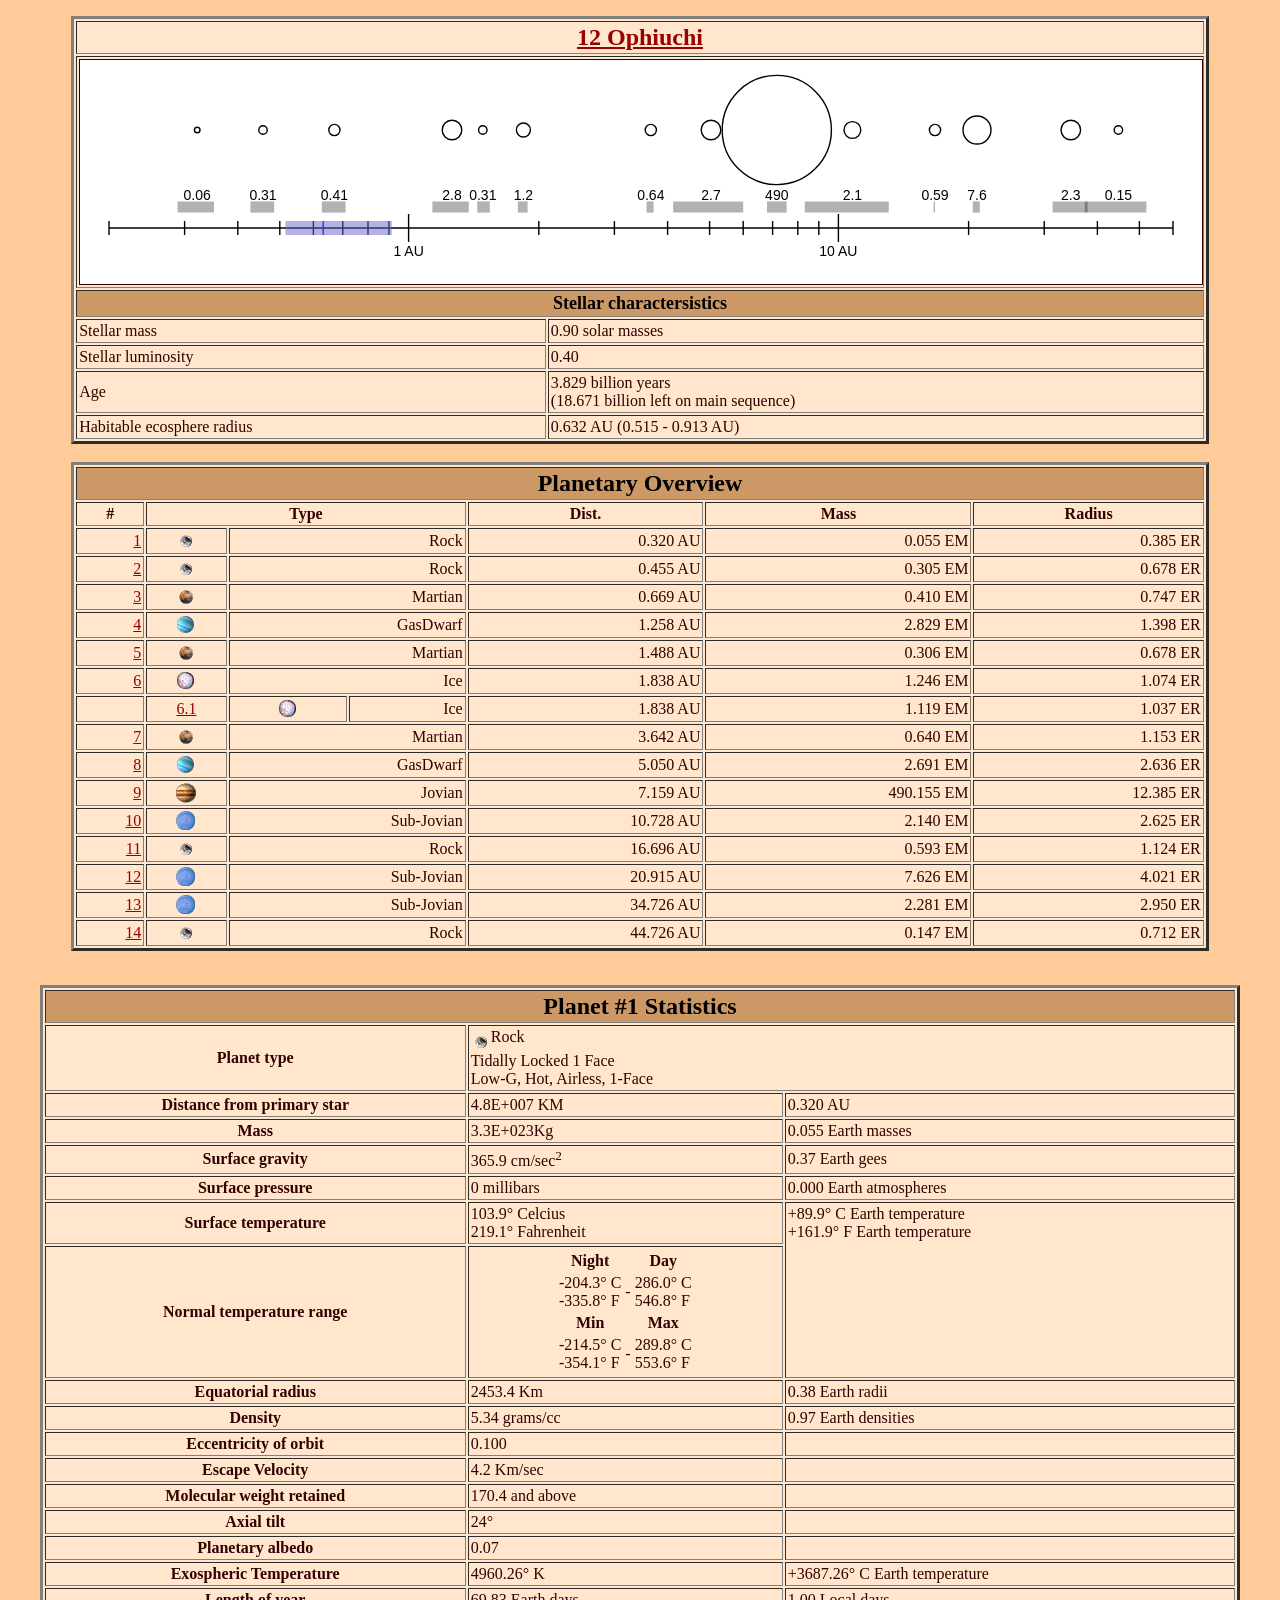
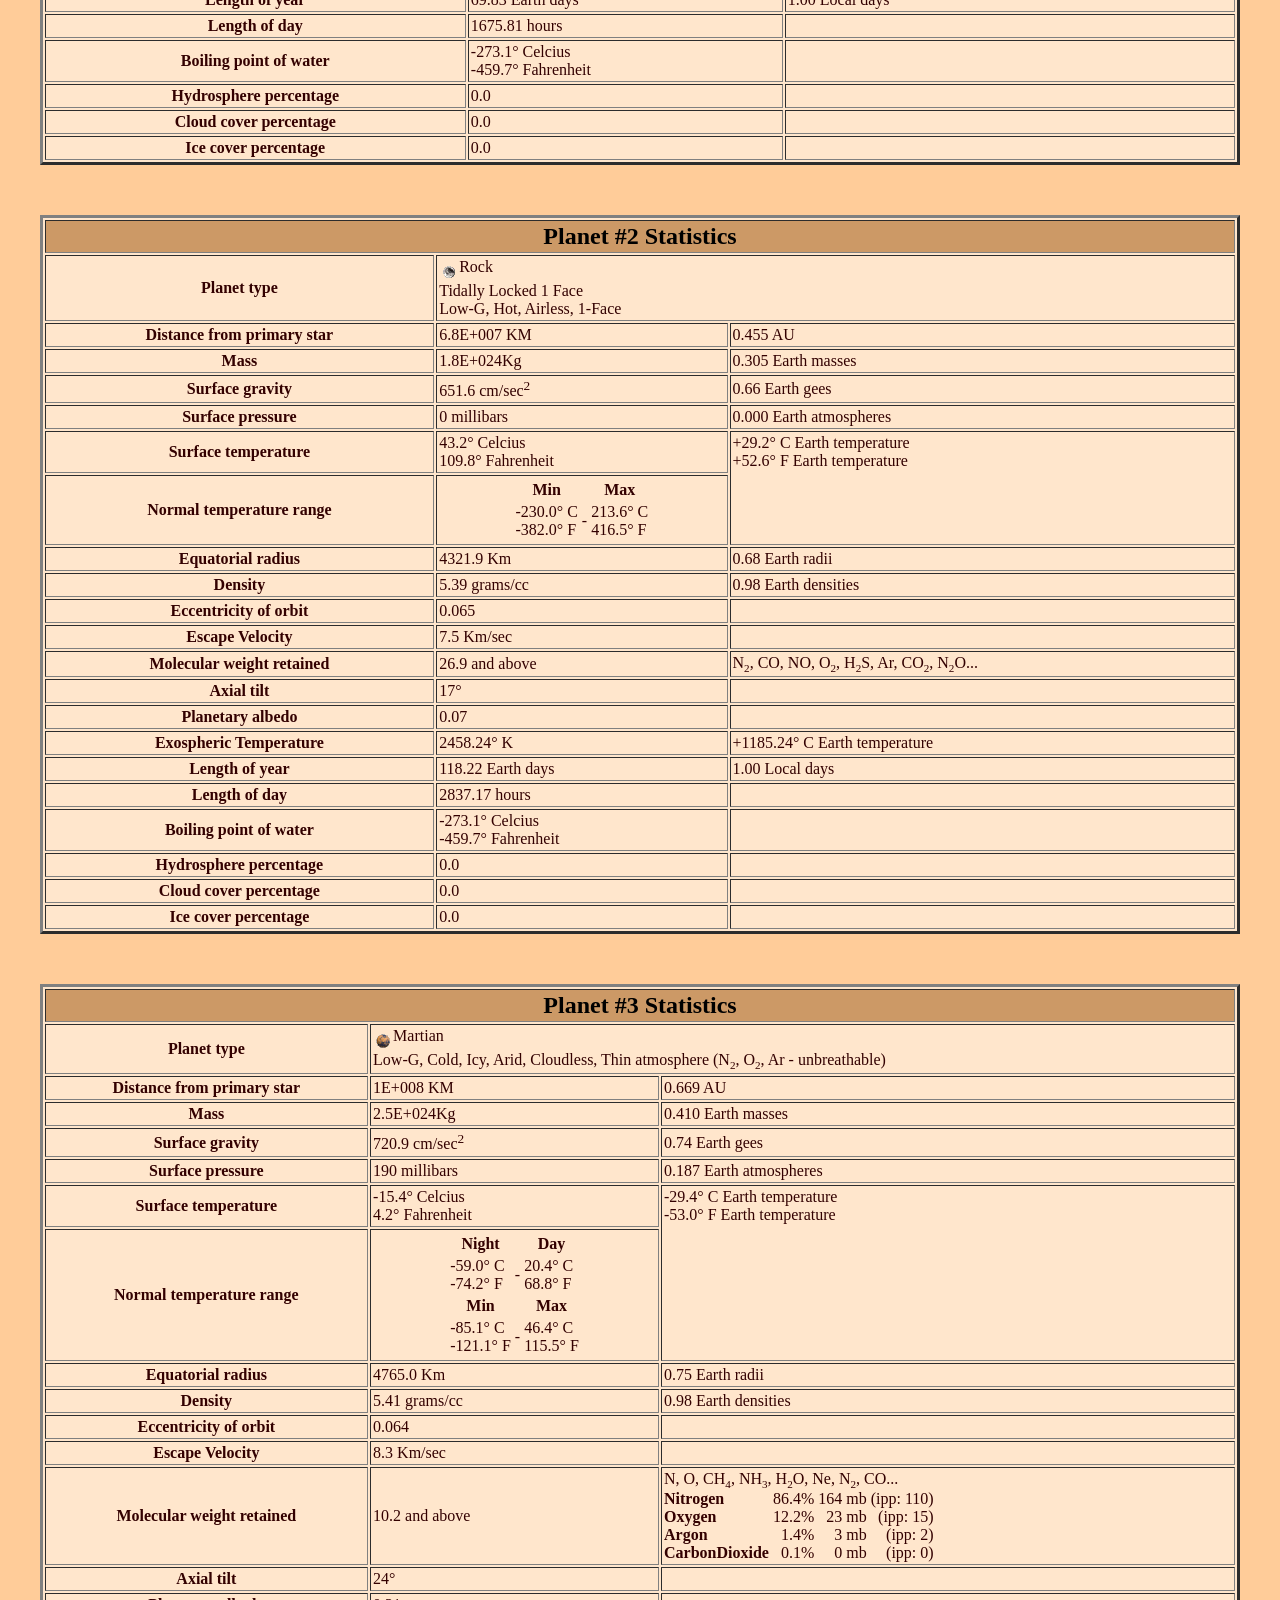
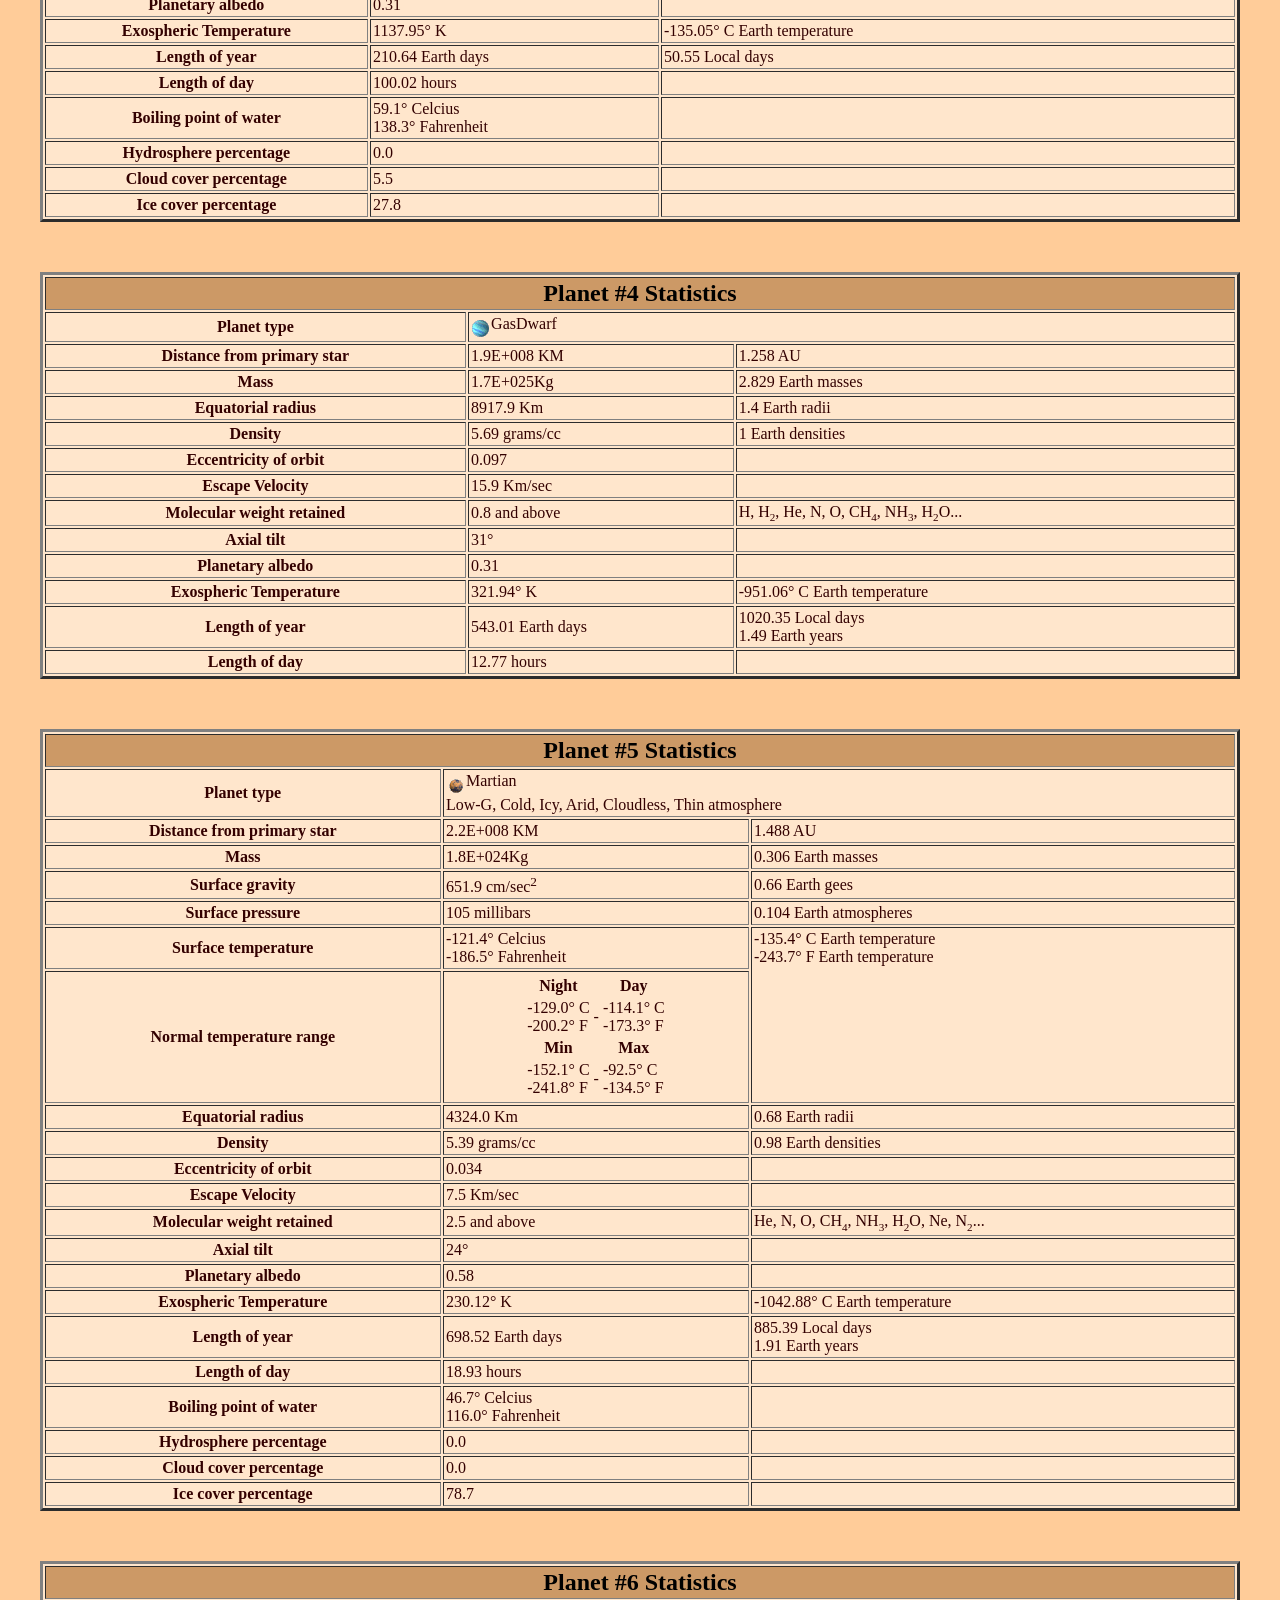
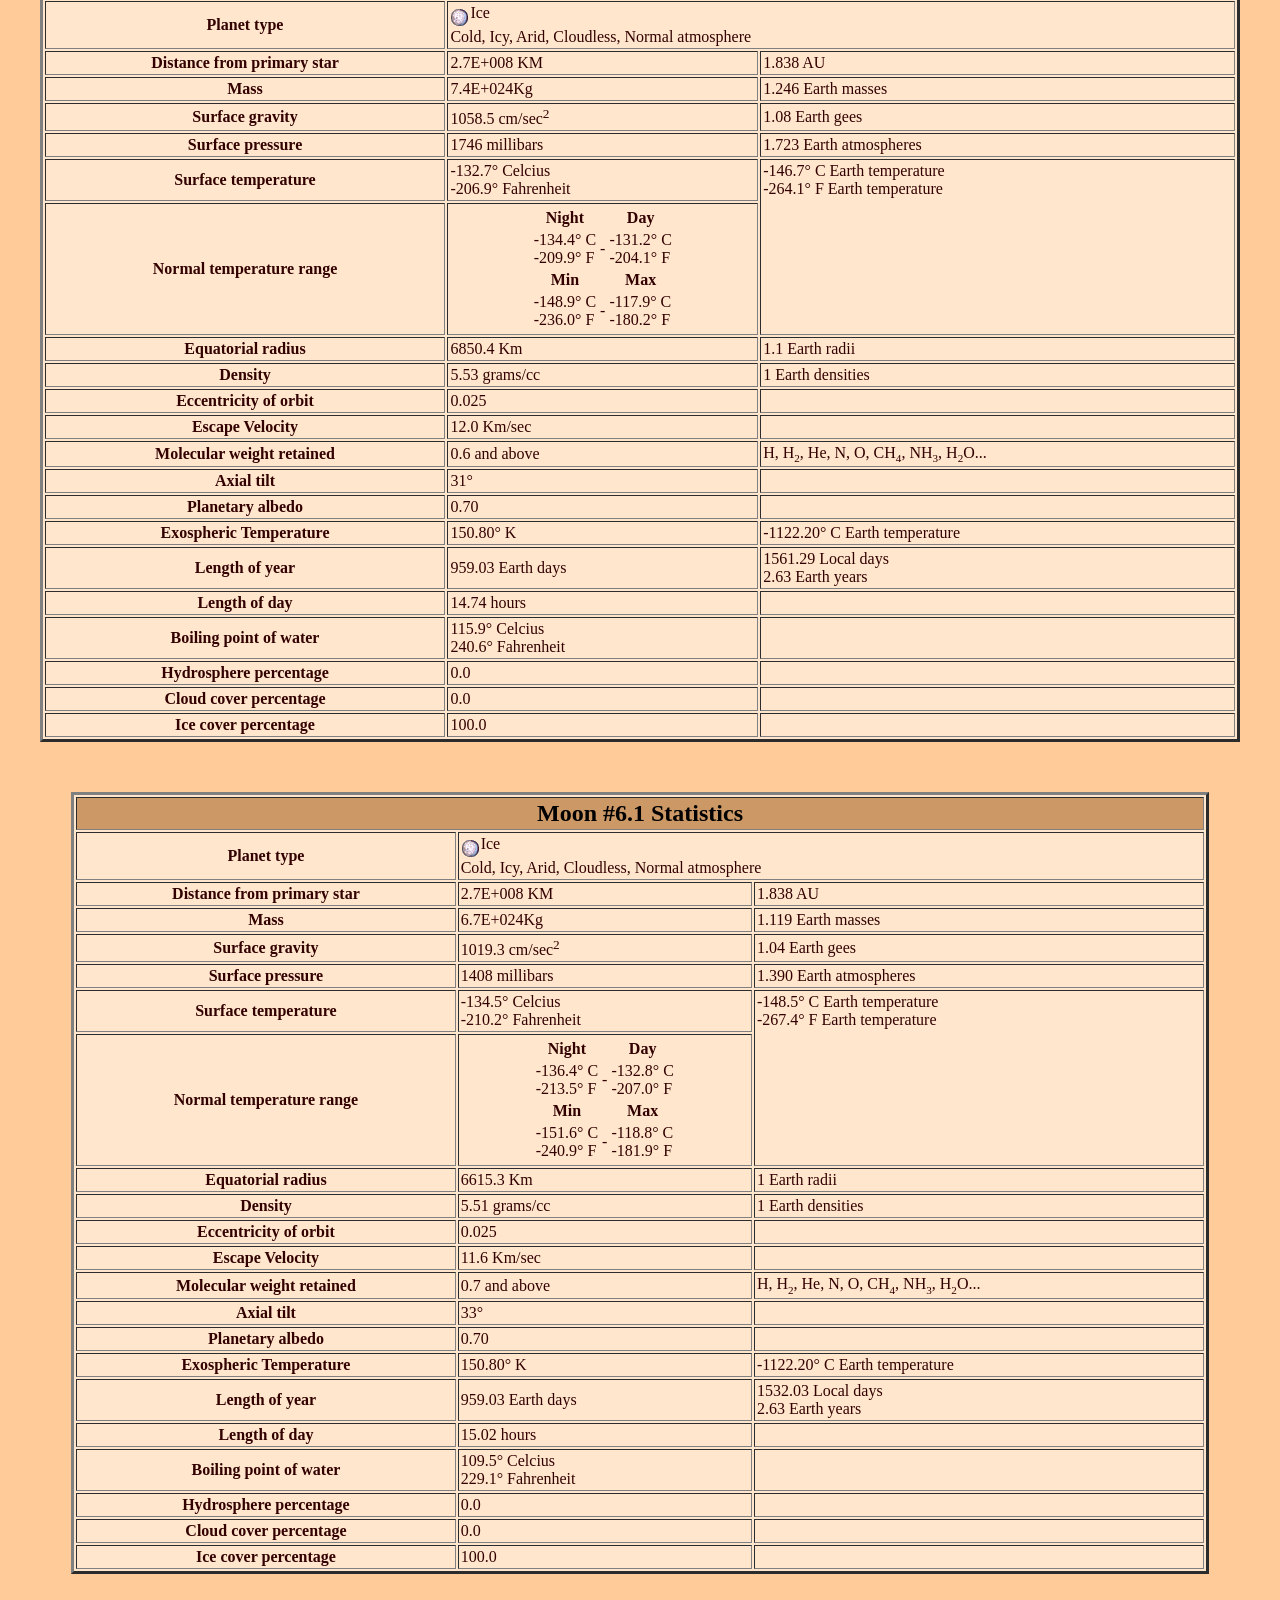
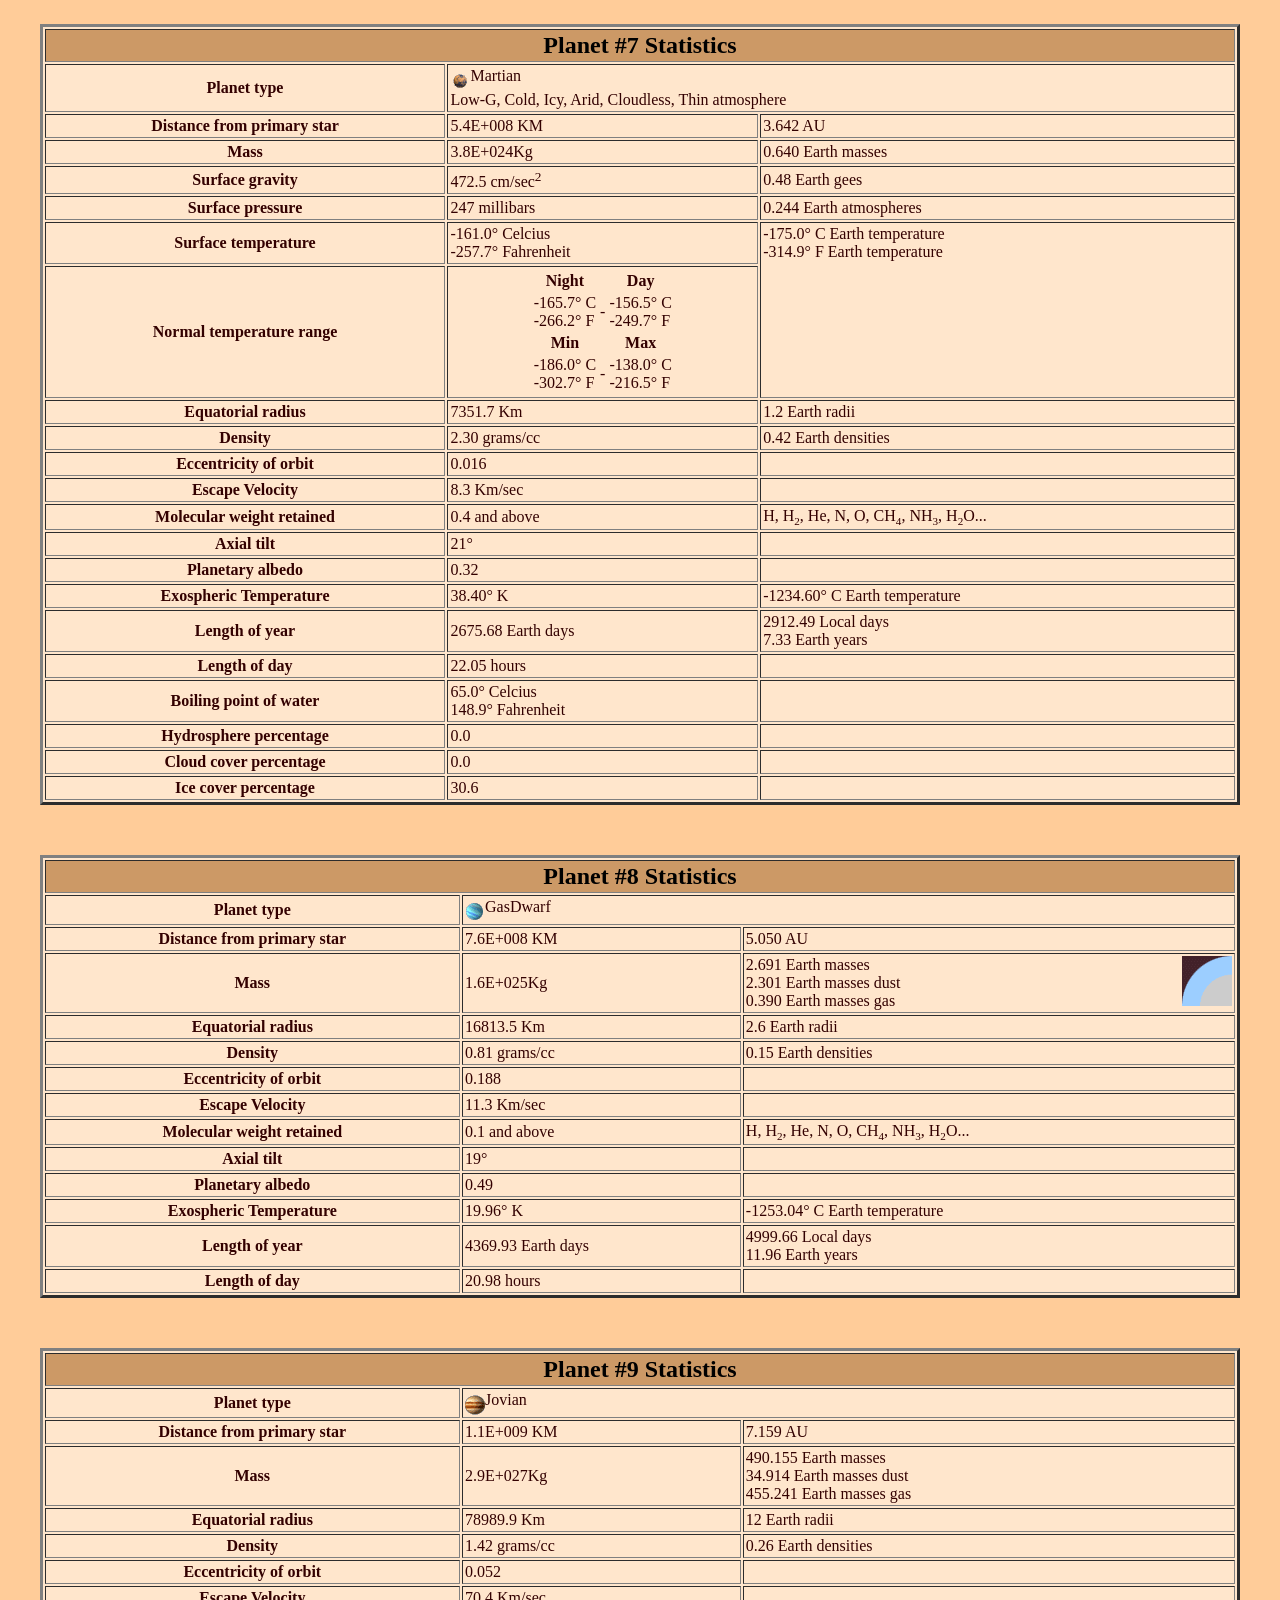
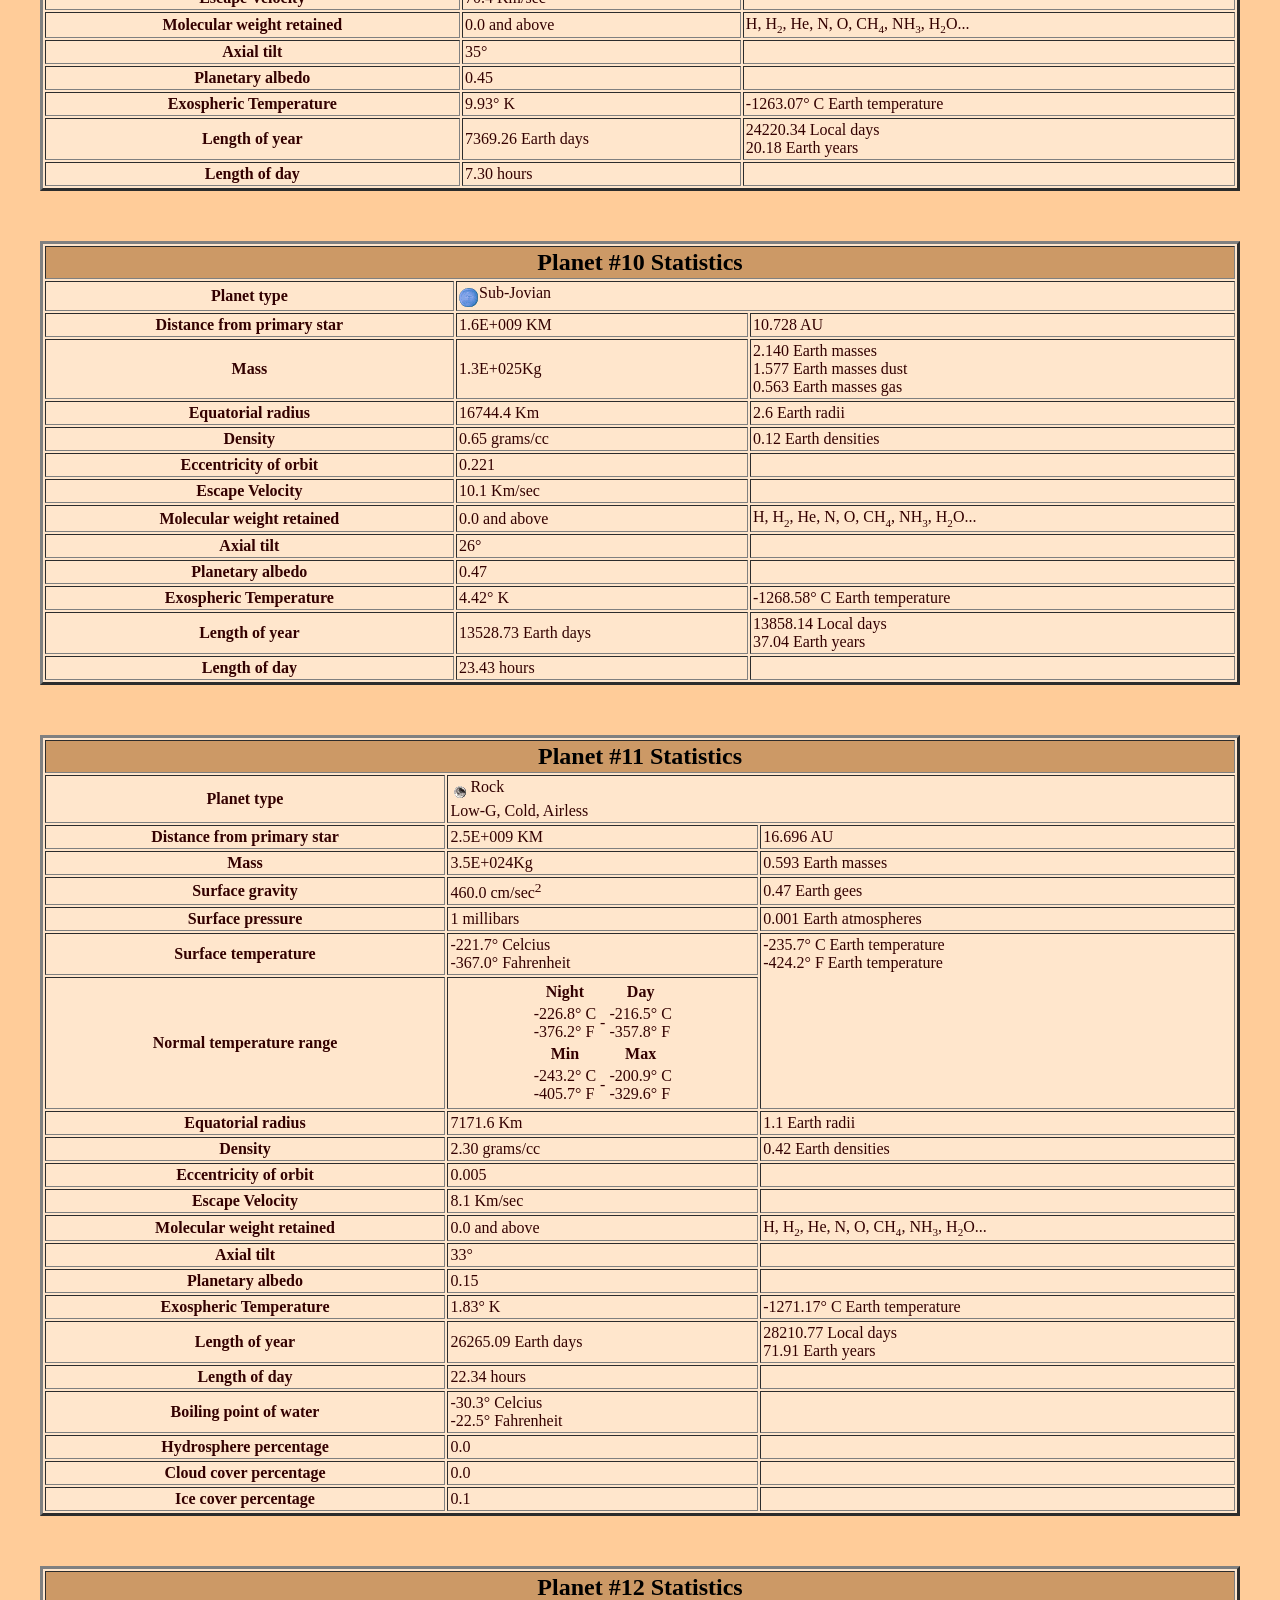
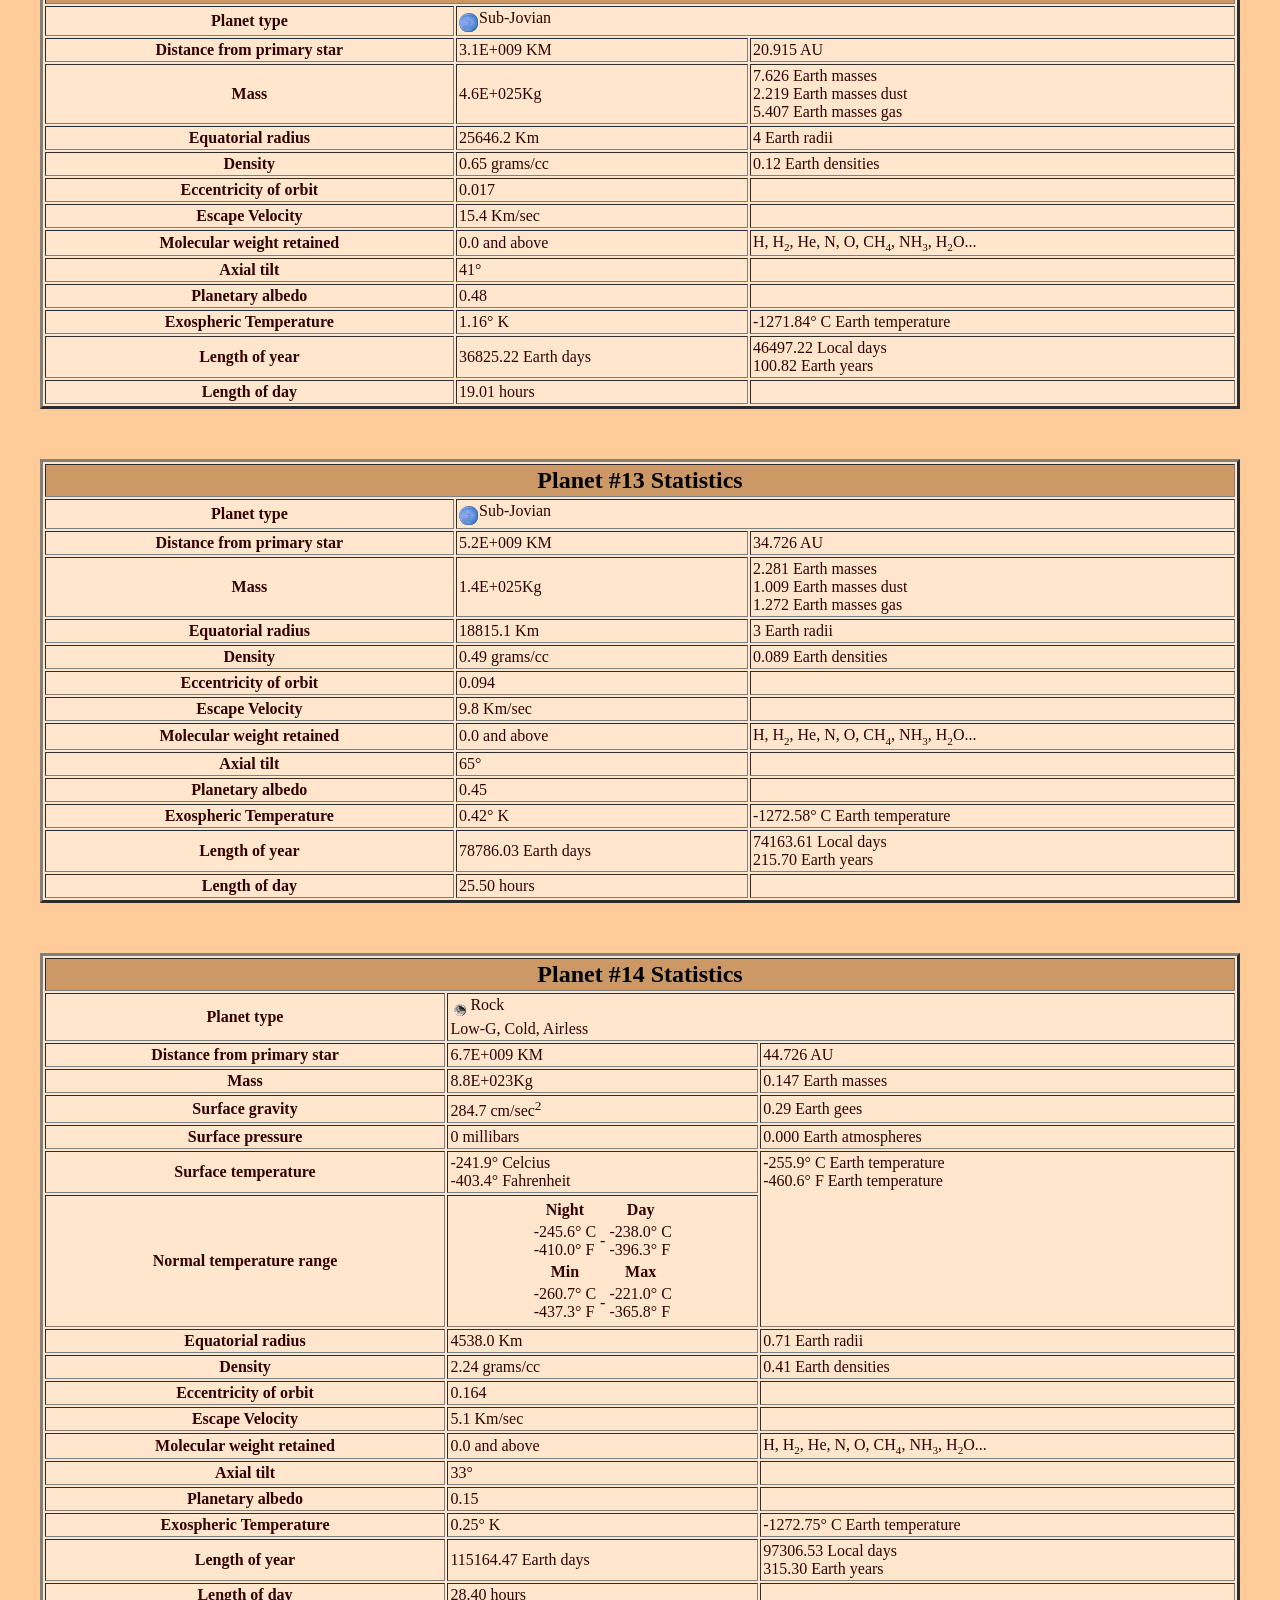
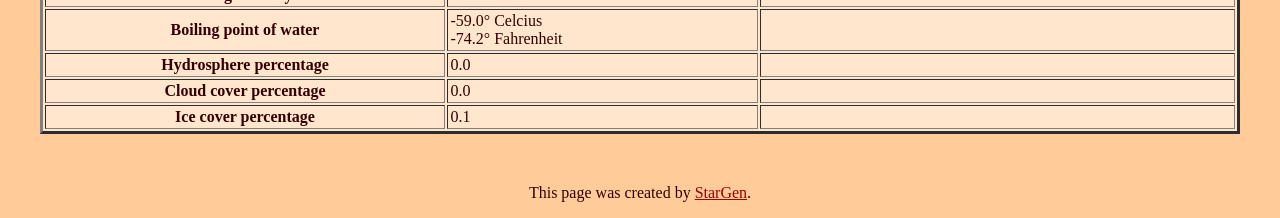
<file: frontier_beyond_sol/sistemi/html/12-Oph-27258.html>
<!DOCTYPE HTML PUBLIC "-//W3C//DTD HTML 4.01 Transitional//EN"
        "http://www.w3.org/TR/1999/REC-html401-19991224/loose.dtd">
<HTML>
<HEAD>
<meta http-equiv=content-type content='text/html; charset=utf-8'>
	<TITLE>System 27258 - 12 Ophiuchi</TITLE>
	<META NAME='generator' CONTENT='StarGen.exe - $Revision: 1.34 $'>
</HEAD>
<BODY BGCOLOR='#FFCC99' TEXT='#330000' LINK='#990000' VLINK='#330000' ALINK='#FF0000'>



<P>

<TABLE BORDER=3 CELLSPACING=2 CELLPADDING=2 ALIGN=CENTER BGCOLOR='#FFE6CC' WIDTH='90%'>
<TR><TH COLSPAN=2 BGCOLOR='#FFE6CC' ALIGN=CENTER>
	<FONT SIZE='+2' COLOR='#000000'><A HREF='../html/12-Oph-27258.html'>12 Ophiuchi</A></FONT></TH></TR>
<TR BGCOLOR='#FFE6CC'><TD COLSPAN=2>
<object data='../html/12-Oph-27258.svg' type='image/svg+xml'
        width='100%' height='100%' border=1 style='background-color:white;'>
<TABLE BORDER=0 CELLSPACING=0 CELLPADDING=3 BGCOLOR='#000000' WIDTH='100%'>
<TR><TD COLSPAN=16 BGCOLOR='#CC9966' ALIGN=CENTER>
	<FONT SIZE='+1'  COLOR='#000000'><B>14 Planets</B> </FONT>
	(<FONT SIZE='-1' COLOR='#000000'>size proportional to Sqrt(Radius)</FONT>)
</TD></TR>
<TR VALIGN=MIDDLE BGCOLOR='#000000'>
<TD BGCOLOR='#000000'><IMG ALT='Sun' SRC='../ref/Sun.gif' WIDTH=15 HEIGHT=63 BORDER=0></TD>
	<TD BGCOLOR='#000000' ALIGN=CENTER><A HREF='#1' TITLE='#1 - Rock: 0.06EM, 0.37g, 103.9&deg; Zone = 1'><IMG ALT='Rock' SRC='../ref/RockPlanet.gif' WIDTH=19 HEIGHT=19 BORDER=0></A></TD>
	<TD BGCOLOR='#000000' ALIGN=CENTER><A HREF='#2' TITLE='#2 - Rock: 0.31EM, 0.66g, 43.2&deg; Zone = 1'><IMG ALT='Rock' SRC='../ref/RockPlanet.gif' WIDTH=25 HEIGHT=25 BORDER=0></A></TD>
	<TD BGCOLOR='#000000' ALIGN=CENTER><A HREF='#3' TITLE='#3 - Martian: 0.41EM, 0.74g, -15.4&deg; Zone = 1'><IMG ALT='Martian' SRC='../ref/MartianPlanet.gif' WIDTH=26 HEIGHT=26 BORDER=0></A></TD>
	<TD BGCOLOR='#000000' ALIGN=CENTER><A HREF='#4' TITLE='#4 - GasDwarf: 2.8EM (c. 204&deg;)'><IMG ALT='GasDwarf' SRC='../ref/GasDwarfPlanet.gif' WIDTH=36 HEIGHT=36 BORDER=0></A></TD>
	<TD BGCOLOR='#000000' ALIGN=CENTER><A HREF='#5' TITLE='#5 - Martian: 0.31EM, 0.66g, -121.4&deg; Zone = 1'><IMG ALT='Martian' SRC='../ref/MartianPlanet.gif' WIDTH=25 HEIGHT=25 BORDER=0></A></TD>
	<TD BGCOLOR='#000000' ALIGN=CENTER><A HREF='#6' TITLE='#6 - Ice: 1.25EM, 1.08g, -132.7&deg; Zone = 1'><IMG ALT='Ice' SRC='../ref/IcePlanet.gif' WIDTH=32 HEIGHT=32 BORDER=0></A>
		<BR><A HREF='#6.1' TITLE='#6.1 - Ice: 1.12EM, 1.04g, -134.5&deg; Zone = 1'><IMG ALT='Ice' SRC='../ref/IcePlanet.gif' WIDTH=31 HEIGHT=31 BORDER=0></A></TD>
	<TD BGCOLOR='#000000' ALIGN=CENTER><A HREF='#7' TITLE='#7 - Martian: 0.64EM, 0.48g, -161.0&deg; Zone = 2'><IMG ALT='Martian' SRC='../ref/MartianPlanet.gif' WIDTH=33 HEIGHT=33 BORDER=0></A></TD>
	<TD BGCOLOR='#000000' ALIGN=CENTER><A HREF='#8' TITLE='#8 - GasDwarf: 2.7EM (c. 94&deg;)'><IMG ALT='GasDwarf' SRC='../ref/GasDwarfPlanet.gif' WIDTH=49 HEIGHT=49 BORDER=0></A></TD>
	<TD BGCOLOR='#000000' ALIGN=CENTER><A HREF='#9' TITLE='#9 - Jovian: 490.2EM (c. 80&deg;)'><IMG ALT='Jovian' SRC='../ref/JovianPlanet.gif' WIDTH=106 HEIGHT=106 BORDER=0></A></TD>
	<TD BGCOLOR='#000000' ALIGN=CENTER><A HREF='#10' TITLE='#10 - Sub-Jovian: 2.1EM (c. 65&deg;)'><IMG ALT='Sub-Jovian' SRC='../ref/Sub-JovianPlanet.gif' WIDTH=49 HEIGHT=49 BORDER=0></A></TD>
	<TD BGCOLOR='#000000' ALIGN=CENTER><A HREF='#11' TITLE='#11 - Rock: 0.59EM, 0.47g, -221.7&deg; Zone = 3'><IMG ALT='Rock' SRC='../ref/RockPlanet.gif' WIDTH=32 HEIGHT=32 BORDER=0></A></TD>
	<TD BGCOLOR='#000000' ALIGN=CENTER><A HREF='#12' TITLE='#12 - Sub-Jovian: 7.6EM (c. 46&deg;)'><IMG ALT='Sub-Jovian' SRC='../ref/Sub-JovianPlanet.gif' WIDTH=61 HEIGHT=61 BORDER=0></A></TD>
	<TD BGCOLOR='#000000' ALIGN=CENTER><A HREF='#13' TITLE='#13 - Sub-Jovian: 2.3EM (c. 36&deg;)'><IMG ALT='Sub-Jovian' SRC='../ref/Sub-JovianPlanet.gif' WIDTH=52 HEIGHT=52 BORDER=0></A></TD>
	<TD BGCOLOR='#000000' ALIGN=CENTER><A HREF='#14' TITLE='#14 - Rock: 0.15EM, 0.29g, -241.9&deg; Zone = 3'><IMG ALT='Rock' SRC='../ref/RockPlanet.gif' WIDTH=26 HEIGHT=26 BORDER=0></A></TD>
<TD BGCOLOR='#000000' ALIGN=RIGHT VALIGN=BOTTOM><A HREF='../ref/Key.html'><FONT SIZE='-3' COLOR='#FFE6CC'>See<BR>Key</FONT></A></TD>
</TR></TABLE>
</object>
</TD></TR>
<TR><TD COLSPAN=2 BGCOLOR='#CC9966' ALIGN=CENTER><FONT SIZE='+1' COLOR='#000000'><B>Stellar charactersistics</B></FONT></TD></TR>
<TR><TD>Stellar mass</TD>
	<TD>0.90 solar masses</TD></TR>
<TR><TD>Stellar luminosity</TD>
	<TD>0.40</TD></TR>
<TR><TD>Age</TD>
	<TD>3.829 billion years<BR>(18.671 billion left on main sequence)<BR><TR><TD>Habitable ecosphere radius</TD>
	<TD>0.632 AU (0.515 - 0.913 AU)</TD></TR>
</TABLE>
<BR CLEAR=ALL>

<TABLE BORDER=3 CELLSPACING=2 CELLPADDING=2 ALIGN=CENTER BGCOLOR='#FFE6CC' WIDTH='90%'>
<TR><TH COLSPAN=7 BGCOLOR='#CC9966' ALIGN=CENTER>
<FONT SIZE='+2' COLOR='#000000'>Planetary Overview</FONT></TH></TR>

<TR ALIGN=CENTER>
	<TH>#</TH><TH COLSPAN=3>Type</TH><TH>Dist.</TH><TH>Mass</TH><TH>Radius</TH>
</TR>
<TR ALIGN=RIGHT>
	<TD><A HREF='#1'>1</A></TD>
	<TD ALIGN=CENTER><IMG ALT='Rock' SRC='../ref/Rock.gif'></TD>
	<TD COLSPAN=2>Rock</TD>
	<TD>  0.320  AU</TD>
	<TD>   0.055 EM</TD>
	<TD>   0.385 ER</TD></TR>
<TR ALIGN=RIGHT>
	<TD><A HREF='#2'>2</A></TD>
	<TD ALIGN=CENTER><IMG ALT='Rock' SRC='../ref/Rock.gif'></TD>
	<TD COLSPAN=2>Rock</TD>
	<TD>  0.455  AU</TD>
	<TD>   0.305 EM</TD>
	<TD>   0.678 ER</TD></TR>
<TR ALIGN=RIGHT>
	<TD><A HREF='#3'>3</A></TD>
	<TD ALIGN=CENTER><IMG ALT='Martian' SRC='../ref/Martian.gif'></TD>
	<TD COLSPAN=2>Martian</TD>
	<TD>  0.669  AU</TD>
	<TD>   0.410 EM</TD>
	<TD>   0.747 ER</TD></TR>
<TR ALIGN=RIGHT>
	<TD><A HREF='#4'>4</A></TD>
	<TD ALIGN=CENTER><IMG ALT='GasDwarf' SRC='../ref/GasDwarf.gif'></TD>
	<TD COLSPAN=2>GasDwarf</TD>
	<TD>  1.258  AU</TD>
	<TD>   2.829 EM</TD>
	<TD>   1.398 ER</TD></TR>
<TR ALIGN=RIGHT>
	<TD><A HREF='#5'>5</A></TD>
	<TD ALIGN=CENTER><IMG ALT='Martian' SRC='../ref/Martian.gif'></TD>
	<TD COLSPAN=2>Martian</TD>
	<TD>  1.488  AU</TD>
	<TD>   0.306 EM</TD>
	<TD>   0.678 ER</TD></TR>
<TR ALIGN=RIGHT>
	<TD><A HREF='#6'>6</A></TD>
	<TD ALIGN=CENTER><IMG ALT='Ice' SRC='../ref/Ice.gif'></TD>
	<TD COLSPAN=2>Ice</TD>
	<TD>  1.838  AU</TD>
	<TD>   1.246 EM</TD>
	<TD>   1.074 ER</TD></TR>
<TR ALIGN=RIGHT>
	<TD></TD>
	<TD ALIGN=CENTER><A HREF='#6.1'>6.1</A></TD>
	<TD ALIGN=CENTER><IMG ALT='Ice' SRC='../ref/Ice.gif'></TD>
	<TD>Ice</TD>
	<TD>  1.838  AU</TD>
	<TD>   1.119 EM</TD>
	<TD>   1.037 ER</TD></TR>
<TR ALIGN=RIGHT>
	<TD><A HREF='#7'>7</A></TD>
	<TD ALIGN=CENTER><IMG ALT='Martian' SRC='../ref/Martian.gif'></TD>
	<TD COLSPAN=2>Martian</TD>
	<TD>  3.642  AU</TD>
	<TD>   0.640 EM</TD>
	<TD>   1.153 ER</TD></TR>
<TR ALIGN=RIGHT>
	<TD><A HREF='#8'>8</A></TD>
	<TD ALIGN=CENTER><IMG ALT='GasDwarf' SRC='../ref/GasDwarf.gif'></TD>
	<TD COLSPAN=2>GasDwarf</TD>
	<TD>  5.050  AU</TD>
	<TD>   2.691 EM</TD>
	<TD>   2.636 ER</TD></TR>
<TR ALIGN=RIGHT>
	<TD><A HREF='#9'>9</A></TD>
	<TD ALIGN=CENTER><IMG ALT='Jovian' SRC='../ref/Jovian.gif'></TD>
	<TD COLSPAN=2>Jovian</TD>
	<TD>  7.159  AU</TD>
	<TD> 490.155 EM</TD>
	<TD>  12.385 ER</TD></TR>
<TR ALIGN=RIGHT>
	<TD><A HREF='#10'>10</A></TD>
	<TD ALIGN=CENTER><IMG ALT='Sub-Jovian' SRC='../ref/Sub-Jovian.gif'></TD>
	<TD COLSPAN=2>Sub-Jovian</TD>
	<TD> 10.728  AU</TD>
	<TD>   2.140 EM</TD>
	<TD>   2.625 ER</TD></TR>
<TR ALIGN=RIGHT>
	<TD><A HREF='#11'>11</A></TD>
	<TD ALIGN=CENTER><IMG ALT='Rock' SRC='../ref/Rock.gif'></TD>
	<TD COLSPAN=2>Rock</TD>
	<TD> 16.696  AU</TD>
	<TD>   0.593 EM</TD>
	<TD>   1.124 ER</TD></TR>
<TR ALIGN=RIGHT>
	<TD><A HREF='#12'>12</A></TD>
	<TD ALIGN=CENTER><IMG ALT='Sub-Jovian' SRC='../ref/Sub-Jovian.gif'></TD>
	<TD COLSPAN=2>Sub-Jovian</TD>
	<TD> 20.915  AU</TD>
	<TD>   7.626 EM</TD>
	<TD>   4.021 ER</TD></TR>
<TR ALIGN=RIGHT>
	<TD><A HREF='#13'>13</A></TD>
	<TD ALIGN=CENTER><IMG ALT='Sub-Jovian' SRC='../ref/Sub-Jovian.gif'></TD>
	<TD COLSPAN=2>Sub-Jovian</TD>
	<TD> 34.726  AU</TD>
	<TD>   2.281 EM</TD>
	<TD>   2.950 ER</TD></TR>
<TR ALIGN=RIGHT>
	<TD><A HREF='#14'>14</A></TD>
	<TD ALIGN=CENTER><IMG ALT='Rock' SRC='../ref/Rock.gif'></TD>
	<TD COLSPAN=2>Rock</TD>
	<TD> 44.726  AU</TD>
	<TD>   0.147 EM</TD>
	<TD>   0.712 ER</TD></TR>
</TABLE>
<BR CLEAR=ALL>
<P>
<A NAME='1'></A><TABLE BORDER=3 CELLSPACING=2 CELLPADDING=2 ALIGN=CENTER BGCOLOR='#FFE6CC' WIDTH='95%'>
<COLGROUP SPAN=1 ALIGN=LEFT VALIGN=MIDDLE><COLGROUP SPAN=2 ALIGN=LEFT VALIGN=MIDDLE><TR><TH COLSPAN=3 BGCOLOR='#CC9966' ALIGN=CENTER>
<FONT SIZE='+2' COLOR='#000000'>Planet #1 Statistics</FONT></TH></TR>
<TR><TH>Planet type</TH><TD COLSPAN=2><IMG ALT='Rock' SRC='../ref/Rock.gif' ALIGN=MIDDLE WIDTH=20 HEIGHT=20>Rock<BR>Tidally Locked 1 Face
<BR>Low-G, Hot, Airless, 1-Face</TD></TR>
<TR><TH>Distance from primary star</TH><TD>4.8E+007 KM</TD><TD>0.320 AU</TD></TR>
<TR><TH>Mass</TH><TD>3.3E+023Kg</TD><TD>0.055 Earth masses<BR></TD></TR>
<TR><TH>Surface gravity</TH><TD>365.9 cm/sec<SUP>2</SUP></TD><TD>0.37 Earth gees</TD></TR>
<TR><TH>Surface pressure</TH><TD>    0 millibars</TD><TD>0.000 Earth atmospheres</TD></TR>
<TR><TH>Surface temperature</TH><TD>103.9&deg; Celcius<BR>219.1&deg; Fahrenheit</TD><TD ROWSPAN=2 VALIGN=TOP>+89.9&deg; C Earth temperature<BR>+161.9&deg; F Earth temperature</TD></TR>
<TR><TH>Normal temperature range</TH><TD><CENTER><TABLE>
	<TR><TH>Night</TH><TH></TH><TH>Day</TH></TR>
	<TR><TD>-204.3&deg; C<BR>-335.8&deg; F</TD><TD> - </TD><TD>286.0&deg; C<BR>546.8&deg; F</TD></TR>
	<TR><TH>Min</TH><TH></TH><TH>Max</TH></TR>
	<TR><TD>-214.5&deg; C<BR>-354.1&deg; F</TD><TD> - </TD><TD>289.8&deg; C<BR>553.6&deg; F</TD></TR>
</TABLE></CENTER></TD></TR>
<TR><TH>Equatorial radius</TH><TD>2453.4 Km</TD><TD>0.38 Earth radii</TD></TR>
<TR><TH>Density</TH><TD>5.34 grams/cc</TD><TD>0.97 Earth densities</TD></TR>
<TR><TH>Eccentricity of orbit</TH><TD>0.100</TD><TD></TD></TR>
<TR><TH>Escape Velocity</TH><TD> 4.2 Km/sec</TD><TD></TD></TR>
<TR><TH>Molecular weight retained</TH><TD>170.4 and above</TD><TD></TD></TR>
<TR><TH>Axial tilt</TH><TD>24&deg;</TD><TD></TD></TR>
<TR><TH>Planetary albedo</TH><TD> 0.07</TD><TD></TD></TR>
<TR><TH>Exospheric Temperature</TH><TD>4960.26&deg; K</TD><TD>+3687.26&deg; C Earth temperature</TD></TR>
<TR><TH>Length of year</TH><TD>69.83 Earth days</TD><TD>1.00 Local days</TD></TR>
<TR><TH>Length of day</TH><TD>1675.81 hours</TD><TD></TD></TR>
<TR><TH>Boiling point of water</TH><TD>-273.1&deg; Celcius<BR>-459.7&deg; Fahrenheit</TD><TD></TD></TR>
<TR><TH>Hydrosphere percentage</TH><TD> 0.0</TD><TD></TD></TR>
<TR><TH>Cloud cover percentage</TH><TD> 0.0</TD><TD></TD></TR>
<TR><TH>Ice cover percentage</TH><TD> 0.0</TD><TD></TD></TR>
</TABLE>

<P>
<BR>

<P>
<A NAME='2'></A><TABLE BORDER=3 CELLSPACING=2 CELLPADDING=2 ALIGN=CENTER BGCOLOR='#FFE6CC' WIDTH='95%'>
<COLGROUP SPAN=1 ALIGN=LEFT VALIGN=MIDDLE><COLGROUP SPAN=2 ALIGN=LEFT VALIGN=MIDDLE><TR><TH COLSPAN=3 BGCOLOR='#CC9966' ALIGN=CENTER>
<FONT SIZE='+2' COLOR='#000000'>Planet #2 Statistics</FONT></TH></TR>
<TR><TH>Planet type</TH><TD COLSPAN=2><IMG ALT='Rock' SRC='../ref/Rock.gif' ALIGN=MIDDLE WIDTH=20 HEIGHT=20>Rock<BR>Tidally Locked 1 Face
<BR>Low-G, Hot, Airless, 1-Face</TD></TR>
<TR><TH>Distance from primary star</TH><TD>6.8E+007 KM</TD><TD>0.455 AU</TD></TR>
<TR><TH>Mass</TH><TD>1.8E+024Kg</TD><TD>0.305 Earth masses<BR></TD></TR>
<TR><TH>Surface gravity</TH><TD>651.6 cm/sec<SUP>2</SUP></TD><TD>0.66 Earth gees</TD></TR>
<TR><TH>Surface pressure</TH><TD>    0 millibars</TD><TD>0.000 Earth atmospheres</TD></TR>
<TR><TH>Surface temperature</TH><TD> 43.2&deg; Celcius<BR>109.8&deg; Fahrenheit</TD><TD ROWSPAN=2 VALIGN=TOP>+29.2&deg; C Earth temperature<BR>+52.6&deg; F Earth temperature</TD></TR>
<TR><TH>Normal temperature range</TH><TD><CENTER><TABLE>
	<TR><TH>Min</TH><TH></TH><TH>Max</TH></TR>
	<TR><TD>-230.0&deg; C<BR>-382.0&deg; F</TD><TD> - </TD><TD>213.6&deg; C<BR>416.5&deg; F</TD></TR>
</TABLE></CENTER></TD></TR>
<TR><TH>Equatorial radius</TH><TD>4321.9 Km</TD><TD>0.68 Earth radii</TD></TR>
<TR><TH>Density</TH><TD>5.39 grams/cc</TD><TD>0.98 Earth densities</TD></TR>
<TR><TH>Eccentricity of orbit</TH><TD>0.065</TD><TD></TD></TR>
<TR><TH>Escape Velocity</TH><TD> 7.5 Km/sec</TD><TD></TD></TR>
<TR><TH>Molecular weight retained</TH><TD>26.9 and above</TD><TD>N<SUB><SMALL>2</SMALL></SUB>, CO, NO, O<SUB><SMALL>2</SMALL></SUB>, H<SUB><SMALL>2</SMALL></SUB>S, Ar, CO<SUB><SMALL>2</SMALL></SUB>, N<SUB><SMALL>2</SMALL></SUB>O...</TD></TR>
<TR><TH>Axial tilt</TH><TD>17&deg;</TD><TD></TD></TR>
<TR><TH>Planetary albedo</TH><TD> 0.07</TD><TD></TD></TR>
<TR><TH>Exospheric Temperature</TH><TD>2458.24&deg; K</TD><TD>+1185.24&deg; C Earth temperature</TD></TR>
<TR><TH>Length of year</TH><TD>118.22 Earth days</TD><TD>1.00 Local days</TD></TR>
<TR><TH>Length of day</TH><TD>2837.17 hours</TD><TD></TD></TR>
<TR><TH>Boiling point of water</TH><TD>-273.1&deg; Celcius<BR>-459.7&deg; Fahrenheit</TD><TD></TD></TR>
<TR><TH>Hydrosphere percentage</TH><TD> 0.0</TD><TD></TD></TR>
<TR><TH>Cloud cover percentage</TH><TD> 0.0</TD><TD></TD></TR>
<TR><TH>Ice cover percentage</TH><TD> 0.0</TD><TD></TD></TR>
</TABLE>

<P>
<BR>

<P>
<A NAME='3'></A><TABLE BORDER=3 CELLSPACING=2 CELLPADDING=2 ALIGN=CENTER BGCOLOR='#FFE6CC' WIDTH='95%'>
<COLGROUP SPAN=1 ALIGN=LEFT VALIGN=MIDDLE><COLGROUP SPAN=2 ALIGN=LEFT VALIGN=MIDDLE><TR><TH COLSPAN=3 BGCOLOR='#CC9966' ALIGN=CENTER>
<FONT SIZE='+2' COLOR='#000000'>Planet #3 Statistics</FONT></TH></TR>
<TR><TH>Planet type</TH><TD COLSPAN=2><IMG ALT='Martian' SRC='../ref/Martian.gif' ALIGN=MIDDLE WIDTH=20 HEIGHT=20>Martian<BR>Low-G, Cold, Icy, Arid, Cloudless, Thin atmosphere (N<SUB><SMALL>2</SMALL></SUB>, O<SUB><SMALL>2</SMALL></SUB>, Ar - unbreathable)</TD></TR>
<TR><TH>Distance from primary star</TH><TD>1E+008 KM</TD><TD>0.669 AU</TD></TR>
<TR><TH>Mass</TH><TD>2.5E+024Kg</TD><TD>0.410 Earth masses<BR></TD></TR>
<TR><TH>Surface gravity</TH><TD>720.9 cm/sec<SUP>2</SUP></TD><TD>0.74 Earth gees</TD></TR>
<TR><TH>Surface pressure</TH><TD>  190 millibars</TD><TD>0.187 Earth atmospheres</TD></TR>
<TR><TH>Surface temperature</TH><TD>-15.4&deg; Celcius<BR>  4.2&deg; Fahrenheit</TD><TD ROWSPAN=2 VALIGN=TOP>-29.4&deg; C Earth temperature<BR>-53.0&deg; F Earth temperature</TD></TR>
<TR><TH>Normal temperature range</TH><TD><CENTER><TABLE>
	<TR><TH>Night</TH><TH></TH><TH>Day</TH></TR>
	<TR><TD>-59.0&deg; C<BR>-74.2&deg; F</TD><TD> - </TD><TD> 20.4&deg; C<BR> 68.8&deg; F</TD></TR>
	<TR><TH>Min</TH><TH></TH><TH>Max</TH></TR>
	<TR><TD>-85.1&deg; C<BR>-121.1&deg; F</TD><TD> - </TD><TD> 46.4&deg; C<BR>115.5&deg; F</TD></TR>
</TABLE></CENTER></TD></TR>
<TR><TH>Equatorial radius</TH><TD>4765.0 Km</TD><TD>0.75 Earth radii</TD></TR>
<TR><TH>Density</TH><TD>5.41 grams/cc</TD><TD>0.98 Earth densities</TD></TR>
<TR><TH>Eccentricity of orbit</TH><TD>0.064</TD><TD></TD></TR>
<TR><TH>Escape Velocity</TH><TD> 8.3 Km/sec</TD><TD></TD></TR>
<TR><TH>Molecular weight retained</TH><TD>10.2 and above</TD><TD>N, O, CH<SUB><SMALL>4</SMALL></SUB>, NH<SUB><SMALL>3</SMALL></SUB>, H<SUB><SMALL>2</SMALL></SUB>O, Ne, N<SUB><SMALL>2</SMALL></SUB>, CO...
<TABLE BORDER=0 CELLSPACING=0 CELLPADDING=0>
<TR><TH ALIGN=LEFT>Nitrogen&nbsp;</TH><TD ALIGN=RIGHT>86.4%&nbsp;</TD><TD ALIGN=RIGHT>  164 mb&nbsp;</TD><TD ALIGN=RIGHT>(ipp:  110)</TD><TD ALIGN=RIGHT>&nbsp;</TD></TR>
<TR><TH ALIGN=LEFT>Oxygen&nbsp;</TH><TD ALIGN=RIGHT>12.2%&nbsp;</TD><TD ALIGN=RIGHT>   23 mb&nbsp;</TD><TD ALIGN=RIGHT>(ipp:   15)</TD><TD ALIGN=RIGHT>&nbsp;</TD></TR>
<TR><TH ALIGN=LEFT>Argon&nbsp;</TH><TD ALIGN=RIGHT> 1.4%&nbsp;</TD><TD ALIGN=RIGHT>    3 mb&nbsp;</TD><TD ALIGN=RIGHT>(ipp:    2)</TD><TD ALIGN=RIGHT>&nbsp;</TD></TR>
<TR><TH ALIGN=LEFT>CarbonDioxide&nbsp;</TH><TD ALIGN=RIGHT> 0.1%&nbsp;</TD><TD ALIGN=RIGHT>    0 mb&nbsp;</TD><TD ALIGN=RIGHT>(ipp:    0)</TD><TD ALIGN=RIGHT>&nbsp;</TD></TR>
</TABLE>
</TD></TR>
<TR><TH>Axial tilt</TH><TD>24&deg;</TD><TD></TD></TR>
<TR><TH>Planetary albedo</TH><TD> 0.31</TD><TD></TD></TR>
<TR><TH>Exospheric Temperature</TH><TD>1137.95&deg; K</TD><TD>-135.05&deg; C Earth temperature</TD></TR>
<TR><TH>Length of year</TH><TD>210.64 Earth days</TD><TD>50.55 Local days</TD></TR>
<TR><TH>Length of day</TH><TD>100.02 hours</TD><TD></TD></TR>
<TR><TH>Boiling point of water</TH><TD>59.1&deg; Celcius<BR>138.3&deg; Fahrenheit</TD><TD></TD></TR>
<TR><TH>Hydrosphere percentage</TH><TD> 0.0</TD><TD></TD></TR>
<TR><TH>Cloud cover percentage</TH><TD> 5.5</TD><TD></TD></TR>
<TR><TH>Ice cover percentage</TH><TD>27.8</TD><TD></TD></TR>
</TABLE>

<P>
<BR>

<P>
<A NAME='4'></A><TABLE BORDER=3 CELLSPACING=2 CELLPADDING=2 ALIGN=CENTER BGCOLOR='#FFE6CC' WIDTH='95%'>
<COLGROUP SPAN=1 ALIGN=LEFT VALIGN=MIDDLE><COLGROUP SPAN=2 ALIGN=LEFT VALIGN=MIDDLE><TR><TH COLSPAN=3 BGCOLOR='#CC9966' ALIGN=CENTER>
<FONT SIZE='+2' COLOR='#000000'>Planet #4 Statistics</FONT></TH></TR>
<TR><TH>Planet type</TH><TD COLSPAN=2><IMG ALT='GasDwarf' SRC='../ref/GasDwarf.gif' ALIGN=MIDDLE WIDTH=20 HEIGHT=20>GasDwarf</TD></TR>
<TR><TH>Distance from primary star</TH><TD>1.9E+008 KM</TD><TD>1.258 AU</TD></TR>
<TR><TH>Mass</TH><TD>1.7E+025Kg</TD><TD>2.829 Earth masses<BR></TD></TR>
<TR><TH>Equatorial radius</TH><TD>8917.9 Km</TD><TD>1.4 Earth radii</TD></TR>
<TR><TH>Density</TH><TD>5.69 grams/cc</TD><TD>1 Earth densities</TD></TR>
<TR><TH>Eccentricity of orbit</TH><TD>0.097</TD><TD></TD></TR>
<TR><TH>Escape Velocity</TH><TD>15.9 Km/sec</TD><TD></TD></TR>
<TR><TH>Molecular weight retained</TH><TD> 0.8 and above</TD><TD>H, H<SUB><SMALL>2</SMALL></SUB>, He, N, O, CH<SUB><SMALL>4</SMALL></SUB>, NH<SUB><SMALL>3</SMALL></SUB>, H<SUB><SMALL>2</SMALL></SUB>O...</TD></TR>
<TR><TH>Axial tilt</TH><TD>31&deg;</TD><TD></TD></TR>
<TR><TH>Planetary albedo</TH><TD> 0.31</TD><TD></TD></TR>
<TR><TH>Exospheric Temperature</TH><TD>321.94&deg; K</TD><TD>-951.06&deg; C Earth temperature</TD></TR>
<TR><TH>Length of year</TH><TD>543.01 Earth days</TD><TD>1020.35 Local days<BR>1.49 Earth years</TD></TR>
<TR><TH>Length of day</TH><TD>12.77 hours</TD><TD></TD></TR>
</TABLE>

<P>
<BR>

<P>
<A NAME='5'></A><TABLE BORDER=3 CELLSPACING=2 CELLPADDING=2 ALIGN=CENTER BGCOLOR='#FFE6CC' WIDTH='95%'>
<COLGROUP SPAN=1 ALIGN=LEFT VALIGN=MIDDLE><COLGROUP SPAN=2 ALIGN=LEFT VALIGN=MIDDLE><TR><TH COLSPAN=3 BGCOLOR='#CC9966' ALIGN=CENTER>
<FONT SIZE='+2' COLOR='#000000'>Planet #5 Statistics</FONT></TH></TR>
<TR><TH>Planet type</TH><TD COLSPAN=2><IMG ALT='Martian' SRC='../ref/Martian.gif' ALIGN=MIDDLE WIDTH=20 HEIGHT=20>Martian<BR>Low-G, Cold, Icy, Arid, Cloudless, Thin atmosphere</TD></TR>
<TR><TH>Distance from primary star</TH><TD>2.2E+008 KM</TD><TD>1.488 AU</TD></TR>
<TR><TH>Mass</TH><TD>1.8E+024Kg</TD><TD>0.306 Earth masses<BR></TD></TR>
<TR><TH>Surface gravity</TH><TD>651.9 cm/sec<SUP>2</SUP></TD><TD>0.66 Earth gees</TD></TR>
<TR><TH>Surface pressure</TH><TD>  105 millibars</TD><TD>0.104 Earth atmospheres</TD></TR>
<TR><TH>Surface temperature</TH><TD>-121.4&deg; Celcius<BR>-186.5&deg; Fahrenheit</TD><TD ROWSPAN=2 VALIGN=TOP>-135.4&deg; C Earth temperature<BR>-243.7&deg; F Earth temperature</TD></TR>
<TR><TH>Normal temperature range</TH><TD><CENTER><TABLE>
	<TR><TH>Night</TH><TH></TH><TH>Day</TH></TR>
	<TR><TD>-129.0&deg; C<BR>-200.2&deg; F</TD><TD> - </TD><TD>-114.1&deg; C<BR>-173.3&deg; F</TD></TR>
	<TR><TH>Min</TH><TH></TH><TH>Max</TH></TR>
	<TR><TD>-152.1&deg; C<BR>-241.8&deg; F</TD><TD> - </TD><TD>-92.5&deg; C<BR>-134.5&deg; F</TD></TR>
</TABLE></CENTER></TD></TR>
<TR><TH>Equatorial radius</TH><TD>4324.0 Km</TD><TD>0.68 Earth radii</TD></TR>
<TR><TH>Density</TH><TD>5.39 grams/cc</TD><TD>0.98 Earth densities</TD></TR>
<TR><TH>Eccentricity of orbit</TH><TD>0.034</TD><TD></TD></TR>
<TR><TH>Escape Velocity</TH><TD> 7.5 Km/sec</TD><TD></TD></TR>
<TR><TH>Molecular weight retained</TH><TD> 2.5 and above</TD><TD>He, N, O, CH<SUB><SMALL>4</SMALL></SUB>, NH<SUB><SMALL>3</SMALL></SUB>, H<SUB><SMALL>2</SMALL></SUB>O, Ne, N<SUB><SMALL>2</SMALL></SUB>...</TD></TR>
<TR><TH>Axial tilt</TH><TD>24&deg;</TD><TD></TD></TR>
<TR><TH>Planetary albedo</TH><TD> 0.58</TD><TD></TD></TR>
<TR><TH>Exospheric Temperature</TH><TD>230.12&deg; K</TD><TD>-1042.88&deg; C Earth temperature</TD></TR>
<TR><TH>Length of year</TH><TD>698.52 Earth days</TD><TD>885.39 Local days<BR>1.91 Earth years</TD></TR>
<TR><TH>Length of day</TH><TD>18.93 hours</TD><TD></TD></TR>
<TR><TH>Boiling point of water</TH><TD>46.7&deg; Celcius<BR>116.0&deg; Fahrenheit</TD><TD></TD></TR>
<TR><TH>Hydrosphere percentage</TH><TD> 0.0</TD><TD></TD></TR>
<TR><TH>Cloud cover percentage</TH><TD> 0.0</TD><TD></TD></TR>
<TR><TH>Ice cover percentage</TH><TD>78.7</TD><TD></TD></TR>
</TABLE>

<P>
<BR>

<P>
<A NAME='6'></A><TABLE BORDER=3 CELLSPACING=2 CELLPADDING=2 ALIGN=CENTER BGCOLOR='#FFE6CC' WIDTH='95%'>
<COLGROUP SPAN=1 ALIGN=LEFT VALIGN=MIDDLE><COLGROUP SPAN=2 ALIGN=LEFT VALIGN=MIDDLE><TR><TH COLSPAN=3 BGCOLOR='#CC9966' ALIGN=CENTER>
<FONT SIZE='+2' COLOR='#000000'>Planet #6 Statistics</FONT></TH></TR>
<TR><TH>Planet type</TH><TD COLSPAN=2><IMG ALT='Ice' SRC='../ref/Ice.gif' ALIGN=MIDDLE WIDTH=20 HEIGHT=20>Ice<BR>Cold, Icy, Arid, Cloudless, Normal atmosphere</TD></TR>
<TR><TH>Distance from primary star</TH><TD>2.7E+008 KM</TD><TD>1.838 AU</TD></TR>
<TR><TH>Mass</TH><TD>7.4E+024Kg</TD><TD>1.246 Earth masses<BR></TD></TR>
<TR><TH>Surface gravity</TH><TD>1058.5 cm/sec<SUP>2</SUP></TD><TD>1.08 Earth gees</TD></TR>
<TR><TH>Surface pressure</TH><TD> 1746 millibars</TD><TD>1.723 Earth atmospheres</TD></TR>
<TR><TH>Surface temperature</TH><TD>-132.7&deg; Celcius<BR>-206.9&deg; Fahrenheit</TD><TD ROWSPAN=2 VALIGN=TOP>-146.7&deg; C Earth temperature<BR>-264.1&deg; F Earth temperature</TD></TR>
<TR><TH>Normal temperature range</TH><TD><CENTER><TABLE>
	<TR><TH>Night</TH><TH></TH><TH>Day</TH></TR>
	<TR><TD>-134.4&deg; C<BR>-209.9&deg; F</TD><TD> - </TD><TD>-131.2&deg; C<BR>-204.1&deg; F</TD></TR>
	<TR><TH>Min</TH><TH></TH><TH>Max</TH></TR>
	<TR><TD>-148.9&deg; C<BR>-236.0&deg; F</TD><TD> - </TD><TD>-117.9&deg; C<BR>-180.2&deg; F</TD></TR>
</TABLE></CENTER></TD></TR>
<TR><TH>Equatorial radius</TH><TD>6850.4 Km</TD><TD>1.1 Earth radii</TD></TR>
<TR><TH>Density</TH><TD>5.53 grams/cc</TD><TD>1 Earth densities</TD></TR>
<TR><TH>Eccentricity of orbit</TH><TD>0.025</TD><TD></TD></TR>
<TR><TH>Escape Velocity</TH><TD>12.0 Km/sec</TD><TD></TD></TR>
<TR><TH>Molecular weight retained</TH><TD> 0.6 and above</TD><TD>H, H<SUB><SMALL>2</SMALL></SUB>, He, N, O, CH<SUB><SMALL>4</SMALL></SUB>, NH<SUB><SMALL>3</SMALL></SUB>, H<SUB><SMALL>2</SMALL></SUB>O...</TD></TR>
<TR><TH>Axial tilt</TH><TD>31&deg;</TD><TD></TD></TR>
<TR><TH>Planetary albedo</TH><TD> 0.70</TD><TD></TD></TR>
<TR><TH>Exospheric Temperature</TH><TD>150.80&deg; K</TD><TD>-1122.20&deg; C Earth temperature</TD></TR>
<TR><TH>Length of year</TH><TD>959.03 Earth days</TD><TD>1561.29 Local days<BR>2.63 Earth years</TD></TR>
<TR><TH>Length of day</TH><TD>14.74 hours</TD><TD></TD></TR>
<TR><TH>Boiling point of water</TH><TD>115.9&deg; Celcius<BR>240.6&deg; Fahrenheit</TD><TD></TD></TR>
<TR><TH>Hydrosphere percentage</TH><TD> 0.0</TD><TD></TD></TR>
<TR><TH>Cloud cover percentage</TH><TD> 0.0</TD><TD></TD></TR>
<TR><TH>Ice cover percentage</TH><TD>100.0</TD><TD></TD></TR>
</TABLE>

<P>
<BR>

<P>
<A NAME='6.1'></A><TABLE BORDER=3 CELLSPACING=2 CELLPADDING=2 ALIGN=CENTER BGCOLOR='#FFE6CC' WIDTH='90%'>
<COLGROUP SPAN=1 ALIGN=LEFT VALIGN=MIDDLE><COLGROUP SPAN=2 ALIGN=LEFT VALIGN=MIDDLE><TR><TH COLSPAN=3 BGCOLOR='#CC9966' ALIGN=CENTER>
<FONT SIZE='+2' COLOR='#000000'>Moon #6.1 Statistics</FONT></TH></TR>
<TR><TH>Planet type</TH><TD COLSPAN=2><IMG ALT='Ice' SRC='../ref/Ice.gif' ALIGN=MIDDLE WIDTH=20 HEIGHT=20>Ice<BR>Cold, Icy, Arid, Cloudless, Normal atmosphere</TD></TR>
<TR><TH>Distance from primary star</TH><TD>2.7E+008 KM</TD><TD>1.838 AU</TD></TR>
<TR><TH>Mass</TH><TD>6.7E+024Kg</TD><TD>1.119 Earth masses<BR></TD></TR>
<TR><TH>Surface gravity</TH><TD>1019.3 cm/sec<SUP>2</SUP></TD><TD>1.04 Earth gees</TD></TR>
<TR><TH>Surface pressure</TH><TD> 1408 millibars</TD><TD>1.390 Earth atmospheres</TD></TR>
<TR><TH>Surface temperature</TH><TD>-134.5&deg; Celcius<BR>-210.2&deg; Fahrenheit</TD><TD ROWSPAN=2 VALIGN=TOP>-148.5&deg; C Earth temperature<BR>-267.4&deg; F Earth temperature</TD></TR>
<TR><TH>Normal temperature range</TH><TD><CENTER><TABLE>
	<TR><TH>Night</TH><TH></TH><TH>Day</TH></TR>
	<TR><TD>-136.4&deg; C<BR>-213.5&deg; F</TD><TD> - </TD><TD>-132.8&deg; C<BR>-207.0&deg; F</TD></TR>
	<TR><TH>Min</TH><TH></TH><TH>Max</TH></TR>
	<TR><TD>-151.6&deg; C<BR>-240.9&deg; F</TD><TD> - </TD><TD>-118.8&deg; C<BR>-181.9&deg; F</TD></TR>
</TABLE></CENTER></TD></TR>
<TR><TH>Equatorial radius</TH><TD>6615.3 Km</TD><TD>1 Earth radii</TD></TR>
<TR><TH>Density</TH><TD>5.51 grams/cc</TD><TD>1 Earth densities</TD></TR>
<TR><TH>Eccentricity of orbit</TH><TD>0.025</TD><TD></TD></TR>
<TR><TH>Escape Velocity</TH><TD>11.6 Km/sec</TD><TD></TD></TR>
<TR><TH>Molecular weight retained</TH><TD> 0.7 and above</TD><TD>H, H<SUB><SMALL>2</SMALL></SUB>, He, N, O, CH<SUB><SMALL>4</SMALL></SUB>, NH<SUB><SMALL>3</SMALL></SUB>, H<SUB><SMALL>2</SMALL></SUB>O...</TD></TR>
<TR><TH>Axial tilt</TH><TD>33&deg;</TD><TD></TD></TR>
<TR><TH>Planetary albedo</TH><TD> 0.70</TD><TD></TD></TR>
<TR><TH>Exospheric Temperature</TH><TD>150.80&deg; K</TD><TD>-1122.20&deg; C Earth temperature</TD></TR>
<TR><TH>Length of year</TH><TD>959.03 Earth days</TD><TD>1532.03 Local days<BR>2.63 Earth years</TD></TR>
<TR><TH>Length of day</TH><TD>15.02 hours</TD><TD></TD></TR>
<TR><TH>Boiling point of water</TH><TD>109.5&deg; Celcius<BR>229.1&deg; Fahrenheit</TD><TD></TD></TR>
<TR><TH>Hydrosphere percentage</TH><TD> 0.0</TD><TD></TD></TR>
<TR><TH>Cloud cover percentage</TH><TD> 0.0</TD><TD></TD></TR>
<TR><TH>Ice cover percentage</TH><TD>100.0</TD><TD></TD></TR>
</TABLE>

<P>
<BR>

<P>
<A NAME='7'></A><TABLE BORDER=3 CELLSPACING=2 CELLPADDING=2 ALIGN=CENTER BGCOLOR='#FFE6CC' WIDTH='95%'>
<COLGROUP SPAN=1 ALIGN=LEFT VALIGN=MIDDLE><COLGROUP SPAN=2 ALIGN=LEFT VALIGN=MIDDLE><TR><TH COLSPAN=3 BGCOLOR='#CC9966' ALIGN=CENTER>
<FONT SIZE='+2' COLOR='#000000'>Planet #7 Statistics</FONT></TH></TR>
<TR><TH>Planet type</TH><TD COLSPAN=2><IMG ALT='Martian' SRC='../ref/Martian.gif' ALIGN=MIDDLE WIDTH=20 HEIGHT=20>Martian<BR>Low-G, Cold, Icy, Arid, Cloudless, Thin atmosphere</TD></TR>
<TR><TH>Distance from primary star</TH><TD>5.4E+008 KM</TD><TD>3.642 AU</TD></TR>
<TR><TH>Mass</TH><TD>3.8E+024Kg</TD><TD>0.640 Earth masses<BR></TD></TR>
<TR><TH>Surface gravity</TH><TD>472.5 cm/sec<SUP>2</SUP></TD><TD>0.48 Earth gees</TD></TR>
<TR><TH>Surface pressure</TH><TD>  247 millibars</TD><TD>0.244 Earth atmospheres</TD></TR>
<TR><TH>Surface temperature</TH><TD>-161.0&deg; Celcius<BR>-257.7&deg; Fahrenheit</TD><TD ROWSPAN=2 VALIGN=TOP>-175.0&deg; C Earth temperature<BR>-314.9&deg; F Earth temperature</TD></TR>
<TR><TH>Normal temperature range</TH><TD><CENTER><TABLE>
	<TR><TH>Night</TH><TH></TH><TH>Day</TH></TR>
	<TR><TD>-165.7&deg; C<BR>-266.2&deg; F</TD><TD> - </TD><TD>-156.5&deg; C<BR>-249.7&deg; F</TD></TR>
	<TR><TH>Min</TH><TH></TH><TH>Max</TH></TR>
	<TR><TD>-186.0&deg; C<BR>-302.7&deg; F</TD><TD> - </TD><TD>-138.0&deg; C<BR>-216.5&deg; F</TD></TR>
</TABLE></CENTER></TD></TR>
<TR><TH>Equatorial radius</TH><TD>7351.7 Km</TD><TD>1.2 Earth radii</TD></TR>
<TR><TH>Density</TH><TD>2.30 grams/cc</TD><TD>0.42 Earth densities</TD></TR>
<TR><TH>Eccentricity of orbit</TH><TD>0.016</TD><TD></TD></TR>
<TR><TH>Escape Velocity</TH><TD> 8.3 Km/sec</TD><TD></TD></TR>
<TR><TH>Molecular weight retained</TH><TD> 0.4 and above</TD><TD>H, H<SUB><SMALL>2</SMALL></SUB>, He, N, O, CH<SUB><SMALL>4</SMALL></SUB>, NH<SUB><SMALL>3</SMALL></SUB>, H<SUB><SMALL>2</SMALL></SUB>O...</TD></TR>
<TR><TH>Axial tilt</TH><TD>21&deg;</TD><TD></TD></TR>
<TR><TH>Planetary albedo</TH><TD> 0.32</TD><TD></TD></TR>
<TR><TH>Exospheric Temperature</TH><TD> 38.40&deg; K</TD><TD>-1234.60&deg; C Earth temperature</TD></TR>
<TR><TH>Length of year</TH><TD>2675.68 Earth days</TD><TD>2912.49 Local days<BR>7.33 Earth years</TD></TR>
<TR><TH>Length of day</TH><TD>22.05 hours</TD><TD></TD></TR>
<TR><TH>Boiling point of water</TH><TD>65.0&deg; Celcius<BR>148.9&deg; Fahrenheit</TD><TD></TD></TR>
<TR><TH>Hydrosphere percentage</TH><TD> 0.0</TD><TD></TD></TR>
<TR><TH>Cloud cover percentage</TH><TD> 0.0</TD><TD></TD></TR>
<TR><TH>Ice cover percentage</TH><TD>30.6</TD><TD></TD></TR>
</TABLE>

<P>
<BR>

<P>
<A NAME='8'></A><TABLE BORDER=3 CELLSPACING=2 CELLPADDING=2 ALIGN=CENTER BGCOLOR='#FFE6CC' WIDTH='95%'>
<COLGROUP SPAN=1 ALIGN=LEFT VALIGN=MIDDLE><COLGROUP SPAN=2 ALIGN=LEFT VALIGN=MIDDLE><TR><TH COLSPAN=3 BGCOLOR='#CC9966' ALIGN=CENTER>
<FONT SIZE='+2' COLOR='#000000'>Planet #8 Statistics</FONT></TH></TR>
<TR><TH>Planet type</TH><TD COLSPAN=2><IMG ALT='GasDwarf' SRC='../ref/GasDwarf.gif' ALIGN=MIDDLE WIDTH=20 HEIGHT=20>GasDwarf</TD></TR>
<TR><TH>Distance from primary star</TH><TD>7.6E+008 KM</TD><TD>5.050 AU</TD></TR>
<TR><TH>Mass</TH><TD>1.6E+025Kg</TD><TD><TABLE BORDER=0 CELLSPACING=0 CELLPADDING=0 BGCOLOR='#000000' BACKGROUND='../ref/Atmosphere.gif' ALIGN=RIGHT><TR ALIGN=RIGHT VALIGN=BOTTOM BACKGROUND='../ref/Atmosphere.gif'><TD WIDTH=50 HEIGHT=50 ALIGN=RIGHT VALIGN=BOTTOM BGCOLOR='#000000' BACKGROUND='../ref/Atmosphere.gif'><IMG SRC='../ref/Core.gif' ALT='' WIDTH=32 HEIGHT=32></TD></TR></TABLE>
2.691 Earth masses<BR>2.301 Earth masses dust<BR>0.390 Earth masses gas<BR></TD></TR>
<TR><TH>Equatorial radius</TH><TD>16813.5 Km</TD><TD>2.6 Earth radii</TD></TR>
<TR><TH>Density</TH><TD>0.81 grams/cc</TD><TD>0.15 Earth densities</TD></TR>
<TR><TH>Eccentricity of orbit</TH><TD>0.188</TD><TD></TD></TR>
<TR><TH>Escape Velocity</TH><TD>11.3 Km/sec</TD><TD></TD></TR>
<TR><TH>Molecular weight retained</TH><TD> 0.1 and above</TD><TD>H, H<SUB><SMALL>2</SMALL></SUB>, He, N, O, CH<SUB><SMALL>4</SMALL></SUB>, NH<SUB><SMALL>3</SMALL></SUB>, H<SUB><SMALL>2</SMALL></SUB>O...</TD></TR>
<TR><TH>Axial tilt</TH><TD>19&deg;</TD><TD></TD></TR>
<TR><TH>Planetary albedo</TH><TD> 0.49</TD><TD></TD></TR>
<TR><TH>Exospheric Temperature</TH><TD> 19.96&deg; K</TD><TD>-1253.04&deg; C Earth temperature</TD></TR>
<TR><TH>Length of year</TH><TD>4369.93 Earth days</TD><TD>4999.66 Local days<BR>11.96 Earth years</TD></TR>
<TR><TH>Length of day</TH><TD>20.98 hours</TD><TD></TD></TR>
</TABLE>

<P>
<BR>

<P>
<A NAME='9'></A><TABLE BORDER=3 CELLSPACING=2 CELLPADDING=2 ALIGN=CENTER BGCOLOR='#FFE6CC' WIDTH='95%'>
<COLGROUP SPAN=1 ALIGN=LEFT VALIGN=MIDDLE><COLGROUP SPAN=2 ALIGN=LEFT VALIGN=MIDDLE><TR><TH COLSPAN=3 BGCOLOR='#CC9966' ALIGN=CENTER>
<FONT SIZE='+2' COLOR='#000000'>Planet #9 Statistics</FONT></TH></TR>
<TR><TH>Planet type</TH><TD COLSPAN=2><IMG ALT='Jovian' SRC='../ref/Jovian.gif' ALIGN=MIDDLE WIDTH=20 HEIGHT=20>Jovian</TD></TR>
<TR><TH>Distance from primary star</TH><TD>1.1E+009 KM</TD><TD>7.159 AU</TD></TR>
<TR><TH>Mass</TH><TD>2.9E+027Kg</TD><TD>490.155 Earth masses<BR>34.914 Earth masses dust<BR>455.241 Earth masses gas<BR></TD></TR>
<TR><TH>Equatorial radius</TH><TD>78989.9 Km</TD><TD>12 Earth radii</TD></TR>
<TR><TH>Density</TH><TD>1.42 grams/cc</TD><TD>0.26 Earth densities</TD></TR>
<TR><TH>Eccentricity of orbit</TH><TD>0.052</TD><TD></TD></TR>
<TR><TH>Escape Velocity</TH><TD>70.4 Km/sec</TD><TD></TD></TR>
<TR><TH>Molecular weight retained</TH><TD> 0.0 and above</TD><TD>H, H<SUB><SMALL>2</SMALL></SUB>, He, N, O, CH<SUB><SMALL>4</SMALL></SUB>, NH<SUB><SMALL>3</SMALL></SUB>, H<SUB><SMALL>2</SMALL></SUB>O...</TD></TR>
<TR><TH>Axial tilt</TH><TD>35&deg;</TD><TD></TD></TR>
<TR><TH>Planetary albedo</TH><TD> 0.45</TD><TD></TD></TR>
<TR><TH>Exospheric Temperature</TH><TD>  9.93&deg; K</TD><TD>-1263.07&deg; C Earth temperature</TD></TR>
<TR><TH>Length of year</TH><TD>7369.26 Earth days</TD><TD>24220.34 Local days<BR>20.18 Earth years</TD></TR>
<TR><TH>Length of day</TH><TD>7.30 hours</TD><TD></TD></TR>
</TABLE>

<P>
<BR>

<P>
<A NAME='10'></A><TABLE BORDER=3 CELLSPACING=2 CELLPADDING=2 ALIGN=CENTER BGCOLOR='#FFE6CC' WIDTH='95%'>
<COLGROUP SPAN=1 ALIGN=LEFT VALIGN=MIDDLE><COLGROUP SPAN=2 ALIGN=LEFT VALIGN=MIDDLE><TR><TH COLSPAN=3 BGCOLOR='#CC9966' ALIGN=CENTER>
<FONT SIZE='+2' COLOR='#000000'>Planet #10 Statistics</FONT></TH></TR>
<TR><TH>Planet type</TH><TD COLSPAN=2><IMG ALT='Sub-Jovian' SRC='../ref/Sub-Jovian.gif' ALIGN=MIDDLE WIDTH=20 HEIGHT=20>Sub-Jovian</TD></TR>
<TR><TH>Distance from primary star</TH><TD>1.6E+009 KM</TD><TD>10.728 AU</TD></TR>
<TR><TH>Mass</TH><TD>1.3E+025Kg</TD><TD>2.140 Earth masses<BR>1.577 Earth masses dust<BR>0.563 Earth masses gas<BR></TD></TR>
<TR><TH>Equatorial radius</TH><TD>16744.4 Km</TD><TD>2.6 Earth radii</TD></TR>
<TR><TH>Density</TH><TD>0.65 grams/cc</TD><TD>0.12 Earth densities</TD></TR>
<TR><TH>Eccentricity of orbit</TH><TD>0.221</TD><TD></TD></TR>
<TR><TH>Escape Velocity</TH><TD>10.1 Km/sec</TD><TD></TD></TR>
<TR><TH>Molecular weight retained</TH><TD> 0.0 and above</TD><TD>H, H<SUB><SMALL>2</SMALL></SUB>, He, N, O, CH<SUB><SMALL>4</SMALL></SUB>, NH<SUB><SMALL>3</SMALL></SUB>, H<SUB><SMALL>2</SMALL></SUB>O...</TD></TR>
<TR><TH>Axial tilt</TH><TD>26&deg;</TD><TD></TD></TR>
<TR><TH>Planetary albedo</TH><TD> 0.47</TD><TD></TD></TR>
<TR><TH>Exospheric Temperature</TH><TD>  4.42&deg; K</TD><TD>-1268.58&deg; C Earth temperature</TD></TR>
<TR><TH>Length of year</TH><TD>13528.73 Earth days</TD><TD>13858.14 Local days<BR>37.04 Earth years</TD></TR>
<TR><TH>Length of day</TH><TD>23.43 hours</TD><TD></TD></TR>
</TABLE>

<P>
<BR>

<P>
<A NAME='11'></A><TABLE BORDER=3 CELLSPACING=2 CELLPADDING=2 ALIGN=CENTER BGCOLOR='#FFE6CC' WIDTH='95%'>
<COLGROUP SPAN=1 ALIGN=LEFT VALIGN=MIDDLE><COLGROUP SPAN=2 ALIGN=LEFT VALIGN=MIDDLE><TR><TH COLSPAN=3 BGCOLOR='#CC9966' ALIGN=CENTER>
<FONT SIZE='+2' COLOR='#000000'>Planet #11 Statistics</FONT></TH></TR>
<TR><TH>Planet type</TH><TD COLSPAN=2><IMG ALT='Rock' SRC='../ref/Rock.gif' ALIGN=MIDDLE WIDTH=20 HEIGHT=20>Rock<BR>Low-G, Cold, Airless</TD></TR>
<TR><TH>Distance from primary star</TH><TD>2.5E+009 KM</TD><TD>16.696 AU</TD></TR>
<TR><TH>Mass</TH><TD>3.5E+024Kg</TD><TD>0.593 Earth masses<BR></TD></TR>
<TR><TH>Surface gravity</TH><TD>460.0 cm/sec<SUP>2</SUP></TD><TD>0.47 Earth gees</TD></TR>
<TR><TH>Surface pressure</TH><TD>    1 millibars</TD><TD>0.001 Earth atmospheres</TD></TR>
<TR><TH>Surface temperature</TH><TD>-221.7&deg; Celcius<BR>-367.0&deg; Fahrenheit</TD><TD ROWSPAN=2 VALIGN=TOP>-235.7&deg; C Earth temperature<BR>-424.2&deg; F Earth temperature</TD></TR>
<TR><TH>Normal temperature range</TH><TD><CENTER><TABLE>
	<TR><TH>Night</TH><TH></TH><TH>Day</TH></TR>
	<TR><TD>-226.8&deg; C<BR>-376.2&deg; F</TD><TD> - </TD><TD>-216.5&deg; C<BR>-357.8&deg; F</TD></TR>
	<TR><TH>Min</TH><TH></TH><TH>Max</TH></TR>
	<TR><TD>-243.2&deg; C<BR>-405.7&deg; F</TD><TD> - </TD><TD>-200.9&deg; C<BR>-329.6&deg; F</TD></TR>
</TABLE></CENTER></TD></TR>
<TR><TH>Equatorial radius</TH><TD>7171.6 Km</TD><TD>1.1 Earth radii</TD></TR>
<TR><TH>Density</TH><TD>2.30 grams/cc</TD><TD>0.42 Earth densities</TD></TR>
<TR><TH>Eccentricity of orbit</TH><TD>0.005</TD><TD></TD></TR>
<TR><TH>Escape Velocity</TH><TD> 8.1 Km/sec</TD><TD></TD></TR>
<TR><TH>Molecular weight retained</TH><TD> 0.0 and above</TD><TD>H, H<SUB><SMALL>2</SMALL></SUB>, He, N, O, CH<SUB><SMALL>4</SMALL></SUB>, NH<SUB><SMALL>3</SMALL></SUB>, H<SUB><SMALL>2</SMALL></SUB>O...</TD></TR>
<TR><TH>Axial tilt</TH><TD>33&deg;</TD><TD></TD></TR>
<TR><TH>Planetary albedo</TH><TD> 0.15</TD><TD></TD></TR>
<TR><TH>Exospheric Temperature</TH><TD>  1.83&deg; K</TD><TD>-1271.17&deg; C Earth temperature</TD></TR>
<TR><TH>Length of year</TH><TD>26265.09 Earth days</TD><TD>28210.77 Local days<BR>71.91 Earth years</TD></TR>
<TR><TH>Length of day</TH><TD>22.34 hours</TD><TD></TD></TR>
<TR><TH>Boiling point of water</TH><TD>-30.3&deg; Celcius<BR>-22.5&deg; Fahrenheit</TD><TD></TD></TR>
<TR><TH>Hydrosphere percentage</TH><TD> 0.0</TD><TD></TD></TR>
<TR><TH>Cloud cover percentage</TH><TD> 0.0</TD><TD></TD></TR>
<TR><TH>Ice cover percentage</TH><TD> 0.1</TD><TD></TD></TR>
</TABLE>

<P>
<BR>

<P>
<A NAME='12'></A><TABLE BORDER=3 CELLSPACING=2 CELLPADDING=2 ALIGN=CENTER BGCOLOR='#FFE6CC' WIDTH='95%'>
<COLGROUP SPAN=1 ALIGN=LEFT VALIGN=MIDDLE><COLGROUP SPAN=2 ALIGN=LEFT VALIGN=MIDDLE><TR><TH COLSPAN=3 BGCOLOR='#CC9966' ALIGN=CENTER>
<FONT SIZE='+2' COLOR='#000000'>Planet #12 Statistics</FONT></TH></TR>
<TR><TH>Planet type</TH><TD COLSPAN=2><IMG ALT='Sub-Jovian' SRC='../ref/Sub-Jovian.gif' ALIGN=MIDDLE WIDTH=20 HEIGHT=20>Sub-Jovian</TD></TR>
<TR><TH>Distance from primary star</TH><TD>3.1E+009 KM</TD><TD>20.915 AU</TD></TR>
<TR><TH>Mass</TH><TD>4.6E+025Kg</TD><TD>7.626 Earth masses<BR>2.219 Earth masses dust<BR>5.407 Earth masses gas<BR></TD></TR>
<TR><TH>Equatorial radius</TH><TD>25646.2 Km</TD><TD>4 Earth radii</TD></TR>
<TR><TH>Density</TH><TD>0.65 grams/cc</TD><TD>0.12 Earth densities</TD></TR>
<TR><TH>Eccentricity of orbit</TH><TD>0.017</TD><TD></TD></TR>
<TR><TH>Escape Velocity</TH><TD>15.4 Km/sec</TD><TD></TD></TR>
<TR><TH>Molecular weight retained</TH><TD> 0.0 and above</TD><TD>H, H<SUB><SMALL>2</SMALL></SUB>, He, N, O, CH<SUB><SMALL>4</SMALL></SUB>, NH<SUB><SMALL>3</SMALL></SUB>, H<SUB><SMALL>2</SMALL></SUB>O...</TD></TR>
<TR><TH>Axial tilt</TH><TD>41&deg;</TD><TD></TD></TR>
<TR><TH>Planetary albedo</TH><TD> 0.48</TD><TD></TD></TR>
<TR><TH>Exospheric Temperature</TH><TD>  1.16&deg; K</TD><TD>-1271.84&deg; C Earth temperature</TD></TR>
<TR><TH>Length of year</TH><TD>36825.22 Earth days</TD><TD>46497.22 Local days<BR>100.82 Earth years</TD></TR>
<TR><TH>Length of day</TH><TD>19.01 hours</TD><TD></TD></TR>
</TABLE>

<P>
<BR>

<P>
<A NAME='13'></A><TABLE BORDER=3 CELLSPACING=2 CELLPADDING=2 ALIGN=CENTER BGCOLOR='#FFE6CC' WIDTH='95%'>
<COLGROUP SPAN=1 ALIGN=LEFT VALIGN=MIDDLE><COLGROUP SPAN=2 ALIGN=LEFT VALIGN=MIDDLE><TR><TH COLSPAN=3 BGCOLOR='#CC9966' ALIGN=CENTER>
<FONT SIZE='+2' COLOR='#000000'>Planet #13 Statistics</FONT></TH></TR>
<TR><TH>Planet type</TH><TD COLSPAN=2><IMG ALT='Sub-Jovian' SRC='../ref/Sub-Jovian.gif' ALIGN=MIDDLE WIDTH=20 HEIGHT=20>Sub-Jovian</TD></TR>
<TR><TH>Distance from primary star</TH><TD>5.2E+009 KM</TD><TD>34.726 AU</TD></TR>
<TR><TH>Mass</TH><TD>1.4E+025Kg</TD><TD>2.281 Earth masses<BR>1.009 Earth masses dust<BR>1.272 Earth masses gas<BR></TD></TR>
<TR><TH>Equatorial radius</TH><TD>18815.1 Km</TD><TD>3 Earth radii</TD></TR>
<TR><TH>Density</TH><TD>0.49 grams/cc</TD><TD>0.089 Earth densities</TD></TR>
<TR><TH>Eccentricity of orbit</TH><TD>0.094</TD><TD></TD></TR>
<TR><TH>Escape Velocity</TH><TD> 9.8 Km/sec</TD><TD></TD></TR>
<TR><TH>Molecular weight retained</TH><TD> 0.0 and above</TD><TD>H, H<SUB><SMALL>2</SMALL></SUB>, He, N, O, CH<SUB><SMALL>4</SMALL></SUB>, NH<SUB><SMALL>3</SMALL></SUB>, H<SUB><SMALL>2</SMALL></SUB>O...</TD></TR>
<TR><TH>Axial tilt</TH><TD>65&deg;</TD><TD></TD></TR>
<TR><TH>Planetary albedo</TH><TD> 0.45</TD><TD></TD></TR>
<TR><TH>Exospheric Temperature</TH><TD>  0.42&deg; K</TD><TD>-1272.58&deg; C Earth temperature</TD></TR>
<TR><TH>Length of year</TH><TD>78786.03 Earth days</TD><TD>74163.61 Local days<BR>215.70 Earth years</TD></TR>
<TR><TH>Length of day</TH><TD>25.50 hours</TD><TD></TD></TR>
</TABLE>

<P>
<BR>

<P>
<A NAME='14'></A><TABLE BORDER=3 CELLSPACING=2 CELLPADDING=2 ALIGN=CENTER BGCOLOR='#FFE6CC' WIDTH='95%'>
<COLGROUP SPAN=1 ALIGN=LEFT VALIGN=MIDDLE><COLGROUP SPAN=2 ALIGN=LEFT VALIGN=MIDDLE><TR><TH COLSPAN=3 BGCOLOR='#CC9966' ALIGN=CENTER>
<FONT SIZE='+2' COLOR='#000000'>Planet #14 Statistics</FONT></TH></TR>
<TR><TH>Planet type</TH><TD COLSPAN=2><IMG ALT='Rock' SRC='../ref/Rock.gif' ALIGN=MIDDLE WIDTH=20 HEIGHT=20>Rock<BR>Low-G, Cold, Airless</TD></TR>
<TR><TH>Distance from primary star</TH><TD>6.7E+009 KM</TD><TD>44.726 AU</TD></TR>
<TR><TH>Mass</TH><TD>8.8E+023Kg</TD><TD>0.147 Earth masses<BR></TD></TR>
<TR><TH>Surface gravity</TH><TD>284.7 cm/sec<SUP>2</SUP></TD><TD>0.29 Earth gees</TD></TR>
<TR><TH>Surface pressure</TH><TD>    0 millibars</TD><TD>0.000 Earth atmospheres</TD></TR>
<TR><TH>Surface temperature</TH><TD>-241.9&deg; Celcius<BR>-403.4&deg; Fahrenheit</TD><TD ROWSPAN=2 VALIGN=TOP>-255.9&deg; C Earth temperature<BR>-460.6&deg; F Earth temperature</TD></TR>
<TR><TH>Normal temperature range</TH><TD><CENTER><TABLE>
	<TR><TH>Night</TH><TH></TH><TH>Day</TH></TR>
	<TR><TD>-245.6&deg; C<BR>-410.0&deg; F</TD><TD> - </TD><TD>-238.0&deg; C<BR>-396.3&deg; F</TD></TR>
	<TR><TH>Min</TH><TH></TH><TH>Max</TH></TR>
	<TR><TD>-260.7&deg; C<BR>-437.3&deg; F</TD><TD> - </TD><TD>-221.0&deg; C<BR>-365.8&deg; F</TD></TR>
</TABLE></CENTER></TD></TR>
<TR><TH>Equatorial radius</TH><TD>4538.0 Km</TD><TD>0.71 Earth radii</TD></TR>
<TR><TH>Density</TH><TD>2.24 grams/cc</TD><TD>0.41 Earth densities</TD></TR>
<TR><TH>Eccentricity of orbit</TH><TD>0.164</TD><TD></TD></TR>
<TR><TH>Escape Velocity</TH><TD> 5.1 Km/sec</TD><TD></TD></TR>
<TR><TH>Molecular weight retained</TH><TD> 0.0 and above</TD><TD>H, H<SUB><SMALL>2</SMALL></SUB>, He, N, O, CH<SUB><SMALL>4</SMALL></SUB>, NH<SUB><SMALL>3</SMALL></SUB>, H<SUB><SMALL>2</SMALL></SUB>O...</TD></TR>
<TR><TH>Axial tilt</TH><TD>33&deg;</TD><TD></TD></TR>
<TR><TH>Planetary albedo</TH><TD> 0.15</TD><TD></TD></TR>
<TR><TH>Exospheric Temperature</TH><TD>  0.25&deg; K</TD><TD>-1272.75&deg; C Earth temperature</TD></TR>
<TR><TH>Length of year</TH><TD>115164.47 Earth days</TD><TD>97306.53 Local days<BR>315.30 Earth years</TD></TR>
<TR><TH>Length of day</TH><TD>28.40 hours</TD><TD></TD></TR>
<TR><TH>Boiling point of water</TH><TD>-59.0&deg; Celcius<BR>-74.2&deg; Fahrenheit</TD><TD></TD></TR>
<TR><TH>Hydrosphere percentage</TH><TD> 0.0</TD><TD></TD></TR>
<TR><TH>Cloud cover percentage</TH><TD> 0.0</TD><TD></TD></TR>
<TR><TH>Ice cover percentage</TH><TD> 0.1</TD><TD></TD></TR>
</TABLE>

<P>
<BR>

<P>

<CENTER>
This page was created by <A HREF='http://www.eldacur.com/~brons/NerdCorner/StarGen/StarGen.html'>StarGen</A>.
</CENTER>
<P>

</BODY>
</HTML>
</file>
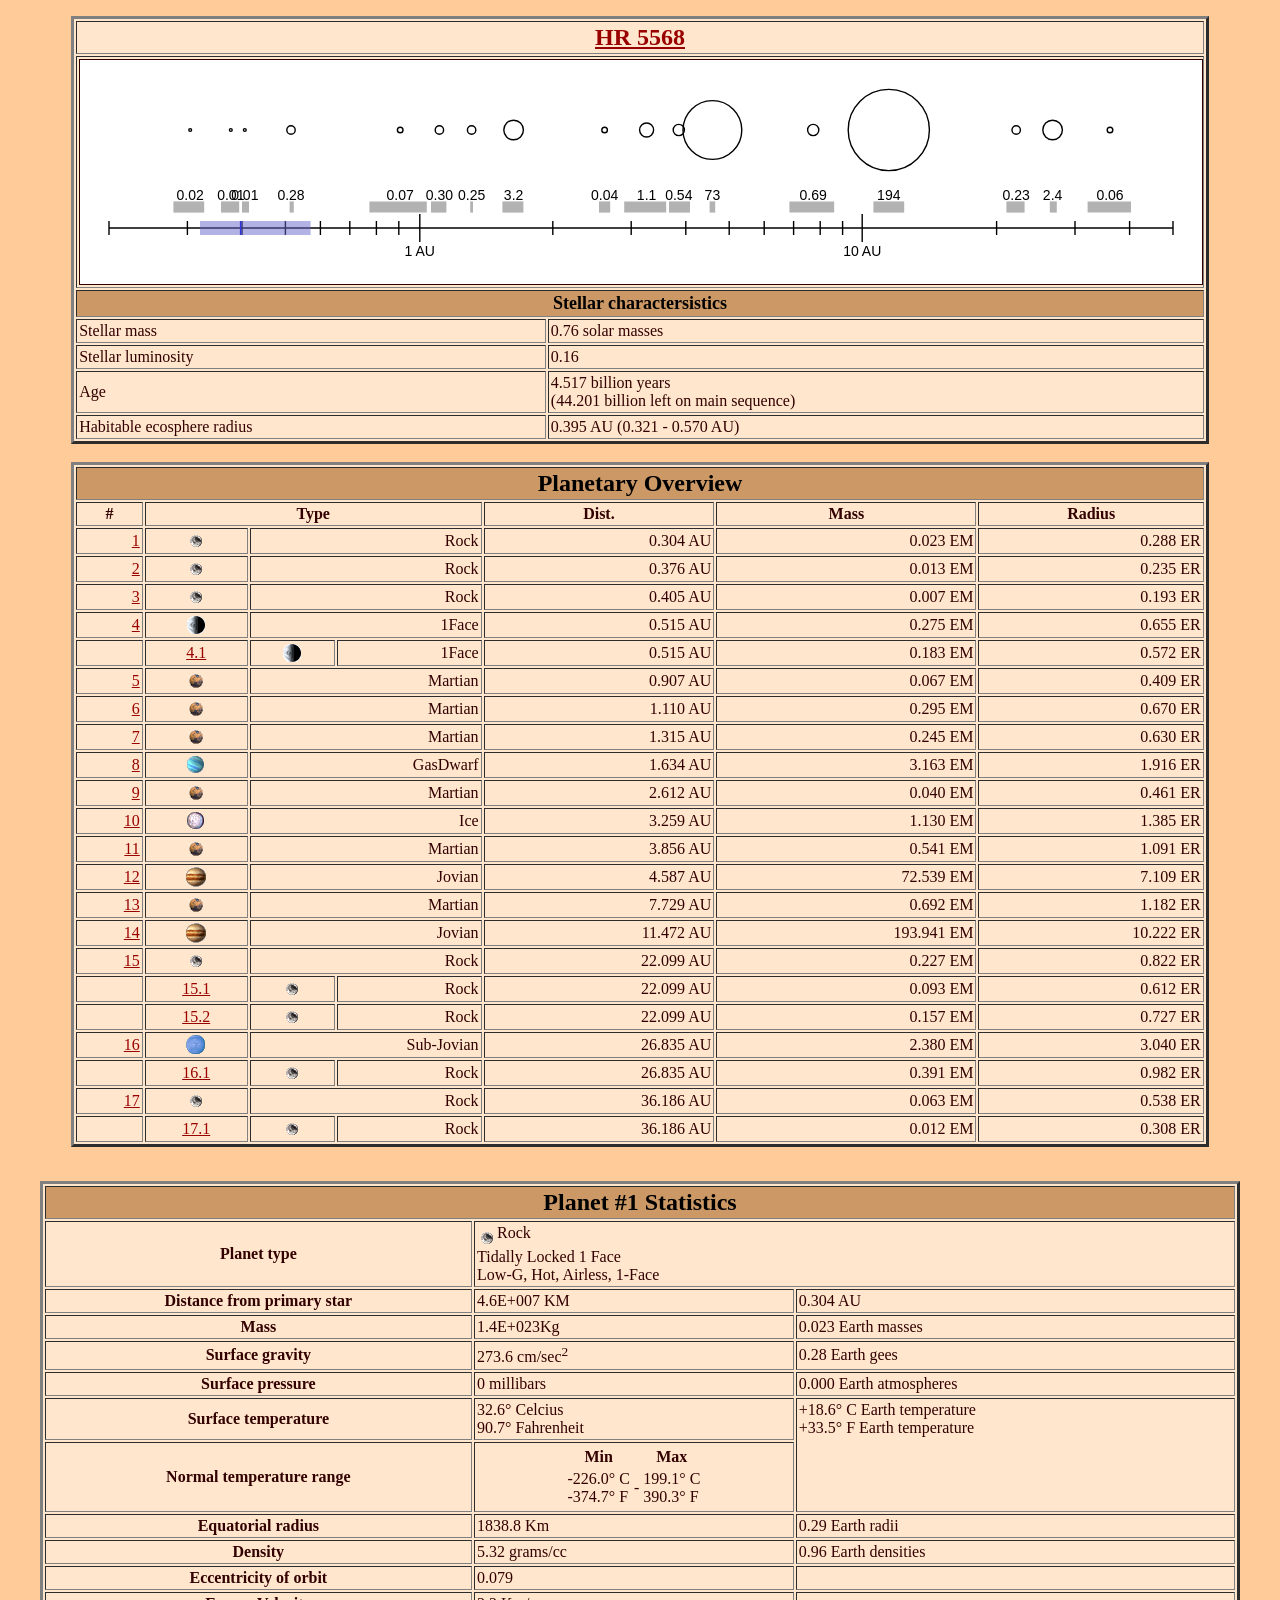
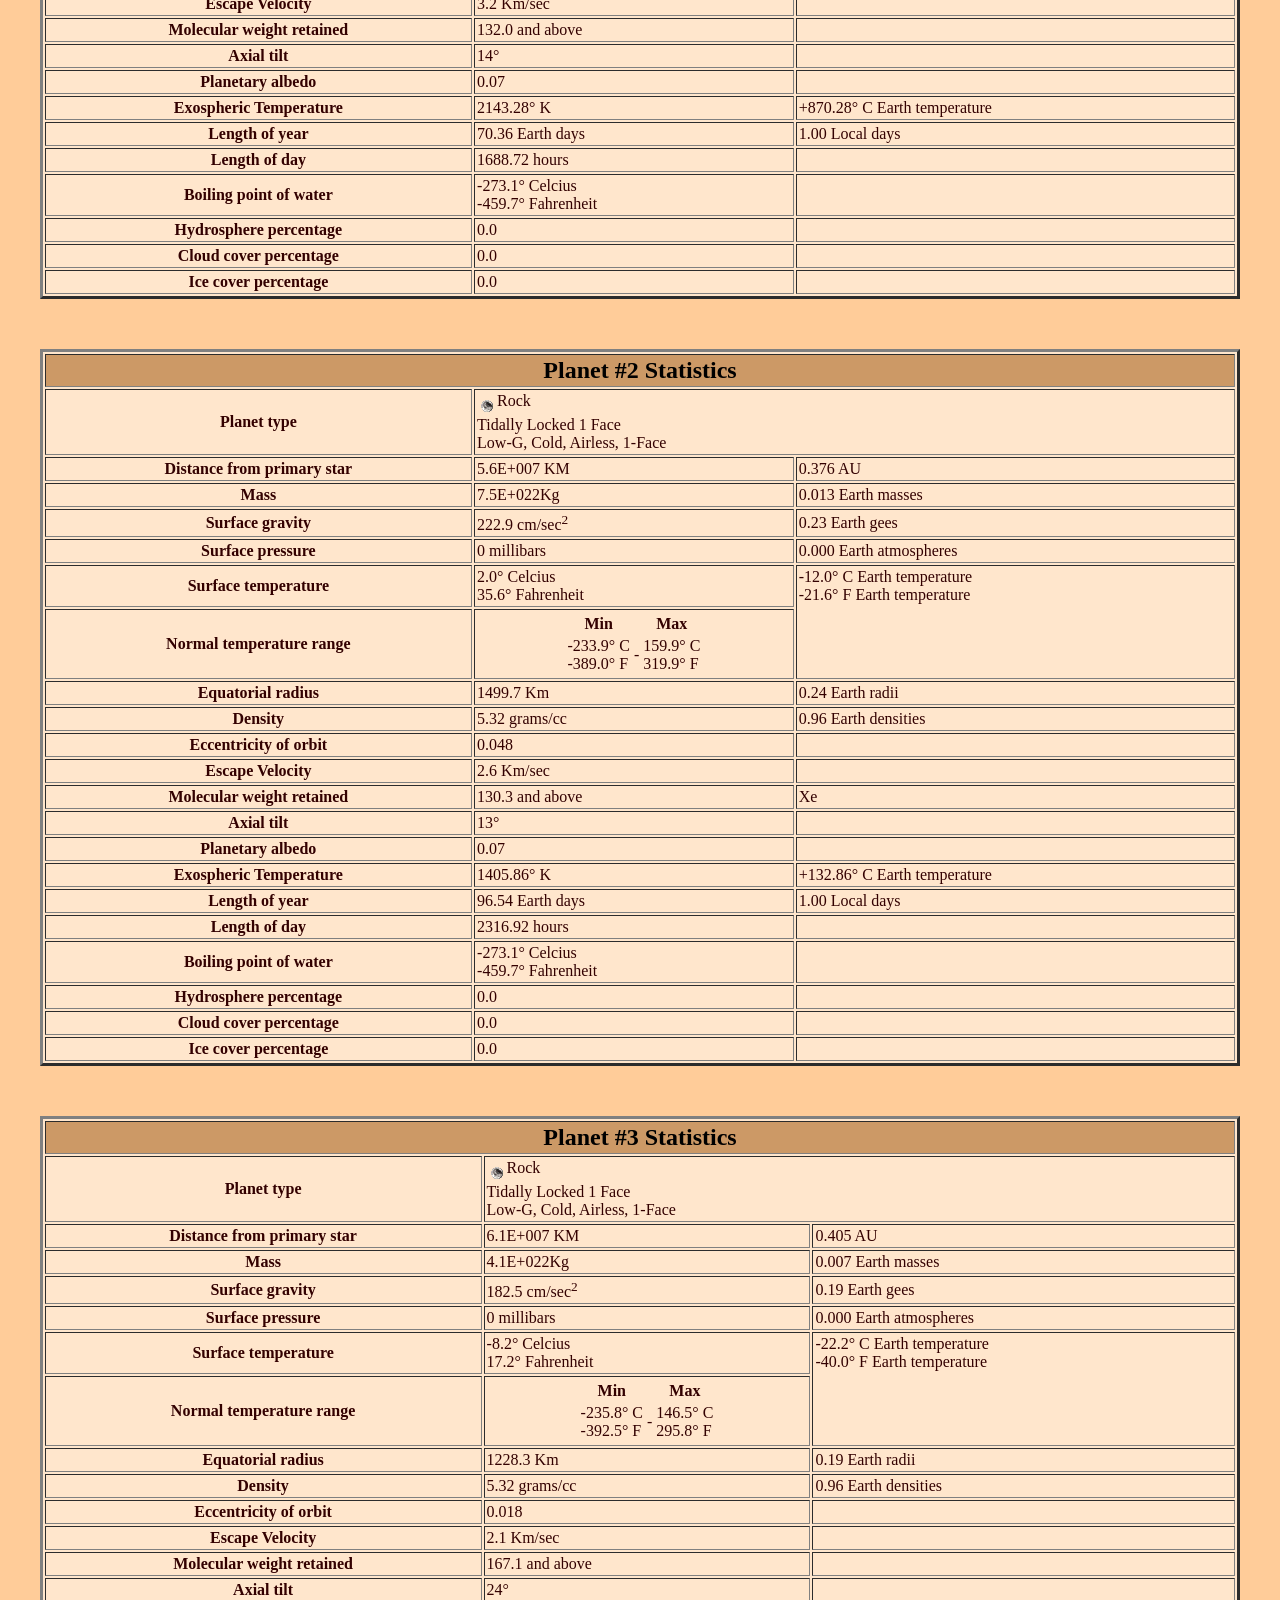
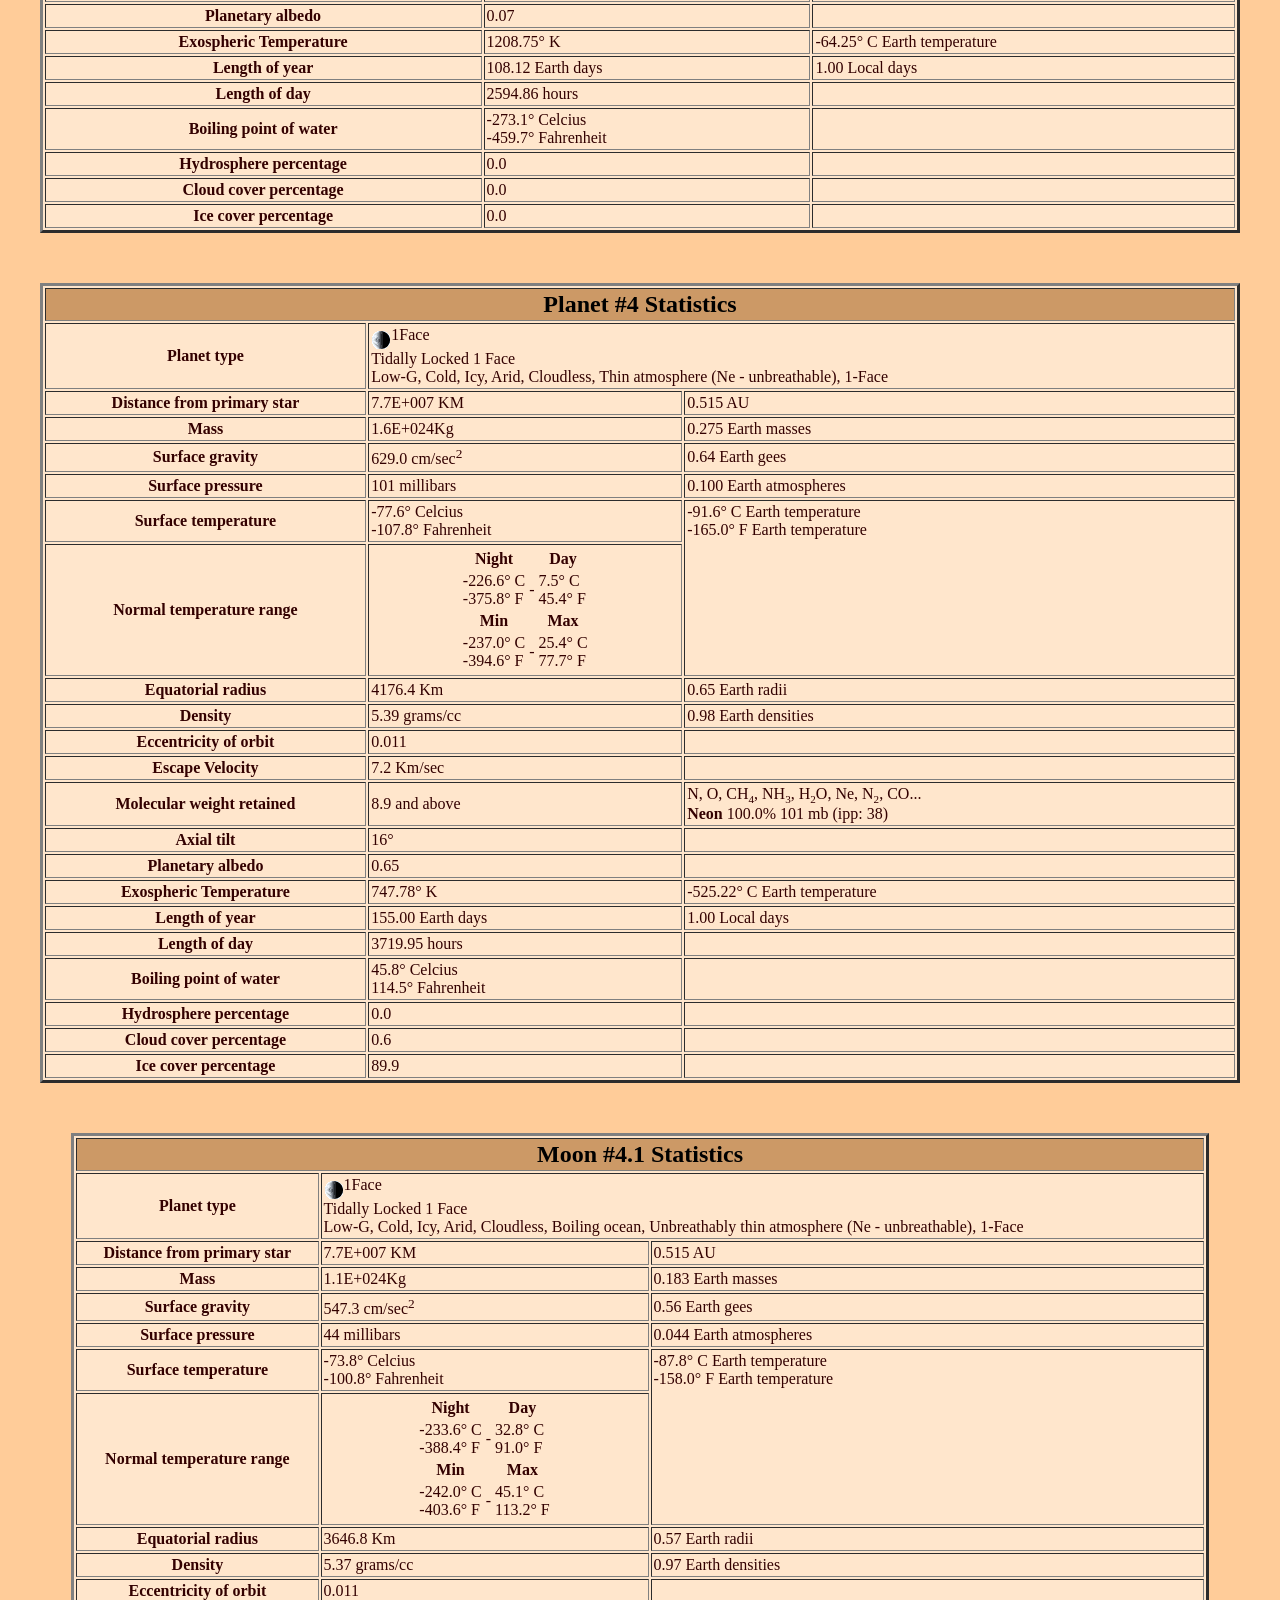
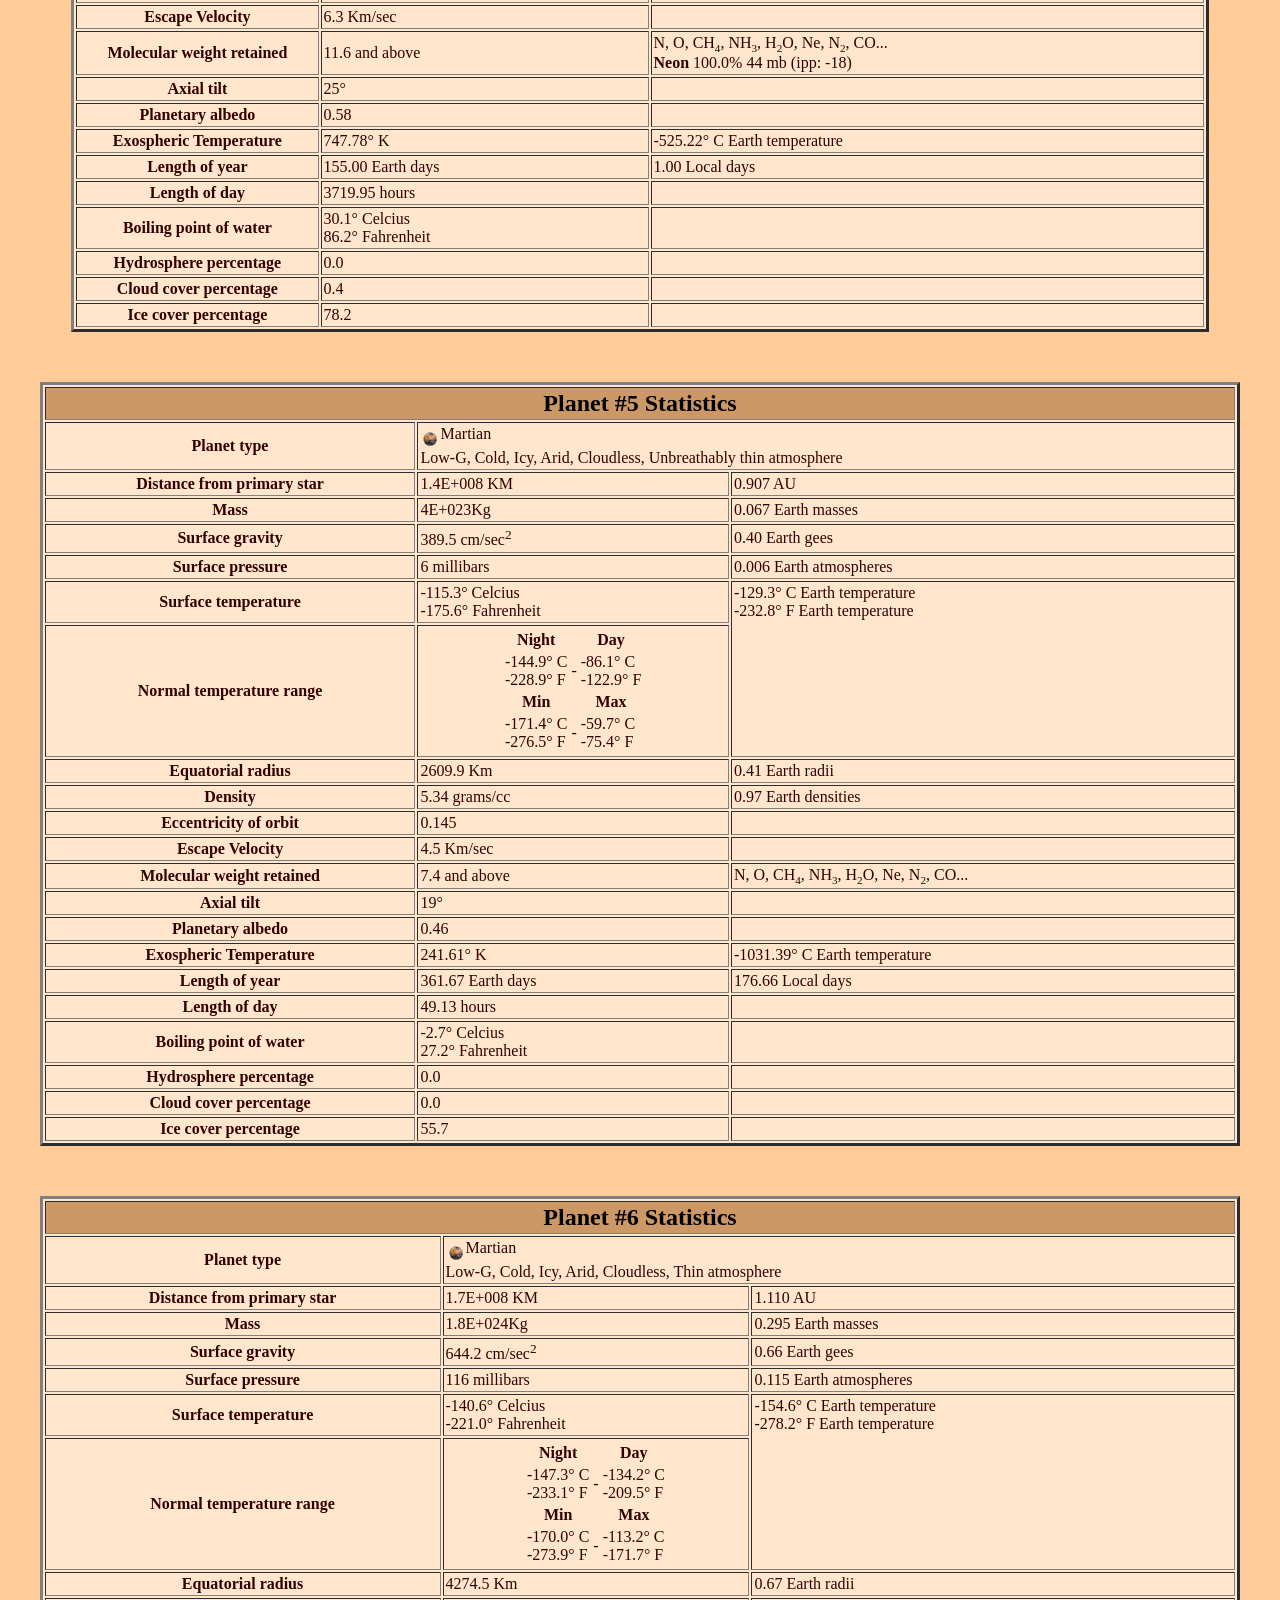
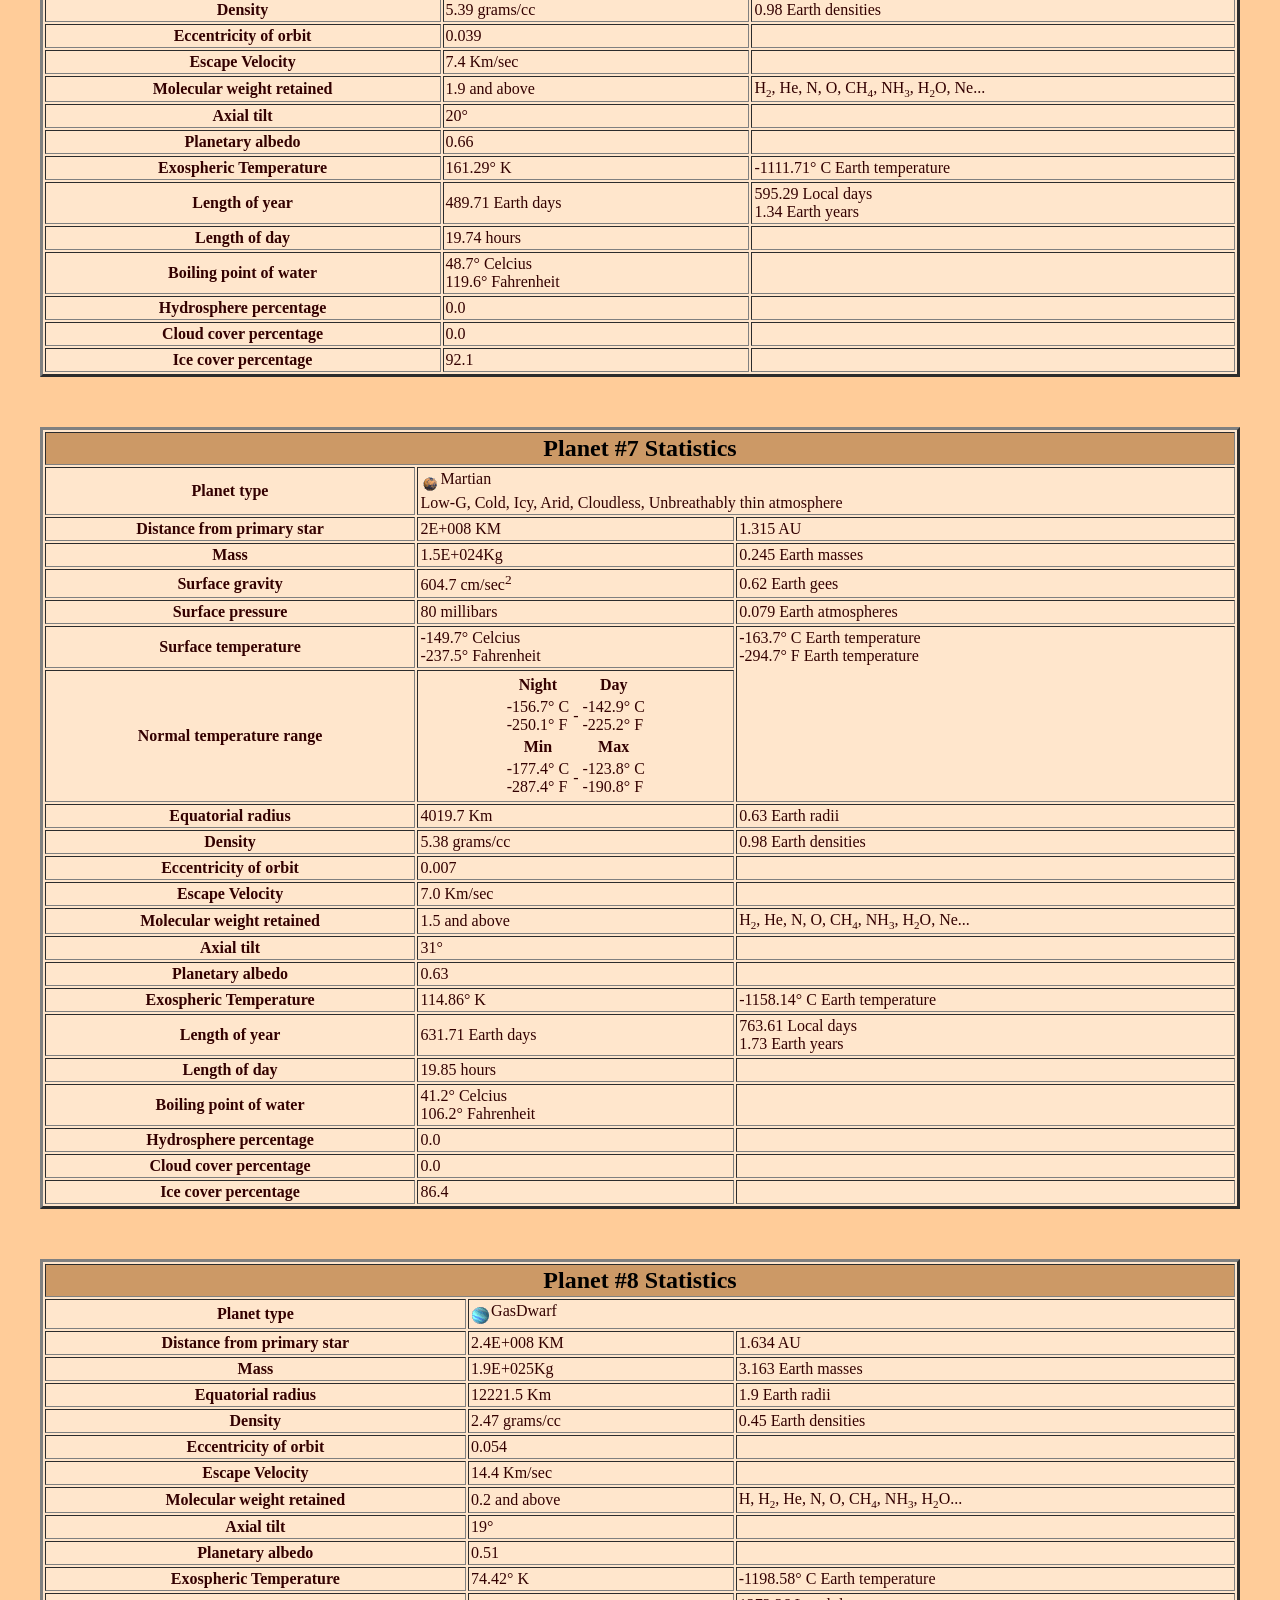
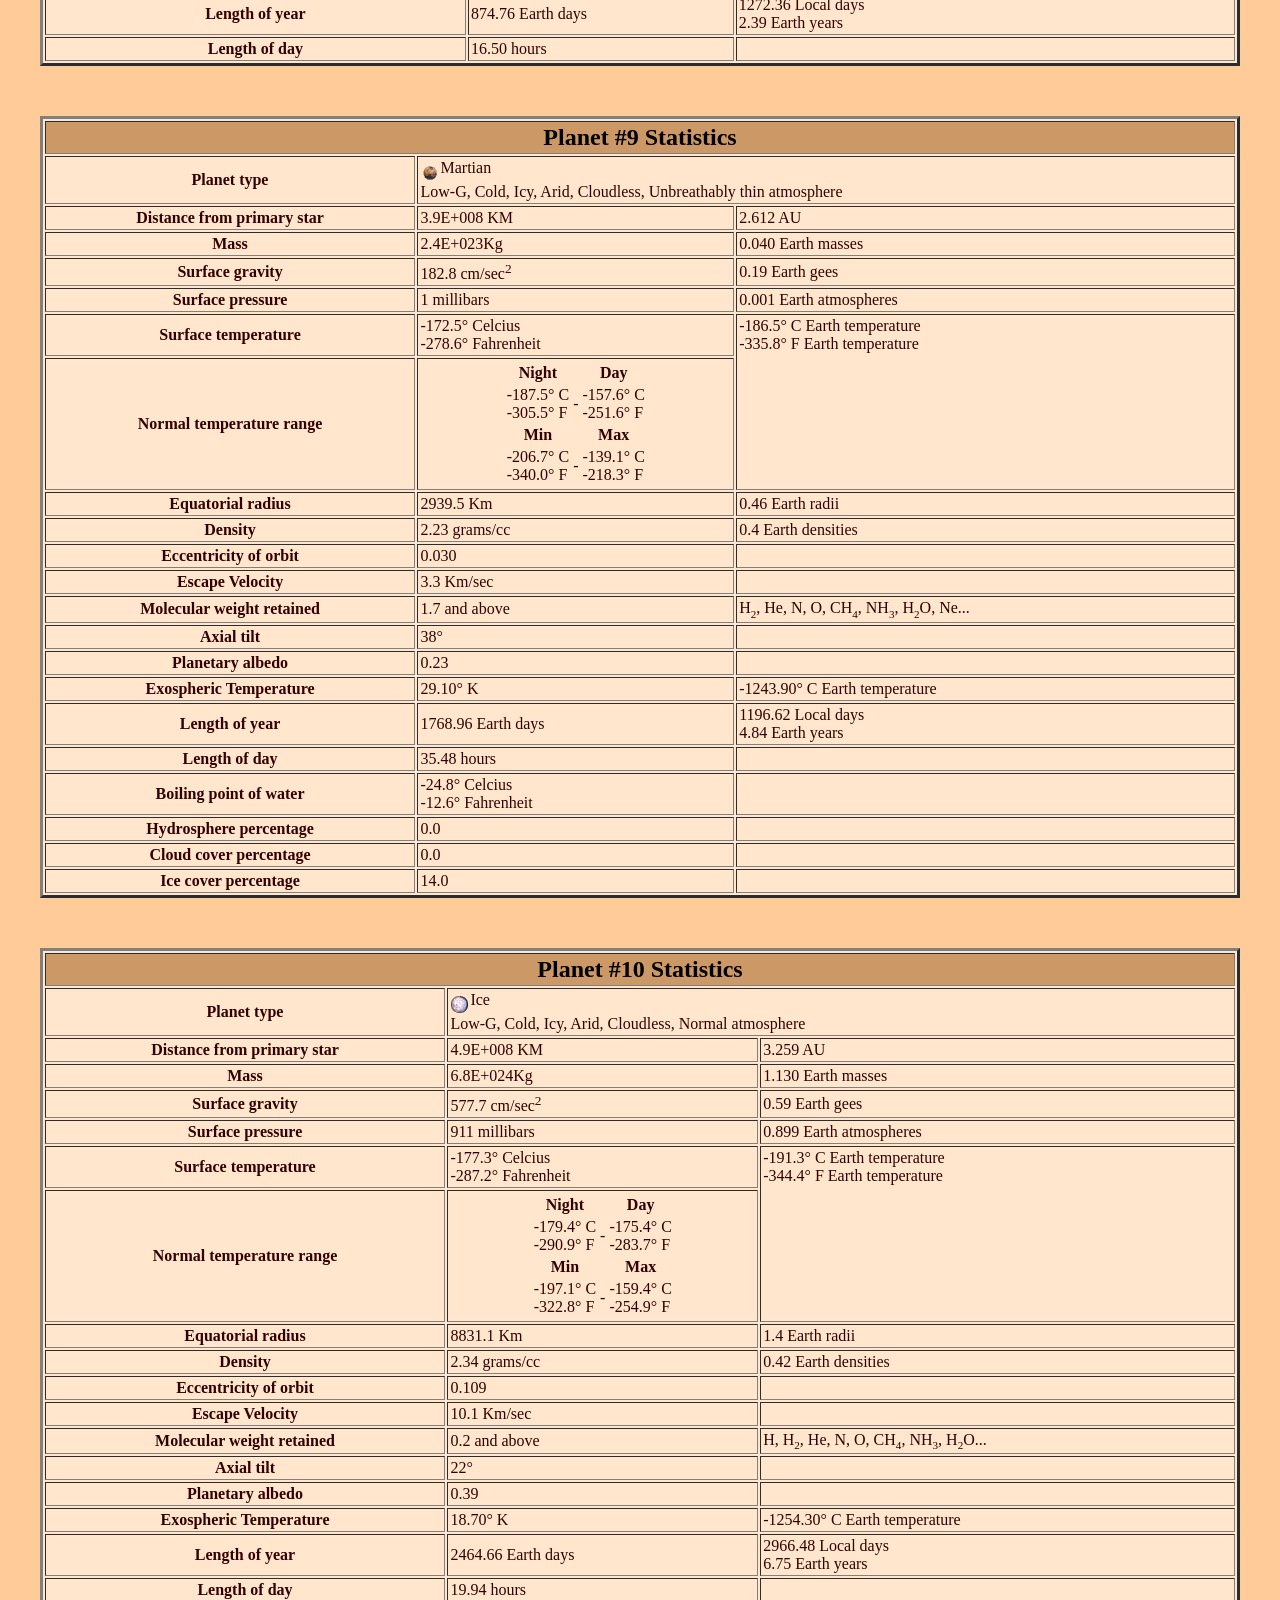
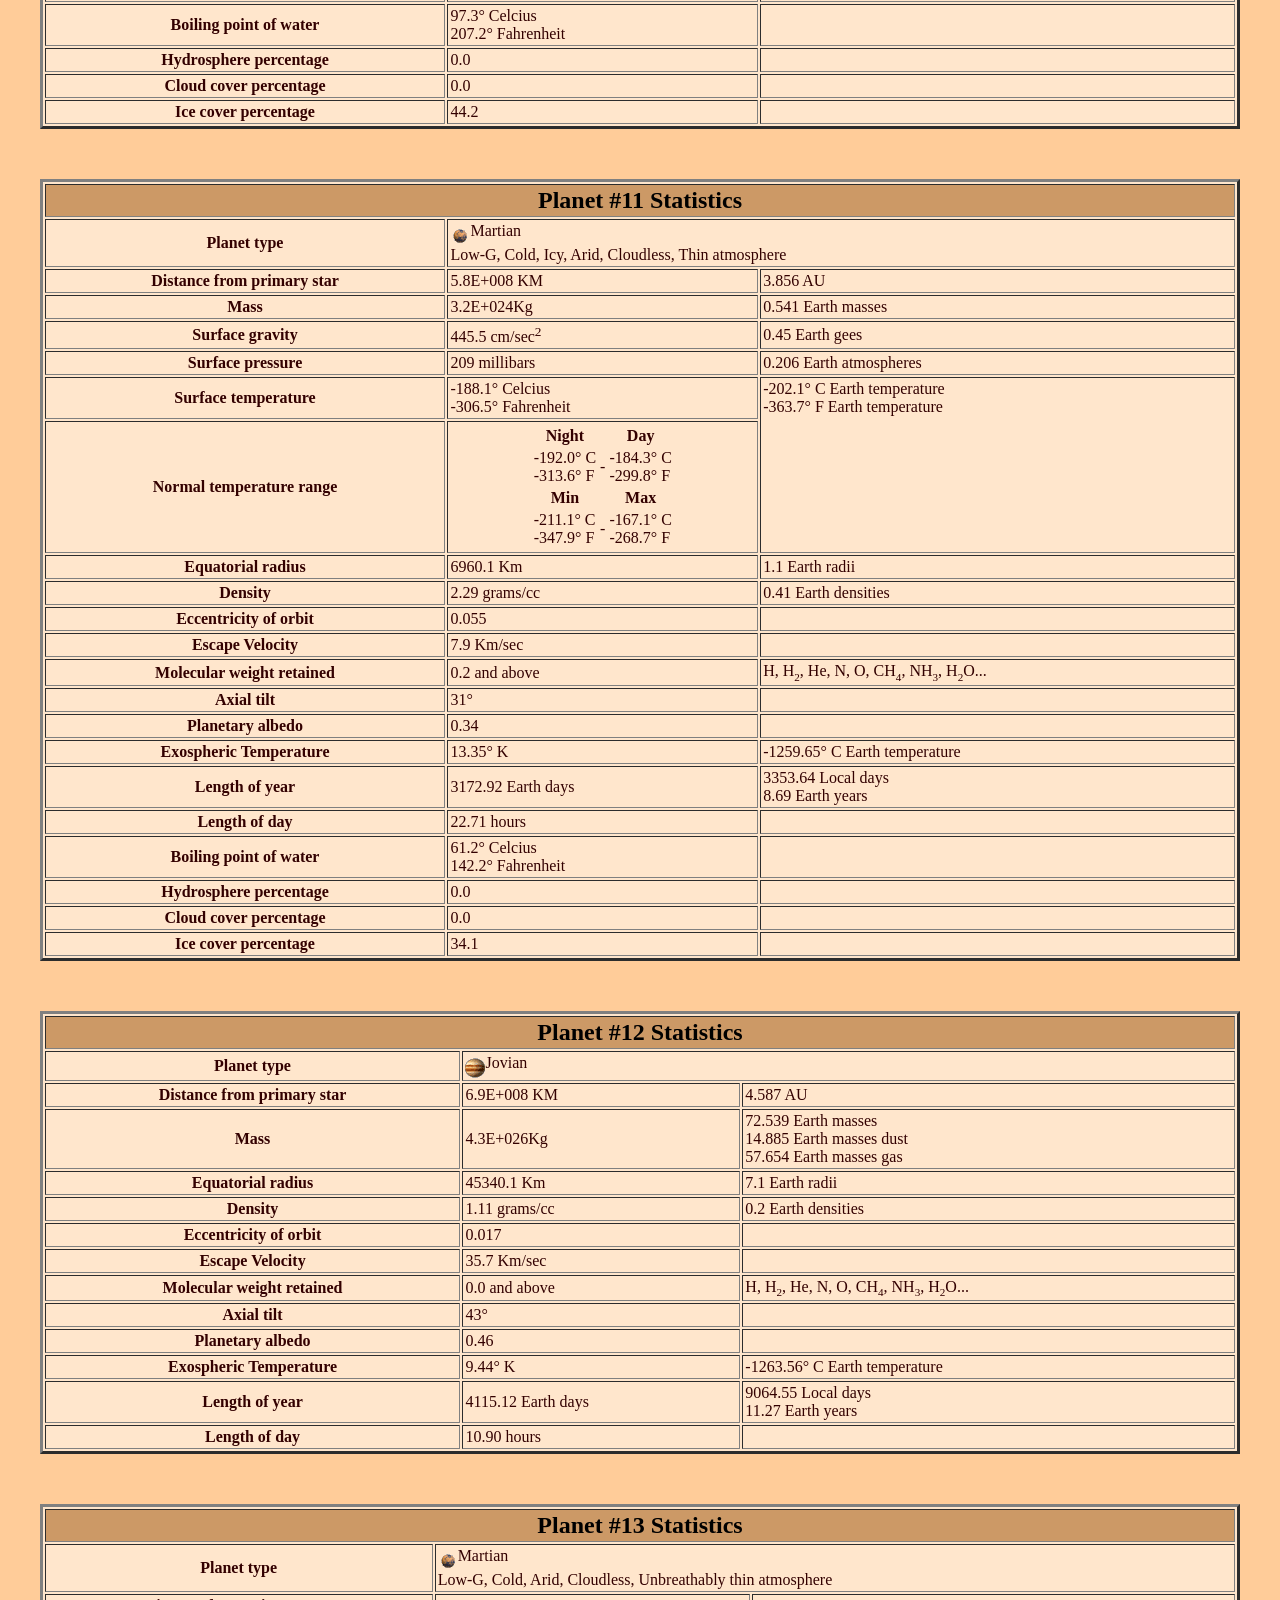
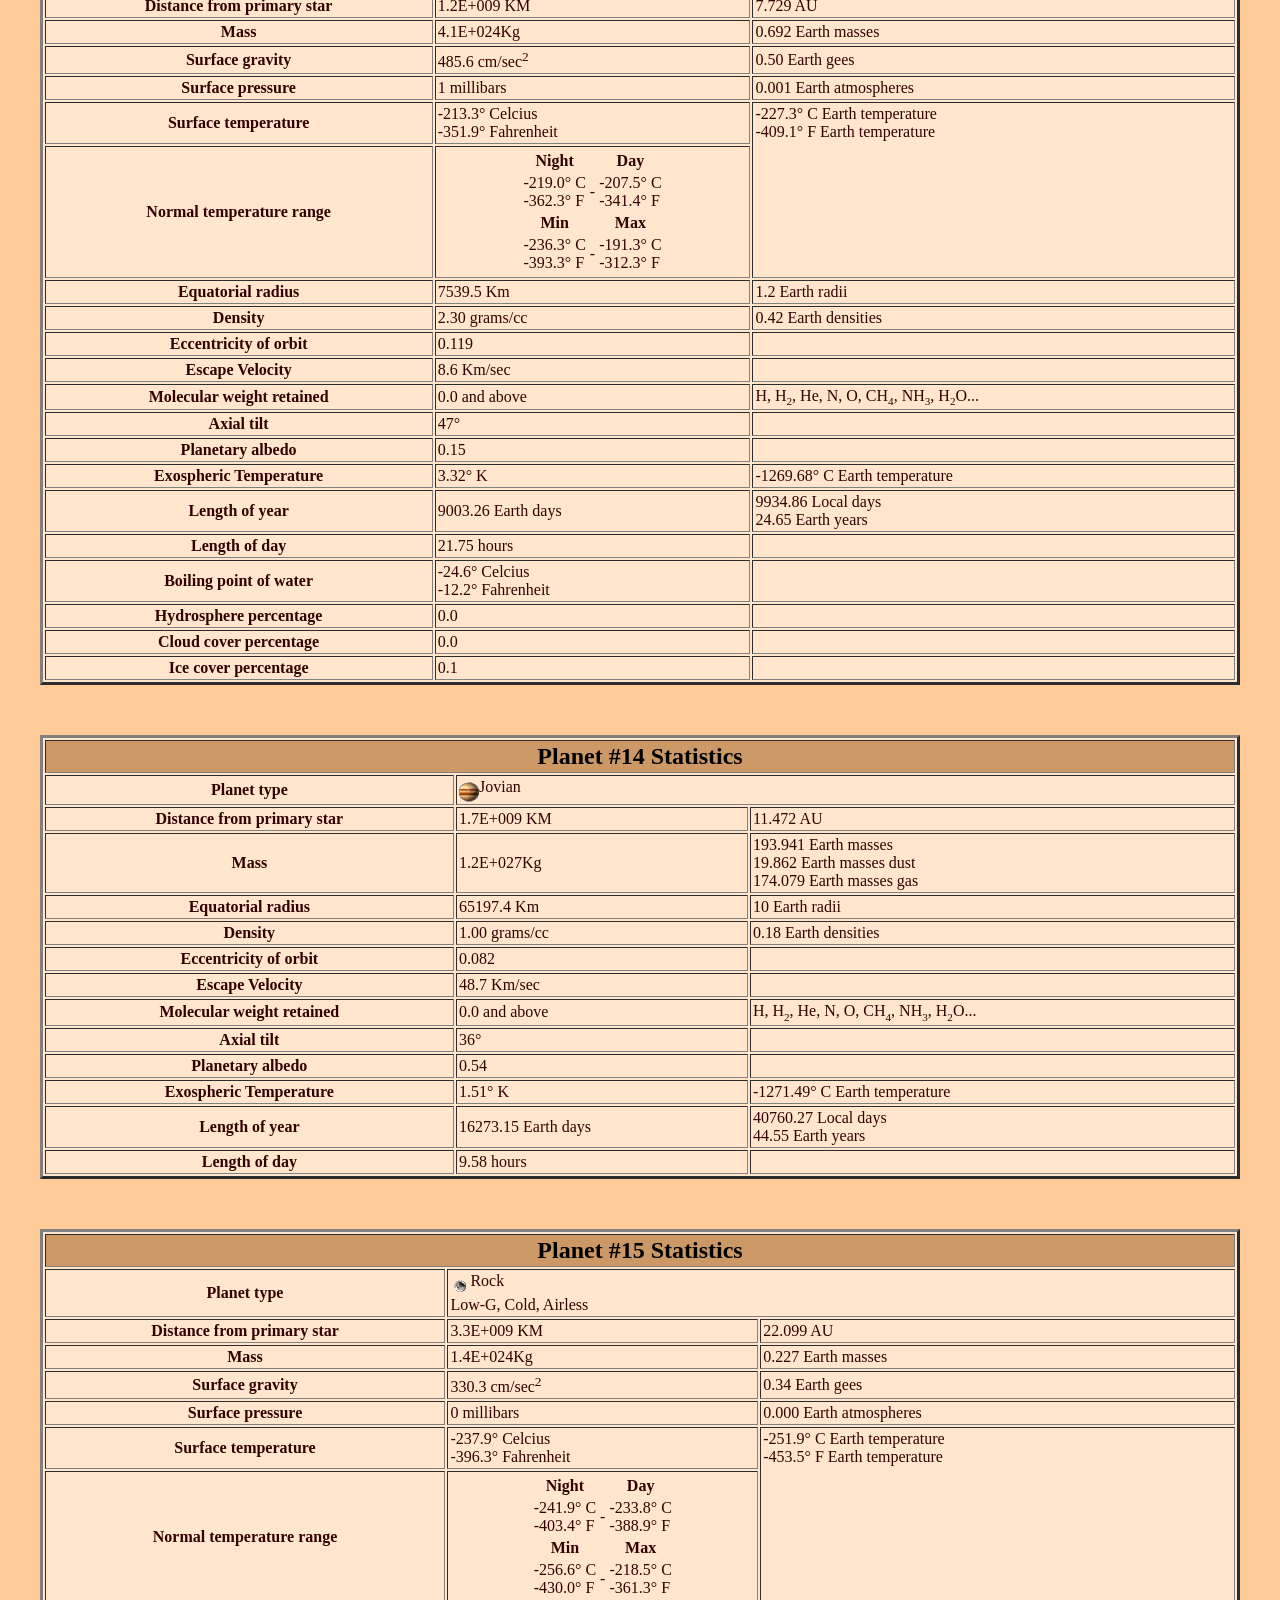
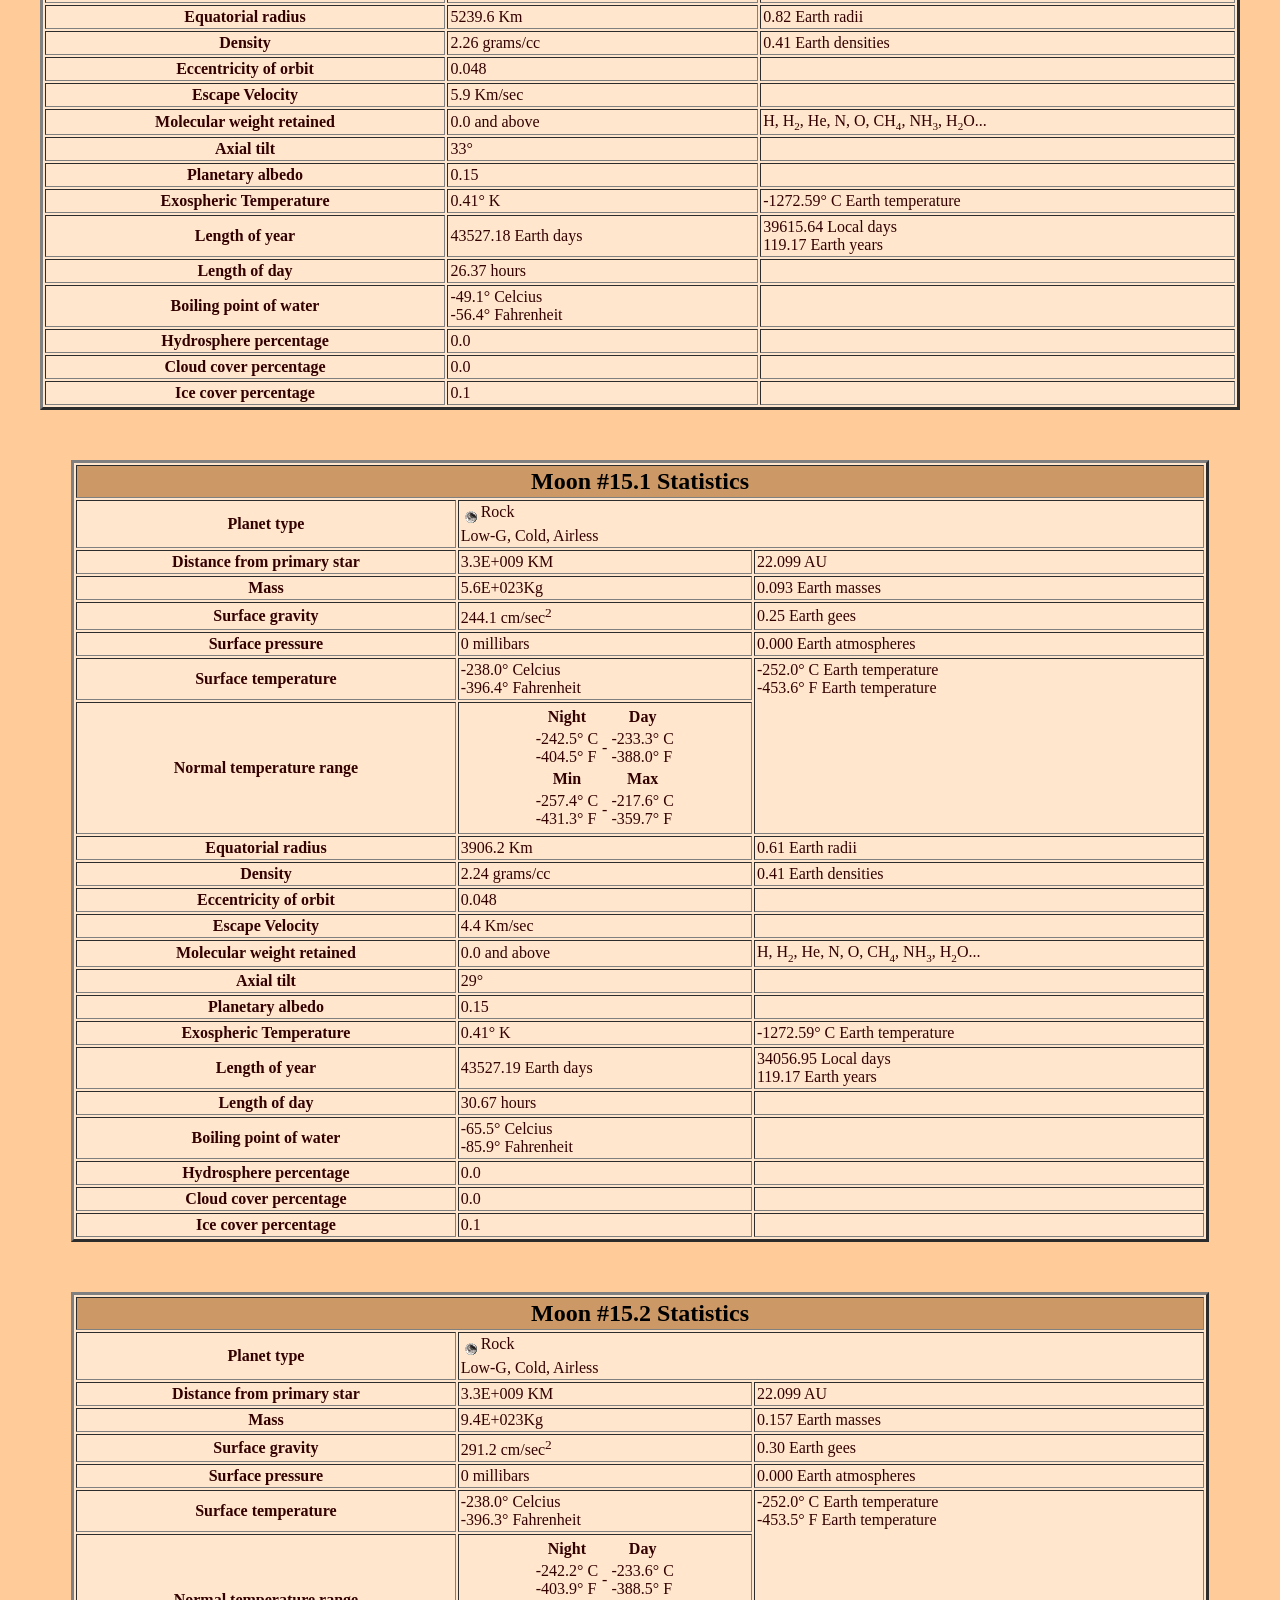
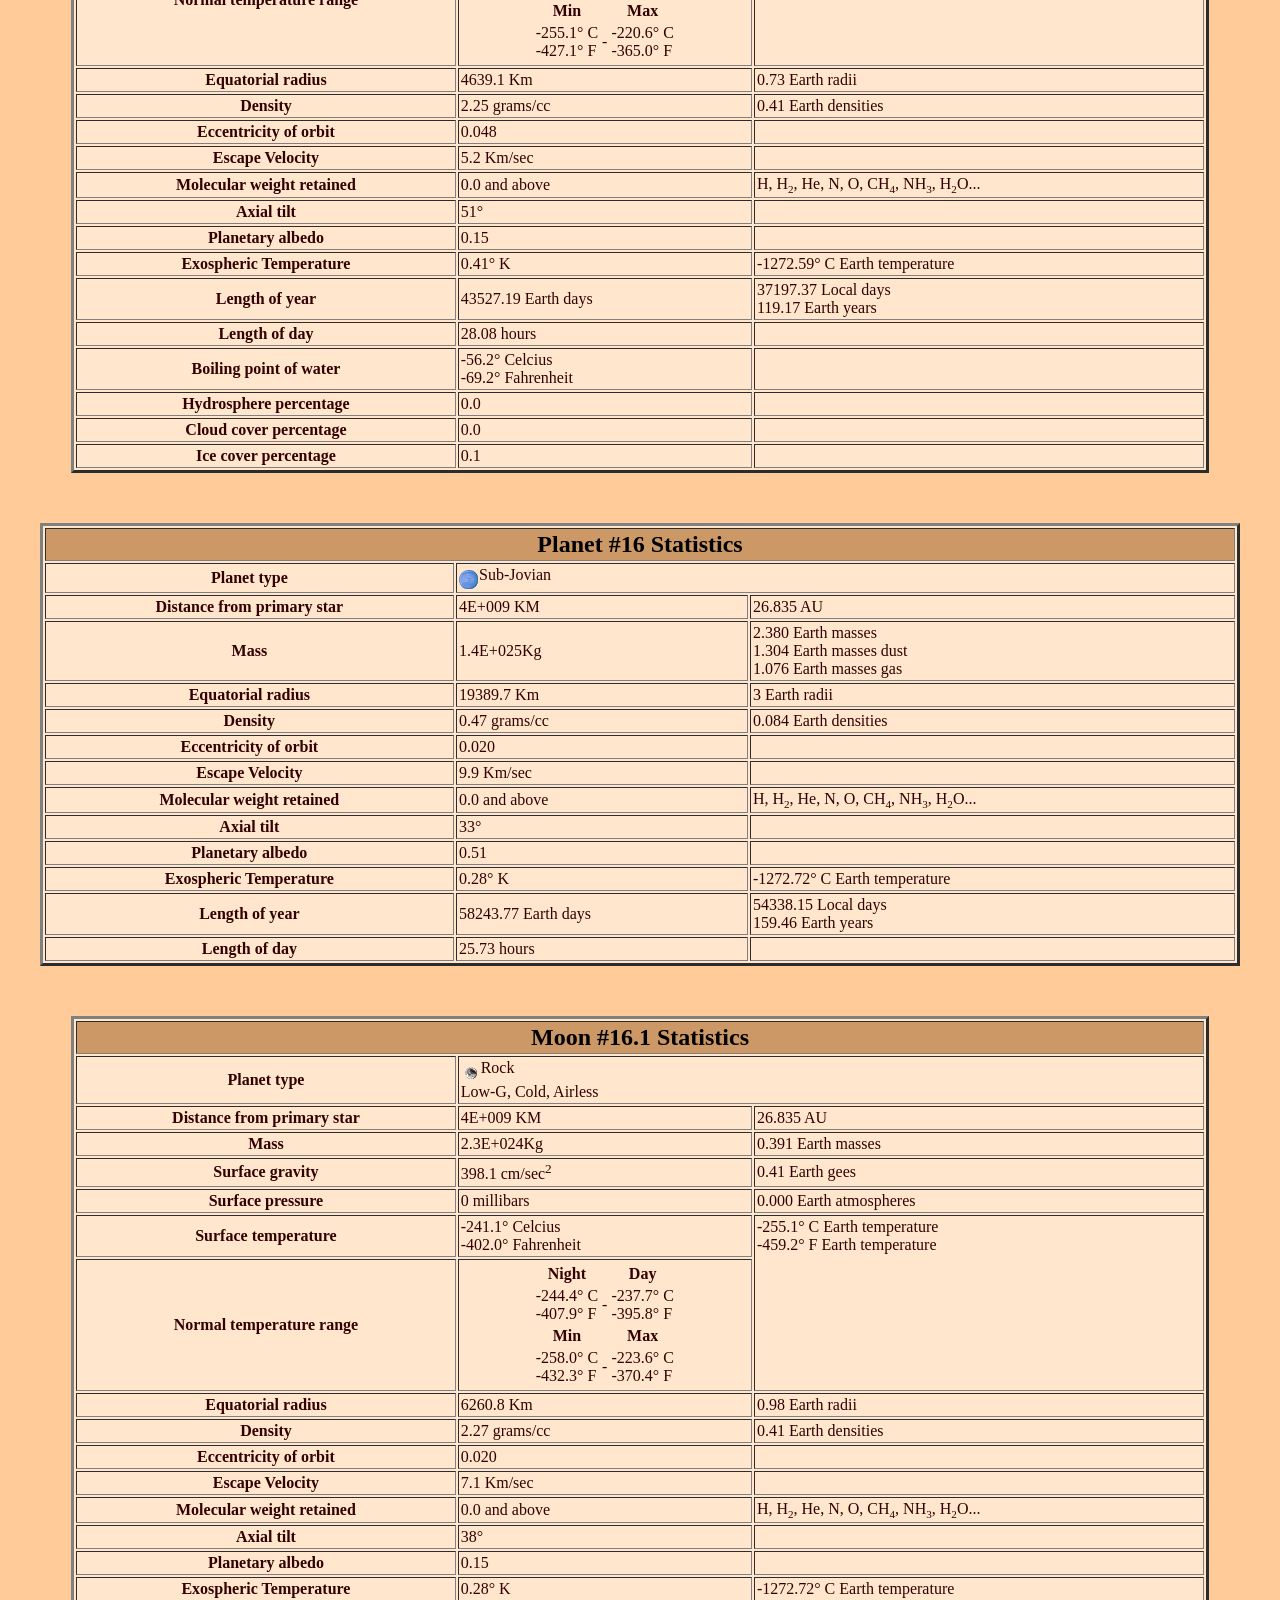
<file: frontier_beyond_sol/sistemi/html/33-g-Lib-27229.html>
<!DOCTYPE HTML PUBLIC "-//W3C//DTD HTML 4.01 Transitional//EN"
        "http://www.w3.org/TR/1999/REC-html401-19991224/loose.dtd">
<HTML>
<HEAD>
<meta http-equiv=content-type content='text/html; charset=utf-8'>
	<TITLE>System 27229 - HR 5568</TITLE>
	<META NAME='generator' CONTENT='StarGen.exe - $Revision: 1.34 $'>
</HEAD>
<BODY BGCOLOR='#FFCC99' TEXT='#330000' LINK='#990000' VLINK='#330000' ALINK='#FF0000'>



<P>

<TABLE BORDER=3 CELLSPACING=2 CELLPADDING=2 ALIGN=CENTER BGCOLOR='#FFE6CC' WIDTH='90%'>
<TR><TH COLSPAN=2 BGCOLOR='#FFE6CC' ALIGN=CENTER>
	<FONT SIZE='+2' COLOR='#000000'><A HREF='../html/33-g-Lib-27229.html'>HR 5568</A></FONT></TH></TR>
<TR BGCOLOR='#FFE6CC'><TD COLSPAN=2>
<object data='../html/33-g-Lib-27229.svg' type='image/svg+xml'
        width='100%' height='100%' border=1 style='background-color:white;'>
<TABLE BORDER=0 CELLSPACING=0 CELLPADDING=3 BGCOLOR='#000000' WIDTH='100%'>
<TR><TD COLSPAN=19 BGCOLOR='#CC9966' ALIGN=CENTER>
	<FONT SIZE='+1'  COLOR='#000000'><B>17 Planets</B> </FONT>
	(<FONT SIZE='-1' COLOR='#000000'>size proportional to Sqrt(Radius)</FONT>)
</TD></TR>
<TR VALIGN=MIDDLE BGCOLOR='#000000'>
<TD BGCOLOR='#000000'><IMG ALT='Sun' SRC='../ref/Sun.gif' WIDTH=15 HEIGHT=63 BORDER=0></TD>
	<TD BGCOLOR='#000000' ALIGN=CENTER><A HREF='#1' TITLE='#1 - Rock: 0.02EM, 0.28g, 32.6&deg; Zone = 1'><IMG ALT='Rock' SRC='../ref/RockPlanet.gif' WIDTH=17 HEIGHT=17 BORDER=0></A></TD>
	<TD BGCOLOR='#000000' ALIGN=CENTER><A HREF='#2' TITLE='#2 - Rock: 0.01EM, 0.23g, 2.0&deg; Zone = 1'><IMG ALT='Rock' SRC='../ref/RockPlanet.gif' WIDTH=15 HEIGHT=15 BORDER=0></A></TD>
	<TD BGCOLOR='#000000' ALIGN=CENTER><A HREF='#3' TITLE='#3 - Rock: 0.01EM, 0.19g, -8.2&deg; Zone = 1'><IMG ALT='Rock' SRC='../ref/RockPlanet.gif' WIDTH=14 HEIGHT=14 BORDER=0></A></TD>
	<TD BGCOLOR='#000000' ALIGN=CENTER><A HREF='#4' TITLE='#4 - 1Face: 0.28EM, 0.64g, -77.6&deg; Zone = 1'><IMG ALT='1Face' SRC='../ref/1FacePlanet.gif' WIDTH=25 HEIGHT=25 BORDER=0></A>
		<BR><A HREF='#4.1' TITLE='#4.1 - 1Face: 0.18EM, 0.56g, -73.8&deg; Zone = 1'><IMG ALT='1Face' SRC='../ref/1FacePlanet.gif' WIDTH=23 HEIGHT=23 BORDER=0></A></TD>
	<TD BGCOLOR='#000000' ALIGN=CENTER><A HREF='#5' TITLE='#5 - Martian: 0.07EM, 0.40g, -115.3&deg; Zone = 1'><IMG ALT='Martian' SRC='../ref/MartianPlanet.gif' WIDTH=20 HEIGHT=20 BORDER=0></A></TD>
	<TD BGCOLOR='#000000' ALIGN=CENTER><A HREF='#6' TITLE='#6 - Martian: 0.30EM, 0.66g, -140.6&deg; Zone = 1'><IMG ALT='Martian' SRC='../ref/MartianPlanet.gif' WIDTH=25 HEIGHT=25 BORDER=0></A></TD>
	<TD BGCOLOR='#000000' ALIGN=CENTER><A HREF='#7' TITLE='#7 - Martian: 0.25EM, 0.62g, -149.7&deg; Zone = 1'><IMG ALT='Martian' SRC='../ref/MartianPlanet.gif' WIDTH=24 HEIGHT=24 BORDER=0></A></TD>
	<TD BGCOLOR='#000000' ALIGN=CENTER><A HREF='#8' TITLE='#8 - GasDwarf: 3.2EM (c. 141&deg;)'><IMG ALT='GasDwarf' SRC='../ref/GasDwarfPlanet.gif' WIDTH=42 HEIGHT=42 BORDER=0></A></TD>
	<TD BGCOLOR='#000000' ALIGN=CENTER><A HREF='#9' TITLE='#9 - Martian: 0.04EM, 0.19g, -172.5&deg; Zone = 2'><IMG ALT='Martian' SRC='../ref/MartianPlanet.gif' WIDTH=21 HEIGHT=21 BORDER=0></A></TD>
	<TD BGCOLOR='#000000' ALIGN=CENTER><A HREF='#10' TITLE='#10 - Ice: 1.13EM, 0.59g, -177.3&deg; Zone = 2'><IMG ALT='Ice' SRC='../ref/IcePlanet.gif' WIDTH=36 HEIGHT=36 BORDER=0></A></TD>
	<TD BGCOLOR='#000000' ALIGN=CENTER><A HREF='#11' TITLE='#11 - Martian: 0.54EM, 0.45g, -188.1&deg; Zone = 2'><IMG ALT='Martian' SRC='../ref/MartianPlanet.gif' WIDTH=32 HEIGHT=32 BORDER=0></A></TD>
	<TD BGCOLOR='#000000' ALIGN=CENTER><A HREF='#12' TITLE='#12 - Jovian: 72.5EM (c. 79&deg;)'><IMG ALT='Jovian' SRC='../ref/JovianPlanet.gif' WIDTH=80 HEIGHT=80 BORDER=0></A></TD>
	<TD BGCOLOR='#000000' ALIGN=CENTER><A HREF='#13' TITLE='#13 - Martian: 0.69EM, 0.50g, -213.3&deg; Zone = 3'><IMG ALT='Martian' SRC='../ref/MartianPlanet.gif' WIDTH=33 HEIGHT=33 BORDER=0></A></TD>
	<TD BGCOLOR='#000000' ALIGN=CENTER><A HREF='#14' TITLE='#14 - Jovian: 193.9EM (c. 48&deg;)'><IMG ALT='Jovian' SRC='../ref/JovianPlanet.gif' WIDTH=96 HEIGHT=96 BORDER=0></A></TD>
	<TD BGCOLOR='#000000' ALIGN=CENTER><A HREF='#15' TITLE='#15 - Rock: 0.23EM, 0.34g, -237.9&deg; Zone = 3'><IMG ALT='Rock' SRC='../ref/RockPlanet.gif' WIDTH=28 HEIGHT=28 BORDER=0></A>
		<BR><A HREF='#15.1' TITLE='#15.1 - Rock: 0.09EM, 0.25g, -238.0&deg; Zone = 3'><IMG ALT='Rock' SRC='../ref/RockPlanet.gif' WIDTH=24 HEIGHT=24 BORDER=0></A>
		<BR><A HREF='#15.2' TITLE='#15.2 - Rock: 0.16EM, 0.30g, -238.0&deg; Zone = 3'><IMG ALT='Rock' SRC='../ref/RockPlanet.gif' WIDTH=26 HEIGHT=26 BORDER=0></A></TD>
	<TD BGCOLOR='#000000' ALIGN=CENTER><A HREF='#16' TITLE='#16 - Sub-Jovian: 2.4EM (c. 32&deg;)'><IMG ALT='Sub-Jovian' SRC='../ref/Sub-JovianPlanet.gif' WIDTH=53 HEIGHT=53 BORDER=0></A>
		<BR><A HREF='#16.1' TITLE='#16.1 - Rock: 0.39EM, 0.41g, -241.1&deg; Zone = 3'><IMG ALT='Rock' SRC='../ref/RockPlanet.gif' WIDTH=30 HEIGHT=30 BORDER=0></A></TD>
	<TD BGCOLOR='#000000' ALIGN=CENTER><A HREF='#17' TITLE='#17 - Rock: 0.06EM, 0.22g, -245.7&deg; Zone = 3'><IMG ALT='Rock' SRC='../ref/RockPlanet.gif' WIDTH=23 HEIGHT=23 BORDER=0></A>
		<BR><A HREF='#17.1' TITLE='#17.1 - Rock: 0.01EM, 0.12g, -245.7&deg; Zone = 3'><IMG ALT='Rock' SRC='../ref/RockPlanet.gif' WIDTH=17 HEIGHT=17 BORDER=0></A></TD>
<TD BGCOLOR='#000000' ALIGN=RIGHT VALIGN=BOTTOM><A HREF='../ref/Key.html'><FONT SIZE='-3' COLOR='#FFE6CC'>See<BR>Key</FONT></A></TD>
</TR></TABLE>
</object>
</TD></TR>
<TR><TD COLSPAN=2 BGCOLOR='#CC9966' ALIGN=CENTER><FONT SIZE='+1' COLOR='#000000'><B>Stellar charactersistics</B></FONT></TD></TR>
<TR><TD>Stellar mass</TD>
	<TD>0.76 solar masses</TD></TR>
<TR><TD>Stellar luminosity</TD>
	<TD>0.16</TD></TR>
<TR><TD>Age</TD>
	<TD>4.517 billion years<BR>(44.201 billion left on main sequence)<BR><TR><TD>Habitable ecosphere radius</TD>
	<TD>0.395 AU (0.321 - 0.570 AU)</TD></TR>
</TABLE>
<BR CLEAR=ALL>

<TABLE BORDER=3 CELLSPACING=2 CELLPADDING=2 ALIGN=CENTER BGCOLOR='#FFE6CC' WIDTH='90%'>
<TR><TH COLSPAN=7 BGCOLOR='#CC9966' ALIGN=CENTER>
<FONT SIZE='+2' COLOR='#000000'>Planetary Overview</FONT></TH></TR>

<TR ALIGN=CENTER>
	<TH>#</TH><TH COLSPAN=3>Type</TH><TH>Dist.</TH><TH>Mass</TH><TH>Radius</TH>
</TR>
<TR ALIGN=RIGHT>
	<TD><A HREF='#1'>1</A></TD>
	<TD ALIGN=CENTER><IMG ALT='Rock' SRC='../ref/Rock.gif'></TD>
	<TD COLSPAN=2>Rock</TD>
	<TD>  0.304  AU</TD>
	<TD>   0.023 EM</TD>
	<TD>   0.288 ER</TD></TR>
<TR ALIGN=RIGHT>
	<TD><A HREF='#2'>2</A></TD>
	<TD ALIGN=CENTER><IMG ALT='Rock' SRC='../ref/Rock.gif'></TD>
	<TD COLSPAN=2>Rock</TD>
	<TD>  0.376  AU</TD>
	<TD>   0.013 EM</TD>
	<TD>   0.235 ER</TD></TR>
<TR ALIGN=RIGHT>
	<TD><A HREF='#3'>3</A></TD>
	<TD ALIGN=CENTER><IMG ALT='Rock' SRC='../ref/Rock.gif'></TD>
	<TD COLSPAN=2>Rock</TD>
	<TD>  0.405  AU</TD>
	<TD>   0.007 EM</TD>
	<TD>   0.193 ER</TD></TR>
<TR ALIGN=RIGHT>
	<TD><A HREF='#4'>4</A></TD>
	<TD ALIGN=CENTER><IMG ALT='1Face' SRC='../ref/1Face.gif'></TD>
	<TD COLSPAN=2>1Face</TD>
	<TD>  0.515  AU</TD>
	<TD>   0.275 EM</TD>
	<TD>   0.655 ER</TD></TR>
<TR ALIGN=RIGHT>
	<TD></TD>
	<TD ALIGN=CENTER><A HREF='#4.1'>4.1</A></TD>
	<TD ALIGN=CENTER><IMG ALT='1Face' SRC='../ref/1Face.gif'></TD>
	<TD>1Face</TD>
	<TD>  0.515  AU</TD>
	<TD>   0.183 EM</TD>
	<TD>   0.572 ER</TD></TR>
<TR ALIGN=RIGHT>
	<TD><A HREF='#5'>5</A></TD>
	<TD ALIGN=CENTER><IMG ALT='Martian' SRC='../ref/Martian.gif'></TD>
	<TD COLSPAN=2>Martian</TD>
	<TD>  0.907  AU</TD>
	<TD>   0.067 EM</TD>
	<TD>   0.409 ER</TD></TR>
<TR ALIGN=RIGHT>
	<TD><A HREF='#6'>6</A></TD>
	<TD ALIGN=CENTER><IMG ALT='Martian' SRC='../ref/Martian.gif'></TD>
	<TD COLSPAN=2>Martian</TD>
	<TD>  1.110  AU</TD>
	<TD>   0.295 EM</TD>
	<TD>   0.670 ER</TD></TR>
<TR ALIGN=RIGHT>
	<TD><A HREF='#7'>7</A></TD>
	<TD ALIGN=CENTER><IMG ALT='Martian' SRC='../ref/Martian.gif'></TD>
	<TD COLSPAN=2>Martian</TD>
	<TD>  1.315  AU</TD>
	<TD>   0.245 EM</TD>
	<TD>   0.630 ER</TD></TR>
<TR ALIGN=RIGHT>
	<TD><A HREF='#8'>8</A></TD>
	<TD ALIGN=CENTER><IMG ALT='GasDwarf' SRC='../ref/GasDwarf.gif'></TD>
	<TD COLSPAN=2>GasDwarf</TD>
	<TD>  1.634  AU</TD>
	<TD>   3.163 EM</TD>
	<TD>   1.916 ER</TD></TR>
<TR ALIGN=RIGHT>
	<TD><A HREF='#9'>9</A></TD>
	<TD ALIGN=CENTER><IMG ALT='Martian' SRC='../ref/Martian.gif'></TD>
	<TD COLSPAN=2>Martian</TD>
	<TD>  2.612  AU</TD>
	<TD>   0.040 EM</TD>
	<TD>   0.461 ER</TD></TR>
<TR ALIGN=RIGHT>
	<TD><A HREF='#10'>10</A></TD>
	<TD ALIGN=CENTER><IMG ALT='Ice' SRC='../ref/Ice.gif'></TD>
	<TD COLSPAN=2>Ice</TD>
	<TD>  3.259  AU</TD>
	<TD>   1.130 EM</TD>
	<TD>   1.385 ER</TD></TR>
<TR ALIGN=RIGHT>
	<TD><A HREF='#11'>11</A></TD>
	<TD ALIGN=CENTER><IMG ALT='Martian' SRC='../ref/Martian.gif'></TD>
	<TD COLSPAN=2>Martian</TD>
	<TD>  3.856  AU</TD>
	<TD>   0.541 EM</TD>
	<TD>   1.091 ER</TD></TR>
<TR ALIGN=RIGHT>
	<TD><A HREF='#12'>12</A></TD>
	<TD ALIGN=CENTER><IMG ALT='Jovian' SRC='../ref/Jovian.gif'></TD>
	<TD COLSPAN=2>Jovian</TD>
	<TD>  4.587  AU</TD>
	<TD>  72.539 EM</TD>
	<TD>   7.109 ER</TD></TR>
<TR ALIGN=RIGHT>
	<TD><A HREF='#13'>13</A></TD>
	<TD ALIGN=CENTER><IMG ALT='Martian' SRC='../ref/Martian.gif'></TD>
	<TD COLSPAN=2>Martian</TD>
	<TD>  7.729  AU</TD>
	<TD>   0.692 EM</TD>
	<TD>   1.182 ER</TD></TR>
<TR ALIGN=RIGHT>
	<TD><A HREF='#14'>14</A></TD>
	<TD ALIGN=CENTER><IMG ALT='Jovian' SRC='../ref/Jovian.gif'></TD>
	<TD COLSPAN=2>Jovian</TD>
	<TD> 11.472  AU</TD>
	<TD> 193.941 EM</TD>
	<TD>  10.222 ER</TD></TR>
<TR ALIGN=RIGHT>
	<TD><A HREF='#15'>15</A></TD>
	<TD ALIGN=CENTER><IMG ALT='Rock' SRC='../ref/Rock.gif'></TD>
	<TD COLSPAN=2>Rock</TD>
	<TD> 22.099  AU</TD>
	<TD>   0.227 EM</TD>
	<TD>   0.822 ER</TD></TR>
<TR ALIGN=RIGHT>
	<TD></TD>
	<TD ALIGN=CENTER><A HREF='#15.1'>15.1</A></TD>
	<TD ALIGN=CENTER><IMG ALT='Rock' SRC='../ref/Rock.gif'></TD>
	<TD>Rock</TD>
	<TD> 22.099  AU</TD>
	<TD>   0.093 EM</TD>
	<TD>   0.612 ER</TD></TR>
<TR ALIGN=RIGHT>
	<TD></TD>
	<TD ALIGN=CENTER><A HREF='#15.2'>15.2</A></TD>
	<TD ALIGN=CENTER><IMG ALT='Rock' SRC='../ref/Rock.gif'></TD>
	<TD>Rock</TD>
	<TD> 22.099  AU</TD>
	<TD>   0.157 EM</TD>
	<TD>   0.727 ER</TD></TR>
<TR ALIGN=RIGHT>
	<TD><A HREF='#16'>16</A></TD>
	<TD ALIGN=CENTER><IMG ALT='Sub-Jovian' SRC='../ref/Sub-Jovian.gif'></TD>
	<TD COLSPAN=2>Sub-Jovian</TD>
	<TD> 26.835  AU</TD>
	<TD>   2.380 EM</TD>
	<TD>   3.040 ER</TD></TR>
<TR ALIGN=RIGHT>
	<TD></TD>
	<TD ALIGN=CENTER><A HREF='#16.1'>16.1</A></TD>
	<TD ALIGN=CENTER><IMG ALT='Rock' SRC='../ref/Rock.gif'></TD>
	<TD>Rock</TD>
	<TD> 26.835  AU</TD>
	<TD>   0.391 EM</TD>
	<TD>   0.982 ER</TD></TR>
<TR ALIGN=RIGHT>
	<TD><A HREF='#17'>17</A></TD>
	<TD ALIGN=CENTER><IMG ALT='Rock' SRC='../ref/Rock.gif'></TD>
	<TD COLSPAN=2>Rock</TD>
	<TD> 36.186  AU</TD>
	<TD>   0.063 EM</TD>
	<TD>   0.538 ER</TD></TR>
<TR ALIGN=RIGHT>
	<TD></TD>
	<TD ALIGN=CENTER><A HREF='#17.1'>17.1</A></TD>
	<TD ALIGN=CENTER><IMG ALT='Rock' SRC='../ref/Rock.gif'></TD>
	<TD>Rock</TD>
	<TD> 36.186  AU</TD>
	<TD>   0.012 EM</TD>
	<TD>   0.308 ER</TD></TR>
</TABLE>
<BR CLEAR=ALL>
<P>
<A NAME='1'></A><TABLE BORDER=3 CELLSPACING=2 CELLPADDING=2 ALIGN=CENTER BGCOLOR='#FFE6CC' WIDTH='95%'>
<COLGROUP SPAN=1 ALIGN=LEFT VALIGN=MIDDLE><COLGROUP SPAN=2 ALIGN=LEFT VALIGN=MIDDLE><TR><TH COLSPAN=3 BGCOLOR='#CC9966' ALIGN=CENTER>
<FONT SIZE='+2' COLOR='#000000'>Planet #1 Statistics</FONT></TH></TR>
<TR><TH>Planet type</TH><TD COLSPAN=2><IMG ALT='Rock' SRC='../ref/Rock.gif' ALIGN=MIDDLE WIDTH=20 HEIGHT=20>Rock<BR>Tidally Locked 1 Face
<BR>Low-G, Hot, Airless, 1-Face</TD></TR>
<TR><TH>Distance from primary star</TH><TD>4.6E+007 KM</TD><TD>0.304 AU</TD></TR>
<TR><TH>Mass</TH><TD>1.4E+023Kg</TD><TD>0.023 Earth masses<BR></TD></TR>
<TR><TH>Surface gravity</TH><TD>273.6 cm/sec<SUP>2</SUP></TD><TD>0.28 Earth gees</TD></TR>
<TR><TH>Surface pressure</TH><TD>    0 millibars</TD><TD>0.000 Earth atmospheres</TD></TR>
<TR><TH>Surface temperature</TH><TD> 32.6&deg; Celcius<BR> 90.7&deg; Fahrenheit</TD><TD ROWSPAN=2 VALIGN=TOP>+18.6&deg; C Earth temperature<BR>+33.5&deg; F Earth temperature</TD></TR>
<TR><TH>Normal temperature range</TH><TD><CENTER><TABLE>
	<TR><TH>Min</TH><TH></TH><TH>Max</TH></TR>
	<TR><TD>-226.0&deg; C<BR>-374.7&deg; F</TD><TD> - </TD><TD>199.1&deg; C<BR>390.3&deg; F</TD></TR>
</TABLE></CENTER></TD></TR>
<TR><TH>Equatorial radius</TH><TD>1838.8 Km</TD><TD>0.29 Earth radii</TD></TR>
<TR><TH>Density</TH><TD>5.32 grams/cc</TD><TD>0.96 Earth densities</TD></TR>
<TR><TH>Eccentricity of orbit</TH><TD>0.079</TD><TD></TD></TR>
<TR><TH>Escape Velocity</TH><TD> 3.2 Km/sec</TD><TD></TD></TR>
<TR><TH>Molecular weight retained</TH><TD>132.0 and above</TD><TD></TD></TR>
<TR><TH>Axial tilt</TH><TD>14&deg;</TD><TD></TD></TR>
<TR><TH>Planetary albedo</TH><TD> 0.07</TD><TD></TD></TR>
<TR><TH>Exospheric Temperature</TH><TD>2143.28&deg; K</TD><TD>+870.28&deg; C Earth temperature</TD></TR>
<TR><TH>Length of year</TH><TD>70.36 Earth days</TD><TD>1.00 Local days</TD></TR>
<TR><TH>Length of day</TH><TD>1688.72 hours</TD><TD></TD></TR>
<TR><TH>Boiling point of water</TH><TD>-273.1&deg; Celcius<BR>-459.7&deg; Fahrenheit</TD><TD></TD></TR>
<TR><TH>Hydrosphere percentage</TH><TD> 0.0</TD><TD></TD></TR>
<TR><TH>Cloud cover percentage</TH><TD> 0.0</TD><TD></TD></TR>
<TR><TH>Ice cover percentage</TH><TD> 0.0</TD><TD></TD></TR>
</TABLE>

<P>
<BR>

<P>
<A NAME='2'></A><TABLE BORDER=3 CELLSPACING=2 CELLPADDING=2 ALIGN=CENTER BGCOLOR='#FFE6CC' WIDTH='95%'>
<COLGROUP SPAN=1 ALIGN=LEFT VALIGN=MIDDLE><COLGROUP SPAN=2 ALIGN=LEFT VALIGN=MIDDLE><TR><TH COLSPAN=3 BGCOLOR='#CC9966' ALIGN=CENTER>
<FONT SIZE='+2' COLOR='#000000'>Planet #2 Statistics</FONT></TH></TR>
<TR><TH>Planet type</TH><TD COLSPAN=2><IMG ALT='Rock' SRC='../ref/Rock.gif' ALIGN=MIDDLE WIDTH=20 HEIGHT=20>Rock<BR>Tidally Locked 1 Face
<BR>Low-G, Cold, Airless, 1-Face</TD></TR>
<TR><TH>Distance from primary star</TH><TD>5.6E+007 KM</TD><TD>0.376 AU</TD></TR>
<TR><TH>Mass</TH><TD>7.5E+022Kg</TD><TD>0.013 Earth masses<BR></TD></TR>
<TR><TH>Surface gravity</TH><TD>222.9 cm/sec<SUP>2</SUP></TD><TD>0.23 Earth gees</TD></TR>
<TR><TH>Surface pressure</TH><TD>    0 millibars</TD><TD>0.000 Earth atmospheres</TD></TR>
<TR><TH>Surface temperature</TH><TD>  2.0&deg; Celcius<BR> 35.6&deg; Fahrenheit</TD><TD ROWSPAN=2 VALIGN=TOP>-12.0&deg; C Earth temperature<BR>-21.6&deg; F Earth temperature</TD></TR>
<TR><TH>Normal temperature range</TH><TD><CENTER><TABLE>
	<TR><TH>Min</TH><TH></TH><TH>Max</TH></TR>
	<TR><TD>-233.9&deg; C<BR>-389.0&deg; F</TD><TD> - </TD><TD>159.9&deg; C<BR>319.9&deg; F</TD></TR>
</TABLE></CENTER></TD></TR>
<TR><TH>Equatorial radius</TH><TD>1499.7 Km</TD><TD>0.24 Earth radii</TD></TR>
<TR><TH>Density</TH><TD>5.32 grams/cc</TD><TD>0.96 Earth densities</TD></TR>
<TR><TH>Eccentricity of orbit</TH><TD>0.048</TD><TD></TD></TR>
<TR><TH>Escape Velocity</TH><TD> 2.6 Km/sec</TD><TD></TD></TR>
<TR><TH>Molecular weight retained</TH><TD>130.3 and above</TD><TD>Xe</TD></TR>
<TR><TH>Axial tilt</TH><TD>13&deg;</TD><TD></TD></TR>
<TR><TH>Planetary albedo</TH><TD> 0.07</TD><TD></TD></TR>
<TR><TH>Exospheric Temperature</TH><TD>1405.86&deg; K</TD><TD>+132.86&deg; C Earth temperature</TD></TR>
<TR><TH>Length of year</TH><TD>96.54 Earth days</TD><TD>1.00 Local days</TD></TR>
<TR><TH>Length of day</TH><TD>2316.92 hours</TD><TD></TD></TR>
<TR><TH>Boiling point of water</TH><TD>-273.1&deg; Celcius<BR>-459.7&deg; Fahrenheit</TD><TD></TD></TR>
<TR><TH>Hydrosphere percentage</TH><TD> 0.0</TD><TD></TD></TR>
<TR><TH>Cloud cover percentage</TH><TD> 0.0</TD><TD></TD></TR>
<TR><TH>Ice cover percentage</TH><TD> 0.0</TD><TD></TD></TR>
</TABLE>

<P>
<BR>

<P>
<A NAME='3'></A><TABLE BORDER=3 CELLSPACING=2 CELLPADDING=2 ALIGN=CENTER BGCOLOR='#FFE6CC' WIDTH='95%'>
<COLGROUP SPAN=1 ALIGN=LEFT VALIGN=MIDDLE><COLGROUP SPAN=2 ALIGN=LEFT VALIGN=MIDDLE><TR><TH COLSPAN=3 BGCOLOR='#CC9966' ALIGN=CENTER>
<FONT SIZE='+2' COLOR='#000000'>Planet #3 Statistics</FONT></TH></TR>
<TR><TH>Planet type</TH><TD COLSPAN=2><IMG ALT='Rock' SRC='../ref/Rock.gif' ALIGN=MIDDLE WIDTH=20 HEIGHT=20>Rock<BR>Tidally Locked 1 Face
<BR>Low-G, Cold, Airless, 1-Face</TD></TR>
<TR><TH>Distance from primary star</TH><TD>6.1E+007 KM</TD><TD>0.405 AU</TD></TR>
<TR><TH>Mass</TH><TD>4.1E+022Kg</TD><TD>0.007 Earth masses<BR></TD></TR>
<TR><TH>Surface gravity</TH><TD>182.5 cm/sec<SUP>2</SUP></TD><TD>0.19 Earth gees</TD></TR>
<TR><TH>Surface pressure</TH><TD>    0 millibars</TD><TD>0.000 Earth atmospheres</TD></TR>
<TR><TH>Surface temperature</TH><TD> -8.2&deg; Celcius<BR> 17.2&deg; Fahrenheit</TD><TD ROWSPAN=2 VALIGN=TOP>-22.2&deg; C Earth temperature<BR>-40.0&deg; F Earth temperature</TD></TR>
<TR><TH>Normal temperature range</TH><TD><CENTER><TABLE>
	<TR><TH>Min</TH><TH></TH><TH>Max</TH></TR>
	<TR><TD>-235.8&deg; C<BR>-392.5&deg; F</TD><TD> - </TD><TD>146.5&deg; C<BR>295.8&deg; F</TD></TR>
</TABLE></CENTER></TD></TR>
<TR><TH>Equatorial radius</TH><TD>1228.3 Km</TD><TD>0.19 Earth radii</TD></TR>
<TR><TH>Density</TH><TD>5.32 grams/cc</TD><TD>0.96 Earth densities</TD></TR>
<TR><TH>Eccentricity of orbit</TH><TD>0.018</TD><TD></TD></TR>
<TR><TH>Escape Velocity</TH><TD> 2.1 Km/sec</TD><TD></TD></TR>
<TR><TH>Molecular weight retained</TH><TD>167.1 and above</TD><TD></TD></TR>
<TR><TH>Axial tilt</TH><TD>24&deg;</TD><TD></TD></TR>
<TR><TH>Planetary albedo</TH><TD> 0.07</TD><TD></TD></TR>
<TR><TH>Exospheric Temperature</TH><TD>1208.75&deg; K</TD><TD>-64.25&deg; C Earth temperature</TD></TR>
<TR><TH>Length of year</TH><TD>108.12 Earth days</TD><TD>1.00 Local days</TD></TR>
<TR><TH>Length of day</TH><TD>2594.86 hours</TD><TD></TD></TR>
<TR><TH>Boiling point of water</TH><TD>-273.1&deg; Celcius<BR>-459.7&deg; Fahrenheit</TD><TD></TD></TR>
<TR><TH>Hydrosphere percentage</TH><TD> 0.0</TD><TD></TD></TR>
<TR><TH>Cloud cover percentage</TH><TD> 0.0</TD><TD></TD></TR>
<TR><TH>Ice cover percentage</TH><TD> 0.0</TD><TD></TD></TR>
</TABLE>

<P>
<BR>

<P>
<A NAME='4'></A><TABLE BORDER=3 CELLSPACING=2 CELLPADDING=2 ALIGN=CENTER BGCOLOR='#FFE6CC' WIDTH='95%'>
<COLGROUP SPAN=1 ALIGN=LEFT VALIGN=MIDDLE><COLGROUP SPAN=2 ALIGN=LEFT VALIGN=MIDDLE><TR><TH COLSPAN=3 BGCOLOR='#CC9966' ALIGN=CENTER>
<FONT SIZE='+2' COLOR='#000000'>Planet #4 Statistics</FONT></TH></TR>
<TR><TH>Planet type</TH><TD COLSPAN=2><IMG ALT='1Face' SRC='../ref/1Face.gif' ALIGN=MIDDLE WIDTH=20 HEIGHT=20>1Face<BR>Tidally Locked 1 Face
<BR>Low-G, Cold, Icy, Arid, Cloudless, Thin atmosphere (Ne - unbreathable), 1-Face</TD></TR>
<TR><TH>Distance from primary star</TH><TD>7.7E+007 KM</TD><TD>0.515 AU</TD></TR>
<TR><TH>Mass</TH><TD>1.6E+024Kg</TD><TD>0.275 Earth masses<BR></TD></TR>
<TR><TH>Surface gravity</TH><TD>629.0 cm/sec<SUP>2</SUP></TD><TD>0.64 Earth gees</TD></TR>
<TR><TH>Surface pressure</TH><TD>  101 millibars</TD><TD>0.100 Earth atmospheres</TD></TR>
<TR><TH>Surface temperature</TH><TD>-77.6&deg; Celcius<BR>-107.8&deg; Fahrenheit</TD><TD ROWSPAN=2 VALIGN=TOP>-91.6&deg; C Earth temperature<BR>-165.0&deg; F Earth temperature</TD></TR>
<TR><TH>Normal temperature range</TH><TD><CENTER><TABLE>
	<TR><TH>Night</TH><TH></TH><TH>Day</TH></TR>
	<TR><TD>-226.6&deg; C<BR>-375.8&deg; F</TD><TD> - </TD><TD>  7.5&deg; C<BR> 45.4&deg; F</TD></TR>
	<TR><TH>Min</TH><TH></TH><TH>Max</TH></TR>
	<TR><TD>-237.0&deg; C<BR>-394.6&deg; F</TD><TD> - </TD><TD> 25.4&deg; C<BR> 77.7&deg; F</TD></TR>
</TABLE></CENTER></TD></TR>
<TR><TH>Equatorial radius</TH><TD>4176.4 Km</TD><TD>0.65 Earth radii</TD></TR>
<TR><TH>Density</TH><TD>5.39 grams/cc</TD><TD>0.98 Earth densities</TD></TR>
<TR><TH>Eccentricity of orbit</TH><TD>0.011</TD><TD></TD></TR>
<TR><TH>Escape Velocity</TH><TD> 7.2 Km/sec</TD><TD></TD></TR>
<TR><TH>Molecular weight retained</TH><TD> 8.9 and above</TD><TD>N, O, CH<SUB><SMALL>4</SMALL></SUB>, NH<SUB><SMALL>3</SMALL></SUB>, H<SUB><SMALL>2</SMALL></SUB>O, Ne, N<SUB><SMALL>2</SMALL></SUB>, CO...
<TABLE BORDER=0 CELLSPACING=0 CELLPADDING=0>
<TR><TH ALIGN=LEFT>Neon&nbsp;</TH><TD ALIGN=RIGHT>100.0%&nbsp;</TD><TD ALIGN=RIGHT>  101 mb&nbsp;</TD><TD ALIGN=RIGHT>(ipp:   38)</TD><TD ALIGN=RIGHT>&nbsp;</TD></TR>
</TABLE>
</TD></TR>
<TR><TH>Axial tilt</TH><TD>16&deg;</TD><TD></TD></TR>
<TR><TH>Planetary albedo</TH><TD> 0.65</TD><TD></TD></TR>
<TR><TH>Exospheric Temperature</TH><TD>747.78&deg; K</TD><TD>-525.22&deg; C Earth temperature</TD></TR>
<TR><TH>Length of year</TH><TD>155.00 Earth days</TD><TD>1.00 Local days</TD></TR>
<TR><TH>Length of day</TH><TD>3719.95 hours</TD><TD></TD></TR>
<TR><TH>Boiling point of water</TH><TD>45.8&deg; Celcius<BR>114.5&deg; Fahrenheit</TD><TD></TD></TR>
<TR><TH>Hydrosphere percentage</TH><TD> 0.0</TD><TD></TD></TR>
<TR><TH>Cloud cover percentage</TH><TD> 0.6</TD><TD></TD></TR>
<TR><TH>Ice cover percentage</TH><TD>89.9</TD><TD></TD></TR>
</TABLE>

<P>
<BR>

<P>
<A NAME='4.1'></A><TABLE BORDER=3 CELLSPACING=2 CELLPADDING=2 ALIGN=CENTER BGCOLOR='#FFE6CC' WIDTH='90%'>
<COLGROUP SPAN=1 ALIGN=LEFT VALIGN=MIDDLE><COLGROUP SPAN=2 ALIGN=LEFT VALIGN=MIDDLE><TR><TH COLSPAN=3 BGCOLOR='#CC9966' ALIGN=CENTER>
<FONT SIZE='+2' COLOR='#000000'>Moon #4.1 Statistics</FONT></TH></TR>
<TR><TH>Planet type</TH><TD COLSPAN=2><IMG ALT='1Face' SRC='../ref/1Face.gif' ALIGN=MIDDLE WIDTH=20 HEIGHT=20>1Face<BR>Tidally Locked 1 Face
<BR>Low-G, Cold, Icy, Arid, Cloudless, Boiling ocean, Unbreathably thin atmosphere (Ne - unbreathable), 1-Face</TD></TR>
<TR><TH>Distance from primary star</TH><TD>7.7E+007 KM</TD><TD>0.515 AU</TD></TR>
<TR><TH>Mass</TH><TD>1.1E+024Kg</TD><TD>0.183 Earth masses<BR></TD></TR>
<TR><TH>Surface gravity</TH><TD>547.3 cm/sec<SUP>2</SUP></TD><TD>0.56 Earth gees</TD></TR>
<TR><TH>Surface pressure</TH><TD>   44 millibars</TD><TD>0.044 Earth atmospheres</TD></TR>
<TR><TH>Surface temperature</TH><TD>-73.8&deg; Celcius<BR>-100.8&deg; Fahrenheit</TD><TD ROWSPAN=2 VALIGN=TOP>-87.8&deg; C Earth temperature<BR>-158.0&deg; F Earth temperature</TD></TR>
<TR><TH>Normal temperature range</TH><TD><CENTER><TABLE>
	<TR><TH>Night</TH><TH></TH><TH>Day</TH></TR>
	<TR><TD>-233.6&deg; C<BR>-388.4&deg; F</TD><TD> - </TD><TD> 32.8&deg; C<BR> 91.0&deg; F</TD></TR>
	<TR><TH>Min</TH><TH></TH><TH>Max</TH></TR>
	<TR><TD>-242.0&deg; C<BR>-403.6&deg; F</TD><TD> - </TD><TD> 45.1&deg; C<BR>113.2&deg; F</TD></TR>
</TABLE></CENTER></TD></TR>
<TR><TH>Equatorial radius</TH><TD>3646.8 Km</TD><TD>0.57 Earth radii</TD></TR>
<TR><TH>Density</TH><TD>5.37 grams/cc</TD><TD>0.97 Earth densities</TD></TR>
<TR><TH>Eccentricity of orbit</TH><TD>0.011</TD><TD></TD></TR>
<TR><TH>Escape Velocity</TH><TD> 6.3 Km/sec</TD><TD></TD></TR>
<TR><TH>Molecular weight retained</TH><TD>11.6 and above</TD><TD>N, O, CH<SUB><SMALL>4</SMALL></SUB>, NH<SUB><SMALL>3</SMALL></SUB>, H<SUB><SMALL>2</SMALL></SUB>O, Ne, N<SUB><SMALL>2</SMALL></SUB>, CO...
<TABLE BORDER=0 CELLSPACING=0 CELLPADDING=0>
<TR><TH ALIGN=LEFT>Neon&nbsp;</TH><TD ALIGN=RIGHT>100.0%&nbsp;</TD><TD ALIGN=RIGHT>   44 mb&nbsp;</TD><TD ALIGN=RIGHT>(ipp:  -18)</TD><TD ALIGN=RIGHT>&nbsp;</TD></TR>
</TABLE>
</TD></TR>
<TR><TH>Axial tilt</TH><TD>25&deg;</TD><TD></TD></TR>
<TR><TH>Planetary albedo</TH><TD> 0.58</TD><TD></TD></TR>
<TR><TH>Exospheric Temperature</TH><TD>747.78&deg; K</TD><TD>-525.22&deg; C Earth temperature</TD></TR>
<TR><TH>Length of year</TH><TD>155.00 Earth days</TD><TD>1.00 Local days</TD></TR>
<TR><TH>Length of day</TH><TD>3719.95 hours</TD><TD></TD></TR>
<TR><TH>Boiling point of water</TH><TD>30.1&deg; Celcius<BR>86.2&deg; Fahrenheit</TD><TD></TD></TR>
<TR><TH>Hydrosphere percentage</TH><TD> 0.0</TD><TD></TD></TR>
<TR><TH>Cloud cover percentage</TH><TD> 0.4</TD><TD></TD></TR>
<TR><TH>Ice cover percentage</TH><TD>78.2</TD><TD></TD></TR>
</TABLE>

<P>
<BR>

<P>
<A NAME='5'></A><TABLE BORDER=3 CELLSPACING=2 CELLPADDING=2 ALIGN=CENTER BGCOLOR='#FFE6CC' WIDTH='95%'>
<COLGROUP SPAN=1 ALIGN=LEFT VALIGN=MIDDLE><COLGROUP SPAN=2 ALIGN=LEFT VALIGN=MIDDLE><TR><TH COLSPAN=3 BGCOLOR='#CC9966' ALIGN=CENTER>
<FONT SIZE='+2' COLOR='#000000'>Planet #5 Statistics</FONT></TH></TR>
<TR><TH>Planet type</TH><TD COLSPAN=2><IMG ALT='Martian' SRC='../ref/Martian.gif' ALIGN=MIDDLE WIDTH=20 HEIGHT=20>Martian<BR>Low-G, Cold, Icy, Arid, Cloudless, Unbreathably thin atmosphere</TD></TR>
<TR><TH>Distance from primary star</TH><TD>1.4E+008 KM</TD><TD>0.907 AU</TD></TR>
<TR><TH>Mass</TH><TD>4E+023Kg</TD><TD>0.067 Earth masses<BR></TD></TR>
<TR><TH>Surface gravity</TH><TD>389.5 cm/sec<SUP>2</SUP></TD><TD>0.40 Earth gees</TD></TR>
<TR><TH>Surface pressure</TH><TD>    6 millibars</TD><TD>0.006 Earth atmospheres</TD></TR>
<TR><TH>Surface temperature</TH><TD>-115.3&deg; Celcius<BR>-175.6&deg; Fahrenheit</TD><TD ROWSPAN=2 VALIGN=TOP>-129.3&deg; C Earth temperature<BR>-232.8&deg; F Earth temperature</TD></TR>
<TR><TH>Normal temperature range</TH><TD><CENTER><TABLE>
	<TR><TH>Night</TH><TH></TH><TH>Day</TH></TR>
	<TR><TD>-144.9&deg; C<BR>-228.9&deg; F</TD><TD> - </TD><TD>-86.1&deg; C<BR>-122.9&deg; F</TD></TR>
	<TR><TH>Min</TH><TH></TH><TH>Max</TH></TR>
	<TR><TD>-171.4&deg; C<BR>-276.5&deg; F</TD><TD> - </TD><TD>-59.7&deg; C<BR>-75.4&deg; F</TD></TR>
</TABLE></CENTER></TD></TR>
<TR><TH>Equatorial radius</TH><TD>2609.9 Km</TD><TD>0.41 Earth radii</TD></TR>
<TR><TH>Density</TH><TD>5.34 grams/cc</TD><TD>0.97 Earth densities</TD></TR>
<TR><TH>Eccentricity of orbit</TH><TD>0.145</TD><TD></TD></TR>
<TR><TH>Escape Velocity</TH><TD> 4.5 Km/sec</TD><TD></TD></TR>
<TR><TH>Molecular weight retained</TH><TD> 7.4 and above</TD><TD>N, O, CH<SUB><SMALL>4</SMALL></SUB>, NH<SUB><SMALL>3</SMALL></SUB>, H<SUB><SMALL>2</SMALL></SUB>O, Ne, N<SUB><SMALL>2</SMALL></SUB>, CO...</TD></TR>
<TR><TH>Axial tilt</TH><TD>19&deg;</TD><TD></TD></TR>
<TR><TH>Planetary albedo</TH><TD> 0.46</TD><TD></TD></TR>
<TR><TH>Exospheric Temperature</TH><TD>241.61&deg; K</TD><TD>-1031.39&deg; C Earth temperature</TD></TR>
<TR><TH>Length of year</TH><TD>361.67 Earth days</TD><TD>176.66 Local days</TD></TR>
<TR><TH>Length of day</TH><TD>49.13 hours</TD><TD></TD></TR>
<TR><TH>Boiling point of water</TH><TD>-2.7&deg; Celcius<BR>27.2&deg; Fahrenheit</TD><TD></TD></TR>
<TR><TH>Hydrosphere percentage</TH><TD> 0.0</TD><TD></TD></TR>
<TR><TH>Cloud cover percentage</TH><TD> 0.0</TD><TD></TD></TR>
<TR><TH>Ice cover percentage</TH><TD>55.7</TD><TD></TD></TR>
</TABLE>

<P>
<BR>

<P>
<A NAME='6'></A><TABLE BORDER=3 CELLSPACING=2 CELLPADDING=2 ALIGN=CENTER BGCOLOR='#FFE6CC' WIDTH='95%'>
<COLGROUP SPAN=1 ALIGN=LEFT VALIGN=MIDDLE><COLGROUP SPAN=2 ALIGN=LEFT VALIGN=MIDDLE><TR><TH COLSPAN=3 BGCOLOR='#CC9966' ALIGN=CENTER>
<FONT SIZE='+2' COLOR='#000000'>Planet #6 Statistics</FONT></TH></TR>
<TR><TH>Planet type</TH><TD COLSPAN=2><IMG ALT='Martian' SRC='../ref/Martian.gif' ALIGN=MIDDLE WIDTH=20 HEIGHT=20>Martian<BR>Low-G, Cold, Icy, Arid, Cloudless, Thin atmosphere</TD></TR>
<TR><TH>Distance from primary star</TH><TD>1.7E+008 KM</TD><TD>1.110 AU</TD></TR>
<TR><TH>Mass</TH><TD>1.8E+024Kg</TD><TD>0.295 Earth masses<BR></TD></TR>
<TR><TH>Surface gravity</TH><TD>644.2 cm/sec<SUP>2</SUP></TD><TD>0.66 Earth gees</TD></TR>
<TR><TH>Surface pressure</TH><TD>  116 millibars</TD><TD>0.115 Earth atmospheres</TD></TR>
<TR><TH>Surface temperature</TH><TD>-140.6&deg; Celcius<BR>-221.0&deg; Fahrenheit</TD><TD ROWSPAN=2 VALIGN=TOP>-154.6&deg; C Earth temperature<BR>-278.2&deg; F Earth temperature</TD></TR>
<TR><TH>Normal temperature range</TH><TD><CENTER><TABLE>
	<TR><TH>Night</TH><TH></TH><TH>Day</TH></TR>
	<TR><TD>-147.3&deg; C<BR>-233.1&deg; F</TD><TD> - </TD><TD>-134.2&deg; C<BR>-209.5&deg; F</TD></TR>
	<TR><TH>Min</TH><TH></TH><TH>Max</TH></TR>
	<TR><TD>-170.0&deg; C<BR>-273.9&deg; F</TD><TD> - </TD><TD>-113.2&deg; C<BR>-171.7&deg; F</TD></TR>
</TABLE></CENTER></TD></TR>
<TR><TH>Equatorial radius</TH><TD>4274.5 Km</TD><TD>0.67 Earth radii</TD></TR>
<TR><TH>Density</TH><TD>5.39 grams/cc</TD><TD>0.98 Earth densities</TD></TR>
<TR><TH>Eccentricity of orbit</TH><TD>0.039</TD><TD></TD></TR>
<TR><TH>Escape Velocity</TH><TD> 7.4 Km/sec</TD><TD></TD></TR>
<TR><TH>Molecular weight retained</TH><TD> 1.9 and above</TD><TD>H<SUB><SMALL>2</SMALL></SUB>, He, N, O, CH<SUB><SMALL>4</SMALL></SUB>, NH<SUB><SMALL>3</SMALL></SUB>, H<SUB><SMALL>2</SMALL></SUB>O, Ne...</TD></TR>
<TR><TH>Axial tilt</TH><TD>20&deg;</TD><TD></TD></TR>
<TR><TH>Planetary albedo</TH><TD> 0.66</TD><TD></TD></TR>
<TR><TH>Exospheric Temperature</TH><TD>161.29&deg; K</TD><TD>-1111.71&deg; C Earth temperature</TD></TR>
<TR><TH>Length of year</TH><TD>489.71 Earth days</TD><TD>595.29 Local days<BR>1.34 Earth years</TD></TR>
<TR><TH>Length of day</TH><TD>19.74 hours</TD><TD></TD></TR>
<TR><TH>Boiling point of water</TH><TD>48.7&deg; Celcius<BR>119.6&deg; Fahrenheit</TD><TD></TD></TR>
<TR><TH>Hydrosphere percentage</TH><TD> 0.0</TD><TD></TD></TR>
<TR><TH>Cloud cover percentage</TH><TD> 0.0</TD><TD></TD></TR>
<TR><TH>Ice cover percentage</TH><TD>92.1</TD><TD></TD></TR>
</TABLE>

<P>
<BR>

<P>
<A NAME='7'></A><TABLE BORDER=3 CELLSPACING=2 CELLPADDING=2 ALIGN=CENTER BGCOLOR='#FFE6CC' WIDTH='95%'>
<COLGROUP SPAN=1 ALIGN=LEFT VALIGN=MIDDLE><COLGROUP SPAN=2 ALIGN=LEFT VALIGN=MIDDLE><TR><TH COLSPAN=3 BGCOLOR='#CC9966' ALIGN=CENTER>
<FONT SIZE='+2' COLOR='#000000'>Planet #7 Statistics</FONT></TH></TR>
<TR><TH>Planet type</TH><TD COLSPAN=2><IMG ALT='Martian' SRC='../ref/Martian.gif' ALIGN=MIDDLE WIDTH=20 HEIGHT=20>Martian<BR>Low-G, Cold, Icy, Arid, Cloudless, Unbreathably thin atmosphere</TD></TR>
<TR><TH>Distance from primary star</TH><TD>2E+008 KM</TD><TD>1.315 AU</TD></TR>
<TR><TH>Mass</TH><TD>1.5E+024Kg</TD><TD>0.245 Earth masses<BR></TD></TR>
<TR><TH>Surface gravity</TH><TD>604.7 cm/sec<SUP>2</SUP></TD><TD>0.62 Earth gees</TD></TR>
<TR><TH>Surface pressure</TH><TD>   80 millibars</TD><TD>0.079 Earth atmospheres</TD></TR>
<TR><TH>Surface temperature</TH><TD>-149.7&deg; Celcius<BR>-237.5&deg; Fahrenheit</TD><TD ROWSPAN=2 VALIGN=TOP>-163.7&deg; C Earth temperature<BR>-294.7&deg; F Earth temperature</TD></TR>
<TR><TH>Normal temperature range</TH><TD><CENTER><TABLE>
	<TR><TH>Night</TH><TH></TH><TH>Day</TH></TR>
	<TR><TD>-156.7&deg; C<BR>-250.1&deg; F</TD><TD> - </TD><TD>-142.9&deg; C<BR>-225.2&deg; F</TD></TR>
	<TR><TH>Min</TH><TH></TH><TH>Max</TH></TR>
	<TR><TD>-177.4&deg; C<BR>-287.4&deg; F</TD><TD> - </TD><TD>-123.8&deg; C<BR>-190.8&deg; F</TD></TR>
</TABLE></CENTER></TD></TR>
<TR><TH>Equatorial radius</TH><TD>4019.7 Km</TD><TD>0.63 Earth radii</TD></TR>
<TR><TH>Density</TH><TD>5.38 grams/cc</TD><TD>0.98 Earth densities</TD></TR>
<TR><TH>Eccentricity of orbit</TH><TD>0.007</TD><TD></TD></TR>
<TR><TH>Escape Velocity</TH><TD> 7.0 Km/sec</TD><TD></TD></TR>
<TR><TH>Molecular weight retained</TH><TD> 1.5 and above</TD><TD>H<SUB><SMALL>2</SMALL></SUB>, He, N, O, CH<SUB><SMALL>4</SMALL></SUB>, NH<SUB><SMALL>3</SMALL></SUB>, H<SUB><SMALL>2</SMALL></SUB>O, Ne...</TD></TR>
<TR><TH>Axial tilt</TH><TD>31&deg;</TD><TD></TD></TR>
<TR><TH>Planetary albedo</TH><TD> 0.63</TD><TD></TD></TR>
<TR><TH>Exospheric Temperature</TH><TD>114.86&deg; K</TD><TD>-1158.14&deg; C Earth temperature</TD></TR>
<TR><TH>Length of year</TH><TD>631.71 Earth days</TD><TD>763.61 Local days<BR>1.73 Earth years</TD></TR>
<TR><TH>Length of day</TH><TD>19.85 hours</TD><TD></TD></TR>
<TR><TH>Boiling point of water</TH><TD>41.2&deg; Celcius<BR>106.2&deg; Fahrenheit</TD><TD></TD></TR>
<TR><TH>Hydrosphere percentage</TH><TD> 0.0</TD><TD></TD></TR>
<TR><TH>Cloud cover percentage</TH><TD> 0.0</TD><TD></TD></TR>
<TR><TH>Ice cover percentage</TH><TD>86.4</TD><TD></TD></TR>
</TABLE>

<P>
<BR>

<P>
<A NAME='8'></A><TABLE BORDER=3 CELLSPACING=2 CELLPADDING=2 ALIGN=CENTER BGCOLOR='#FFE6CC' WIDTH='95%'>
<COLGROUP SPAN=1 ALIGN=LEFT VALIGN=MIDDLE><COLGROUP SPAN=2 ALIGN=LEFT VALIGN=MIDDLE><TR><TH COLSPAN=3 BGCOLOR='#CC9966' ALIGN=CENTER>
<FONT SIZE='+2' COLOR='#000000'>Planet #8 Statistics</FONT></TH></TR>
<TR><TH>Planet type</TH><TD COLSPAN=2><IMG ALT='GasDwarf' SRC='../ref/GasDwarf.gif' ALIGN=MIDDLE WIDTH=20 HEIGHT=20>GasDwarf</TD></TR>
<TR><TH>Distance from primary star</TH><TD>2.4E+008 KM</TD><TD>1.634 AU</TD></TR>
<TR><TH>Mass</TH><TD>1.9E+025Kg</TD><TD>3.163 Earth masses<BR></TD></TR>
<TR><TH>Equatorial radius</TH><TD>12221.5 Km</TD><TD>1.9 Earth radii</TD></TR>
<TR><TH>Density</TH><TD>2.47 grams/cc</TD><TD>0.45 Earth densities</TD></TR>
<TR><TH>Eccentricity of orbit</TH><TD>0.054</TD><TD></TD></TR>
<TR><TH>Escape Velocity</TH><TD>14.4 Km/sec</TD><TD></TD></TR>
<TR><TH>Molecular weight retained</TH><TD> 0.2 and above</TD><TD>H, H<SUB><SMALL>2</SMALL></SUB>, He, N, O, CH<SUB><SMALL>4</SMALL></SUB>, NH<SUB><SMALL>3</SMALL></SUB>, H<SUB><SMALL>2</SMALL></SUB>O...</TD></TR>
<TR><TH>Axial tilt</TH><TD>19&deg;</TD><TD></TD></TR>
<TR><TH>Planetary albedo</TH><TD> 0.51</TD><TD></TD></TR>
<TR><TH>Exospheric Temperature</TH><TD> 74.42&deg; K</TD><TD>-1198.58&deg; C Earth temperature</TD></TR>
<TR><TH>Length of year</TH><TD>874.76 Earth days</TD><TD>1272.36 Local days<BR>2.39 Earth years</TD></TR>
<TR><TH>Length of day</TH><TD>16.50 hours</TD><TD></TD></TR>
</TABLE>

<P>
<BR>

<P>
<A NAME='9'></A><TABLE BORDER=3 CELLSPACING=2 CELLPADDING=2 ALIGN=CENTER BGCOLOR='#FFE6CC' WIDTH='95%'>
<COLGROUP SPAN=1 ALIGN=LEFT VALIGN=MIDDLE><COLGROUP SPAN=2 ALIGN=LEFT VALIGN=MIDDLE><TR><TH COLSPAN=3 BGCOLOR='#CC9966' ALIGN=CENTER>
<FONT SIZE='+2' COLOR='#000000'>Planet #9 Statistics</FONT></TH></TR>
<TR><TH>Planet type</TH><TD COLSPAN=2><IMG ALT='Martian' SRC='../ref/Martian.gif' ALIGN=MIDDLE WIDTH=20 HEIGHT=20>Martian<BR>Low-G, Cold, Icy, Arid, Cloudless, Unbreathably thin atmosphere</TD></TR>
<TR><TH>Distance from primary star</TH><TD>3.9E+008 KM</TD><TD>2.612 AU</TD></TR>
<TR><TH>Mass</TH><TD>2.4E+023Kg</TD><TD>0.040 Earth masses<BR></TD></TR>
<TR><TH>Surface gravity</TH><TD>182.8 cm/sec<SUP>2</SUP></TD><TD>0.19 Earth gees</TD></TR>
<TR><TH>Surface pressure</TH><TD>    1 millibars</TD><TD>0.001 Earth atmospheres</TD></TR>
<TR><TH>Surface temperature</TH><TD>-172.5&deg; Celcius<BR>-278.6&deg; Fahrenheit</TD><TD ROWSPAN=2 VALIGN=TOP>-186.5&deg; C Earth temperature<BR>-335.8&deg; F Earth temperature</TD></TR>
<TR><TH>Normal temperature range</TH><TD><CENTER><TABLE>
	<TR><TH>Night</TH><TH></TH><TH>Day</TH></TR>
	<TR><TD>-187.5&deg; C<BR>-305.5&deg; F</TD><TD> - </TD><TD>-157.6&deg; C<BR>-251.6&deg; F</TD></TR>
	<TR><TH>Min</TH><TH></TH><TH>Max</TH></TR>
	<TR><TD>-206.7&deg; C<BR>-340.0&deg; F</TD><TD> - </TD><TD>-139.1&deg; C<BR>-218.3&deg; F</TD></TR>
</TABLE></CENTER></TD></TR>
<TR><TH>Equatorial radius</TH><TD>2939.5 Km</TD><TD>0.46 Earth radii</TD></TR>
<TR><TH>Density</TH><TD>2.23 grams/cc</TD><TD>0.4 Earth densities</TD></TR>
<TR><TH>Eccentricity of orbit</TH><TD>0.030</TD><TD></TD></TR>
<TR><TH>Escape Velocity</TH><TD> 3.3 Km/sec</TD><TD></TD></TR>
<TR><TH>Molecular weight retained</TH><TD> 1.7 and above</TD><TD>H<SUB><SMALL>2</SMALL></SUB>, He, N, O, CH<SUB><SMALL>4</SMALL></SUB>, NH<SUB><SMALL>3</SMALL></SUB>, H<SUB><SMALL>2</SMALL></SUB>O, Ne...</TD></TR>
<TR><TH>Axial tilt</TH><TD>38&deg;</TD><TD></TD></TR>
<TR><TH>Planetary albedo</TH><TD> 0.23</TD><TD></TD></TR>
<TR><TH>Exospheric Temperature</TH><TD> 29.10&deg; K</TD><TD>-1243.90&deg; C Earth temperature</TD></TR>
<TR><TH>Length of year</TH><TD>1768.96 Earth days</TD><TD>1196.62 Local days<BR>4.84 Earth years</TD></TR>
<TR><TH>Length of day</TH><TD>35.48 hours</TD><TD></TD></TR>
<TR><TH>Boiling point of water</TH><TD>-24.8&deg; Celcius<BR>-12.6&deg; Fahrenheit</TD><TD></TD></TR>
<TR><TH>Hydrosphere percentage</TH><TD> 0.0</TD><TD></TD></TR>
<TR><TH>Cloud cover percentage</TH><TD> 0.0</TD><TD></TD></TR>
<TR><TH>Ice cover percentage</TH><TD>14.0</TD><TD></TD></TR>
</TABLE>

<P>
<BR>

<P>
<A NAME='10'></A><TABLE BORDER=3 CELLSPACING=2 CELLPADDING=2 ALIGN=CENTER BGCOLOR='#FFE6CC' WIDTH='95%'>
<COLGROUP SPAN=1 ALIGN=LEFT VALIGN=MIDDLE><COLGROUP SPAN=2 ALIGN=LEFT VALIGN=MIDDLE><TR><TH COLSPAN=3 BGCOLOR='#CC9966' ALIGN=CENTER>
<FONT SIZE='+2' COLOR='#000000'>Planet #10 Statistics</FONT></TH></TR>
<TR><TH>Planet type</TH><TD COLSPAN=2><IMG ALT='Ice' SRC='../ref/Ice.gif' ALIGN=MIDDLE WIDTH=20 HEIGHT=20>Ice<BR>Low-G, Cold, Icy, Arid, Cloudless, Normal atmosphere</TD></TR>
<TR><TH>Distance from primary star</TH><TD>4.9E+008 KM</TD><TD>3.259 AU</TD></TR>
<TR><TH>Mass</TH><TD>6.8E+024Kg</TD><TD>1.130 Earth masses<BR></TD></TR>
<TR><TH>Surface gravity</TH><TD>577.7 cm/sec<SUP>2</SUP></TD><TD>0.59 Earth gees</TD></TR>
<TR><TH>Surface pressure</TH><TD>  911 millibars</TD><TD>0.899 Earth atmospheres</TD></TR>
<TR><TH>Surface temperature</TH><TD>-177.3&deg; Celcius<BR>-287.2&deg; Fahrenheit</TD><TD ROWSPAN=2 VALIGN=TOP>-191.3&deg; C Earth temperature<BR>-344.4&deg; F Earth temperature</TD></TR>
<TR><TH>Normal temperature range</TH><TD><CENTER><TABLE>
	<TR><TH>Night</TH><TH></TH><TH>Day</TH></TR>
	<TR><TD>-179.4&deg; C<BR>-290.9&deg; F</TD><TD> - </TD><TD>-175.4&deg; C<BR>-283.7&deg; F</TD></TR>
	<TR><TH>Min</TH><TH></TH><TH>Max</TH></TR>
	<TR><TD>-197.1&deg; C<BR>-322.8&deg; F</TD><TD> - </TD><TD>-159.4&deg; C<BR>-254.9&deg; F</TD></TR>
</TABLE></CENTER></TD></TR>
<TR><TH>Equatorial radius</TH><TD>8831.1 Km</TD><TD>1.4 Earth radii</TD></TR>
<TR><TH>Density</TH><TD>2.34 grams/cc</TD><TD>0.42 Earth densities</TD></TR>
<TR><TH>Eccentricity of orbit</TH><TD>0.109</TD><TD></TD></TR>
<TR><TH>Escape Velocity</TH><TD>10.1 Km/sec</TD><TD></TD></TR>
<TR><TH>Molecular weight retained</TH><TD> 0.2 and above</TD><TD>H, H<SUB><SMALL>2</SMALL></SUB>, He, N, O, CH<SUB><SMALL>4</SMALL></SUB>, NH<SUB><SMALL>3</SMALL></SUB>, H<SUB><SMALL>2</SMALL></SUB>O...</TD></TR>
<TR><TH>Axial tilt</TH><TD>22&deg;</TD><TD></TD></TR>
<TR><TH>Planetary albedo</TH><TD> 0.39</TD><TD></TD></TR>
<TR><TH>Exospheric Temperature</TH><TD> 18.70&deg; K</TD><TD>-1254.30&deg; C Earth temperature</TD></TR>
<TR><TH>Length of year</TH><TD>2464.66 Earth days</TD><TD>2966.48 Local days<BR>6.75 Earth years</TD></TR>
<TR><TH>Length of day</TH><TD>19.94 hours</TD><TD></TD></TR>
<TR><TH>Boiling point of water</TH><TD>97.3&deg; Celcius<BR>207.2&deg; Fahrenheit</TD><TD></TD></TR>
<TR><TH>Hydrosphere percentage</TH><TD> 0.0</TD><TD></TD></TR>
<TR><TH>Cloud cover percentage</TH><TD> 0.0</TD><TD></TD></TR>
<TR><TH>Ice cover percentage</TH><TD>44.2</TD><TD></TD></TR>
</TABLE>

<P>
<BR>

<P>
<A NAME='11'></A><TABLE BORDER=3 CELLSPACING=2 CELLPADDING=2 ALIGN=CENTER BGCOLOR='#FFE6CC' WIDTH='95%'>
<COLGROUP SPAN=1 ALIGN=LEFT VALIGN=MIDDLE><COLGROUP SPAN=2 ALIGN=LEFT VALIGN=MIDDLE><TR><TH COLSPAN=3 BGCOLOR='#CC9966' ALIGN=CENTER>
<FONT SIZE='+2' COLOR='#000000'>Planet #11 Statistics</FONT></TH></TR>
<TR><TH>Planet type</TH><TD COLSPAN=2><IMG ALT='Martian' SRC='../ref/Martian.gif' ALIGN=MIDDLE WIDTH=20 HEIGHT=20>Martian<BR>Low-G, Cold, Icy, Arid, Cloudless, Thin atmosphere</TD></TR>
<TR><TH>Distance from primary star</TH><TD>5.8E+008 KM</TD><TD>3.856 AU</TD></TR>
<TR><TH>Mass</TH><TD>3.2E+024Kg</TD><TD>0.541 Earth masses<BR></TD></TR>
<TR><TH>Surface gravity</TH><TD>445.5 cm/sec<SUP>2</SUP></TD><TD>0.45 Earth gees</TD></TR>
<TR><TH>Surface pressure</TH><TD>  209 millibars</TD><TD>0.206 Earth atmospheres</TD></TR>
<TR><TH>Surface temperature</TH><TD>-188.1&deg; Celcius<BR>-306.5&deg; Fahrenheit</TD><TD ROWSPAN=2 VALIGN=TOP>-202.1&deg; C Earth temperature<BR>-363.7&deg; F Earth temperature</TD></TR>
<TR><TH>Normal temperature range</TH><TD><CENTER><TABLE>
	<TR><TH>Night</TH><TH></TH><TH>Day</TH></TR>
	<TR><TD>-192.0&deg; C<BR>-313.6&deg; F</TD><TD> - </TD><TD>-184.3&deg; C<BR>-299.8&deg; F</TD></TR>
	<TR><TH>Min</TH><TH></TH><TH>Max</TH></TR>
	<TR><TD>-211.1&deg; C<BR>-347.9&deg; F</TD><TD> - </TD><TD>-167.1&deg; C<BR>-268.7&deg; F</TD></TR>
</TABLE></CENTER></TD></TR>
<TR><TH>Equatorial radius</TH><TD>6960.1 Km</TD><TD>1.1 Earth radii</TD></TR>
<TR><TH>Density</TH><TD>2.29 grams/cc</TD><TD>0.41 Earth densities</TD></TR>
<TR><TH>Eccentricity of orbit</TH><TD>0.055</TD><TD></TD></TR>
<TR><TH>Escape Velocity</TH><TD> 7.9 Km/sec</TD><TD></TD></TR>
<TR><TH>Molecular weight retained</TH><TD> 0.2 and above</TD><TD>H, H<SUB><SMALL>2</SMALL></SUB>, He, N, O, CH<SUB><SMALL>4</SMALL></SUB>, NH<SUB><SMALL>3</SMALL></SUB>, H<SUB><SMALL>2</SMALL></SUB>O...</TD></TR>
<TR><TH>Axial tilt</TH><TD>31&deg;</TD><TD></TD></TR>
<TR><TH>Planetary albedo</TH><TD> 0.34</TD><TD></TD></TR>
<TR><TH>Exospheric Temperature</TH><TD> 13.35&deg; K</TD><TD>-1259.65&deg; C Earth temperature</TD></TR>
<TR><TH>Length of year</TH><TD>3172.92 Earth days</TD><TD>3353.64 Local days<BR>8.69 Earth years</TD></TR>
<TR><TH>Length of day</TH><TD>22.71 hours</TD><TD></TD></TR>
<TR><TH>Boiling point of water</TH><TD>61.2&deg; Celcius<BR>142.2&deg; Fahrenheit</TD><TD></TD></TR>
<TR><TH>Hydrosphere percentage</TH><TD> 0.0</TD><TD></TD></TR>
<TR><TH>Cloud cover percentage</TH><TD> 0.0</TD><TD></TD></TR>
<TR><TH>Ice cover percentage</TH><TD>34.1</TD><TD></TD></TR>
</TABLE>

<P>
<BR>

<P>
<A NAME='12'></A><TABLE BORDER=3 CELLSPACING=2 CELLPADDING=2 ALIGN=CENTER BGCOLOR='#FFE6CC' WIDTH='95%'>
<COLGROUP SPAN=1 ALIGN=LEFT VALIGN=MIDDLE><COLGROUP SPAN=2 ALIGN=LEFT VALIGN=MIDDLE><TR><TH COLSPAN=3 BGCOLOR='#CC9966' ALIGN=CENTER>
<FONT SIZE='+2' COLOR='#000000'>Planet #12 Statistics</FONT></TH></TR>
<TR><TH>Planet type</TH><TD COLSPAN=2><IMG ALT='Jovian' SRC='../ref/Jovian.gif' ALIGN=MIDDLE WIDTH=20 HEIGHT=20>Jovian</TD></TR>
<TR><TH>Distance from primary star</TH><TD>6.9E+008 KM</TD><TD>4.587 AU</TD></TR>
<TR><TH>Mass</TH><TD>4.3E+026Kg</TD><TD>72.539 Earth masses<BR>14.885 Earth masses dust<BR>57.654 Earth masses gas<BR></TD></TR>
<TR><TH>Equatorial radius</TH><TD>45340.1 Km</TD><TD>7.1 Earth radii</TD></TR>
<TR><TH>Density</TH><TD>1.11 grams/cc</TD><TD>0.2 Earth densities</TD></TR>
<TR><TH>Eccentricity of orbit</TH><TD>0.017</TD><TD></TD></TR>
<TR><TH>Escape Velocity</TH><TD>35.7 Km/sec</TD><TD></TD></TR>
<TR><TH>Molecular weight retained</TH><TD> 0.0 and above</TD><TD>H, H<SUB><SMALL>2</SMALL></SUB>, He, N, O, CH<SUB><SMALL>4</SMALL></SUB>, NH<SUB><SMALL>3</SMALL></SUB>, H<SUB><SMALL>2</SMALL></SUB>O...</TD></TR>
<TR><TH>Axial tilt</TH><TD>43&deg;</TD><TD></TD></TR>
<TR><TH>Planetary albedo</TH><TD> 0.46</TD><TD></TD></TR>
<TR><TH>Exospheric Temperature</TH><TD>  9.44&deg; K</TD><TD>-1263.56&deg; C Earth temperature</TD></TR>
<TR><TH>Length of year</TH><TD>4115.12 Earth days</TD><TD>9064.55 Local days<BR>11.27 Earth years</TD></TR>
<TR><TH>Length of day</TH><TD>10.90 hours</TD><TD></TD></TR>
</TABLE>

<P>
<BR>

<P>
<A NAME='13'></A><TABLE BORDER=3 CELLSPACING=2 CELLPADDING=2 ALIGN=CENTER BGCOLOR='#FFE6CC' WIDTH='95%'>
<COLGROUP SPAN=1 ALIGN=LEFT VALIGN=MIDDLE><COLGROUP SPAN=2 ALIGN=LEFT VALIGN=MIDDLE><TR><TH COLSPAN=3 BGCOLOR='#CC9966' ALIGN=CENTER>
<FONT SIZE='+2' COLOR='#000000'>Planet #13 Statistics</FONT></TH></TR>
<TR><TH>Planet type</TH><TD COLSPAN=2><IMG ALT='Martian' SRC='../ref/Martian.gif' ALIGN=MIDDLE WIDTH=20 HEIGHT=20>Martian<BR>Low-G, Cold, Arid, Cloudless, Unbreathably thin atmosphere</TD></TR>
<TR><TH>Distance from primary star</TH><TD>1.2E+009 KM</TD><TD>7.729 AU</TD></TR>
<TR><TH>Mass</TH><TD>4.1E+024Kg</TD><TD>0.692 Earth masses<BR></TD></TR>
<TR><TH>Surface gravity</TH><TD>485.6 cm/sec<SUP>2</SUP></TD><TD>0.50 Earth gees</TD></TR>
<TR><TH>Surface pressure</TH><TD>    1 millibars</TD><TD>0.001 Earth atmospheres</TD></TR>
<TR><TH>Surface temperature</TH><TD>-213.3&deg; Celcius<BR>-351.9&deg; Fahrenheit</TD><TD ROWSPAN=2 VALIGN=TOP>-227.3&deg; C Earth temperature<BR>-409.1&deg; F Earth temperature</TD></TR>
<TR><TH>Normal temperature range</TH><TD><CENTER><TABLE>
	<TR><TH>Night</TH><TH></TH><TH>Day</TH></TR>
	<TR><TD>-219.0&deg; C<BR>-362.3&deg; F</TD><TD> - </TD><TD>-207.5&deg; C<BR>-341.4&deg; F</TD></TR>
	<TR><TH>Min</TH><TH></TH><TH>Max</TH></TR>
	<TR><TD>-236.3&deg; C<BR>-393.3&deg; F</TD><TD> - </TD><TD>-191.3&deg; C<BR>-312.3&deg; F</TD></TR>
</TABLE></CENTER></TD></TR>
<TR><TH>Equatorial radius</TH><TD>7539.5 Km</TD><TD>1.2 Earth radii</TD></TR>
<TR><TH>Density</TH><TD>2.30 grams/cc</TD><TD>0.42 Earth densities</TD></TR>
<TR><TH>Eccentricity of orbit</TH><TD>0.119</TD><TD></TD></TR>
<TR><TH>Escape Velocity</TH><TD> 8.6 Km/sec</TD><TD></TD></TR>
<TR><TH>Molecular weight retained</TH><TD> 0.0 and above</TD><TD>H, H<SUB><SMALL>2</SMALL></SUB>, He, N, O, CH<SUB><SMALL>4</SMALL></SUB>, NH<SUB><SMALL>3</SMALL></SUB>, H<SUB><SMALL>2</SMALL></SUB>O...</TD></TR>
<TR><TH>Axial tilt</TH><TD>47&deg;</TD><TD></TD></TR>
<TR><TH>Planetary albedo</TH><TD> 0.15</TD><TD></TD></TR>
<TR><TH>Exospheric Temperature</TH><TD>  3.32&deg; K</TD><TD>-1269.68&deg; C Earth temperature</TD></TR>
<TR><TH>Length of year</TH><TD>9003.26 Earth days</TD><TD>9934.86 Local days<BR>24.65 Earth years</TD></TR>
<TR><TH>Length of day</TH><TD>21.75 hours</TD><TD></TD></TR>
<TR><TH>Boiling point of water</TH><TD>-24.6&deg; Celcius<BR>-12.2&deg; Fahrenheit</TD><TD></TD></TR>
<TR><TH>Hydrosphere percentage</TH><TD> 0.0</TD><TD></TD></TR>
<TR><TH>Cloud cover percentage</TH><TD> 0.0</TD><TD></TD></TR>
<TR><TH>Ice cover percentage</TH><TD> 0.1</TD><TD></TD></TR>
</TABLE>

<P>
<BR>

<P>
<A NAME='14'></A><TABLE BORDER=3 CELLSPACING=2 CELLPADDING=2 ALIGN=CENTER BGCOLOR='#FFE6CC' WIDTH='95%'>
<COLGROUP SPAN=1 ALIGN=LEFT VALIGN=MIDDLE><COLGROUP SPAN=2 ALIGN=LEFT VALIGN=MIDDLE><TR><TH COLSPAN=3 BGCOLOR='#CC9966' ALIGN=CENTER>
<FONT SIZE='+2' COLOR='#000000'>Planet #14 Statistics</FONT></TH></TR>
<TR><TH>Planet type</TH><TD COLSPAN=2><IMG ALT='Jovian' SRC='../ref/Jovian.gif' ALIGN=MIDDLE WIDTH=20 HEIGHT=20>Jovian</TD></TR>
<TR><TH>Distance from primary star</TH><TD>1.7E+009 KM</TD><TD>11.472 AU</TD></TR>
<TR><TH>Mass</TH><TD>1.2E+027Kg</TD><TD>193.941 Earth masses<BR>19.862 Earth masses dust<BR>174.079 Earth masses gas<BR></TD></TR>
<TR><TH>Equatorial radius</TH><TD>65197.4 Km</TD><TD>10 Earth radii</TD></TR>
<TR><TH>Density</TH><TD>1.00 grams/cc</TD><TD>0.18 Earth densities</TD></TR>
<TR><TH>Eccentricity of orbit</TH><TD>0.082</TD><TD></TD></TR>
<TR><TH>Escape Velocity</TH><TD>48.7 Km/sec</TD><TD></TD></TR>
<TR><TH>Molecular weight retained</TH><TD> 0.0 and above</TD><TD>H, H<SUB><SMALL>2</SMALL></SUB>, He, N, O, CH<SUB><SMALL>4</SMALL></SUB>, NH<SUB><SMALL>3</SMALL></SUB>, H<SUB><SMALL>2</SMALL></SUB>O...</TD></TR>
<TR><TH>Axial tilt</TH><TD>36&deg;</TD><TD></TD></TR>
<TR><TH>Planetary albedo</TH><TD> 0.54</TD><TD></TD></TR>
<TR><TH>Exospheric Temperature</TH><TD>  1.51&deg; K</TD><TD>-1271.49&deg; C Earth temperature</TD></TR>
<TR><TH>Length of year</TH><TD>16273.15 Earth days</TD><TD>40760.27 Local days<BR>44.55 Earth years</TD></TR>
<TR><TH>Length of day</TH><TD>9.58 hours</TD><TD></TD></TR>
</TABLE>

<P>
<BR>

<P>
<A NAME='15'></A><TABLE BORDER=3 CELLSPACING=2 CELLPADDING=2 ALIGN=CENTER BGCOLOR='#FFE6CC' WIDTH='95%'>
<COLGROUP SPAN=1 ALIGN=LEFT VALIGN=MIDDLE><COLGROUP SPAN=2 ALIGN=LEFT VALIGN=MIDDLE><TR><TH COLSPAN=3 BGCOLOR='#CC9966' ALIGN=CENTER>
<FONT SIZE='+2' COLOR='#000000'>Planet #15 Statistics</FONT></TH></TR>
<TR><TH>Planet type</TH><TD COLSPAN=2><IMG ALT='Rock' SRC='../ref/Rock.gif' ALIGN=MIDDLE WIDTH=20 HEIGHT=20>Rock<BR>Low-G, Cold, Airless</TD></TR>
<TR><TH>Distance from primary star</TH><TD>3.3E+009 KM</TD><TD>22.099 AU</TD></TR>
<TR><TH>Mass</TH><TD>1.4E+024Kg</TD><TD>0.227 Earth masses<BR></TD></TR>
<TR><TH>Surface gravity</TH><TD>330.3 cm/sec<SUP>2</SUP></TD><TD>0.34 Earth gees</TD></TR>
<TR><TH>Surface pressure</TH><TD>    0 millibars</TD><TD>0.000 Earth atmospheres</TD></TR>
<TR><TH>Surface temperature</TH><TD>-237.9&deg; Celcius<BR>-396.3&deg; Fahrenheit</TD><TD ROWSPAN=2 VALIGN=TOP>-251.9&deg; C Earth temperature<BR>-453.5&deg; F Earth temperature</TD></TR>
<TR><TH>Normal temperature range</TH><TD><CENTER><TABLE>
	<TR><TH>Night</TH><TH></TH><TH>Day</TH></TR>
	<TR><TD>-241.9&deg; C<BR>-403.4&deg; F</TD><TD> - </TD><TD>-233.8&deg; C<BR>-388.9&deg; F</TD></TR>
	<TR><TH>Min</TH><TH></TH><TH>Max</TH></TR>
	<TR><TD>-256.6&deg; C<BR>-430.0&deg; F</TD><TD> - </TD><TD>-218.5&deg; C<BR>-361.3&deg; F</TD></TR>
</TABLE></CENTER></TD></TR>
<TR><TH>Equatorial radius</TH><TD>5239.6 Km</TD><TD>0.82 Earth radii</TD></TR>
<TR><TH>Density</TH><TD>2.26 grams/cc</TD><TD>0.41 Earth densities</TD></TR>
<TR><TH>Eccentricity of orbit</TH><TD>0.048</TD><TD></TD></TR>
<TR><TH>Escape Velocity</TH><TD> 5.9 Km/sec</TD><TD></TD></TR>
<TR><TH>Molecular weight retained</TH><TD> 0.0 and above</TD><TD>H, H<SUB><SMALL>2</SMALL></SUB>, He, N, O, CH<SUB><SMALL>4</SMALL></SUB>, NH<SUB><SMALL>3</SMALL></SUB>, H<SUB><SMALL>2</SMALL></SUB>O...</TD></TR>
<TR><TH>Axial tilt</TH><TD>33&deg;</TD><TD></TD></TR>
<TR><TH>Planetary albedo</TH><TD> 0.15</TD><TD></TD></TR>
<TR><TH>Exospheric Temperature</TH><TD>  0.41&deg; K</TD><TD>-1272.59&deg; C Earth temperature</TD></TR>
<TR><TH>Length of year</TH><TD>43527.18 Earth days</TD><TD>39615.64 Local days<BR>119.17 Earth years</TD></TR>
<TR><TH>Length of day</TH><TD>26.37 hours</TD><TD></TD></TR>
<TR><TH>Boiling point of water</TH><TD>-49.1&deg; Celcius<BR>-56.4&deg; Fahrenheit</TD><TD></TD></TR>
<TR><TH>Hydrosphere percentage</TH><TD> 0.0</TD><TD></TD></TR>
<TR><TH>Cloud cover percentage</TH><TD> 0.0</TD><TD></TD></TR>
<TR><TH>Ice cover percentage</TH><TD> 0.1</TD><TD></TD></TR>
</TABLE>

<P>
<BR>

<P>
<A NAME='15.1'></A><TABLE BORDER=3 CELLSPACING=2 CELLPADDING=2 ALIGN=CENTER BGCOLOR='#FFE6CC' WIDTH='90%'>
<COLGROUP SPAN=1 ALIGN=LEFT VALIGN=MIDDLE><COLGROUP SPAN=2 ALIGN=LEFT VALIGN=MIDDLE><TR><TH COLSPAN=3 BGCOLOR='#CC9966' ALIGN=CENTER>
<FONT SIZE='+2' COLOR='#000000'>Moon #15.1 Statistics</FONT></TH></TR>
<TR><TH>Planet type</TH><TD COLSPAN=2><IMG ALT='Rock' SRC='../ref/Rock.gif' ALIGN=MIDDLE WIDTH=20 HEIGHT=20>Rock<BR>Low-G, Cold, Airless</TD></TR>
<TR><TH>Distance from primary star</TH><TD>3.3E+009 KM</TD><TD>22.099 AU</TD></TR>
<TR><TH>Mass</TH><TD>5.6E+023Kg</TD><TD>0.093 Earth masses<BR></TD></TR>
<TR><TH>Surface gravity</TH><TD>244.1 cm/sec<SUP>2</SUP></TD><TD>0.25 Earth gees</TD></TR>
<TR><TH>Surface pressure</TH><TD>    0 millibars</TD><TD>0.000 Earth atmospheres</TD></TR>
<TR><TH>Surface temperature</TH><TD>-238.0&deg; Celcius<BR>-396.4&deg; Fahrenheit</TD><TD ROWSPAN=2 VALIGN=TOP>-252.0&deg; C Earth temperature<BR>-453.6&deg; F Earth temperature</TD></TR>
<TR><TH>Normal temperature range</TH><TD><CENTER><TABLE>
	<TR><TH>Night</TH><TH></TH><TH>Day</TH></TR>
	<TR><TD>-242.5&deg; C<BR>-404.5&deg; F</TD><TD> - </TD><TD>-233.3&deg; C<BR>-388.0&deg; F</TD></TR>
	<TR><TH>Min</TH><TH></TH><TH>Max</TH></TR>
	<TR><TD>-257.4&deg; C<BR>-431.3&deg; F</TD><TD> - </TD><TD>-217.6&deg; C<BR>-359.7&deg; F</TD></TR>
</TABLE></CENTER></TD></TR>
<TR><TH>Equatorial radius</TH><TD>3906.2 Km</TD><TD>0.61 Earth radii</TD></TR>
<TR><TH>Density</TH><TD>2.24 grams/cc</TD><TD>0.41 Earth densities</TD></TR>
<TR><TH>Eccentricity of orbit</TH><TD>0.048</TD><TD></TD></TR>
<TR><TH>Escape Velocity</TH><TD> 4.4 Km/sec</TD><TD></TD></TR>
<TR><TH>Molecular weight retained</TH><TD> 0.0 and above</TD><TD>H, H<SUB><SMALL>2</SMALL></SUB>, He, N, O, CH<SUB><SMALL>4</SMALL></SUB>, NH<SUB><SMALL>3</SMALL></SUB>, H<SUB><SMALL>2</SMALL></SUB>O...</TD></TR>
<TR><TH>Axial tilt</TH><TD>29&deg;</TD><TD></TD></TR>
<TR><TH>Planetary albedo</TH><TD> 0.15</TD><TD></TD></TR>
<TR><TH>Exospheric Temperature</TH><TD>  0.41&deg; K</TD><TD>-1272.59&deg; C Earth temperature</TD></TR>
<TR><TH>Length of year</TH><TD>43527.19 Earth days</TD><TD>34056.95 Local days<BR>119.17 Earth years</TD></TR>
<TR><TH>Length of day</TH><TD>30.67 hours</TD><TD></TD></TR>
<TR><TH>Boiling point of water</TH><TD>-65.5&deg; Celcius<BR>-85.9&deg; Fahrenheit</TD><TD></TD></TR>
<TR><TH>Hydrosphere percentage</TH><TD> 0.0</TD><TD></TD></TR>
<TR><TH>Cloud cover percentage</TH><TD> 0.0</TD><TD></TD></TR>
<TR><TH>Ice cover percentage</TH><TD> 0.1</TD><TD></TD></TR>
</TABLE>

<P>
<BR>

<P>
<A NAME='15.2'></A><TABLE BORDER=3 CELLSPACING=2 CELLPADDING=2 ALIGN=CENTER BGCOLOR='#FFE6CC' WIDTH='90%'>
<COLGROUP SPAN=1 ALIGN=LEFT VALIGN=MIDDLE><COLGROUP SPAN=2 ALIGN=LEFT VALIGN=MIDDLE><TR><TH COLSPAN=3 BGCOLOR='#CC9966' ALIGN=CENTER>
<FONT SIZE='+2' COLOR='#000000'>Moon #15.2 Statistics</FONT></TH></TR>
<TR><TH>Planet type</TH><TD COLSPAN=2><IMG ALT='Rock' SRC='../ref/Rock.gif' ALIGN=MIDDLE WIDTH=20 HEIGHT=20>Rock<BR>Low-G, Cold, Airless</TD></TR>
<TR><TH>Distance from primary star</TH><TD>3.3E+009 KM</TD><TD>22.099 AU</TD></TR>
<TR><TH>Mass</TH><TD>9.4E+023Kg</TD><TD>0.157 Earth masses<BR></TD></TR>
<TR><TH>Surface gravity</TH><TD>291.2 cm/sec<SUP>2</SUP></TD><TD>0.30 Earth gees</TD></TR>
<TR><TH>Surface pressure</TH><TD>    0 millibars</TD><TD>0.000 Earth atmospheres</TD></TR>
<TR><TH>Surface temperature</TH><TD>-238.0&deg; Celcius<BR>-396.3&deg; Fahrenheit</TD><TD ROWSPAN=2 VALIGN=TOP>-252.0&deg; C Earth temperature<BR>-453.5&deg; F Earth temperature</TD></TR>
<TR><TH>Normal temperature range</TH><TD><CENTER><TABLE>
	<TR><TH>Night</TH><TH></TH><TH>Day</TH></TR>
	<TR><TD>-242.2&deg; C<BR>-403.9&deg; F</TD><TD> - </TD><TD>-233.6&deg; C<BR>-388.5&deg; F</TD></TR>
	<TR><TH>Min</TH><TH></TH><TH>Max</TH></TR>
	<TR><TD>-255.1&deg; C<BR>-427.1&deg; F</TD><TD> - </TD><TD>-220.6&deg; C<BR>-365.0&deg; F</TD></TR>
</TABLE></CENTER></TD></TR>
<TR><TH>Equatorial radius</TH><TD>4639.1 Km</TD><TD>0.73 Earth radii</TD></TR>
<TR><TH>Density</TH><TD>2.25 grams/cc</TD><TD>0.41 Earth densities</TD></TR>
<TR><TH>Eccentricity of orbit</TH><TD>0.048</TD><TD></TD></TR>
<TR><TH>Escape Velocity</TH><TD> 5.2 Km/sec</TD><TD></TD></TR>
<TR><TH>Molecular weight retained</TH><TD> 0.0 and above</TD><TD>H, H<SUB><SMALL>2</SMALL></SUB>, He, N, O, CH<SUB><SMALL>4</SMALL></SUB>, NH<SUB><SMALL>3</SMALL></SUB>, H<SUB><SMALL>2</SMALL></SUB>O...</TD></TR>
<TR><TH>Axial tilt</TH><TD>51&deg;</TD><TD></TD></TR>
<TR><TH>Planetary albedo</TH><TD> 0.15</TD><TD></TD></TR>
<TR><TH>Exospheric Temperature</TH><TD>  0.41&deg; K</TD><TD>-1272.59&deg; C Earth temperature</TD></TR>
<TR><TH>Length of year</TH><TD>43527.19 Earth days</TD><TD>37197.37 Local days<BR>119.17 Earth years</TD></TR>
<TR><TH>Length of day</TH><TD>28.08 hours</TD><TD></TD></TR>
<TR><TH>Boiling point of water</TH><TD>-56.2&deg; Celcius<BR>-69.2&deg; Fahrenheit</TD><TD></TD></TR>
<TR><TH>Hydrosphere percentage</TH><TD> 0.0</TD><TD></TD></TR>
<TR><TH>Cloud cover percentage</TH><TD> 0.0</TD><TD></TD></TR>
<TR><TH>Ice cover percentage</TH><TD> 0.1</TD><TD></TD></TR>
</TABLE>

<P>
<BR>

<P>
<A NAME='16'></A><TABLE BORDER=3 CELLSPACING=2 CELLPADDING=2 ALIGN=CENTER BGCOLOR='#FFE6CC' WIDTH='95%'>
<COLGROUP SPAN=1 ALIGN=LEFT VALIGN=MIDDLE><COLGROUP SPAN=2 ALIGN=LEFT VALIGN=MIDDLE><TR><TH COLSPAN=3 BGCOLOR='#CC9966' ALIGN=CENTER>
<FONT SIZE='+2' COLOR='#000000'>Planet #16 Statistics</FONT></TH></TR>
<TR><TH>Planet type</TH><TD COLSPAN=2><IMG ALT='Sub-Jovian' SRC='../ref/Sub-Jovian.gif' ALIGN=MIDDLE WIDTH=20 HEIGHT=20>Sub-Jovian</TD></TR>
<TR><TH>Distance from primary star</TH><TD>4E+009 KM</TD><TD>26.835 AU</TD></TR>
<TR><TH>Mass</TH><TD>1.4E+025Kg</TD><TD>2.380 Earth masses<BR>1.304 Earth masses dust<BR>1.076 Earth masses gas<BR></TD></TR>
<TR><TH>Equatorial radius</TH><TD>19389.7 Km</TD><TD>3 Earth radii</TD></TR>
<TR><TH>Density</TH><TD>0.47 grams/cc</TD><TD>0.084 Earth densities</TD></TR>
<TR><TH>Eccentricity of orbit</TH><TD>0.020</TD><TD></TD></TR>
<TR><TH>Escape Velocity</TH><TD> 9.9 Km/sec</TD><TD></TD></TR>
<TR><TH>Molecular weight retained</TH><TD> 0.0 and above</TD><TD>H, H<SUB><SMALL>2</SMALL></SUB>, He, N, O, CH<SUB><SMALL>4</SMALL></SUB>, NH<SUB><SMALL>3</SMALL></SUB>, H<SUB><SMALL>2</SMALL></SUB>O...</TD></TR>
<TR><TH>Axial tilt</TH><TD>33&deg;</TD><TD></TD></TR>
<TR><TH>Planetary albedo</TH><TD> 0.51</TD><TD></TD></TR>
<TR><TH>Exospheric Temperature</TH><TD>  0.28&deg; K</TD><TD>-1272.72&deg; C Earth temperature</TD></TR>
<TR><TH>Length of year</TH><TD>58243.77 Earth days</TD><TD>54338.15 Local days<BR>159.46 Earth years</TD></TR>
<TR><TH>Length of day</TH><TD>25.73 hours</TD><TD></TD></TR>
</TABLE>

<P>
<BR>

<P>
<A NAME='16.1'></A><TABLE BORDER=3 CELLSPACING=2 CELLPADDING=2 ALIGN=CENTER BGCOLOR='#FFE6CC' WIDTH='90%'>
<COLGROUP SPAN=1 ALIGN=LEFT VALIGN=MIDDLE><COLGROUP SPAN=2 ALIGN=LEFT VALIGN=MIDDLE><TR><TH COLSPAN=3 BGCOLOR='#CC9966' ALIGN=CENTER>
<FONT SIZE='+2' COLOR='#000000'>Moon #16.1 Statistics</FONT></TH></TR>
<TR><TH>Planet type</TH><TD COLSPAN=2><IMG ALT='Rock' SRC='../ref/Rock.gif' ALIGN=MIDDLE WIDTH=20 HEIGHT=20>Rock<BR>Low-G, Cold, Airless</TD></TR>
<TR><TH>Distance from primary star</TH><TD>4E+009 KM</TD><TD>26.835 AU</TD></TR>
<TR><TH>Mass</TH><TD>2.3E+024Kg</TD><TD>0.391 Earth masses<BR></TD></TR>
<TR><TH>Surface gravity</TH><TD>398.1 cm/sec<SUP>2</SUP></TD><TD>0.41 Earth gees</TD></TR>
<TR><TH>Surface pressure</TH><TD>    0 millibars</TD><TD>0.000 Earth atmospheres</TD></TR>
<TR><TH>Surface temperature</TH><TD>-241.1&deg; Celcius<BR>-402.0&deg; Fahrenheit</TD><TD ROWSPAN=2 VALIGN=TOP>-255.1&deg; C Earth temperature<BR>-459.2&deg; F Earth temperature</TD></TR>
<TR><TH>Normal temperature range</TH><TD><CENTER><TABLE>
	<TR><TH>Night</TH><TH></TH><TH>Day</TH></TR>
	<TR><TD>-244.4&deg; C<BR>-407.9&deg; F</TD><TD> - </TD><TD>-237.7&deg; C<BR>-395.8&deg; F</TD></TR>
	<TR><TH>Min</TH><TH></TH><TH>Max</TH></TR>
	<TR><TD>-258.0&deg; C<BR>-432.3&deg; F</TD><TD> - </TD><TD>-223.6&deg; C<BR>-370.4&deg; F</TD></TR>
</TABLE></CENTER></TD></TR>
<TR><TH>Equatorial radius</TH><TD>6260.8 Km</TD><TD>0.98 Earth radii</TD></TR>
<TR><TH>Density</TH><TD>2.27 grams/cc</TD><TD>0.41 Earth densities</TD></TR>
<TR><TH>Eccentricity of orbit</TH><TD>0.020</TD><TD></TD></TR>
<TR><TH>Escape Velocity</TH><TD> 7.1 Km/sec</TD><TD></TD></TR>
<TR><TH>Molecular weight retained</TH><TD> 0.0 and above</TD><TD>H, H<SUB><SMALL>2</SMALL></SUB>, He, N, O, CH<SUB><SMALL>4</SMALL></SUB>, NH<SUB><SMALL>3</SMALL></SUB>, H<SUB><SMALL>2</SMALL></SUB>O...</TD></TR>
<TR><TH>Axial tilt</TH><TD>38&deg;</TD><TD></TD></TR>
<TR><TH>Planetary albedo</TH><TD> 0.15</TD><TD></TD></TR>
<TR><TH>Exospheric Temperature</TH><TD>  0.28&deg; K</TD><TD>-1272.72&deg; C Earth temperature</TD></TR>
<TR><TH>Length of year</TH><TD>58243.99 Earth days</TD><TD>58191.74 Local days<BR>159.46 Earth years</TD></TR>
<TR><TH>Length of day</TH><TD>24.02 hours</TD><TD></TD></TR>
<TR><TH>Boiling point of water</TH><TD>-37.8&deg; Celcius<BR>-36.0&deg; Fahrenheit</TD><TD></TD></TR>
<TR><TH>Hydrosphere percentage</TH><TD> 0.0</TD><TD></TD></TR>
<TR><TH>Cloud cover percentage</TH><TD> 0.0</TD><TD></TD></TR>
<TR><TH>Ice cover percentage</TH><TD> 0.1</TD><TD></TD></TR>
</TABLE>

<P>
<BR>

<P>
<A NAME='17'></A><TABLE BORDER=3 CELLSPACING=2 CELLPADDING=2 ALIGN=CENTER BGCOLOR='#FFE6CC' WIDTH='95%'>
<COLGROUP SPAN=1 ALIGN=LEFT VALIGN=MIDDLE><COLGROUP SPAN=2 ALIGN=LEFT VALIGN=MIDDLE><TR><TH COLSPAN=3 BGCOLOR='#CC9966' ALIGN=CENTER>
<FONT SIZE='+2' COLOR='#000000'>Planet #17 Statistics</FONT></TH></TR>
<TR><TH>Planet type</TH><TD COLSPAN=2><IMG ALT='Rock' SRC='../ref/Rock.gif' ALIGN=MIDDLE WIDTH=20 HEIGHT=20>Rock<BR>Low-G, Cold, Airless</TD></TR>
<TR><TH>Distance from primary star</TH><TD>5.4E+009 KM</TD><TD>36.186 AU</TD></TR>
<TR><TH>Mass</TH><TD>3.8E+023Kg</TD><TD>0.063 Earth masses<BR></TD></TR>
<TR><TH>Surface gravity</TH><TD>214.0 cm/sec<SUP>2</SUP></TD><TD>0.22 Earth gees</TD></TR>
<TR><TH>Surface pressure</TH><TD>    0 millibars</TD><TD>0.000 Earth atmospheres</TD></TR>
<TR><TH>Surface temperature</TH><TD>-245.7&deg; Celcius<BR>-410.3&deg; Fahrenheit</TD><TD ROWSPAN=2 VALIGN=TOP>-259.7&deg; C Earth temperature<BR>-467.5&deg; F Earth temperature</TD></TR>
<TR><TH>Normal temperature range</TH><TD><CENTER><TABLE>
	<TR><TH>Night</TH><TH></TH><TH>Day</TH></TR>
	<TR><TD>-249.3&deg; C<BR>-416.8&deg; F</TD><TD> - </TD><TD>-241.8&deg; C<BR>-403.3&deg; F</TD></TR>
	<TR><TH>Min</TH><TH></TH><TH>Max</TH></TR>
	<TR><TD>-261.3&deg; C<BR>-438.4&deg; F</TD><TD> - </TD><TD>-228.5&deg; C<BR>-379.3&deg; F</TD></TR>
</TABLE></CENTER></TD></TR>
<TR><TH>Equatorial radius</TH><TD>3432.9 Km</TD><TD>0.54 Earth radii</TD></TR>
<TR><TH>Density</TH><TD>2.23 grams/cc</TD><TD>0.4 Earth densities</TD></TR>
<TR><TH>Eccentricity of orbit</TH><TD>0.113</TD><TD></TD></TR>
<TR><TH>Escape Velocity</TH><TD> 3.8 Km/sec</TD><TD></TD></TR>
<TR><TH>Molecular weight retained</TH><TD> 0.0 and above</TD><TD>H, H<SUB><SMALL>2</SMALL></SUB>, He, N, O, CH<SUB><SMALL>4</SMALL></SUB>, NH<SUB><SMALL>3</SMALL></SUB>, H<SUB><SMALL>2</SMALL></SUB>O...</TD></TR>
<TR><TH>Axial tilt</TH><TD>52&deg;</TD><TD></TD></TR>
<TR><TH>Planetary albedo</TH><TD> 0.15</TD><TD></TD></TR>
<TR><TH>Exospheric Temperature</TH><TD>  0.15&deg; K</TD><TD>-1272.85&deg; C Earth temperature</TD></TR>
<TR><TH>Length of year</TH><TD>91201.16 Earth days</TD><TD>66813.14 Local days<BR>249.69 Earth years</TD></TR>
<TR><TH>Length of day</TH><TD>32.76 hours</TD><TD></TD></TR>
<TR><TH>Boiling point of water</TH><TD>-72.0&deg; Celcius<BR>-97.5&deg; Fahrenheit</TD><TD></TD></TR>
<TR><TH>Hydrosphere percentage</TH><TD> 0.0</TD><TD></TD></TR>
<TR><TH>Cloud cover percentage</TH><TD> 0.0</TD><TD></TD></TR>
<TR><TH>Ice cover percentage</TH><TD> 0.1</TD><TD></TD></TR>
</TABLE>

<P>
<BR>

<P>
<A NAME='17.1'></A><TABLE BORDER=3 CELLSPACING=2 CELLPADDING=2 ALIGN=CENTER BGCOLOR='#FFE6CC' WIDTH='90%'>
<COLGROUP SPAN=1 ALIGN=LEFT VALIGN=MIDDLE><COLGROUP SPAN=2 ALIGN=LEFT VALIGN=MIDDLE><TR><TH COLSPAN=3 BGCOLOR='#CC9966' ALIGN=CENTER>
<FONT SIZE='+2' COLOR='#000000'>Moon #17.1 Statistics</FONT></TH></TR>
<TR><TH>Planet type</TH><TD COLSPAN=2><IMG ALT='Rock' SRC='../ref/Rock.gif' ALIGN=MIDDLE WIDTH=20 HEIGHT=20>Rock<BR>Low-G, Cold, Airless</TD></TR>
<TR><TH>Distance from primary star</TH><TD>5.4E+009 KM</TD><TD>36.186 AU</TD></TR>
<TR><TH>Mass</TH><TD>7.1E+022Kg</TD><TD>0.012 Earth masses<BR></TD></TR>
<TR><TH>Surface gravity</TH><TD>122.0 cm/sec<SUP>2</SUP></TD><TD>0.12 Earth gees</TD></TR>
<TR><TH>Surface pressure</TH><TD>    0 millibars</TD><TD>0.000 Earth atmospheres</TD></TR>
<TR><TH>Surface temperature</TH><TD>-245.7&deg; Celcius<BR>-410.3&deg; Fahrenheit</TD><TD ROWSPAN=2 VALIGN=TOP>-259.7&deg; C Earth temperature<BR>-467.5&deg; F Earth temperature</TD></TR>
<TR><TH>Normal temperature range</TH><TD><CENTER><TABLE>
	<TR><TH>Night</TH><TH></TH><TH>Day</TH></TR>
	<TR><TD>-250.3&deg; C<BR>-418.6&deg; F</TD><TD> - </TD><TD>-240.8&deg; C<BR>-401.5&deg; F</TD></TR>
	<TR><TH>Min</TH><TH></TH><TH>Max</TH></TR>
	<TR><TD>-261.0&deg; C<BR>-437.9&deg; F</TD><TD> - </TD><TD>-228.9&deg; C<BR>-380.1&deg; F</TD></TR>
</TABLE></CENTER></TD></TR>
<TR><TH>Equatorial radius</TH><TD>1967.2 Km</TD><TD>0.31 Earth radii</TD></TR>
<TR><TH>Density</TH><TD>2.22 grams/cc</TD><TD>0.4 Earth densities</TD></TR>
<TR><TH>Eccentricity of orbit</TH><TD>0.113</TD><TD></TD></TR>
<TR><TH>Escape Velocity</TH><TD> 2.2 Km/sec</TD><TD></TD></TR>
<TR><TH>Molecular weight retained</TH><TD> 0.0 and above</TD><TD>H, H<SUB><SMALL>2</SMALL></SUB>, He, N, O, CH<SUB><SMALL>4</SMALL></SUB>, NH<SUB><SMALL>3</SMALL></SUB>, H<SUB><SMALL>2</SMALL></SUB>O...</TD></TR>
<TR><TH>Axial tilt</TH><TD>60&deg;</TD><TD></TD></TR>
<TR><TH>Planetary albedo</TH><TD> 0.15</TD><TD></TD></TR>
<TR><TH>Exospheric Temperature</TH><TD>  0.15&deg; K</TD><TD>-1272.85&deg; C Earth temperature</TD></TR>
<TR><TH>Length of year</TH><TD>91201.17 Earth days</TD><TD>50435.65 Local days<BR>249.69 Earth years</TD></TR>
<TR><TH>Length of day</TH><TD>43.40 hours</TD><TD></TD></TR>
<TR><TH>Boiling point of water</TH><TD>-95.7&deg; Celcius<BR>-140.2&deg; Fahrenheit</TD><TD></TD></TR>
<TR><TH>Hydrosphere percentage</TH><TD> 0.0</TD><TD></TD></TR>
<TR><TH>Cloud cover percentage</TH><TD> 0.0</TD><TD></TD></TR>
<TR><TH>Ice cover percentage</TH><TD> 0.0</TD><TD></TD></TR>
</TABLE>

<P>
<BR>

<P>

<CENTER>
This page was created by <A HREF='http://www.eldacur.com/~brons/NerdCorner/StarGen/StarGen.html'>StarGen</A>.
</CENTER>
<P>

</BODY>
</HTML>
</file>
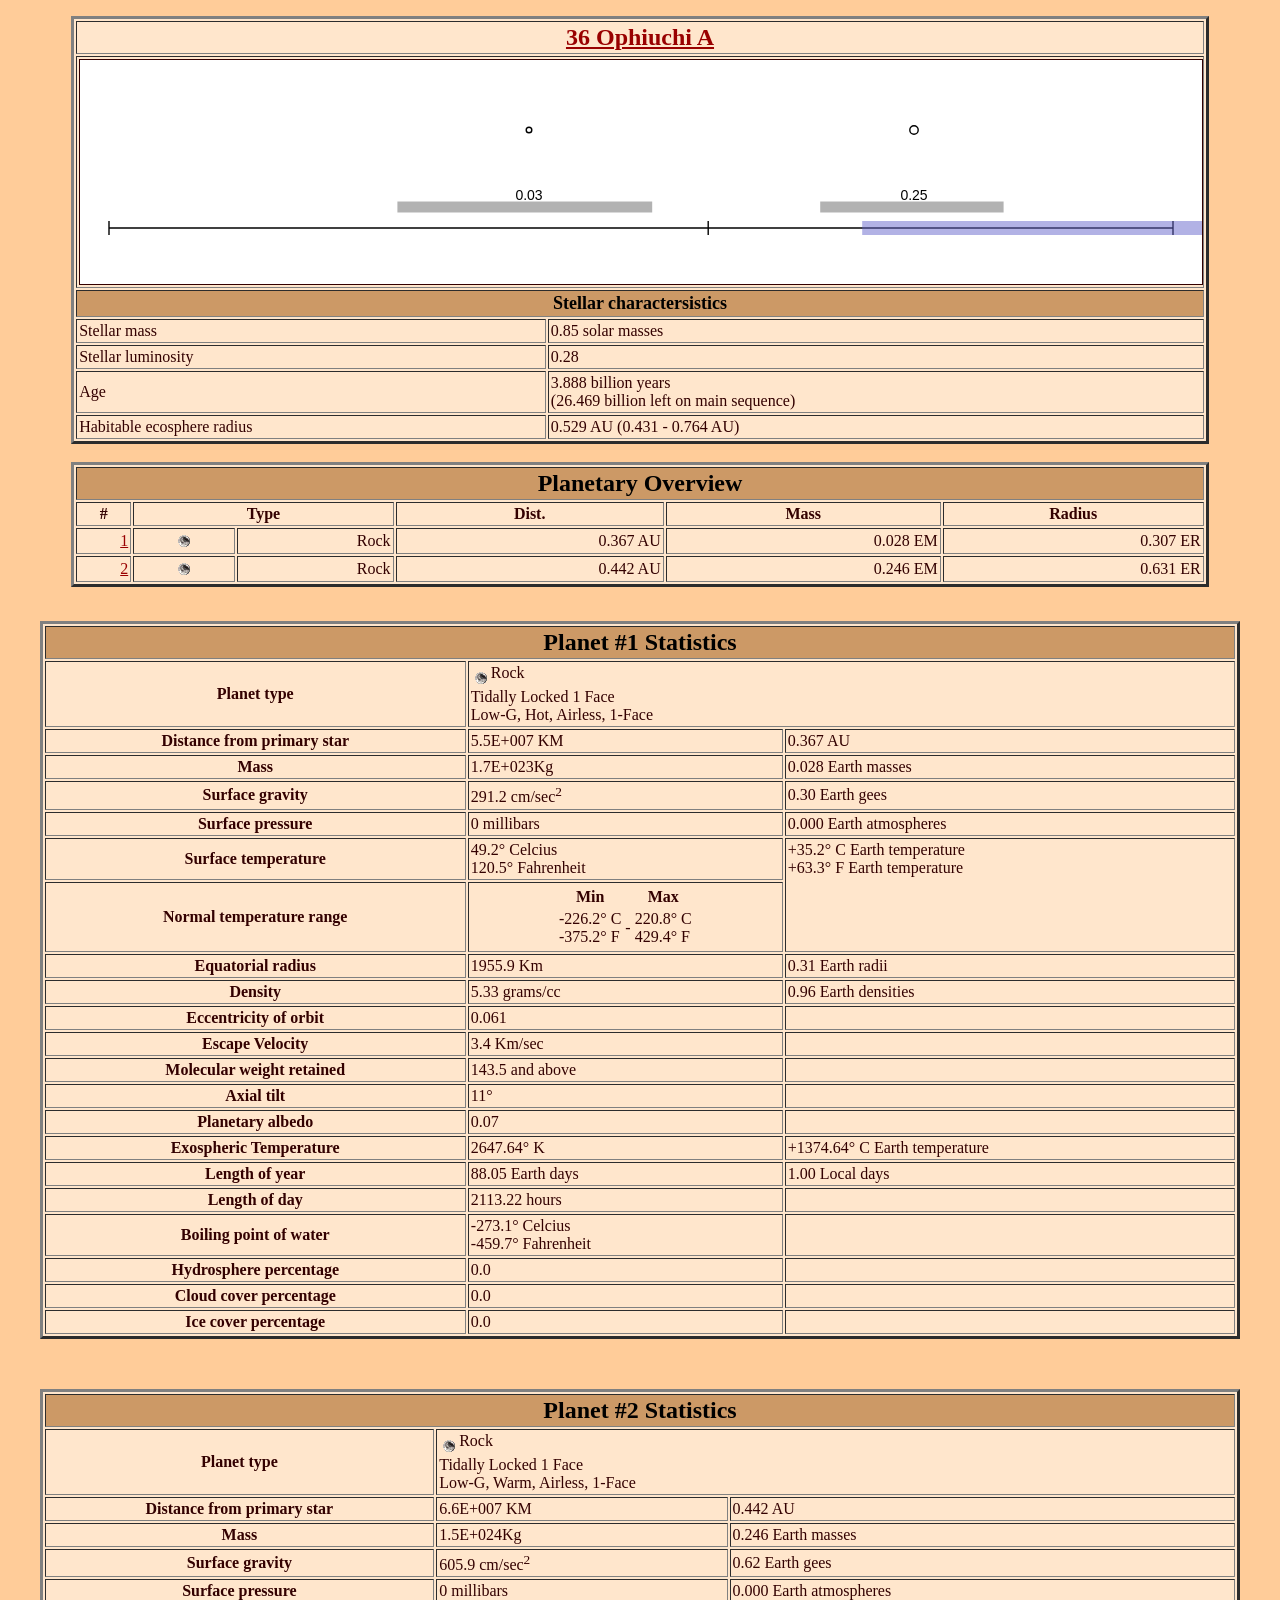
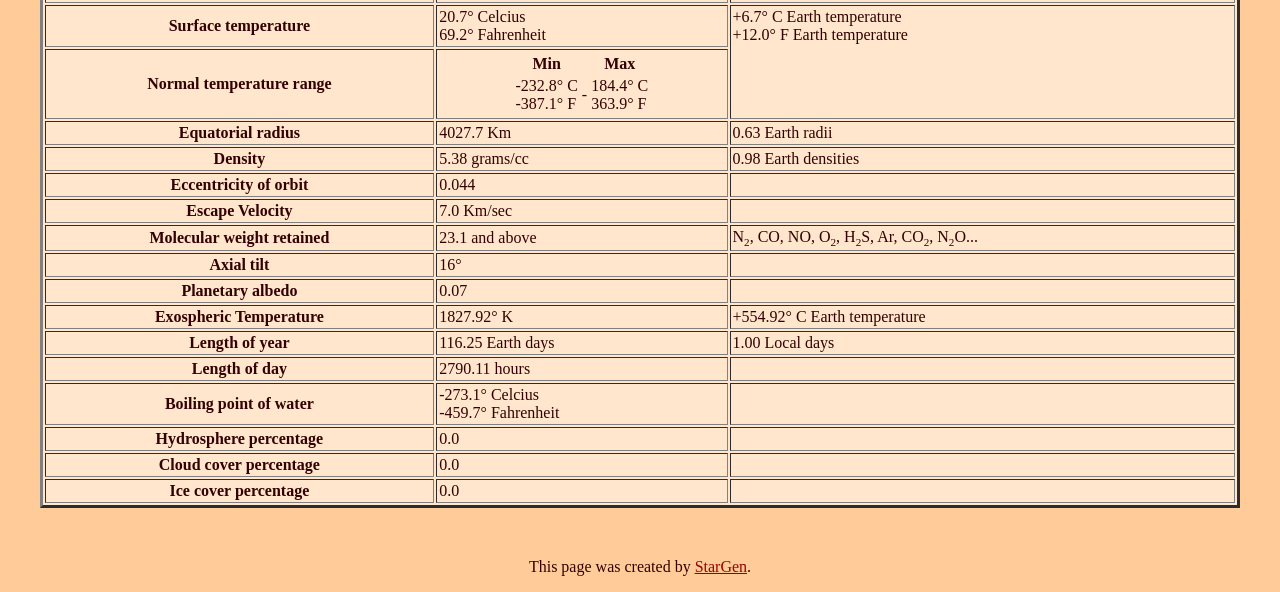
<file: frontier_beyond_sol/sistemi/html/36-Oph-27268.html>
<!DOCTYPE HTML PUBLIC "-//W3C//DTD HTML 4.01 Transitional//EN"
        "http://www.w3.org/TR/1999/REC-html401-19991224/loose.dtd">
<HTML>
<HEAD>
<meta http-equiv=content-type content='text/html; charset=utf-8'>
	<TITLE>System 27268 - 36 Ophiuchi A</TITLE>
	<META NAME='generator' CONTENT='StarGen.exe - $Revision: 1.34 $'>
</HEAD>
<BODY BGCOLOR='#FFCC99' TEXT='#330000' LINK='#990000' VLINK='#330000' ALINK='#FF0000'>



<P>

<TABLE BORDER=3 CELLSPACING=2 CELLPADDING=2 ALIGN=CENTER BGCOLOR='#FFE6CC' WIDTH='90%'>
<TR><TH COLSPAN=2 BGCOLOR='#FFE6CC' ALIGN=CENTER>
	<FONT SIZE='+2' COLOR='#000000'><A HREF='../html/36-Oph-27268.html'>36 Ophiuchi A</A></FONT></TH></TR>
<TR BGCOLOR='#FFE6CC'><TD COLSPAN=2>
<object data='../html/36-Oph-27268.svg' type='image/svg+xml'
        width='100%' height='100%' border=1 style='background-color:white;'>
<TABLE BORDER=0 CELLSPACING=0 CELLPADDING=3 BGCOLOR='#000000' WIDTH='100%'>
<TR><TD COLSPAN=4 BGCOLOR='#CC9966' ALIGN=CENTER>
	<FONT SIZE='+1'  COLOR='#000000'><B>2 Planets</B> </FONT>
	(<FONT SIZE='-1' COLOR='#000000'>size proportional to Sqrt(Radius)</FONT>)
</TD></TR>
<TR VALIGN=MIDDLE BGCOLOR='#000000'>
<TD BGCOLOR='#000000'><IMG ALT='Sun' SRC='../ref/Sun.gif' WIDTH=15 HEIGHT=63 BORDER=0></TD>
	<TD BGCOLOR='#000000' ALIGN=CENTER><A HREF='#1' TITLE='#1 - Rock: 0.03EM, 0.30g, 49.2&deg; Zone = 1'><IMG ALT='Rock' SRC='../ref/RockPlanet.gif' WIDTH=17 HEIGHT=17 BORDER=0></A></TD>
	<TD BGCOLOR='#000000' ALIGN=CENTER><A HREF='#2' TITLE='#2 - Rock: 0.25EM, 0.62g, 20.7&deg; Zone = 1'><IMG ALT='Rock' SRC='../ref/RockPlanet.gif' WIDTH=24 HEIGHT=24 BORDER=0></A></TD>
<TD BGCOLOR='#000000' ALIGN=RIGHT VALIGN=BOTTOM><A HREF='../ref/Key.html'><FONT SIZE='-3' COLOR='#FFE6CC'>See<BR>Key</FONT></A></TD>
</TR></TABLE>
</object>
</TD></TR>
<TR><TD COLSPAN=2 BGCOLOR='#CC9966' ALIGN=CENTER><FONT SIZE='+1' COLOR='#000000'><B>Stellar charactersistics</B></FONT></TD></TR>
<TR><TD>Stellar mass</TD>
	<TD>0.85 solar masses</TD></TR>
<TR><TD>Stellar luminosity</TD>
	<TD>0.28</TD></TR>
<TR><TD>Age</TD>
	<TD>3.888 billion years<BR>(26.469 billion left on main sequence)<BR><TR><TD>Habitable ecosphere radius</TD>
	<TD>0.529 AU (0.431 - 0.764 AU)</TD></TR>
</TABLE>
<BR CLEAR=ALL>

<TABLE BORDER=3 CELLSPACING=2 CELLPADDING=2 ALIGN=CENTER BGCOLOR='#FFE6CC' WIDTH='90%'>
<TR><TH COLSPAN=7 BGCOLOR='#CC9966' ALIGN=CENTER>
<FONT SIZE='+2' COLOR='#000000'>Planetary Overview</FONT></TH></TR>

<TR ALIGN=CENTER>
	<TH>#</TH><TH COLSPAN=3>Type</TH><TH>Dist.</TH><TH>Mass</TH><TH>Radius</TH>
</TR>
<TR ALIGN=RIGHT>
	<TD><A HREF='#1'>1</A></TD>
	<TD ALIGN=CENTER><IMG ALT='Rock' SRC='../ref/Rock.gif'></TD>
	<TD COLSPAN=2>Rock</TD>
	<TD>  0.367  AU</TD>
	<TD>   0.028 EM</TD>
	<TD>   0.307 ER</TD></TR>
<TR ALIGN=RIGHT>
	<TD><A HREF='#2'>2</A></TD>
	<TD ALIGN=CENTER><IMG ALT='Rock' SRC='../ref/Rock.gif'></TD>
	<TD COLSPAN=2>Rock</TD>
	<TD>  0.442  AU</TD>
	<TD>   0.246 EM</TD>
	<TD>   0.631 ER</TD></TR>
</TABLE>
<BR CLEAR=ALL>
<P>
<A NAME='1'></A><TABLE BORDER=3 CELLSPACING=2 CELLPADDING=2 ALIGN=CENTER BGCOLOR='#FFE6CC' WIDTH='95%'>
<COLGROUP SPAN=1 ALIGN=LEFT VALIGN=MIDDLE><COLGROUP SPAN=2 ALIGN=LEFT VALIGN=MIDDLE><TR><TH COLSPAN=3 BGCOLOR='#CC9966' ALIGN=CENTER>
<FONT SIZE='+2' COLOR='#000000'>Planet #1 Statistics</FONT></TH></TR>
<TR><TH>Planet type</TH><TD COLSPAN=2><IMG ALT='Rock' SRC='../ref/Rock.gif' ALIGN=MIDDLE WIDTH=20 HEIGHT=20>Rock<BR>Tidally Locked 1 Face
<BR>Low-G, Hot, Airless, 1-Face</TD></TR>
<TR><TH>Distance from primary star</TH><TD>5.5E+007 KM</TD><TD>0.367 AU</TD></TR>
<TR><TH>Mass</TH><TD>1.7E+023Kg</TD><TD>0.028 Earth masses<BR></TD></TR>
<TR><TH>Surface gravity</TH><TD>291.2 cm/sec<SUP>2</SUP></TD><TD>0.30 Earth gees</TD></TR>
<TR><TH>Surface pressure</TH><TD>    0 millibars</TD><TD>0.000 Earth atmospheres</TD></TR>
<TR><TH>Surface temperature</TH><TD> 49.2&deg; Celcius<BR>120.5&deg; Fahrenheit</TD><TD ROWSPAN=2 VALIGN=TOP>+35.2&deg; C Earth temperature<BR>+63.3&deg; F Earth temperature</TD></TR>
<TR><TH>Normal temperature range</TH><TD><CENTER><TABLE>
	<TR><TH>Min</TH><TH></TH><TH>Max</TH></TR>
	<TR><TD>-226.2&deg; C<BR>-375.2&deg; F</TD><TD> - </TD><TD>220.8&deg; C<BR>429.4&deg; F</TD></TR>
</TABLE></CENTER></TD></TR>
<TR><TH>Equatorial radius</TH><TD>1955.9 Km</TD><TD>0.31 Earth radii</TD></TR>
<TR><TH>Density</TH><TD>5.33 grams/cc</TD><TD>0.96 Earth densities</TD></TR>
<TR><TH>Eccentricity of orbit</TH><TD>0.061</TD><TD></TD></TR>
<TR><TH>Escape Velocity</TH><TD> 3.4 Km/sec</TD><TD></TD></TR>
<TR><TH>Molecular weight retained</TH><TD>143.5 and above</TD><TD></TD></TR>
<TR><TH>Axial tilt</TH><TD>11&deg;</TD><TD></TD></TR>
<TR><TH>Planetary albedo</TH><TD> 0.07</TD><TD></TD></TR>
<TR><TH>Exospheric Temperature</TH><TD>2647.64&deg; K</TD><TD>+1374.64&deg; C Earth temperature</TD></TR>
<TR><TH>Length of year</TH><TD>88.05 Earth days</TD><TD>1.00 Local days</TD></TR>
<TR><TH>Length of day</TH><TD>2113.22 hours</TD><TD></TD></TR>
<TR><TH>Boiling point of water</TH><TD>-273.1&deg; Celcius<BR>-459.7&deg; Fahrenheit</TD><TD></TD></TR>
<TR><TH>Hydrosphere percentage</TH><TD> 0.0</TD><TD></TD></TR>
<TR><TH>Cloud cover percentage</TH><TD> 0.0</TD><TD></TD></TR>
<TR><TH>Ice cover percentage</TH><TD> 0.0</TD><TD></TD></TR>
</TABLE>

<P>
<BR>

<P>
<A NAME='2'></A><TABLE BORDER=3 CELLSPACING=2 CELLPADDING=2 ALIGN=CENTER BGCOLOR='#FFE6CC' WIDTH='95%'>
<COLGROUP SPAN=1 ALIGN=LEFT VALIGN=MIDDLE><COLGROUP SPAN=2 ALIGN=LEFT VALIGN=MIDDLE><TR><TH COLSPAN=3 BGCOLOR='#CC9966' ALIGN=CENTER>
<FONT SIZE='+2' COLOR='#000000'>Planet #2 Statistics</FONT></TH></TR>
<TR><TH>Planet type</TH><TD COLSPAN=2><IMG ALT='Rock' SRC='../ref/Rock.gif' ALIGN=MIDDLE WIDTH=20 HEIGHT=20>Rock<BR>Tidally Locked 1 Face
<BR>Low-G, Warm, Airless, 1-Face</TD></TR>
<TR><TH>Distance from primary star</TH><TD>6.6E+007 KM</TD><TD>0.442 AU</TD></TR>
<TR><TH>Mass</TH><TD>1.5E+024Kg</TD><TD>0.246 Earth masses<BR></TD></TR>
<TR><TH>Surface gravity</TH><TD>605.9 cm/sec<SUP>2</SUP></TD><TD>0.62 Earth gees</TD></TR>
<TR><TH>Surface pressure</TH><TD>    0 millibars</TD><TD>0.000 Earth atmospheres</TD></TR>
<TR><TH>Surface temperature</TH><TD> 20.7&deg; Celcius<BR> 69.2&deg; Fahrenheit</TD><TD ROWSPAN=2 VALIGN=TOP>+6.7&deg; C Earth temperature<BR>+12.0&deg; F Earth temperature</TD></TR>
<TR><TH>Normal temperature range</TH><TD><CENTER><TABLE>
	<TR><TH>Min</TH><TH></TH><TH>Max</TH></TR>
	<TR><TD>-232.8&deg; C<BR>-387.1&deg; F</TD><TD> - </TD><TD>184.4&deg; C<BR>363.9&deg; F</TD></TR>
</TABLE></CENTER></TD></TR>
<TR><TH>Equatorial radius</TH><TD>4027.7 Km</TD><TD>0.63 Earth radii</TD></TR>
<TR><TH>Density</TH><TD>5.38 grams/cc</TD><TD>0.98 Earth densities</TD></TR>
<TR><TH>Eccentricity of orbit</TH><TD>0.044</TD><TD></TD></TR>
<TR><TH>Escape Velocity</TH><TD> 7.0 Km/sec</TD><TD></TD></TR>
<TR><TH>Molecular weight retained</TH><TD>23.1 and above</TD><TD>N<SUB><SMALL>2</SMALL></SUB>, CO, NO, O<SUB><SMALL>2</SMALL></SUB>, H<SUB><SMALL>2</SMALL></SUB>S, Ar, CO<SUB><SMALL>2</SMALL></SUB>, N<SUB><SMALL>2</SMALL></SUB>O...</TD></TR>
<TR><TH>Axial tilt</TH><TD>16&deg;</TD><TD></TD></TR>
<TR><TH>Planetary albedo</TH><TD> 0.07</TD><TD></TD></TR>
<TR><TH>Exospheric Temperature</TH><TD>1827.92&deg; K</TD><TD>+554.92&deg; C Earth temperature</TD></TR>
<TR><TH>Length of year</TH><TD>116.25 Earth days</TD><TD>1.00 Local days</TD></TR>
<TR><TH>Length of day</TH><TD>2790.11 hours</TD><TD></TD></TR>
<TR><TH>Boiling point of water</TH><TD>-273.1&deg; Celcius<BR>-459.7&deg; Fahrenheit</TD><TD></TD></TR>
<TR><TH>Hydrosphere percentage</TH><TD> 0.0</TD><TD></TD></TR>
<TR><TH>Cloud cover percentage</TH><TD> 0.0</TD><TD></TD></TR>
<TR><TH>Ice cover percentage</TH><TD> 0.0</TD><TD></TD></TR>
</TABLE>

<P>
<BR>

<P>

<CENTER>
This page was created by <A HREF='http://www.eldacur.com/~brons/NerdCorner/StarGen/StarGen.html'>StarGen</A>.
</CENTER>
<P>

</BODY>
</HTML>
</file>
<file: site_libs/quarto-html/tippy.css>
.tippy-box[data-animation=fade][data-state=hidden]{opacity:0}[data-tippy-root]{max-width:calc(100vw - 10px)}.tippy-box{position:relative;background-color:#333;color:#fff;border-radius:4px;font-size:14px;line-height:1.4;white-space:normal;outline:0;transition-property:transform,visibility,opacity}.tippy-box[data-placement^=top]>.tippy-arrow{bottom:0}.tippy-box[data-placement^=top]>.tippy-arrow:before{bottom:-7px;left:0;border-width:8px 8px 0;border-top-color:initial;transform-origin:center top}.tippy-box[data-placement^=bottom]>.tippy-arrow{top:0}.tippy-box[data-placement^=bottom]>.tippy-arrow:before{top:-7px;left:0;border-width:0 8px 8px;border-bottom-color:initial;transform-origin:center bottom}.tippy-box[data-placement^=left]>.tippy-arrow{right:0}.tippy-box[data-placement^=left]>.tippy-arrow:before{border-width:8px 0 8px 8px;border-left-color:initial;right:-7px;transform-origin:center left}.tippy-box[data-placement^=right]>.tippy-arrow{left:0}.tippy-box[data-placement^=right]>.tippy-arrow:before{left:-7px;border-width:8px 8px 8px 0;border-right-color:initial;transform-origin:center right}.tippy-box[data-inertia][data-state=visible]{transition-timing-function:cubic-bezier(.54,1.5,.38,1.11)}.tippy-arrow{width:16px;height:16px;color:#333}.tippy-arrow:before{content:"";position:absolute;border-color:transparent;border-style:solid}.tippy-content{position:relative;padding:5px 9px;z-index:1}
</file>
<file: site_libs/quarto-html/quarto-syntax-highlighting-64a204ab8560d761af7679ceaba22944.css>
/* quarto syntax highlight colors */
:root {
  --quarto-hl-ot-color: #003B4F;
  --quarto-hl-at-color: #657422;
  --quarto-hl-ss-color: #20794D;
  --quarto-hl-an-color: #5E5E5E;
  --quarto-hl-fu-color: #4758AB;
  --quarto-hl-st-color: #20794D;
  --quarto-hl-cf-color: #003B4F;
  --quarto-hl-op-color: #5E5E5E;
  --quarto-hl-er-color: #AD0000;
  --quarto-hl-bn-color: #AD0000;
  --quarto-hl-al-color: #AD0000;
  --quarto-hl-va-color: #111111;
  --quarto-hl-bu-color: inherit;
  --quarto-hl-ex-color: inherit;
  --quarto-hl-pp-color: #AD0000;
  --quarto-hl-in-color: #5E5E5E;
  --quarto-hl-vs-color: #20794D;
  --quarto-hl-wa-color: #5E5E5E;
  --quarto-hl-do-color: #5E5E5E;
  --quarto-hl-im-color: #00769E;
  --quarto-hl-ch-color: #20794D;
  --quarto-hl-dt-color: #AD0000;
  --quarto-hl-fl-color: #AD0000;
  --quarto-hl-co-color: #5E5E5E;
  --quarto-hl-cv-color: #5E5E5E;
  --quarto-hl-cn-color: #8f5902;
  --quarto-hl-sc-color: #5E5E5E;
  --quarto-hl-dv-color: #AD0000;
  --quarto-hl-kw-color: #003B4F;
}

/* other quarto variables */
:root {
  --quarto-font-monospace: SFMono-Regular, Menlo, Monaco, Consolas, "Liberation Mono", "Courier New", monospace;
}

/* syntax highlight based on Pandoc's rules */
pre > code.sourceCode > span {
  color: #003B4F;
}

code.sourceCode > span {
  color: #003B4F;
}

div.sourceCode,
div.sourceCode pre.sourceCode {
  color: #003B4F;
}

/* Normal */
code span {
  color: #003B4F;
}

/* Alert */
code span.al {
  color: #AD0000;
  font-style: inherit;
}

/* Annotation */
code span.an {
  color: #5E5E5E;
  font-style: inherit;
}

/* Attribute */
code span.at {
  color: #657422;
  font-style: inherit;
}

/* BaseN */
code span.bn {
  color: #AD0000;
  font-style: inherit;
}

/* BuiltIn */
code span.bu {
  font-style: inherit;
}

/* ControlFlow */
code span.cf {
  color: #003B4F;
  font-weight: bold;
  font-style: inherit;
}

/* Char */
code span.ch {
  color: #20794D;
  font-style: inherit;
}

/* Constant */
code span.cn {
  color: #8f5902;
  font-style: inherit;
}

/* Comment */
code span.co {
  color: #5E5E5E;
  font-style: inherit;
}

/* CommentVar */
code span.cv {
  color: #5E5E5E;
  font-style: italic;
}

/* Documentation */
code span.do {
  color: #5E5E5E;
  font-style: italic;
}

/* DataType */
code span.dt {
  color: #AD0000;
  font-style: inherit;
}

/* DecVal */
code span.dv {
  color: #AD0000;
  font-style: inherit;
}

/* Error */
code span.er {
  color: #AD0000;
  font-style: inherit;
}

/* Extension */
code span.ex {
  font-style: inherit;
}

/* Float */
code span.fl {
  color: #AD0000;
  font-style: inherit;
}

/* Function */
code span.fu {
  color: #4758AB;
  font-style: inherit;
}

/* Import */
code span.im {
  color: #00769E;
  font-style: inherit;
}

/* Information */
code span.in {
  color: #5E5E5E;
  font-style: inherit;
}

/* Keyword */
code span.kw {
  color: #003B4F;
  font-weight: bold;
  font-style: inherit;
}

/* Operator */
code span.op {
  color: #5E5E5E;
  font-style: inherit;
}

/* Other */
code span.ot {
  color: #003B4F;
  font-style: inherit;
}

/* Preprocessor */
code span.pp {
  color: #AD0000;
  font-style: inherit;
}

/* SpecialChar */
code span.sc {
  color: #5E5E5E;
  font-style: inherit;
}

/* SpecialString */
code span.ss {
  color: #20794D;
  font-style: inherit;
}

/* String */
code span.st {
  color: #20794D;
  font-style: inherit;
}

/* Variable */
code span.va {
  color: #111111;
  font-style: inherit;
}

/* VerbatimString */
code span.vs {
  color: #20794D;
  font-style: inherit;
}

/* Warning */
code span.wa {
  color: #5E5E5E;
  font-style: italic;
}

.prevent-inlining {
  content: "</";
}

/*# sourceMappingURL=9d8d5bb603a83b8298b89080a598c93b.css.map */
</file>
<file: site_libs/quarto-html/quarto-syntax-highlighting-dark-b85bc7c33db8c58e0ec93c3465666fed.css>
/* quarto syntax highlight colors */
:root {
  --quarto-hl-al-color: #f07178;
  --quarto-hl-an-color: #d4d0ab;
  --quarto-hl-at-color: #00e0e0;
  --quarto-hl-bn-color: #d4d0ab;
  --quarto-hl-bu-color: #abe338;
  --quarto-hl-ch-color: #abe338;
  --quarto-hl-co-color: #f8f8f2;
  --quarto-hl-cv-color: #ffd700;
  --quarto-hl-cn-color: #ffd700;
  --quarto-hl-cf-color: #ffa07a;
  --quarto-hl-dt-color: #ffa07a;
  --quarto-hl-dv-color: #d4d0ab;
  --quarto-hl-do-color: #f8f8f2;
  --quarto-hl-er-color: #f07178;
  --quarto-hl-ex-color: #00e0e0;
  --quarto-hl-fl-color: #d4d0ab;
  --quarto-hl-fu-color: #ffa07a;
  --quarto-hl-im-color: #abe338;
  --quarto-hl-in-color: #d4d0ab;
  --quarto-hl-kw-color: #ffa07a;
  --quarto-hl-op-color: #ffa07a;
  --quarto-hl-ot-color: #00e0e0;
  --quarto-hl-pp-color: #dcc6e0;
  --quarto-hl-re-color: #00e0e0;
  --quarto-hl-sc-color: #abe338;
  --quarto-hl-ss-color: #abe338;
  --quarto-hl-st-color: #abe338;
  --quarto-hl-va-color: #00e0e0;
  --quarto-hl-vs-color: #abe338;
  --quarto-hl-wa-color: #dcc6e0;
}

/* other quarto variables */
:root {
  --quarto-font-monospace: SFMono-Regular, Menlo, Monaco, Consolas, "Liberation Mono", "Courier New", monospace;
}

/* syntax highlight based on Pandoc's rules */
pre > code.sourceCode > span {
  color: #f8f8f2;
}

code.sourceCode > span {
  color: #f8f8f2;
}

div.sourceCode,
div.sourceCode pre.sourceCode {
  color: #f8f8f2;
}

/* Normal */
code span {
  color: #f8f8f2;
}

/* Alert */
code span.al {
  color: #f07178;
}

/* Annotation */
code span.an {
  color: #d4d0ab;
}

/* Attribute */
code span.at {
  color: #00e0e0;
}

/* BaseN */
code span.bn {
  color: #d4d0ab;
}

/* BuiltIn */
code span.bu {
  color: #abe338;
}

/* ControlFlow */
code span.cf {
  font-weight: bold;
  color: #ffa07a;
}

/* Char */
code span.ch {
  color: #abe338;
}

/* Constant */
code span.cn {
  color: #ffd700;
}

/* Comment */
code span.co {
  font-style: italic;
  color: #f8f8f2;
}

/* CommentVar */
code span.cv {
  color: #ffd700;
}

/* Documentation */
code span.do {
  color: #f8f8f2;
}

/* DataType */
code span.dt {
  color: #ffa07a;
}

/* DecVal */
code span.dv {
  color: #d4d0ab;
}

/* Error */
code span.er {
  color: #f07178;
  text-decoration: underline;
}

/* Extension */
code span.ex {
  font-weight: bold;
  color: #00e0e0;
}

/* Float */
code span.fl {
  color: #d4d0ab;
}

/* Function */
code span.fu {
  color: #ffa07a;
}

/* Import */
code span.im {
  color: #abe338;
}

/* Information */
code span.in {
  color: #d4d0ab;
}

/* Keyword */
code span.kw {
  font-weight: bold;
  color: #ffa07a;
}

/* Operator */
code span.op {
  color: #ffa07a;
}

/* Other */
code span.ot {
  color: #00e0e0;
}

/* Preprocessor */
code span.pp {
  color: #dcc6e0;
}

/* RegionMarker */
code span.re {
  background-color: #f8f8f2;
  color: #00e0e0;
}

/* SpecialChar */
code span.sc {
  color: #abe338;
}

/* SpecialString */
code span.ss {
  color: #abe338;
}

/* String */
code span.st {
  color: #abe338;
}

/* Variable */
code span.va {
  color: #00e0e0;
}

/* VerbatimString */
code span.vs {
  color: #abe338;
}

/* Warning */
code span.wa {
  color: #dcc6e0;
}

.prevent-inlining {
  content: "</";
}

/*# sourceMappingURL=4ed8f1090dec6531da29ab00902aa718.css.map */
</file>
